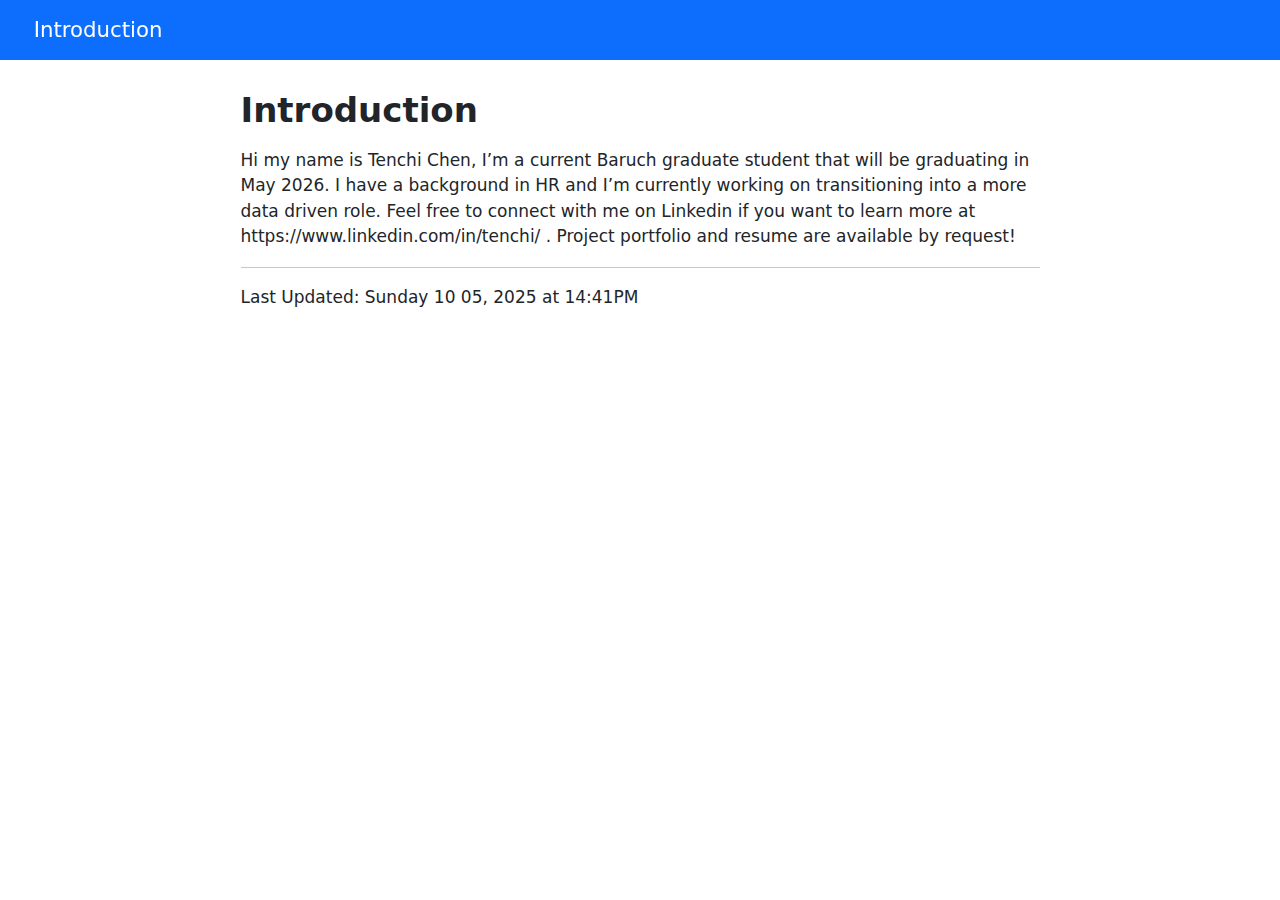
<file: docs/index.html>
<!DOCTYPE html>
<html xmlns="http://www.w3.org/1999/xhtml" lang="en" xml:lang="en"><head>

<meta charset="utf-8">
<meta name="generator" content="quarto-1.8.21">

<meta name="viewport" content="width=device-width, initial-scale=1.0, user-scalable=yes">


<title>Introduction</title>
<style>
code{white-space: pre-wrap;}
span.smallcaps{font-variant: small-caps;}
div.columns{display: flex; gap: min(4vw, 1.5em);}
div.column{flex: auto; overflow-x: auto;}
div.hanging-indent{margin-left: 1.5em; text-indent: -1.5em;}
ul.task-list{list-style: none;}
ul.task-list li input[type="checkbox"] {
  width: 0.8em;
  margin: 0 0.8em 0.2em -1em; /* quarto-specific, see https://github.com/quarto-dev/quarto-cli/issues/4556 */ 
  vertical-align: middle;
}
</style>


<script src="site_libs/quarto-nav/quarto-nav.js"></script>
<script src="site_libs/quarto-nav/headroom.min.js"></script>
<script src="site_libs/clipboard/clipboard.min.js"></script>
<script src="site_libs/quarto-search/autocomplete.umd.js"></script>
<script src="site_libs/quarto-search/fuse.min.js"></script>
<script src="site_libs/quarto-search/quarto-search.js"></script>
<meta name="quarto:offset" content="./">
<script src="site_libs/quarto-html/quarto.js" type="module"></script>
<script src="site_libs/quarto-html/tabsets/tabsets.js" type="module"></script>
<script src="site_libs/quarto-html/axe/axe-check.js" type="module"></script>
<script src="site_libs/quarto-html/popper.min.js"></script>
<script src="site_libs/quarto-html/tippy.umd.min.js"></script>
<script src="site_libs/quarto-html/anchor.min.js"></script>
<link href="site_libs/quarto-html/tippy.css" rel="stylesheet">
<link href="site_libs/quarto-html/quarto-syntax-highlighting-ea1d7ac60288e0f1efdbc993fd8432ae.css" rel="stylesheet" id="quarto-text-highlighting-styles">
<script src="site_libs/bootstrap/bootstrap.min.js"></script>
<link href="site_libs/bootstrap/bootstrap-icons.css" rel="stylesheet">
<link href="site_libs/bootstrap/bootstrap-dec27a635df3619fee3abd01ce5a42f4.min.css" rel="stylesheet" append-hash="true" id="quarto-bootstrap" data-mode="light">
<script id="quarto-search-options" type="application/json">{
  "location": "navbar",
  "copy-button": false,
  "collapse-after": 3,
  "panel-placement": "end",
  "type": "overlay",
  "limit": 50,
  "keyboard-shortcut": [
    "f",
    "/",
    "s"
  ],
  "show-item-context": false,
  "language": {
    "search-no-results-text": "No results",
    "search-matching-documents-text": "matching documents",
    "search-copy-link-title": "Copy link to search",
    "search-hide-matches-text": "Hide additional matches",
    "search-more-match-text": "more match in this document",
    "search-more-matches-text": "more matches in this document",
    "search-clear-button-title": "Clear",
    "search-text-placeholder": "",
    "search-detached-cancel-button-title": "Cancel",
    "search-submit-button-title": "Submit",
    "search-label": "Search"
  }
}</script>


</head>

<body class="nav-fixed fullcontent quarto-light">

<div id="quarto-search-results"></div>
  <header id="quarto-header" class="headroom fixed-top">
    <nav class="navbar navbar-expand-lg " data-bs-theme="dark">
      <div class="navbar-container container-fluid">
      <div class="navbar-brand-container mx-auto">
    <a href="./index.html" class="navbar-brand navbar-brand-logo">
    </a>
    <a class="navbar-brand" href="./index.html">
    <span class="navbar-title">Introduction</span>
    </a>
  </div>
        <div class="quarto-navbar-tools tools-end">
</div>
      </div> <!-- /container-fluid -->
    </nav>
</header>
<!-- content -->
<div id="quarto-content" class="quarto-container page-columns page-rows-contents page-layout-article page-navbar">
<!-- sidebar -->
<!-- margin-sidebar -->
    
<!-- main -->
<main class="content" id="quarto-document-content">

<header id="title-block-header" class="quarto-title-block default">
<div class="quarto-title">
<h1 class="title">Introduction</h1>
</div>



<div class="quarto-title-meta">

    
  
    
  </div>
  


</header>


<p>Hi my name is Tenchi Chen, I’m a current Baruch graduate student that will be graduating in May 2026. I have a background in HR and I’m currently working on transitioning into a more data driven role. Feel free to connect with me on Linkedin if you want to learn more at https://www.linkedin.com/in/tenchi/ . Project portfolio and resume are available by request!</p>
<hr>
<p>Last Updated: Sunday 10 05, 2025 at 14:41PM</p>



</main> <!-- /main -->
<script id="quarto-html-after-body" type="application/javascript">
  window.document.addEventListener("DOMContentLoaded", function (event) {
    const icon = "";
    const anchorJS = new window.AnchorJS();
    anchorJS.options = {
      placement: 'right',
      icon: icon
    };
    anchorJS.add('.anchored');
    const isCodeAnnotation = (el) => {
      for (const clz of el.classList) {
        if (clz.startsWith('code-annotation-')) {                     
          return true;
        }
      }
      return false;
    }
    const onCopySuccess = function(e) {
      // button target
      const button = e.trigger;
      // don't keep focus
      button.blur();
      // flash "checked"
      button.classList.add('code-copy-button-checked');
      var currentTitle = button.getAttribute("title");
      button.setAttribute("title", "Copied!");
      let tooltip;
      if (window.bootstrap) {
        button.setAttribute("data-bs-toggle", "tooltip");
        button.setAttribute("data-bs-placement", "left");
        button.setAttribute("data-bs-title", "Copied!");
        tooltip = new bootstrap.Tooltip(button, 
          { trigger: "manual", 
            customClass: "code-copy-button-tooltip",
            offset: [0, -8]});
        tooltip.show();    
      }
      setTimeout(function() {
        if (tooltip) {
          tooltip.hide();
          button.removeAttribute("data-bs-title");
          button.removeAttribute("data-bs-toggle");
          button.removeAttribute("data-bs-placement");
        }
        button.setAttribute("title", currentTitle);
        button.classList.remove('code-copy-button-checked');
      }, 1000);
      // clear code selection
      e.clearSelection();
    }
    const getTextToCopy = function(trigger) {
        const codeEl = trigger.previousElementSibling.cloneNode(true);
        for (const childEl of codeEl.children) {
          if (isCodeAnnotation(childEl)) {
            childEl.remove();
          }
        }
        return codeEl.innerText;
    }
    const clipboard = new window.ClipboardJS('.code-copy-button:not([data-in-quarto-modal])', {
      text: getTextToCopy
    });
    clipboard.on('success', onCopySuccess);
    if (window.document.getElementById('quarto-embedded-source-code-modal')) {
      const clipboardModal = new window.ClipboardJS('.code-copy-button[data-in-quarto-modal]', {
        text: getTextToCopy,
        container: window.document.getElementById('quarto-embedded-source-code-modal')
      });
      clipboardModal.on('success', onCopySuccess);
    }
      var localhostRegex = new RegExp(/^(?:http|https):\/\/localhost\:?[0-9]*\//);
      var mailtoRegex = new RegExp(/^mailto:/);
        var filterRegex = new RegExp("https:\/\/chentenchi\.github\.io\/STA9750-2025-FALL\/");
      var isInternal = (href) => {
          return filterRegex.test(href) || localhostRegex.test(href) || mailtoRegex.test(href);
      }
      // Inspect non-navigation links and adorn them if external
     var links = window.document.querySelectorAll('a[href]:not(.nav-link):not(.navbar-brand):not(.toc-action):not(.sidebar-link):not(.sidebar-item-toggle):not(.pagination-link):not(.no-external):not([aria-hidden]):not(.dropdown-item):not(.quarto-navigation-tool):not(.about-link)');
      for (var i=0; i<links.length; i++) {
        const link = links[i];
        if (!isInternal(link.href)) {
          // undo the damage that might have been done by quarto-nav.js in the case of
          // links that we want to consider external
          if (link.dataset.originalHref !== undefined) {
            link.href = link.dataset.originalHref;
          }
        }
      }
    function tippyHover(el, contentFn, onTriggerFn, onUntriggerFn) {
      const config = {
        allowHTML: true,
        maxWidth: 500,
        delay: 100,
        arrow: false,
        appendTo: function(el) {
            return el.parentElement;
        },
        interactive: true,
        interactiveBorder: 10,
        theme: 'quarto',
        placement: 'bottom-start',
      };
      if (contentFn) {
        config.content = contentFn;
      }
      if (onTriggerFn) {
        config.onTrigger = onTriggerFn;
      }
      if (onUntriggerFn) {
        config.onUntrigger = onUntriggerFn;
      }
      window.tippy(el, config); 
    }
    const noterefs = window.document.querySelectorAll('a[role="doc-noteref"]');
    for (var i=0; i<noterefs.length; i++) {
      const ref = noterefs[i];
      tippyHover(ref, function() {
        // use id or data attribute instead here
        let href = ref.getAttribute('data-footnote-href') || ref.getAttribute('href');
        try { href = new URL(href).hash; } catch {}
        const id = href.replace(/^#\/?/, "");
        const note = window.document.getElementById(id);
        if (note) {
          return note.innerHTML;
        } else {
          return "";
        }
      });
    }
    const xrefs = window.document.querySelectorAll('a.quarto-xref');
    const processXRef = (id, note) => {
      // Strip column container classes
      const stripColumnClz = (el) => {
        el.classList.remove("page-full", "page-columns");
        if (el.children) {
          for (const child of el.children) {
            stripColumnClz(child);
          }
        }
      }
      stripColumnClz(note)
      if (id === null || id.startsWith('sec-')) {
        // Special case sections, only their first couple elements
        const container = document.createElement("div");
        if (note.children && note.children.length > 2) {
          container.appendChild(note.children[0].cloneNode(true));
          for (let i = 1; i < note.children.length; i++) {
            const child = note.children[i];
            if (child.tagName === "P" && child.innerText === "") {
              continue;
            } else {
              container.appendChild(child.cloneNode(true));
              break;
            }
          }
          if (window.Quarto?.typesetMath) {
            window.Quarto.typesetMath(container);
          }
          return container.innerHTML
        } else {
          if (window.Quarto?.typesetMath) {
            window.Quarto.typesetMath(note);
          }
          return note.innerHTML;
        }
      } else {
        // Remove any anchor links if they are present
        const anchorLink = note.querySelector('a.anchorjs-link');
        if (anchorLink) {
          anchorLink.remove();
        }
        if (window.Quarto?.typesetMath) {
          window.Quarto.typesetMath(note);
        }
        if (note.classList.contains("callout")) {
          return note.outerHTML;
        } else {
          return note.innerHTML;
        }
      }
    }
    for (var i=0; i<xrefs.length; i++) {
      const xref = xrefs[i];
      tippyHover(xref, undefined, function(instance) {
        instance.disable();
        let url = xref.getAttribute('href');
        let hash = undefined; 
        if (url.startsWith('#')) {
          hash = url;
        } else {
          try { hash = new URL(url).hash; } catch {}
        }
        if (hash) {
          const id = hash.replace(/^#\/?/, "");
          const note = window.document.getElementById(id);
          if (note !== null) {
            try {
              const html = processXRef(id, note.cloneNode(true));
              instance.setContent(html);
            } finally {
              instance.enable();
              instance.show();
            }
          } else {
            // See if we can fetch this
            fetch(url.split('#')[0])
            .then(res => res.text())
            .then(html => {
              const parser = new DOMParser();
              const htmlDoc = parser.parseFromString(html, "text/html");
              const note = htmlDoc.getElementById(id);
              if (note !== null) {
                const html = processXRef(id, note);
                instance.setContent(html);
              } 
            }).finally(() => {
              instance.enable();
              instance.show();
            });
          }
        } else {
          // See if we can fetch a full url (with no hash to target)
          // This is a special case and we should probably do some content thinning / targeting
          fetch(url)
          .then(res => res.text())
          .then(html => {
            const parser = new DOMParser();
            const htmlDoc = parser.parseFromString(html, "text/html");
            const note = htmlDoc.querySelector('main.content');
            if (note !== null) {
              // This should only happen for chapter cross references
              // (since there is no id in the URL)
              // remove the first header
              if (note.children.length > 0 && note.children[0].tagName === "HEADER") {
                note.children[0].remove();
              }
              const html = processXRef(null, note);
              instance.setContent(html);
            } 
          }).finally(() => {
            instance.enable();
            instance.show();
          });
        }
      }, function(instance) {
      });
    }
        let selectedAnnoteEl;
        const selectorForAnnotation = ( cell, annotation) => {
          let cellAttr = 'data-code-cell="' + cell + '"';
          let lineAttr = 'data-code-annotation="' +  annotation + '"';
          const selector = 'span[' + cellAttr + '][' + lineAttr + ']';
          return selector;
        }
        const selectCodeLines = (annoteEl) => {
          const doc = window.document;
          const targetCell = annoteEl.getAttribute("data-target-cell");
          const targetAnnotation = annoteEl.getAttribute("data-target-annotation");
          const annoteSpan = window.document.querySelector(selectorForAnnotation(targetCell, targetAnnotation));
          const lines = annoteSpan.getAttribute("data-code-lines").split(",");
          const lineIds = lines.map((line) => {
            return targetCell + "-" + line;
          })
          let top = null;
          let height = null;
          let parent = null;
          if (lineIds.length > 0) {
              //compute the position of the single el (top and bottom and make a div)
              const el = window.document.getElementById(lineIds[0]);
              top = el.offsetTop;
              height = el.offsetHeight;
              parent = el.parentElement.parentElement;
            if (lineIds.length > 1) {
              const lastEl = window.document.getElementById(lineIds[lineIds.length - 1]);
              const bottom = lastEl.offsetTop + lastEl.offsetHeight;
              height = bottom - top;
            }
            if (top !== null && height !== null && parent !== null) {
              // cook up a div (if necessary) and position it 
              let div = window.document.getElementById("code-annotation-line-highlight");
              if (div === null) {
                div = window.document.createElement("div");
                div.setAttribute("id", "code-annotation-line-highlight");
                div.style.position = 'absolute';
                parent.appendChild(div);
              }
              div.style.top = top - 2 + "px";
              div.style.height = height + 4 + "px";
              div.style.left = 0;
              let gutterDiv = window.document.getElementById("code-annotation-line-highlight-gutter");
              if (gutterDiv === null) {
                gutterDiv = window.document.createElement("div");
                gutterDiv.setAttribute("id", "code-annotation-line-highlight-gutter");
                gutterDiv.style.position = 'absolute';
                const codeCell = window.document.getElementById(targetCell);
                const gutter = codeCell.querySelector('.code-annotation-gutter');
                gutter.appendChild(gutterDiv);
              }
              gutterDiv.style.top = top - 2 + "px";
              gutterDiv.style.height = height + 4 + "px";
            }
            selectedAnnoteEl = annoteEl;
          }
        };
        const unselectCodeLines = () => {
          const elementsIds = ["code-annotation-line-highlight", "code-annotation-line-highlight-gutter"];
          elementsIds.forEach((elId) => {
            const div = window.document.getElementById(elId);
            if (div) {
              div.remove();
            }
          });
          selectedAnnoteEl = undefined;
        };
          // Handle positioning of the toggle
      window.addEventListener(
        "resize",
        throttle(() => {
          elRect = undefined;
          if (selectedAnnoteEl) {
            selectCodeLines(selectedAnnoteEl);
          }
        }, 10)
      );
      function throttle(fn, ms) {
      let throttle = false;
      let timer;
        return (...args) => {
          if(!throttle) { // first call gets through
              fn.apply(this, args);
              throttle = true;
          } else { // all the others get throttled
              if(timer) clearTimeout(timer); // cancel #2
              timer = setTimeout(() => {
                fn.apply(this, args);
                timer = throttle = false;
              }, ms);
          }
        };
      }
        // Attach click handler to the DT
        const annoteDls = window.document.querySelectorAll('dt[data-target-cell]');
        for (const annoteDlNode of annoteDls) {
          annoteDlNode.addEventListener('click', (event) => {
            const clickedEl = event.target;
            if (clickedEl !== selectedAnnoteEl) {
              unselectCodeLines();
              const activeEl = window.document.querySelector('dt[data-target-cell].code-annotation-active');
              if (activeEl) {
                activeEl.classList.remove('code-annotation-active');
              }
              selectCodeLines(clickedEl);
              clickedEl.classList.add('code-annotation-active');
            } else {
              // Unselect the line
              unselectCodeLines();
              clickedEl.classList.remove('code-annotation-active');
            }
          });
        }
    const findCites = (el) => {
      const parentEl = el.parentElement;
      if (parentEl) {
        const cites = parentEl.dataset.cites;
        if (cites) {
          return {
            el,
            cites: cites.split(' ')
          };
        } else {
          return findCites(el.parentElement)
        }
      } else {
        return undefined;
      }
    };
    var bibliorefs = window.document.querySelectorAll('a[role="doc-biblioref"]');
    for (var i=0; i<bibliorefs.length; i++) {
      const ref = bibliorefs[i];
      const citeInfo = findCites(ref);
      if (citeInfo) {
        tippyHover(citeInfo.el, function() {
          var popup = window.document.createElement('div');
          citeInfo.cites.forEach(function(cite) {
            var citeDiv = window.document.createElement('div');
            citeDiv.classList.add('hanging-indent');
            citeDiv.classList.add('csl-entry');
            var biblioDiv = window.document.getElementById('ref-' + cite);
            if (biblioDiv) {
              citeDiv.innerHTML = biblioDiv.innerHTML;
            }
            popup.appendChild(citeDiv);
          });
          return popup.innerHTML;
        });
      }
    }
  });
  </script>
</div> <!-- /content -->




</body></html>
</file>
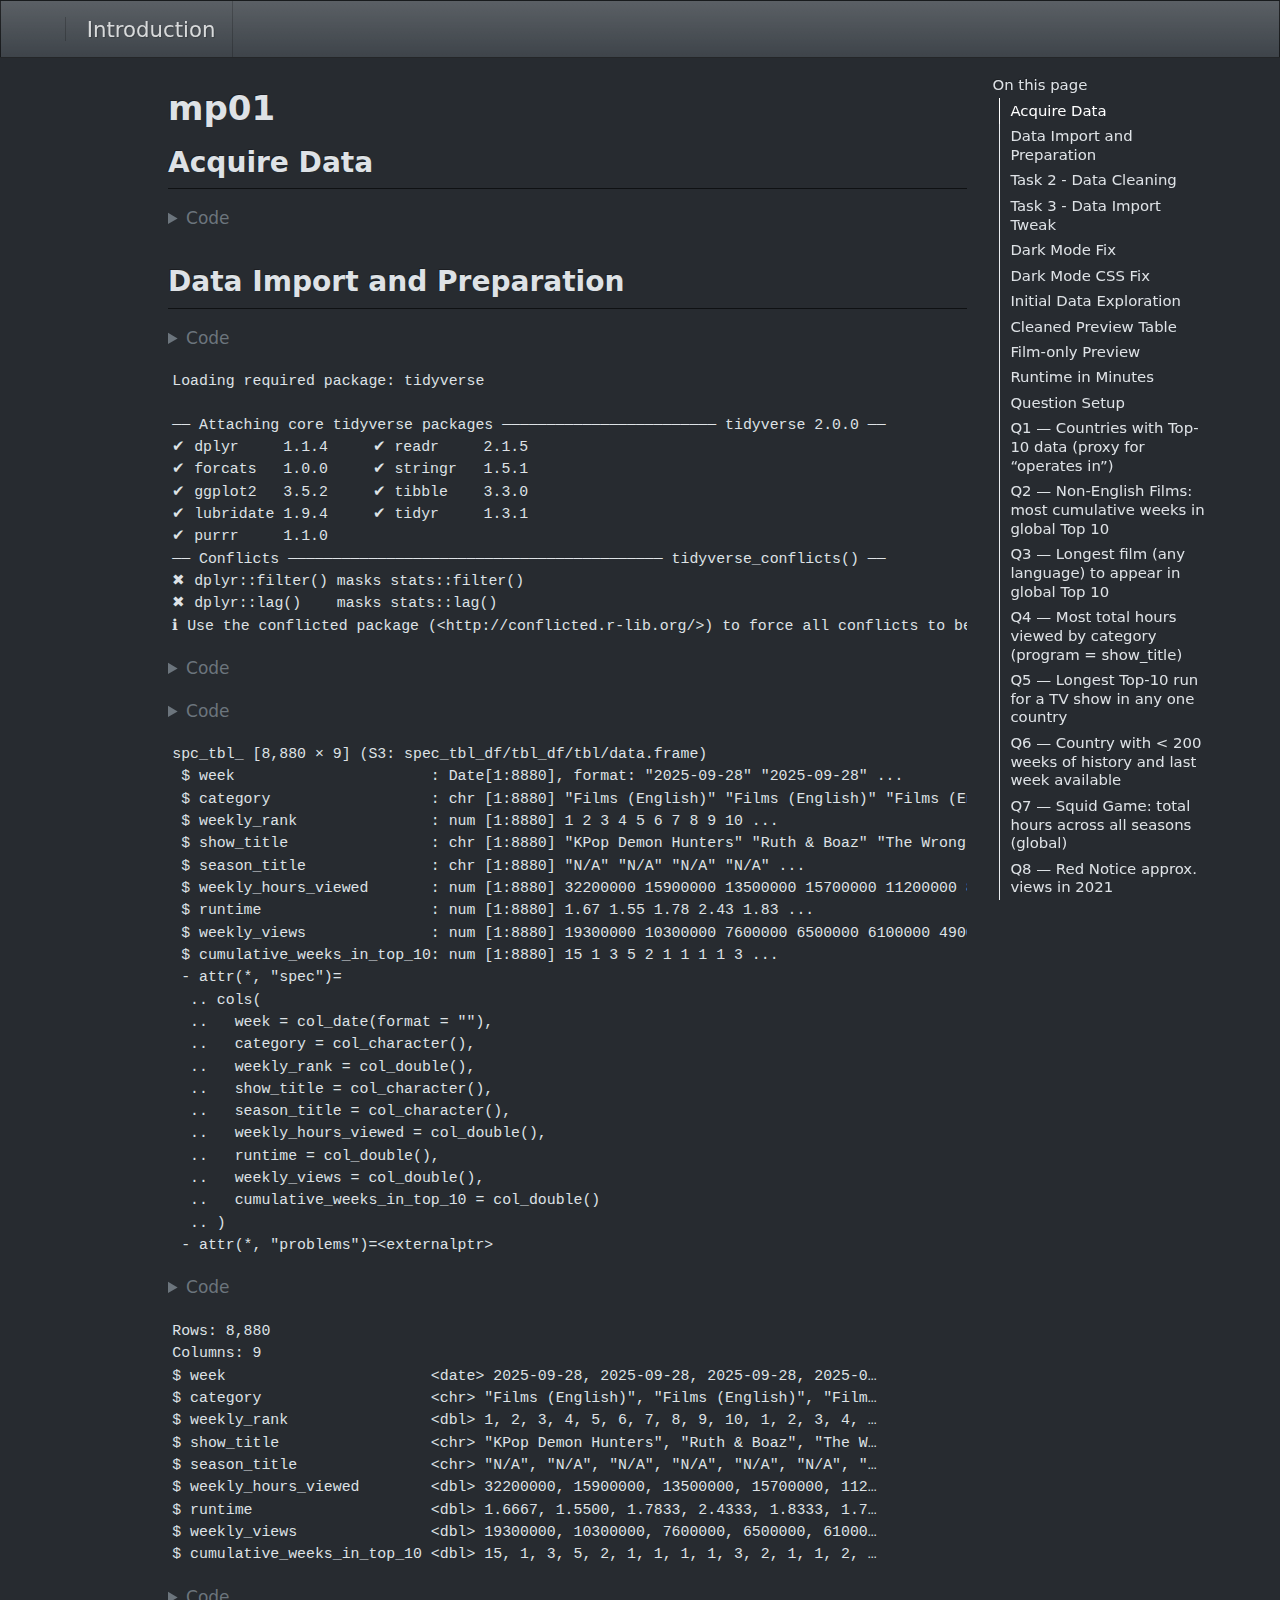
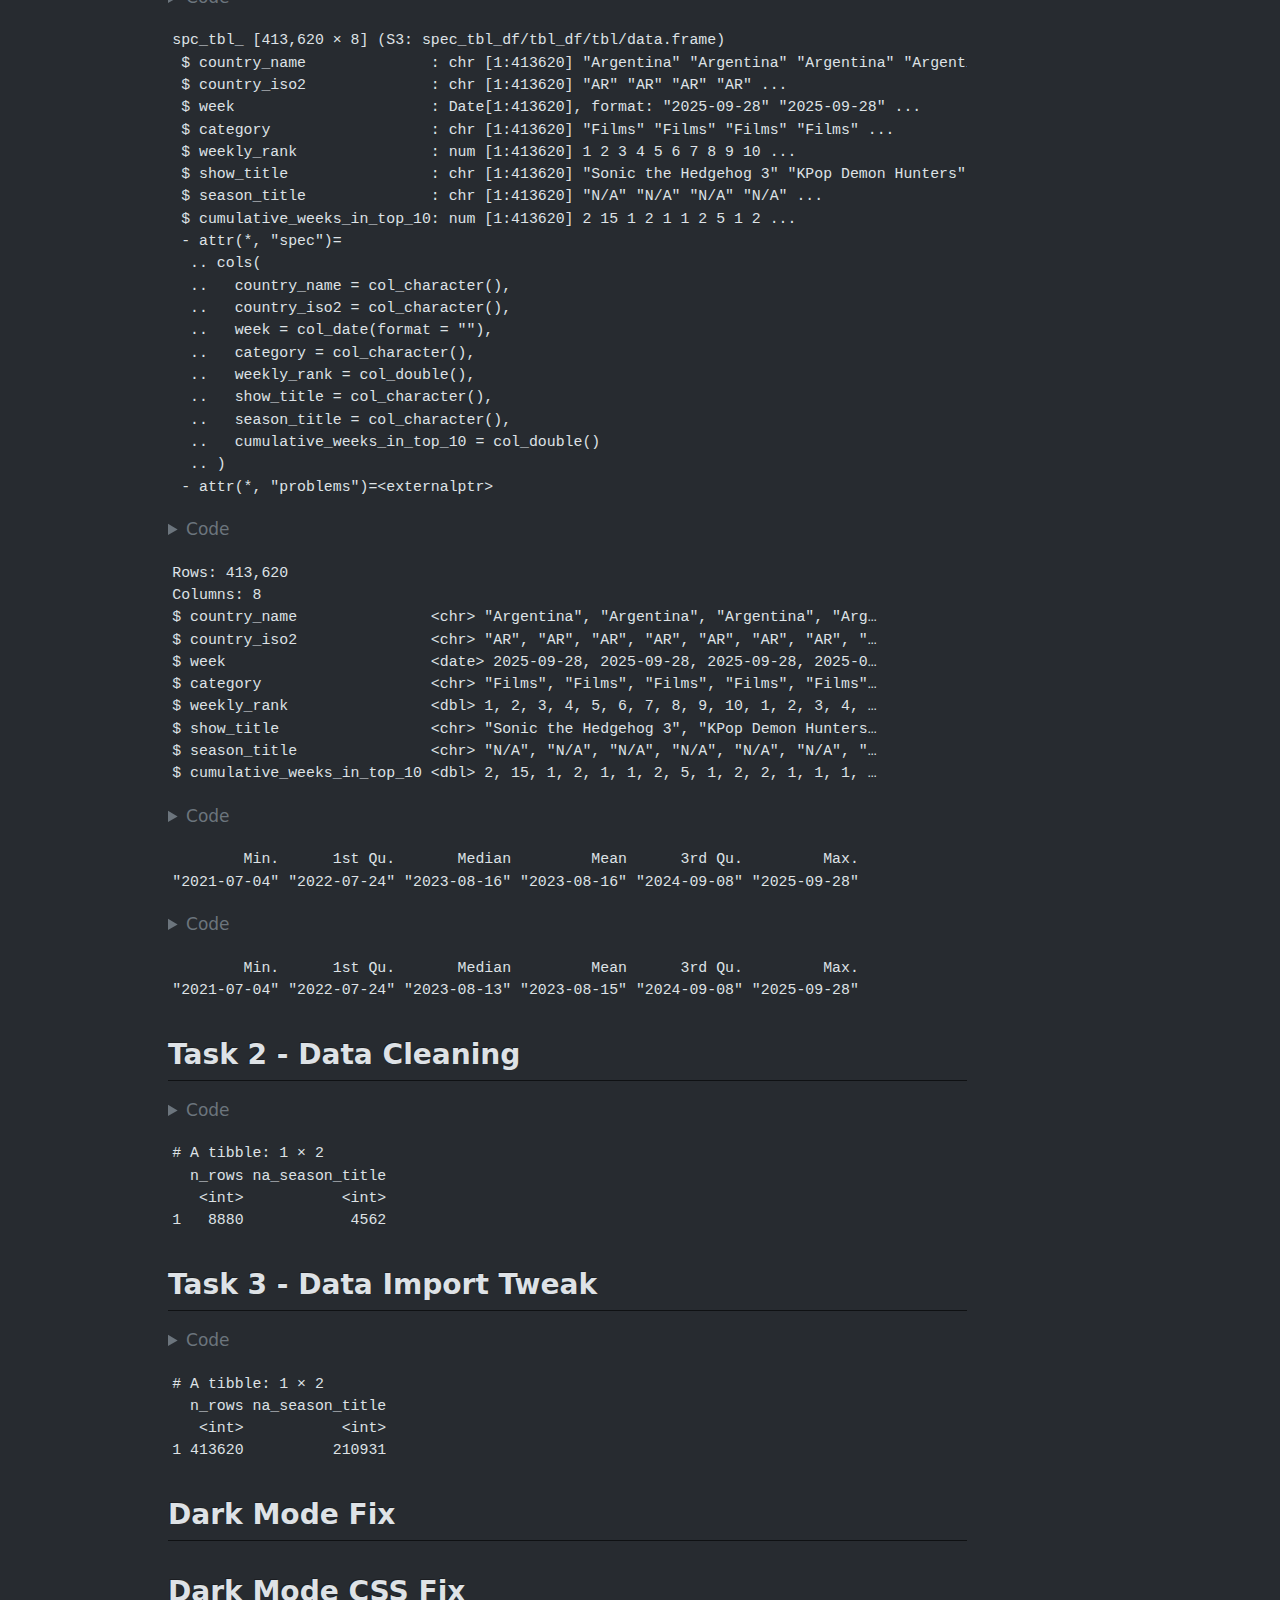
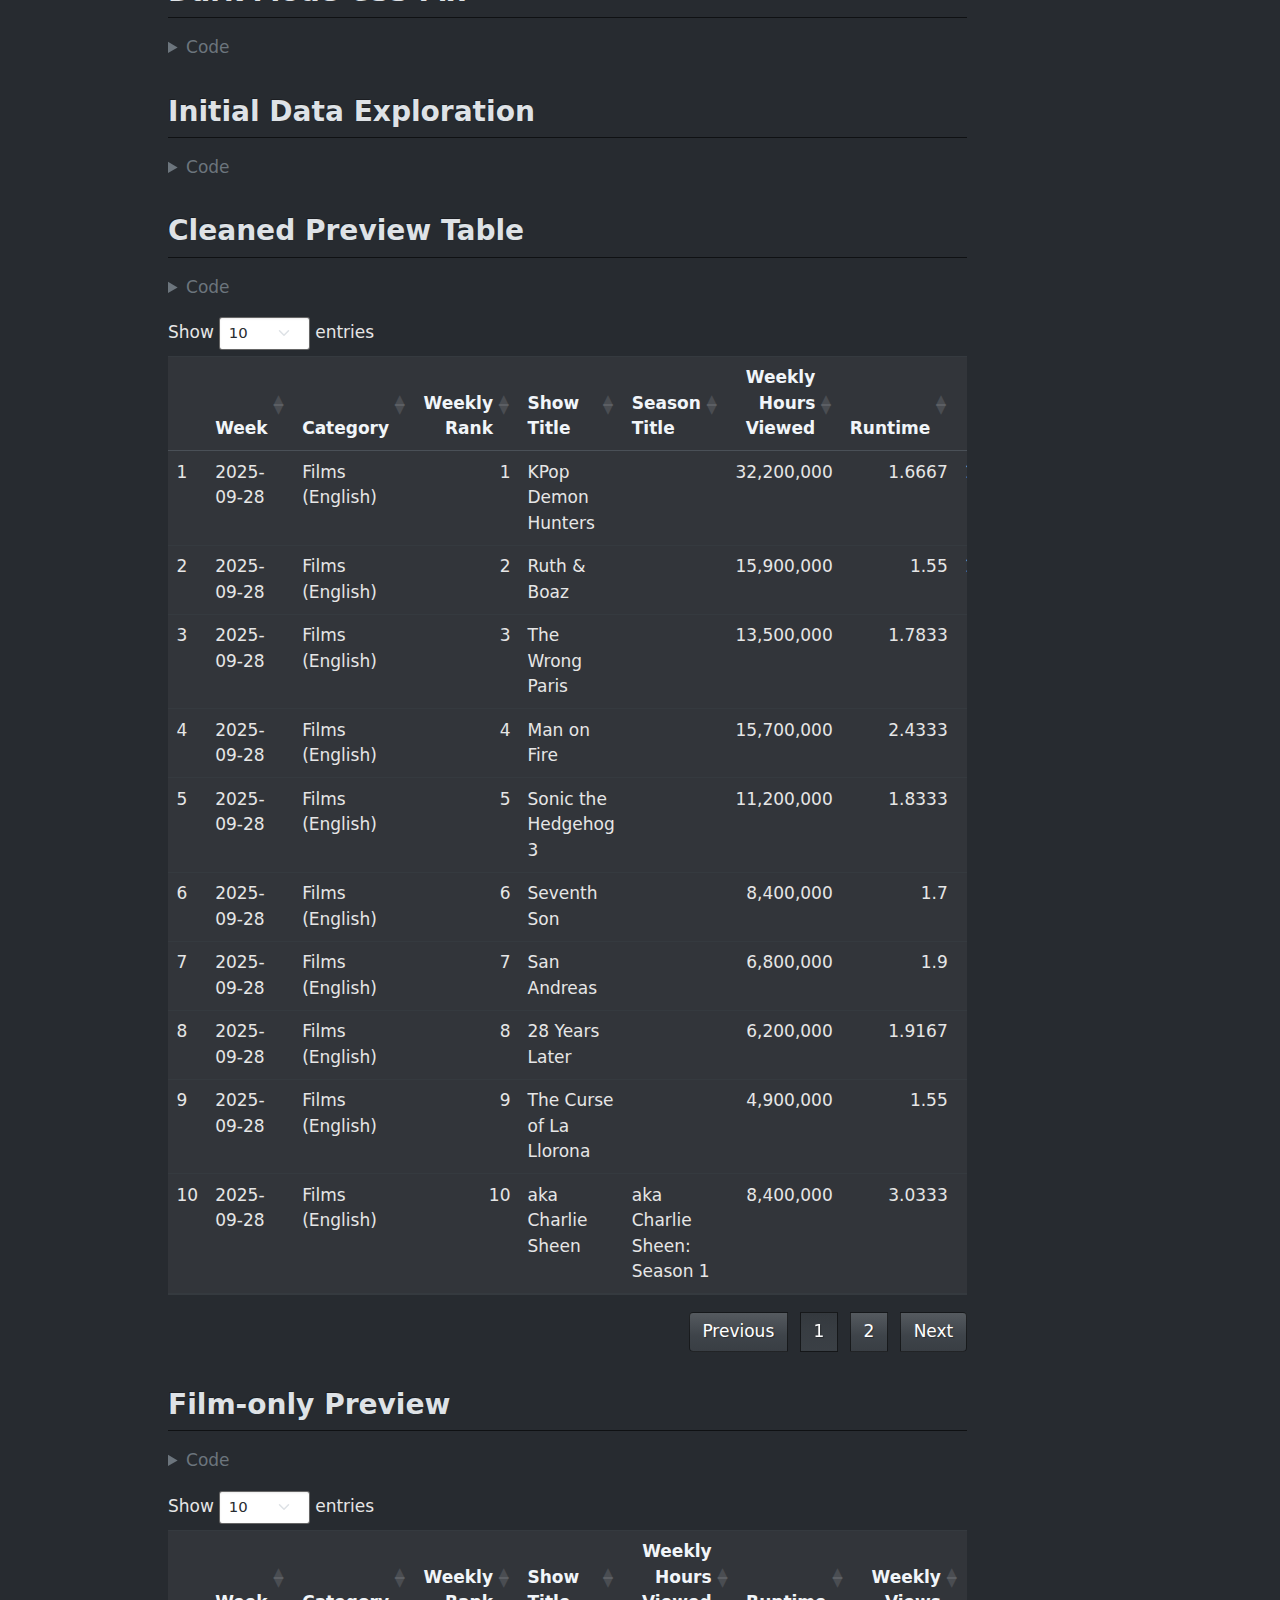
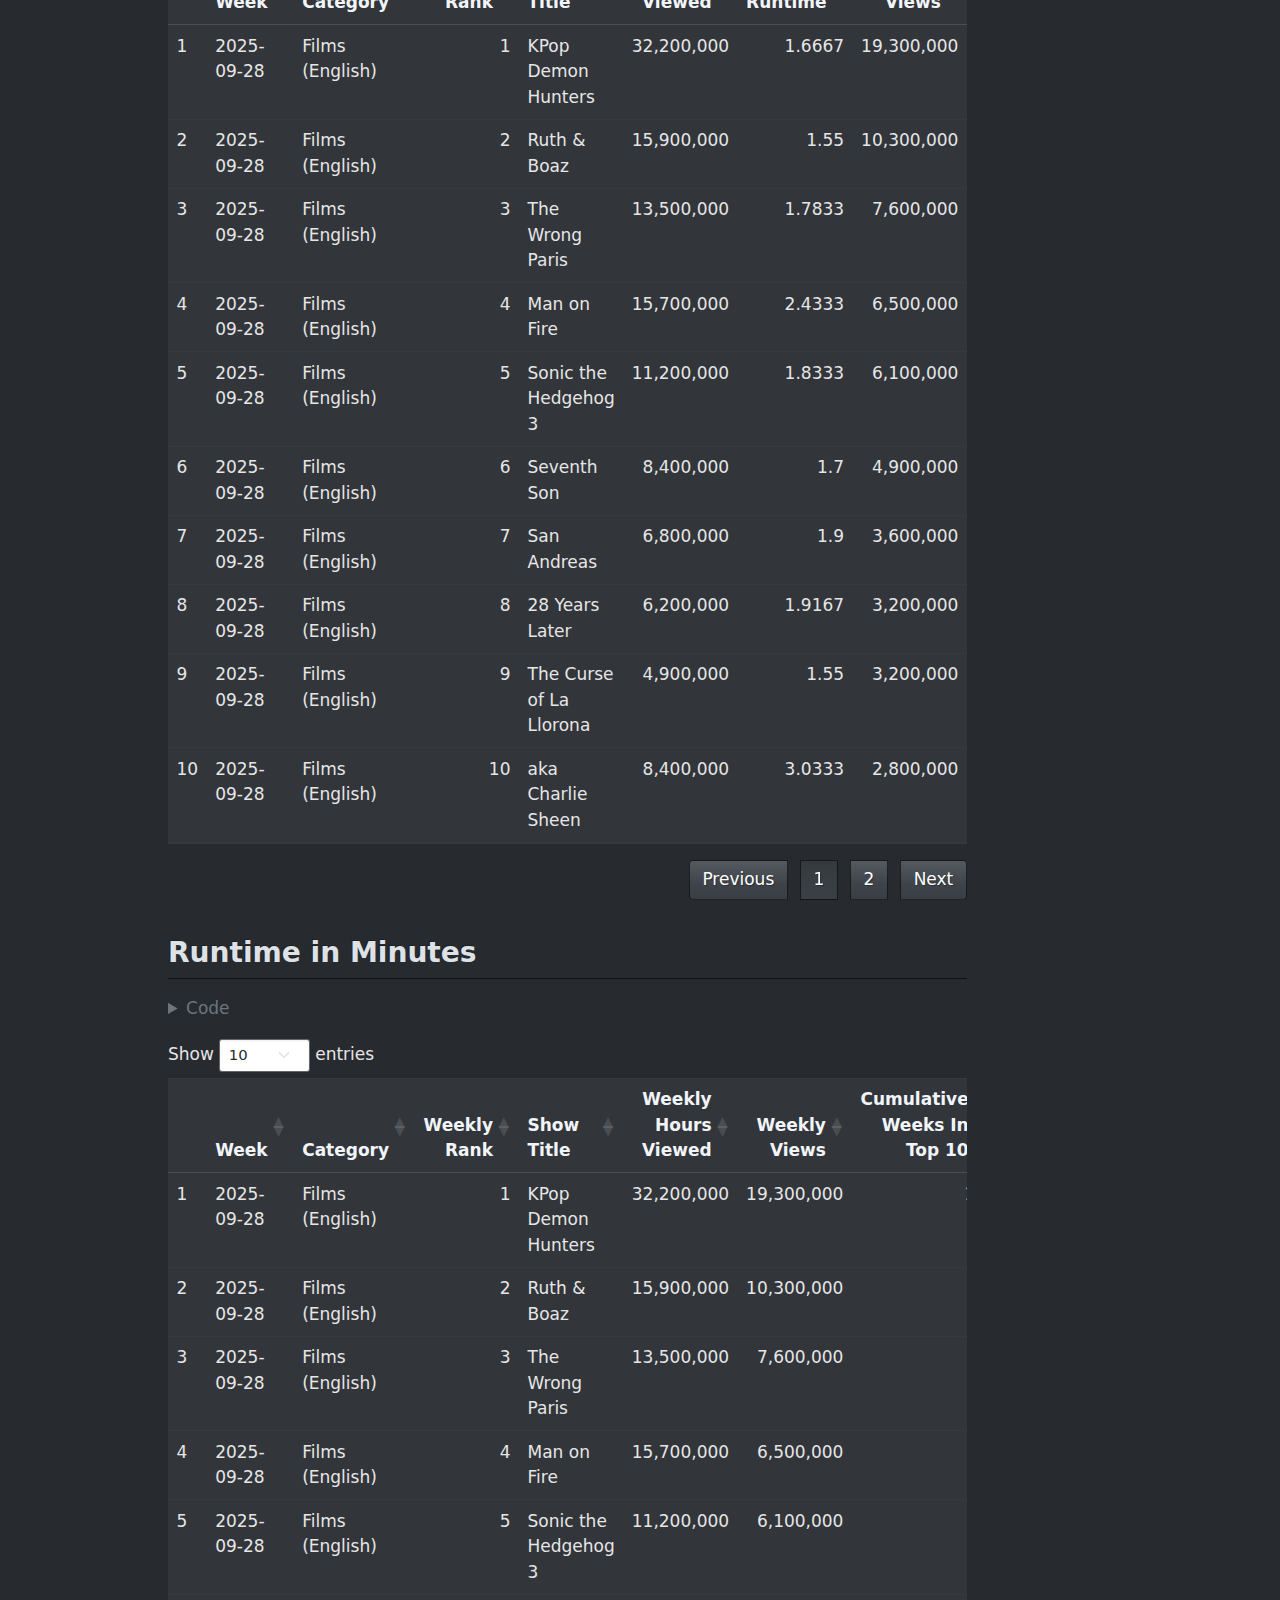
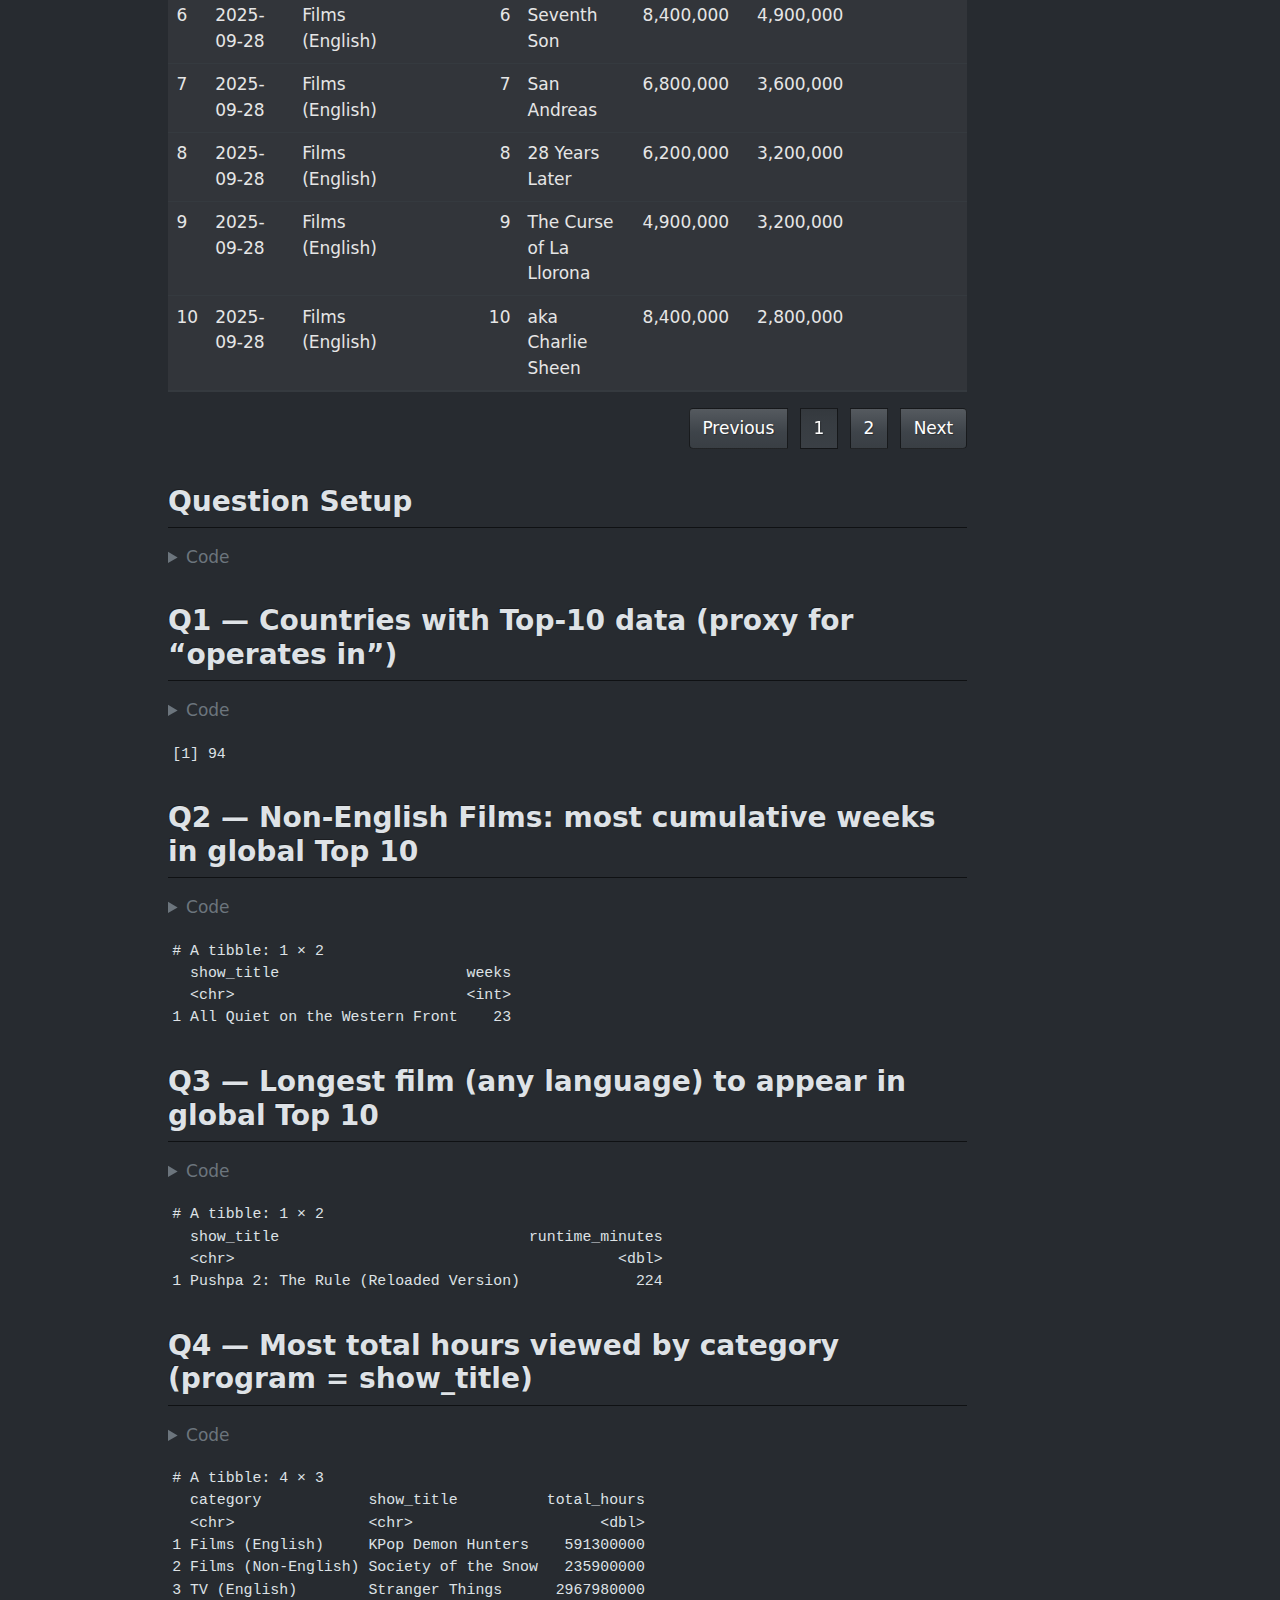
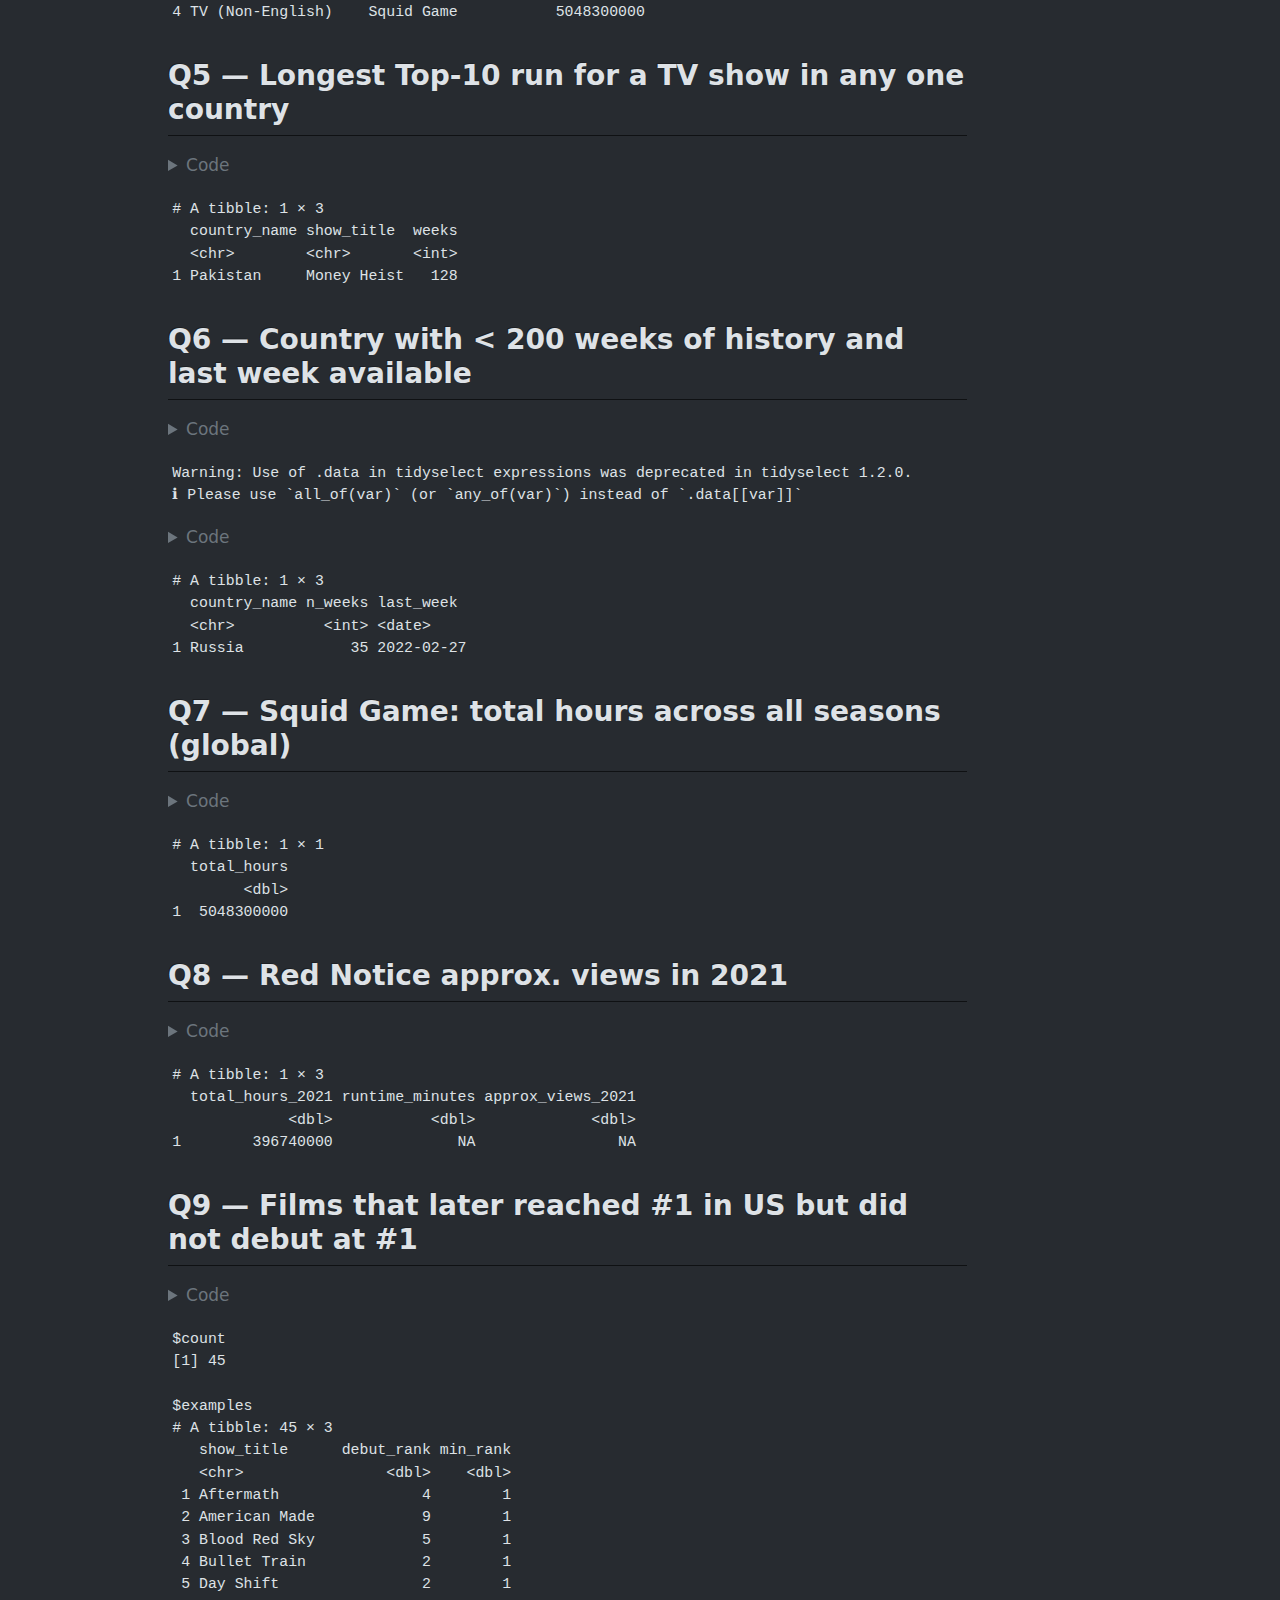
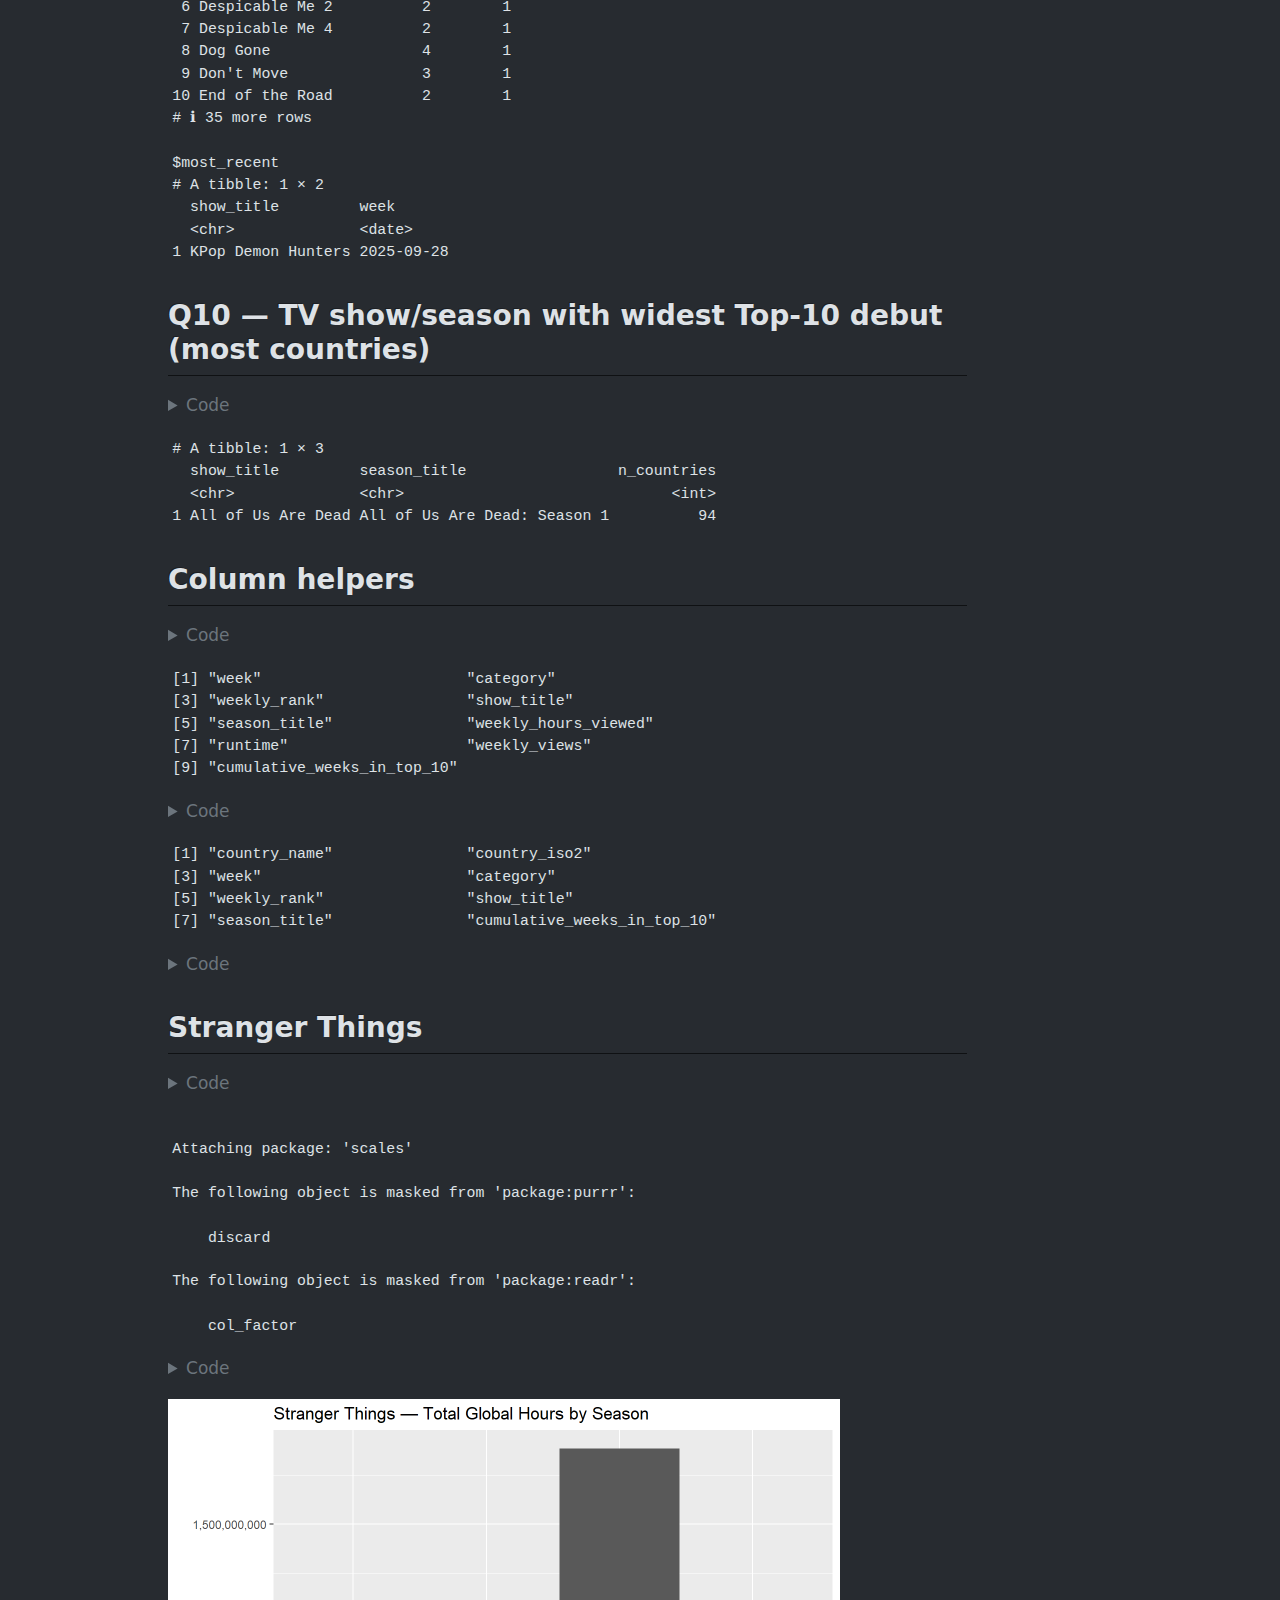
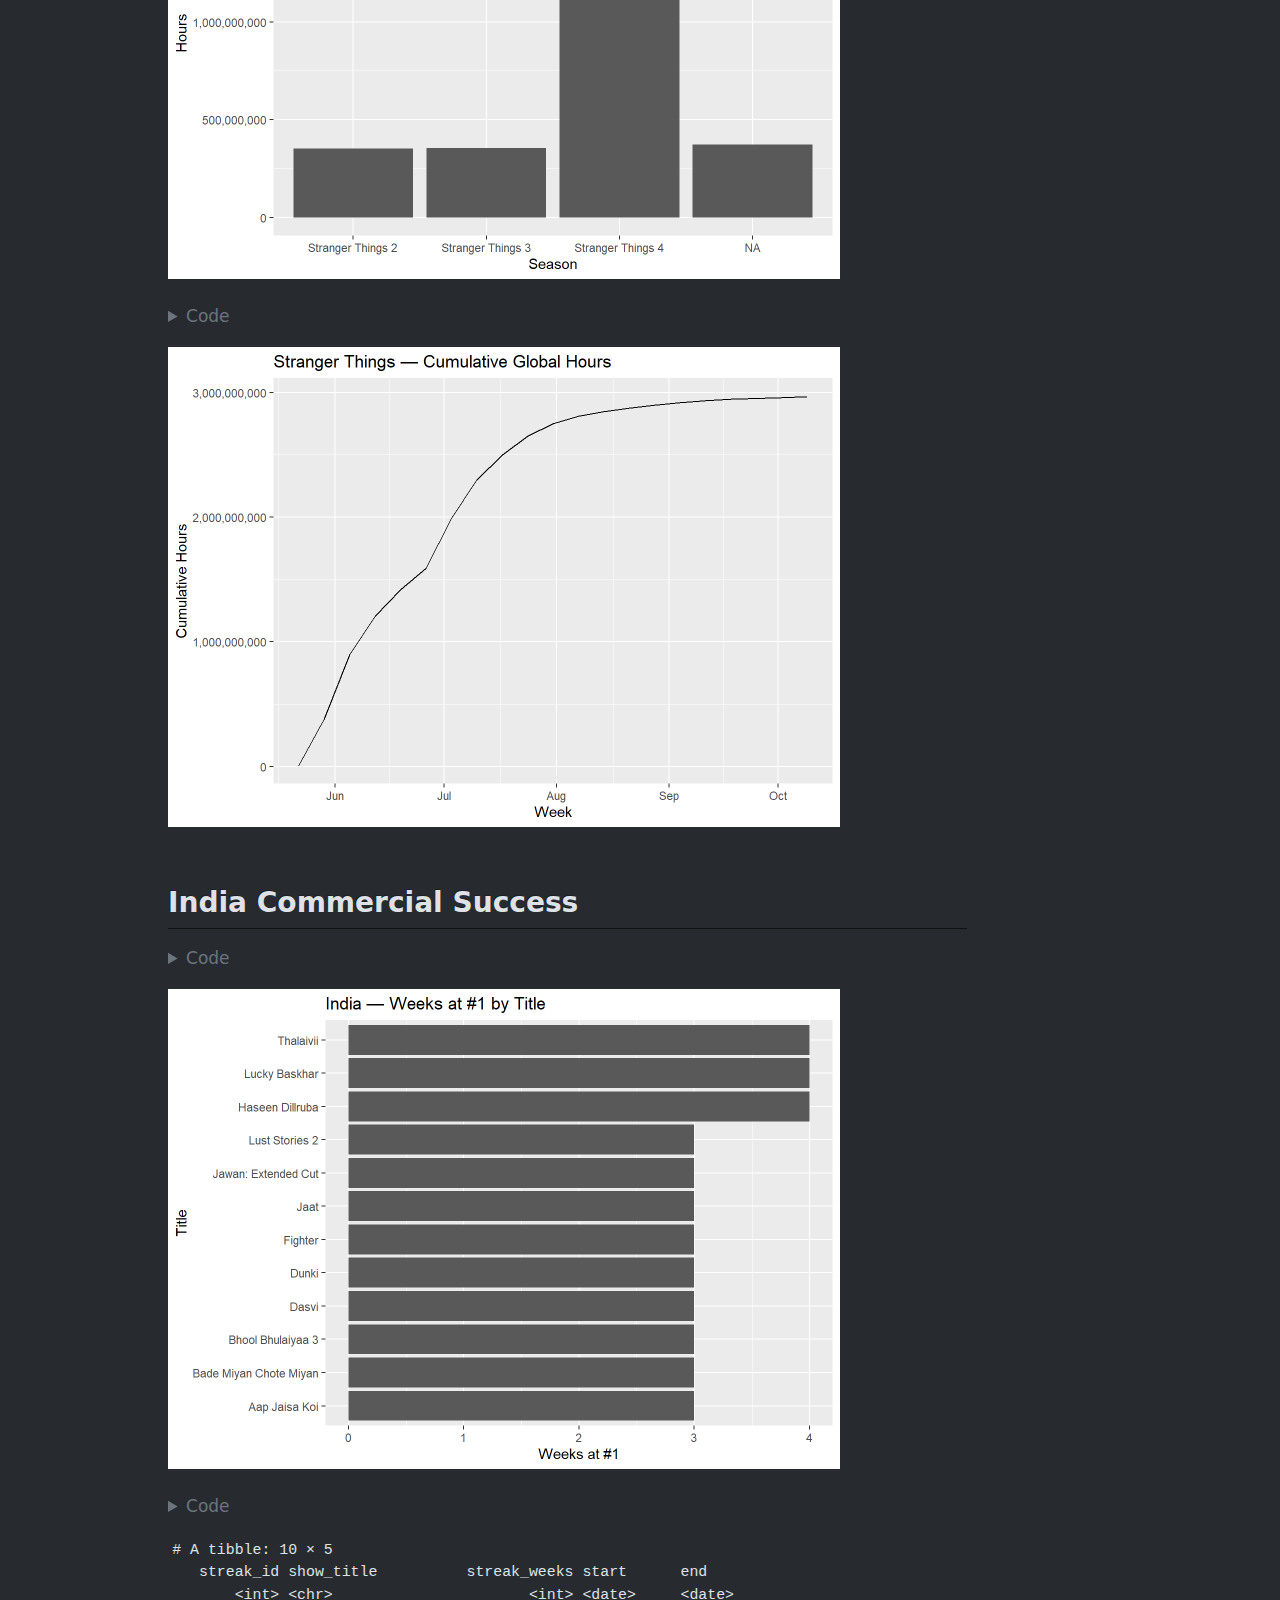
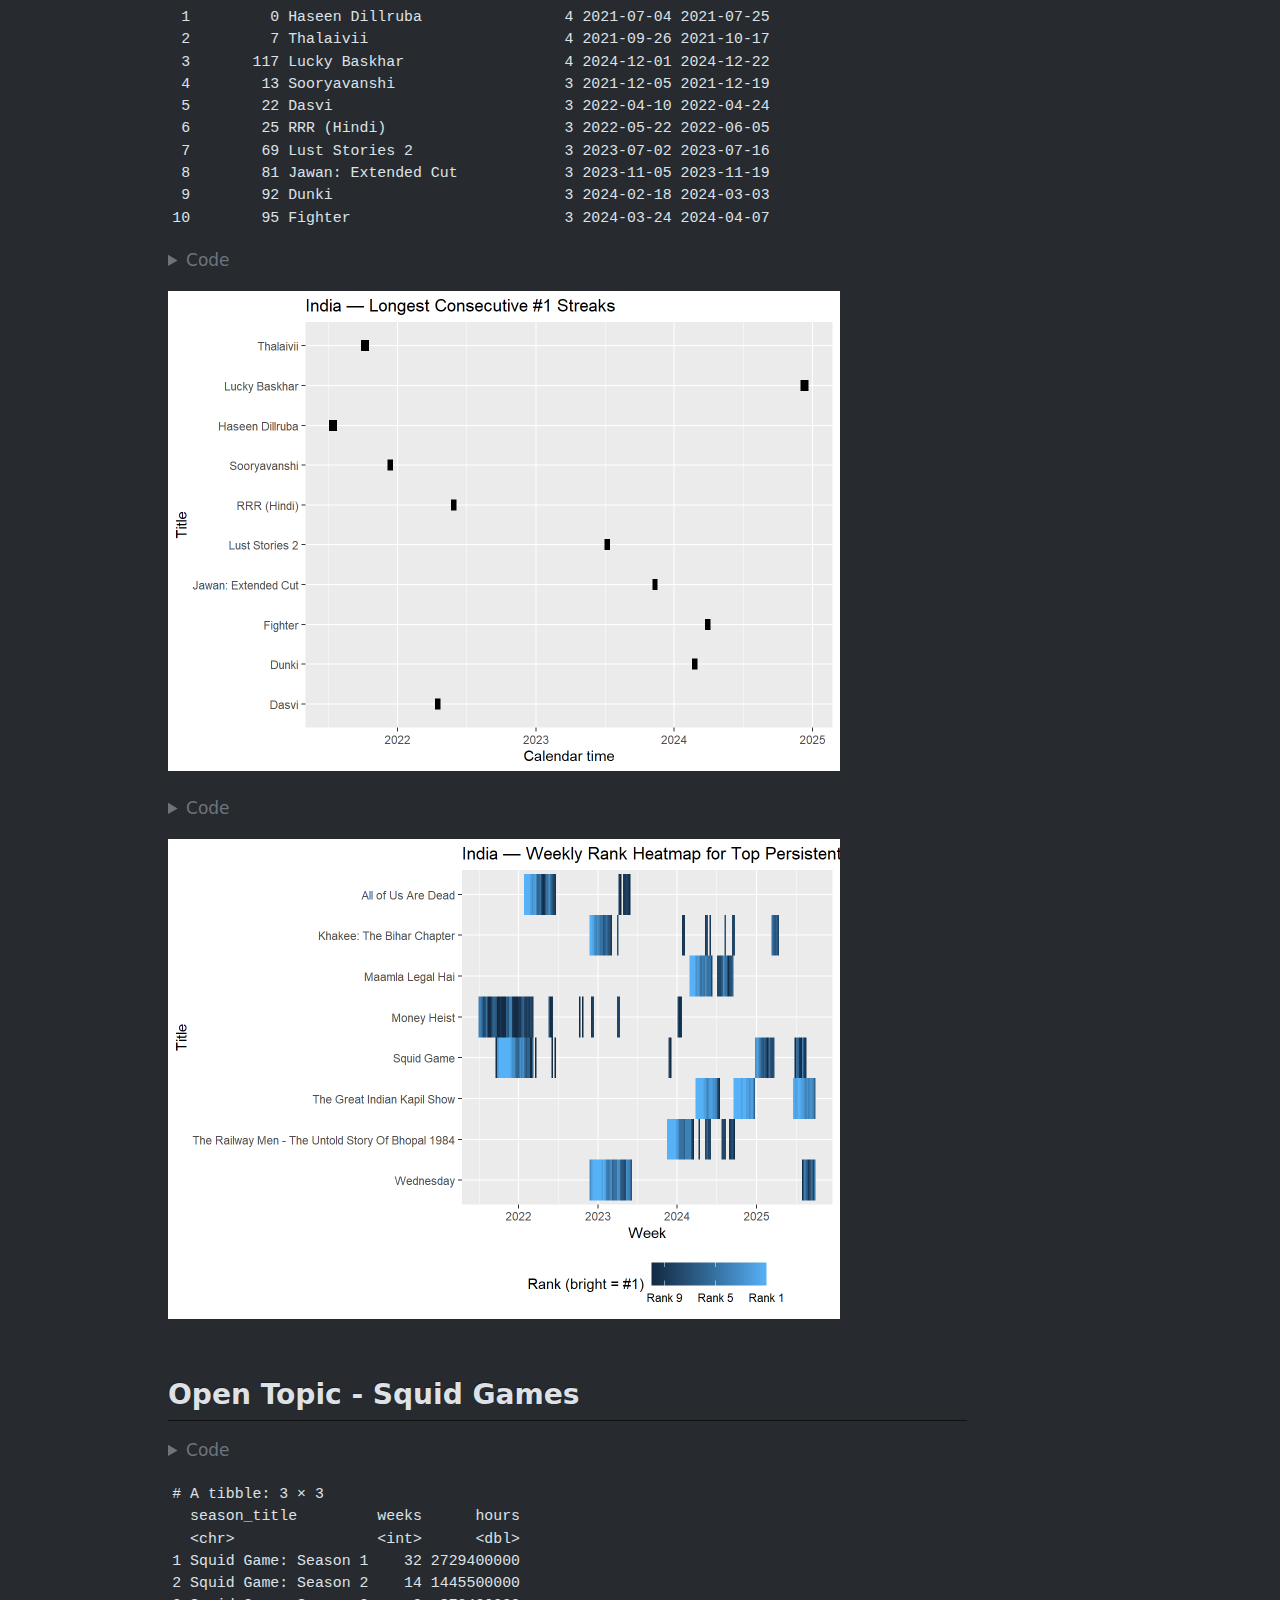
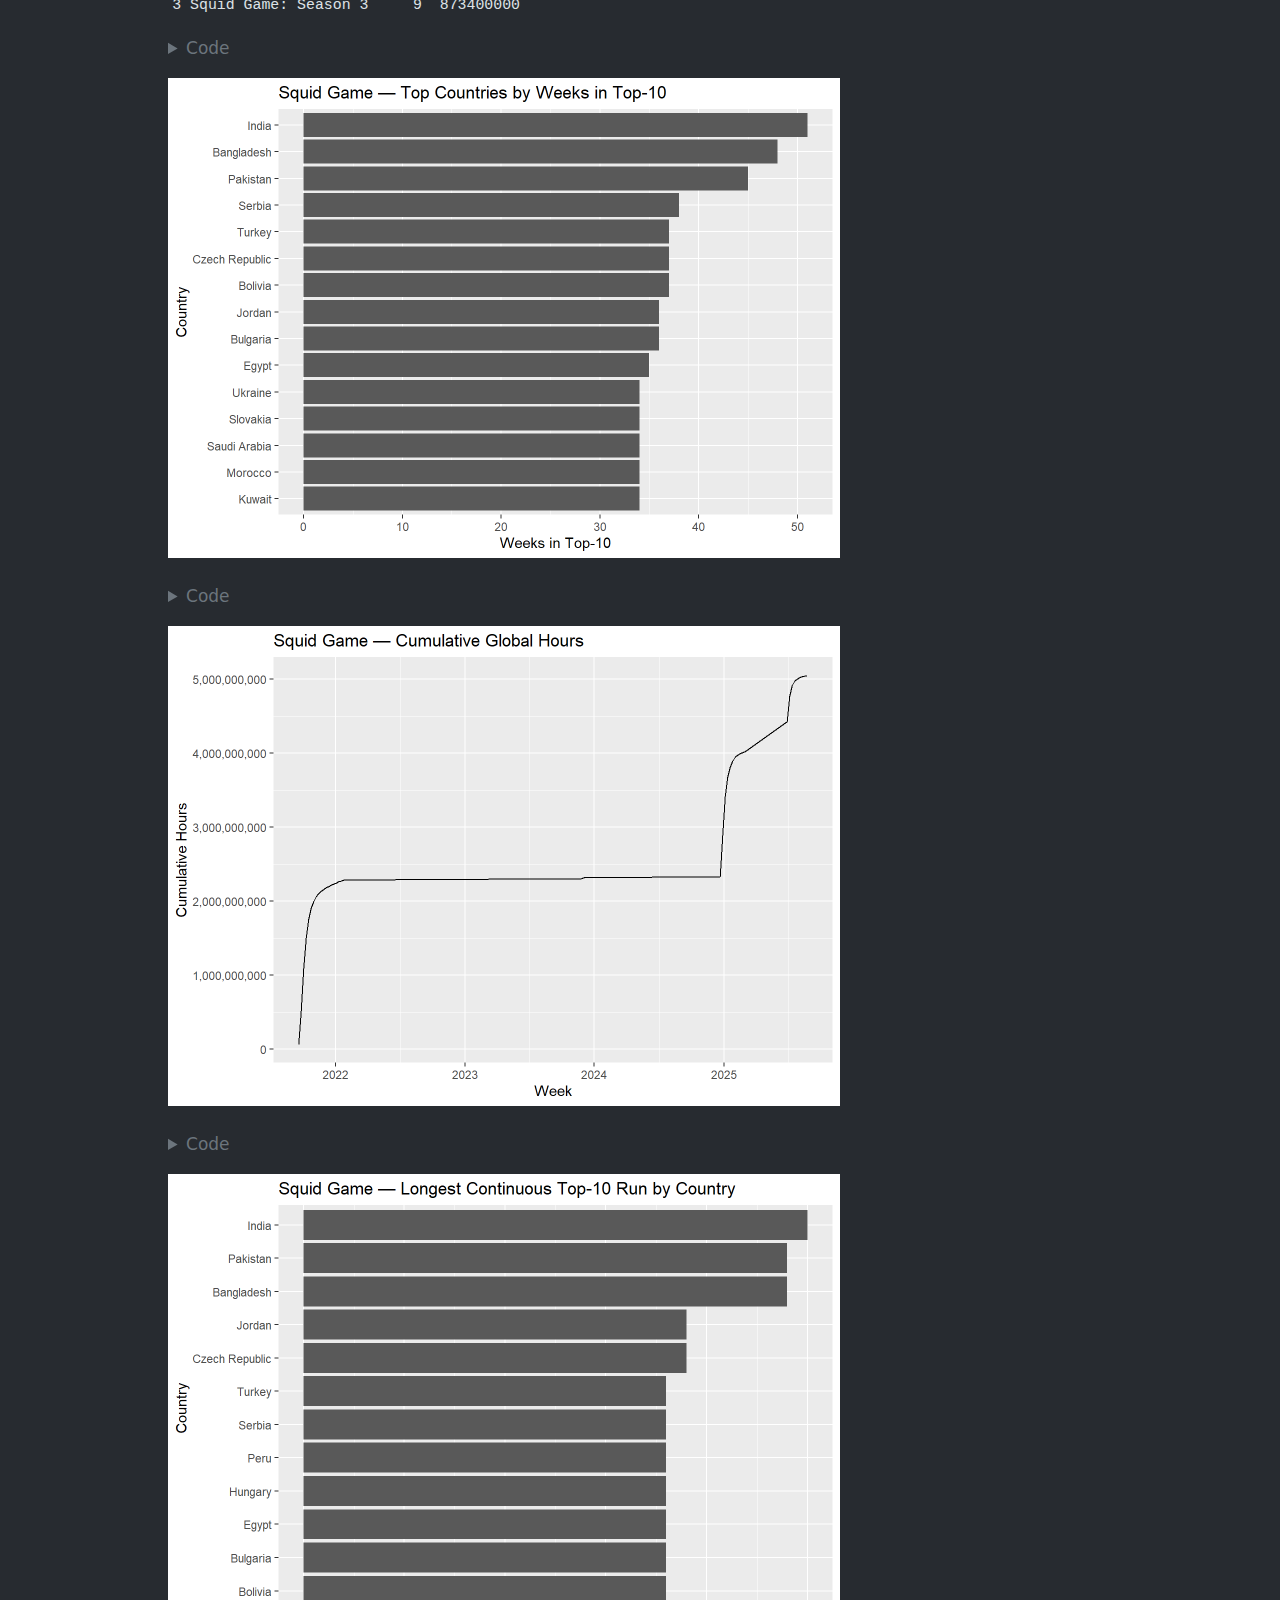
<file: docs/mp01.html>
<!DOCTYPE html>
<html xmlns="http://www.w3.org/1999/xhtml" lang="en" xml:lang="en"><head>

<meta charset="utf-8">
<meta name="generator" content="quarto-1.8.21">

<meta name="viewport" content="width=device-width, initial-scale=1.0, user-scalable=yes">


<title>mp01 – Introduction</title>
<style>
code{white-space: pre-wrap;}
span.smallcaps{font-variant: small-caps;}
div.columns{display: flex; gap: min(4vw, 1.5em);}
div.column{flex: auto; overflow-x: auto;}
div.hanging-indent{margin-left: 1.5em; text-indent: -1.5em;}
ul.task-list{list-style: none;}
ul.task-list li input[type="checkbox"] {
  width: 0.8em;
  margin: 0 0.8em 0.2em -1em; /* quarto-specific, see https://github.com/quarto-dev/quarto-cli/issues/4556 */ 
  vertical-align: middle;
}
/* CSS for syntax highlighting */
html { -webkit-text-size-adjust: 100%; }
pre > code.sourceCode { white-space: pre; position: relative; }
pre > code.sourceCode > span { display: inline-block; line-height: 1.25; }
pre > code.sourceCode > span:empty { height: 1.2em; }
.sourceCode { overflow: visible; }
code.sourceCode > span { color: inherit; text-decoration: inherit; }
div.sourceCode { margin: 1em 0; }
pre.sourceCode { margin: 0; }
@media screen {
div.sourceCode { overflow: auto; }
}
@media print {
pre > code.sourceCode { white-space: pre-wrap; }
pre > code.sourceCode > span { text-indent: -5em; padding-left: 5em; }
}
pre.numberSource code
  { counter-reset: source-line 0; }
pre.numberSource code > span
  { position: relative; left: -4em; counter-increment: source-line; }
pre.numberSource code > span > a:first-child::before
  { content: counter(source-line);
    position: relative; left: -1em; text-align: right; vertical-align: baseline;
    border: none; display: inline-block;
    -webkit-touch-callout: none; -webkit-user-select: none;
    -khtml-user-select: none; -moz-user-select: none;
    -ms-user-select: none; user-select: none;
    padding: 0 4px; width: 4em;
  }
pre.numberSource { margin-left: 3em;  padding-left: 4px; }
div.sourceCode
  {   }
@media screen {
pre > code.sourceCode > span > a:first-child::before { text-decoration: underline; }
}
</style>


<script src="site_libs/quarto-nav/quarto-nav.js"></script>
<script src="site_libs/quarto-nav/headroom.min.js"></script>
<script src="site_libs/clipboard/clipboard.min.js"></script>
<script src="site_libs/quarto-search/autocomplete.umd.js"></script>
<script src="site_libs/quarto-search/fuse.min.js"></script>
<script src="site_libs/quarto-search/quarto-search.js"></script>
<meta name="quarto:offset" content="./">
<script src="site_libs/quarto-html/quarto.js" type="module"></script>
<script src="site_libs/quarto-html/tabsets/tabsets.js" type="module"></script>
<script src="site_libs/quarto-html/axe/axe-check.js" type="module"></script>
<script src="site_libs/quarto-html/popper.min.js"></script>
<script src="site_libs/quarto-html/tippy.umd.min.js"></script>
<script src="site_libs/quarto-html/anchor.min.js"></script>
<link href="site_libs/quarto-html/tippy.css" rel="stylesheet">
<link href="site_libs/quarto-html/quarto-syntax-highlighting-dark-7e9717d9caa9b4d114d189eaeb260ada.css" rel="stylesheet" id="quarto-text-highlighting-styles">
<script src="site_libs/bootstrap/bootstrap.min.js"></script>
<link href="site_libs/bootstrap/bootstrap-icons.css" rel="stylesheet">
<link href="site_libs/bootstrap/bootstrap-0beff70ece8962be7af54e7b3e9a01c9.min.css" rel="stylesheet" append-hash="true" id="quarto-bootstrap" data-mode="dark">
<script id="quarto-search-options" type="application/json">{
  "location": "navbar",
  "copy-button": false,
  "collapse-after": 3,
  "panel-placement": "end",
  "type": "overlay",
  "limit": 50,
  "keyboard-shortcut": [
    "f",
    "/",
    "s"
  ],
  "show-item-context": false,
  "language": {
    "search-no-results-text": "No results",
    "search-matching-documents-text": "matching documents",
    "search-copy-link-title": "Copy link to search",
    "search-hide-matches-text": "Hide additional matches",
    "search-more-match-text": "more match in this document",
    "search-more-matches-text": "more matches in this document",
    "search-clear-button-title": "Clear",
    "search-text-placeholder": "",
    "search-detached-cancel-button-title": "Cancel",
    "search-submit-button-title": "Submit",
    "search-label": "Search"
  }
}</script>
<link href="site_libs/htmltools-fill-0.5.8.1/fill.css" rel="stylesheet">

<script src="site_libs/htmlwidgets-1.6.4/htmlwidgets.js"></script>

<link href="site_libs/datatables-css-0.0.0/datatables-crosstalk.css" rel="stylesheet">

<script src="site_libs/datatables-binding-0.34.0/datatables.js"></script>

<script src="site_libs/jquery-3.6.0/jquery-3.6.0.min.js"></script>

<link href="site_libs/dt-core-bootstrap5-1.13.6/css/dataTables.bootstrap5.min.css" rel="stylesheet">

<script src="site_libs/dt-core-bootstrap5-1.13.6/js/jquery.dataTables.min.js"></script>

<script src="site_libs/dt-core-bootstrap5-1.13.6/js/dataTables.bootstrap5.min.js"></script>

<link href="site_libs/crosstalk-1.2.2/css/crosstalk.min.css" rel="stylesheet">

<script src="site_libs/crosstalk-1.2.2/js/crosstalk.min.js"></script>



</head>

<body class="nav-fixed quarto-light">

<div id="quarto-search-results"></div>
  <header id="quarto-header" class="headroom fixed-top">
    <nav class="navbar navbar-expand-lg " data-bs-theme="dark">
      <div class="navbar-container container-fluid">
      <div class="navbar-brand-container mx-auto">
    <a href="./index.html" class="navbar-brand navbar-brand-logo">
    </a>
    <a class="navbar-brand" href="./index.html">
    <span class="navbar-title">Introduction</span>
    </a>
  </div>
        <div class="quarto-navbar-tools tools-end">
</div>
      </div> <!-- /container-fluid -->
    </nav>
</header>
<!-- content -->
<div id="quarto-content" class="quarto-container page-columns page-rows-contents page-layout-article page-navbar">
<!-- sidebar -->
<!-- margin-sidebar -->
    <div id="quarto-margin-sidebar" class="sidebar margin-sidebar">
        <nav id="TOC" role="doc-toc" class="toc-active">
    <h2 id="toc-title">On this page</h2>
   
  <ul>
  <li><a href="#acquire-data" id="toc-acquire-data" class="nav-link active" data-scroll-target="#acquire-data">Acquire Data</a></li>
  <li><a href="#data-import-and-preparation" id="toc-data-import-and-preparation" class="nav-link" data-scroll-target="#data-import-and-preparation">Data Import and Preparation</a></li>
  <li><a href="#task-2---data-cleaning" id="toc-task-2---data-cleaning" class="nav-link" data-scroll-target="#task-2---data-cleaning">Task 2 - Data Cleaning</a></li>
  <li><a href="#task-3---data-import-tweak" id="toc-task-3---data-import-tweak" class="nav-link" data-scroll-target="#task-3---data-import-tweak">Task 3 - Data Import Tweak</a></li>
  <li><a href="#dark-mode-fix" id="toc-dark-mode-fix" class="nav-link" data-scroll-target="#dark-mode-fix">Dark Mode Fix</a></li>
  <li><a href="#dark-mode-css-fix" id="toc-dark-mode-css-fix" class="nav-link" data-scroll-target="#dark-mode-css-fix">Dark Mode CSS Fix</a></li>
  <li><a href="#initial-data-exploration" id="toc-initial-data-exploration" class="nav-link" data-scroll-target="#initial-data-exploration">Initial Data Exploration</a></li>
  <li><a href="#cleaned-preview-table" id="toc-cleaned-preview-table" class="nav-link" data-scroll-target="#cleaned-preview-table">Cleaned Preview Table</a></li>
  <li><a href="#film-only-preview" id="toc-film-only-preview" class="nav-link" data-scroll-target="#film-only-preview">Film-only Preview</a></li>
  <li><a href="#runtime-in-minutes" id="toc-runtime-in-minutes" class="nav-link" data-scroll-target="#runtime-in-minutes">Runtime in Minutes</a></li>
  <li><a href="#question-setup" id="toc-question-setup" class="nav-link" data-scroll-target="#question-setup">Question Setup</a></li>
  <li><a href="#q1-countries-with-top-10-data-proxy-for-operates-in" id="toc-q1-countries-with-top-10-data-proxy-for-operates-in" class="nav-link" data-scroll-target="#q1-countries-with-top-10-data-proxy-for-operates-in">Q1 — Countries with Top-10 data (proxy for “operates in”)</a></li>
  <li><a href="#q2-non-english-films-most-cumulative-weeks-in-global-top-10" id="toc-q2-non-english-films-most-cumulative-weeks-in-global-top-10" class="nav-link" data-scroll-target="#q2-non-english-films-most-cumulative-weeks-in-global-top-10">Q2 — Non-English Films: most cumulative weeks in global Top 10</a></li>
  <li><a href="#q3-longest-film-any-language-to-appear-in-global-top-10" id="toc-q3-longest-film-any-language-to-appear-in-global-top-10" class="nav-link" data-scroll-target="#q3-longest-film-any-language-to-appear-in-global-top-10">Q3 — Longest film (any language) to appear in global Top 10</a></li>
  <li><a href="#q4-most-total-hours-viewed-by-category-program-show_title" id="toc-q4-most-total-hours-viewed-by-category-program-show_title" class="nav-link" data-scroll-target="#q4-most-total-hours-viewed-by-category-program-show_title">Q4 — Most total hours viewed by category (program = show_title)</a></li>
  <li><a href="#q5-longest-top-10-run-for-a-tv-show-in-any-one-country" id="toc-q5-longest-top-10-run-for-a-tv-show-in-any-one-country" class="nav-link" data-scroll-target="#q5-longest-top-10-run-for-a-tv-show-in-any-one-country">Q5 — Longest Top-10 run for a TV show in any one country</a></li>
  <li><a href="#q6-country-with-200-weeks-of-history-and-last-week-available" id="toc-q6-country-with-200-weeks-of-history-and-last-week-available" class="nav-link" data-scroll-target="#q6-country-with-200-weeks-of-history-and-last-week-available">Q6 — Country with &lt; 200 weeks of history and last week available</a></li>
  <li><a href="#q7-squid-game-total-hours-across-all-seasons-global" id="toc-q7-squid-game-total-hours-across-all-seasons-global" class="nav-link" data-scroll-target="#q7-squid-game-total-hours-across-all-seasons-global">Q7 — Squid Game: total hours across all seasons (global)</a></li>
  <li><a href="#q8-red-notice-approx.-views-in-2021" id="toc-q8-red-notice-approx.-views-in-2021" class="nav-link" data-scroll-target="#q8-red-notice-approx.-views-in-2021">Q8 — Red Notice approx. views in 2021</a></li>
  <li><a href="#q9-films-that-later-reached-1-in-us-but-did-not-debut-at-1" id="toc-q9-films-that-later-reached-1-in-us-but-did-not-debut-at-1" class="nav-link" data-scroll-target="#q9-films-that-later-reached-1-in-us-but-did-not-debut-at-1">Q9 — Films that later reached #1 in US but did not debut at #1</a></li>
  <li><a href="#q10-tv-showseason-with-widest-top-10-debut-most-countries" id="toc-q10-tv-showseason-with-widest-top-10-debut-most-countries" class="nav-link" data-scroll-target="#q10-tv-showseason-with-widest-top-10-debut-most-countries">Q10 — TV show/season with widest Top-10 debut (most countries)</a></li>
  <li><a href="#column-helpers" id="toc-column-helpers" class="nav-link" data-scroll-target="#column-helpers">Column helpers</a></li>
  <li><a href="#stranger-things" id="toc-stranger-things" class="nav-link" data-scroll-target="#stranger-things">Stranger Things</a></li>
  <li><a href="#india-commercial-success" id="toc-india-commercial-success" class="nav-link" data-scroll-target="#india-commercial-success">India Commercial Success</a></li>
  <li><a href="#open-topic---squid-games" id="toc-open-topic---squid-games" class="nav-link" data-scroll-target="#open-topic---squid-games">Open Topic - Squid Games</a></li>
  <li><a href="#stranger-things-paragraph-helper" id="toc-stranger-things-paragraph-helper" class="nav-link" data-scroll-target="#stranger-things-paragraph-helper">Stranger Things Paragraph Helper</a></li>
  <li><a href="#stranger-things-press-release" id="toc-stranger-things-press-release" class="nav-link" data-scroll-target="#stranger-things-press-release">Stranger Things Press Release</a></li>
  <li><a href="#india-paragraph-helper" id="toc-india-paragraph-helper" class="nav-link" data-scroll-target="#india-paragraph-helper">India Paragraph Helper</a></li>
  <li><a href="#press-release-2-commercial-success-in-india" id="toc-press-release-2-commercial-success-in-india" class="nav-link" data-scroll-target="#press-release-2-commercial-success-in-india">Press Release 2 — Commercial Success in India</a></li>
  <li><a href="#squid-games-paragraph-helper" id="toc-squid-games-paragraph-helper" class="nav-link" data-scroll-target="#squid-games-paragraph-helper">Squid Games Paragraph Helper</a>
  <ul class="collapse">
  <li><a href="#press-release-3-squid-game-extends-its-global-dominance" id="toc-press-release-3-squid-game-extends-its-global-dominance" class="nav-link" data-scroll-target="#press-release-3-squid-game-extends-its-global-dominance">Press Release 3 — Squid Game extends its global dominance</a></li>
  </ul></li>
  </ul>
</nav>
    </div>
<!-- main -->
<main class="content" id="quarto-document-content">

<header id="title-block-header" class="quarto-title-block default">
<div class="quarto-title">
<h1 class="title">mp01</h1>
</div>



<div class="quarto-title-meta">

    
  
    
  </div>
  


</header>


<section id="acquire-data" class="level2">
<h2 class="anchored" data-anchor-id="acquire-data">Acquire Data</h2>
<div class="cell">
<details class="code-fold">
<summary>Code</summary>
<div class="code-copy-outer-scaffold"><div class="sourceCode cell-code" id="cb1"><pre class="sourceCode r code-with-copy"><code class="sourceCode r"><span id="cb1-1"><a href="#cb1-1" aria-hidden="true" tabindex="-1"></a><span class="co"># (Starter code — unchanged)</span></span>
<span id="cb1-2"><a href="#cb1-2" aria-hidden="true" tabindex="-1"></a><span class="cf">if</span>(<span class="sc">!</span><span class="fu">dir.exists</span>(<span class="fu">file.path</span>(<span class="st">"data"</span>, <span class="st">"mp01"</span>))){</span>
<span id="cb1-3"><a href="#cb1-3" aria-hidden="true" tabindex="-1"></a>    <span class="fu">dir.create</span>(<span class="fu">file.path</span>(<span class="st">"data"</span>, <span class="st">"mp01"</span>), <span class="at">showWarnings=</span><span class="cn">FALSE</span>, <span class="at">recursive=</span><span class="cn">TRUE</span>)</span>
<span id="cb1-4"><a href="#cb1-4" aria-hidden="true" tabindex="-1"></a>}</span>
<span id="cb1-5"><a href="#cb1-5" aria-hidden="true" tabindex="-1"></a></span>
<span id="cb1-6"><a href="#cb1-6" aria-hidden="true" tabindex="-1"></a>GLOBAL_TOP_10_FILENAME <span class="ot">&lt;-</span> <span class="fu">file.path</span>(<span class="st">"data"</span>, <span class="st">"mp01"</span>, <span class="st">"global_top10_alltime.csv"</span>)</span>
<span id="cb1-7"><a href="#cb1-7" aria-hidden="true" tabindex="-1"></a></span>
<span id="cb1-8"><a href="#cb1-8" aria-hidden="true" tabindex="-1"></a><span class="cf">if</span>(<span class="sc">!</span><span class="fu">file.exists</span>(GLOBAL_TOP_10_FILENAME)){</span>
<span id="cb1-9"><a href="#cb1-9" aria-hidden="true" tabindex="-1"></a>    <span class="fu">download.file</span>(<span class="st">"https://www.netflix.com/tudum/top10/data/all-weeks-global.tsv"</span>, </span>
<span id="cb1-10"><a href="#cb1-10" aria-hidden="true" tabindex="-1"></a>                  <span class="at">destfile=</span>GLOBAL_TOP_10_FILENAME)</span>
<span id="cb1-11"><a href="#cb1-11" aria-hidden="true" tabindex="-1"></a>}</span>
<span id="cb1-12"><a href="#cb1-12" aria-hidden="true" tabindex="-1"></a></span>
<span id="cb1-13"><a href="#cb1-13" aria-hidden="true" tabindex="-1"></a>COUNTRY_TOP_10_FILENAME <span class="ot">&lt;-</span> <span class="fu">file.path</span>(<span class="st">"data"</span>, <span class="st">"mp01"</span>, <span class="st">"country_top10_alltime.csv"</span>)</span>
<span id="cb1-14"><a href="#cb1-14" aria-hidden="true" tabindex="-1"></a></span>
<span id="cb1-15"><a href="#cb1-15" aria-hidden="true" tabindex="-1"></a><span class="cf">if</span>(<span class="sc">!</span><span class="fu">file.exists</span>(COUNTRY_TOP_10_FILENAME)){</span>
<span id="cb1-16"><a href="#cb1-16" aria-hidden="true" tabindex="-1"></a>    <span class="fu">download.file</span>(<span class="st">"https://www.netflix.com/tudum/top10/data/all-weeks-countries.tsv"</span>, </span>
<span id="cb1-17"><a href="#cb1-17" aria-hidden="true" tabindex="-1"></a>                  <span class="at">destfile=</span>COUNTRY_TOP_10_FILENAME)</span>
<span id="cb1-18"><a href="#cb1-18" aria-hidden="true" tabindex="-1"></a>}</span></code></pre></div><button title="Copy to Clipboard" class="code-copy-button"><i class="bi"></i></button></div>
</details>
</div>
</section>
<section id="data-import-and-preparation" class="level2">
<h2 class="anchored" data-anchor-id="data-import-and-preparation">Data Import and Preparation</h2>
<div class="cell">
<details class="code-fold">
<summary>Code</summary>
<div class="code-copy-outer-scaffold"><div class="sourceCode cell-code" id="cb2"><pre class="sourceCode r code-with-copy"><code class="sourceCode r"><span id="cb2-1"><a href="#cb2-1" aria-hidden="true" tabindex="-1"></a><span class="cf">if</span> (<span class="sc">!</span><span class="fu">require</span>(<span class="st">"tidyverse"</span>)) <span class="fu">install.packages</span>(<span class="st">"tidyverse"</span>)</span></code></pre></div><button title="Copy to Clipboard" class="code-copy-button"><i class="bi"></i></button></div>
</details>
<div class="cell-output cell-output-stderr">
<pre><code>Loading required package: tidyverse</code></pre>
</div>
<div class="cell-output cell-output-stderr">
<pre><code>── Attaching core tidyverse packages ──────────────────────── tidyverse 2.0.0 ──
✔ dplyr     1.1.4     ✔ readr     2.1.5
✔ forcats   1.0.0     ✔ stringr   1.5.1
✔ ggplot2   3.5.2     ✔ tibble    3.3.0
✔ lubridate 1.9.4     ✔ tidyr     1.3.1
✔ purrr     1.1.0     
── Conflicts ────────────────────────────────────────── tidyverse_conflicts() ──
✖ dplyr::filter() masks stats::filter()
✖ dplyr::lag()    masks stats::lag()
ℹ Use the conflicted package (&lt;http://conflicted.r-lib.org/&gt;) to force all conflicts to become errors</code></pre>
</div>
<details class="code-fold">
<summary>Code</summary>
<div class="code-copy-outer-scaffold"><div class="sourceCode cell-code" id="cb5"><pre class="sourceCode r code-with-copy"><code class="sourceCode r"><span id="cb5-1"><a href="#cb5-1" aria-hidden="true" tabindex="-1"></a><span class="fu">library</span>(readr)</span>
<span id="cb5-2"><a href="#cb5-2" aria-hidden="true" tabindex="-1"></a><span class="fu">library</span>(dplyr)</span></code></pre></div><button title="Copy to Clipboard" class="code-copy-button"><i class="bi"></i></button></div>
</details>
</div>
<div class="cell">
<details class="code-fold">
<summary>Code</summary>
<div class="code-copy-outer-scaffold"><div class="sourceCode cell-code" id="cb6"><pre class="sourceCode r code-with-copy"><code class="sourceCode r"><span id="cb6-1"><a href="#cb6-1" aria-hidden="true" tabindex="-1"></a>GLOBAL_TOP_10  <span class="ot">&lt;-</span> <span class="fu">read_tsv</span>(GLOBAL_TOP_10_FILENAME, <span class="at">show_col_types =</span> <span class="cn">FALSE</span>)</span>
<span id="cb6-2"><a href="#cb6-2" aria-hidden="true" tabindex="-1"></a>COUNTRY_TOP_10 <span class="ot">&lt;-</span> <span class="fu">read_tsv</span>(COUNTRY_TOP_10_FILENAME, <span class="at">show_col_types =</span> <span class="cn">FALSE</span>)</span>
<span id="cb6-3"><a href="#cb6-3" aria-hidden="true" tabindex="-1"></a></span>
<span id="cb6-4"><a href="#cb6-4" aria-hidden="true" tabindex="-1"></a><span class="fu">str</span>(GLOBAL_TOP_10)</span></code></pre></div><button title="Copy to Clipboard" class="code-copy-button"><i class="bi"></i></button></div>
</details>
<div class="cell-output cell-output-stdout">
<pre><code>spc_tbl_ [8,880 × 9] (S3: spec_tbl_df/tbl_df/tbl/data.frame)
 $ week                      : Date[1:8880], format: "2025-09-28" "2025-09-28" ...
 $ category                  : chr [1:8880] "Films (English)" "Films (English)" "Films (English)" "Films (English)" ...
 $ weekly_rank               : num [1:8880] 1 2 3 4 5 6 7 8 9 10 ...
 $ show_title                : chr [1:8880] "KPop Demon Hunters" "Ruth &amp; Boaz" "The Wrong Paris" "Man on Fire" ...
 $ season_title              : chr [1:8880] "N/A" "N/A" "N/A" "N/A" ...
 $ weekly_hours_viewed       : num [1:8880] 32200000 15900000 13500000 15700000 11200000 8400000 6800000 6200000 4900000 8400000 ...
 $ runtime                   : num [1:8880] 1.67 1.55 1.78 2.43 1.83 ...
 $ weekly_views              : num [1:8880] 19300000 10300000 7600000 6500000 6100000 4900000 3600000 3200000 3200000 2800000 ...
 $ cumulative_weeks_in_top_10: num [1:8880] 15 1 3 5 2 1 1 1 1 3 ...
 - attr(*, "spec")=
  .. cols(
  ..   week = col_date(format = ""),
  ..   category = col_character(),
  ..   weekly_rank = col_double(),
  ..   show_title = col_character(),
  ..   season_title = col_character(),
  ..   weekly_hours_viewed = col_double(),
  ..   runtime = col_double(),
  ..   weekly_views = col_double(),
  ..   cumulative_weeks_in_top_10 = col_double()
  .. )
 - attr(*, "problems")=&lt;externalptr&gt; </code></pre>
</div>
<details class="code-fold">
<summary>Code</summary>
<div class="code-copy-outer-scaffold"><div class="sourceCode cell-code" id="cb8"><pre class="sourceCode r code-with-copy"><code class="sourceCode r"><span id="cb8-1"><a href="#cb8-1" aria-hidden="true" tabindex="-1"></a>dplyr<span class="sc">::</span><span class="fu">glimpse</span>(GLOBAL_TOP_10)</span></code></pre></div><button title="Copy to Clipboard" class="code-copy-button"><i class="bi"></i></button></div>
</details>
<div class="cell-output cell-output-stdout">
<pre><code>Rows: 8,880
Columns: 9
$ week                       &lt;date&gt; 2025-09-28, 2025-09-28, 2025-09-28, 2025-0…
$ category                   &lt;chr&gt; "Films (English)", "Films (English)", "Film…
$ weekly_rank                &lt;dbl&gt; 1, 2, 3, 4, 5, 6, 7, 8, 9, 10, 1, 2, 3, 4, …
$ show_title                 &lt;chr&gt; "KPop Demon Hunters", "Ruth &amp; Boaz", "The W…
$ season_title               &lt;chr&gt; "N/A", "N/A", "N/A", "N/A", "N/A", "N/A", "…
$ weekly_hours_viewed        &lt;dbl&gt; 32200000, 15900000, 13500000, 15700000, 112…
$ runtime                    &lt;dbl&gt; 1.6667, 1.5500, 1.7833, 2.4333, 1.8333, 1.7…
$ weekly_views               &lt;dbl&gt; 19300000, 10300000, 7600000, 6500000, 61000…
$ cumulative_weeks_in_top_10 &lt;dbl&gt; 15, 1, 3, 5, 2, 1, 1, 1, 1, 3, 2, 1, 1, 2, …</code></pre>
</div>
<details class="code-fold">
<summary>Code</summary>
<div class="code-copy-outer-scaffold"><div class="sourceCode cell-code" id="cb10"><pre class="sourceCode r code-with-copy"><code class="sourceCode r"><span id="cb10-1"><a href="#cb10-1" aria-hidden="true" tabindex="-1"></a><span class="fu">str</span>(COUNTRY_TOP_10)</span></code></pre></div><button title="Copy to Clipboard" class="code-copy-button"><i class="bi"></i></button></div>
</details>
<div class="cell-output cell-output-stdout">
<pre><code>spc_tbl_ [413,620 × 8] (S3: spec_tbl_df/tbl_df/tbl/data.frame)
 $ country_name              : chr [1:413620] "Argentina" "Argentina" "Argentina" "Argentina" ...
 $ country_iso2              : chr [1:413620] "AR" "AR" "AR" "AR" ...
 $ week                      : Date[1:413620], format: "2025-09-28" "2025-09-28" ...
 $ category                  : chr [1:413620] "Films" "Films" "Films" "Films" ...
 $ weekly_rank               : num [1:413620] 1 2 3 4 5 6 7 8 9 10 ...
 $ show_title                : chr [1:413620] "Sonic the Hedgehog 3" "KPop Demon Hunters" "French Lover" "She Said Maybe" ...
 $ season_title              : chr [1:413620] "N/A" "N/A" "N/A" "N/A" ...
 $ cumulative_weeks_in_top_10: num [1:413620] 2 15 1 2 1 1 2 5 1 2 ...
 - attr(*, "spec")=
  .. cols(
  ..   country_name = col_character(),
  ..   country_iso2 = col_character(),
  ..   week = col_date(format = ""),
  ..   category = col_character(),
  ..   weekly_rank = col_double(),
  ..   show_title = col_character(),
  ..   season_title = col_character(),
  ..   cumulative_weeks_in_top_10 = col_double()
  .. )
 - attr(*, "problems")=&lt;externalptr&gt; </code></pre>
</div>
<details class="code-fold">
<summary>Code</summary>
<div class="code-copy-outer-scaffold"><div class="sourceCode cell-code" id="cb12"><pre class="sourceCode r code-with-copy"><code class="sourceCode r"><span id="cb12-1"><a href="#cb12-1" aria-hidden="true" tabindex="-1"></a>dplyr<span class="sc">::</span><span class="fu">glimpse</span>(COUNTRY_TOP_10)</span></code></pre></div><button title="Copy to Clipboard" class="code-copy-button"><i class="bi"></i></button></div>
</details>
<div class="cell-output cell-output-stdout">
<pre><code>Rows: 413,620
Columns: 8
$ country_name               &lt;chr&gt; "Argentina", "Argentina", "Argentina", "Arg…
$ country_iso2               &lt;chr&gt; "AR", "AR", "AR", "AR", "AR", "AR", "AR", "…
$ week                       &lt;date&gt; 2025-09-28, 2025-09-28, 2025-09-28, 2025-0…
$ category                   &lt;chr&gt; "Films", "Films", "Films", "Films", "Films"…
$ weekly_rank                &lt;dbl&gt; 1, 2, 3, 4, 5, 6, 7, 8, 9, 10, 1, 2, 3, 4, …
$ show_title                 &lt;chr&gt; "Sonic the Hedgehog 3", "KPop Demon Hunters…
$ season_title               &lt;chr&gt; "N/A", "N/A", "N/A", "N/A", "N/A", "N/A", "…
$ cumulative_weeks_in_top_10 &lt;dbl&gt; 2, 15, 1, 2, 1, 1, 2, 5, 1, 2, 2, 1, 1, 1, …</code></pre>
</div>
<details class="code-fold">
<summary>Code</summary>
<div class="code-copy-outer-scaffold"><div class="sourceCode cell-code" id="cb14"><pre class="sourceCode r code-with-copy"><code class="sourceCode r"><span id="cb14-1"><a href="#cb14-1" aria-hidden="true" tabindex="-1"></a>GLOBAL_TOP_10  <span class="ot">&lt;-</span> GLOBAL_TOP_10  <span class="sc">|&gt;</span> <span class="fu">mutate</span>(<span class="at">week =</span> <span class="fu">as.Date</span>(week))</span>
<span id="cb14-2"><a href="#cb14-2" aria-hidden="true" tabindex="-1"></a>COUNTRY_TOP_10 <span class="ot">&lt;-</span> COUNTRY_TOP_10 <span class="sc">|&gt;</span> <span class="fu">mutate</span>(<span class="at">week =</span> <span class="fu">as.Date</span>(week))</span>
<span id="cb14-3"><a href="#cb14-3" aria-hidden="true" tabindex="-1"></a></span>
<span id="cb14-4"><a href="#cb14-4" aria-hidden="true" tabindex="-1"></a><span class="fu">summary</span>(GLOBAL_TOP_10<span class="sc">$</span>week)</span></code></pre></div><button title="Copy to Clipboard" class="code-copy-button"><i class="bi"></i></button></div>
</details>
<div class="cell-output cell-output-stdout">
<pre><code>        Min.      1st Qu.       Median         Mean      3rd Qu.         Max. 
"2021-07-04" "2022-07-24" "2023-08-16" "2023-08-16" "2024-09-08" "2025-09-28" </code></pre>
</div>
<details class="code-fold">
<summary>Code</summary>
<div class="code-copy-outer-scaffold"><div class="sourceCode cell-code" id="cb16"><pre class="sourceCode r code-with-copy"><code class="sourceCode r"><span id="cb16-1"><a href="#cb16-1" aria-hidden="true" tabindex="-1"></a><span class="fu">summary</span>(COUNTRY_TOP_10<span class="sc">$</span>week)</span></code></pre></div><button title="Copy to Clipboard" class="code-copy-button"><i class="bi"></i></button></div>
</details>
<div class="cell-output cell-output-stdout">
<pre><code>        Min.      1st Qu.       Median         Mean      3rd Qu.         Max. 
"2021-07-04" "2022-07-24" "2023-08-13" "2023-08-15" "2024-09-08" "2025-09-28" </code></pre>
</div>
</div>
</section>
<section id="task-2---data-cleaning" class="level2">
<h2 class="anchored" data-anchor-id="task-2---data-cleaning">Task 2 - Data Cleaning</h2>
<div class="cell">
<details class="code-fold">
<summary>Code</summary>
<div class="code-copy-outer-scaffold"><div class="sourceCode cell-code" id="cb18"><pre class="sourceCode r code-with-copy"><code class="sourceCode r"><span id="cb18-1"><a href="#cb18-1" aria-hidden="true" tabindex="-1"></a><span class="co"># Convert literal "N/A" strings in season_title to real NA</span></span>
<span id="cb18-2"><a href="#cb18-2" aria-hidden="true" tabindex="-1"></a>GLOBAL_TOP_10 <span class="ot">&lt;-</span> GLOBAL_TOP_10 <span class="sc">|&gt;</span></span>
<span id="cb18-3"><a href="#cb18-3" aria-hidden="true" tabindex="-1"></a>  <span class="fu">mutate</span>(<span class="at">season_title =</span> <span class="fu">if_else</span>(season_title <span class="sc">==</span> <span class="st">"N/A"</span>,</span>
<span id="cb18-4"><a href="#cb18-4" aria-hidden="true" tabindex="-1"></a>                                <span class="cn">NA_character_</span>,</span>
<span id="cb18-5"><a href="#cb18-5" aria-hidden="true" tabindex="-1"></a>                                season_title))</span>
<span id="cb18-6"><a href="#cb18-6" aria-hidden="true" tabindex="-1"></a></span>
<span id="cb18-7"><a href="#cb18-7" aria-hidden="true" tabindex="-1"></a><span class="co"># quick confirmation</span></span>
<span id="cb18-8"><a href="#cb18-8" aria-hidden="true" tabindex="-1"></a>GLOBAL_TOP_10 <span class="sc">|&gt;</span></span>
<span id="cb18-9"><a href="#cb18-9" aria-hidden="true" tabindex="-1"></a>  <span class="fu">summarise</span>(</span>
<span id="cb18-10"><a href="#cb18-10" aria-hidden="true" tabindex="-1"></a>    <span class="at">n_rows =</span> <span class="fu">n</span>(),</span>
<span id="cb18-11"><a href="#cb18-11" aria-hidden="true" tabindex="-1"></a>    <span class="at">na_season_title =</span> <span class="fu">sum</span>(<span class="fu">is.na</span>(season_title))</span>
<span id="cb18-12"><a href="#cb18-12" aria-hidden="true" tabindex="-1"></a>  )</span></code></pre></div><button title="Copy to Clipboard" class="code-copy-button"><i class="bi"></i></button></div>
</details>
<div class="cell-output cell-output-stdout">
<pre><code># A tibble: 1 × 2
  n_rows na_season_title
   &lt;int&gt;           &lt;int&gt;
1   8880            4562</code></pre>
</div>
</div>
</section>
<section id="task-3---data-import-tweak" class="level2">
<h2 class="anchored" data-anchor-id="task-3---data-import-tweak">Task 3 - Data Import Tweak</h2>
<div class="cell">
<details class="code-fold">
<summary>Code</summary>
<div class="code-copy-outer-scaffold"><div class="sourceCode cell-code" id="cb20"><pre class="sourceCode r code-with-copy"><code class="sourceCode r"><span id="cb20-1"><a href="#cb20-1" aria-hidden="true" tabindex="-1"></a>COUNTRY_TOP_10 <span class="ot">&lt;-</span> <span class="fu">read_tsv</span>(</span>
<span id="cb20-2"><a href="#cb20-2" aria-hidden="true" tabindex="-1"></a>  COUNTRY_TOP_10_FILENAME,</span>
<span id="cb20-3"><a href="#cb20-3" aria-hidden="true" tabindex="-1"></a>  <span class="at">show_col_types =</span> <span class="cn">FALSE</span>,</span>
<span id="cb20-4"><a href="#cb20-4" aria-hidden="true" tabindex="-1"></a>  <span class="at">na =</span> <span class="fu">c</span>(<span class="st">"N/A"</span>)   <span class="co"># treat the literal string "N/A" as missing</span></span>
<span id="cb20-5"><a href="#cb20-5" aria-hidden="true" tabindex="-1"></a>)</span>
<span id="cb20-6"><a href="#cb20-6" aria-hidden="true" tabindex="-1"></a></span>
<span id="cb20-7"><a href="#cb20-7" aria-hidden="true" tabindex="-1"></a><span class="co"># quick confirmation</span></span>
<span id="cb20-8"><a href="#cb20-8" aria-hidden="true" tabindex="-1"></a>COUNTRY_TOP_10 <span class="sc">|&gt;</span></span>
<span id="cb20-9"><a href="#cb20-9" aria-hidden="true" tabindex="-1"></a>  <span class="fu">summarise</span>(</span>
<span id="cb20-10"><a href="#cb20-10" aria-hidden="true" tabindex="-1"></a>    <span class="at">n_rows =</span> <span class="fu">n</span>(),</span>
<span id="cb20-11"><a href="#cb20-11" aria-hidden="true" tabindex="-1"></a>    <span class="at">na_season_title =</span> <span class="fu">sum</span>(<span class="fu">is.na</span>(season_title))</span>
<span id="cb20-12"><a href="#cb20-12" aria-hidden="true" tabindex="-1"></a>  )</span></code></pre></div><button title="Copy to Clipboard" class="code-copy-button"><i class="bi"></i></button></div>
</details>
<div class="cell-output cell-output-stdout">
<pre><code># A tibble: 1 × 2
  n_rows na_season_title
   &lt;int&gt;           &lt;int&gt;
1 413620          210931</code></pre>
</div>
</div>
</section>
<section id="dark-mode-fix" class="level2">
<h2 class="anchored" data-anchor-id="dark-mode-fix">Dark Mode Fix</h2>
</section>
<section id="dark-mode-css-fix" class="level2">
<h2 class="anchored" data-anchor-id="dark-mode-css-fix">Dark Mode CSS Fix</h2>
<div class="cell">
<details class="code-fold">
<summary>Code</summary>
<div class="code-copy-outer-scaffold"><div class="sourceCode cell-code" id="cb22"><pre class="sourceCode css code-with-copy"><code class="sourceCode css"><span id="cb22-1"><a href="#cb22-1" aria-hidden="true" tabindex="-1"></a><span class="in">:root</span><span class="ex">[</span><span class="ss">data-bs-theme</span><span class="op">=</span><span class="st">"dark"</span><span class="ex">]</span> table<span class="fu">.dataTable</span><span class="op">,</span></span>
<span id="cb22-2"><a href="#cb22-2" aria-hidden="true" tabindex="-1"></a><span class="in">:root</span><span class="ex">[</span><span class="ss">data-bs-theme</span><span class="op">=</span><span class="st">"dark"</span><span class="ex">]</span> <span class="fu">.dataTables_wrapper</span> <span class="fu">.dataTables_info</span><span class="op">,</span></span>
<span id="cb22-3"><a href="#cb22-3" aria-hidden="true" tabindex="-1"></a><span class="in">:root</span><span class="ex">[</span><span class="ss">data-bs-theme</span><span class="op">=</span><span class="st">"dark"</span><span class="ex">]</span> <span class="fu">.dataTables_wrapper</span> <span class="fu">.dataTables_length</span> label<span class="op">,</span></span>
<span id="cb22-4"><a href="#cb22-4" aria-hidden="true" tabindex="-1"></a><span class="in">:root</span><span class="ex">[</span><span class="ss">data-bs-theme</span><span class="op">=</span><span class="st">"dark"</span><span class="ex">]</span> <span class="fu">.dataTables_wrapper</span> <span class="fu">.dataTables_filter</span> label {</span>
<span id="cb22-5"><a href="#cb22-5" aria-hidden="true" tabindex="-1"></a>  <span class="kw">color</span><span class="ch">:</span> <span class="cn">#e6e6e6</span> <span class="at">!important</span><span class="op">;</span></span>
<span id="cb22-6"><a href="#cb22-6" aria-hidden="true" tabindex="-1"></a>}</span>
<span id="cb22-7"><a href="#cb22-7" aria-hidden="true" tabindex="-1"></a><span class="in">:root</span><span class="ex">[</span><span class="ss">data-bs-theme</span><span class="op">=</span><span class="st">"dark"</span><span class="ex">]</span> table<span class="fu">.dataTable</span> thead th {</span>
<span id="cb22-8"><a href="#cb22-8" aria-hidden="true" tabindex="-1"></a>  <span class="kw">color</span><span class="ch">:</span> <span class="cn">#f1f5f9</span> <span class="at">!important</span><span class="op">;</span></span>
<span id="cb22-9"><a href="#cb22-9" aria-hidden="true" tabindex="-1"></a>}</span></code></pre></div><button title="Copy to Clipboard" class="code-copy-button"><i class="bi"></i></button></div>
</details>
<style type="text/css">
:root[data-bs-theme="dark"] table.dataTable,
:root[data-bs-theme="dark"] .dataTables_wrapper .dataTables_info,
:root[data-bs-theme="dark"] .dataTables_wrapper .dataTables_length label,
:root[data-bs-theme="dark"] .dataTables_wrapper .dataTables_filter label {
  color: #e6e6e6 !important;
}
:root[data-bs-theme="dark"] table.dataTable thead th {
  color: #f1f5f9 !important;
}
</style>
</div>
</section>
<section id="initial-data-exploration" class="level2">
<h2 class="anchored" data-anchor-id="initial-data-exploration">Initial Data Exploration</h2>
<div class="cell">
<details class="code-fold">
<summary>Code</summary>
<div class="code-copy-outer-scaffold"><div class="sourceCode cell-code" id="cb23"><pre class="sourceCode r code-with-copy"><code class="sourceCode r"><span id="cb23-1"><a href="#cb23-1" aria-hidden="true" tabindex="-1"></a><span class="co"># Install once if needed</span></span>
<span id="cb23-2"><a href="#cb23-2" aria-hidden="true" tabindex="-1"></a><span class="cf">if</span> (<span class="sc">!</span><span class="fu">require</span>(<span class="st">"DT"</span>)) <span class="fu">install.packages</span>(<span class="st">"DT"</span>)</span>
<span id="cb23-3"><a href="#cb23-3" aria-hidden="true" tabindex="-1"></a><span class="fu">library</span>(DT)</span>
<span id="cb23-4"><a href="#cb23-4" aria-hidden="true" tabindex="-1"></a></span>
<span id="cb23-5"><a href="#cb23-5" aria-hidden="true" tabindex="-1"></a><span class="co"># Show a small interactive preview of the global data</span></span>
<span id="cb23-6"><a href="#cb23-6" aria-hidden="true" tabindex="-1"></a>tbl <span class="ot">&lt;-</span> GLOBAL_TOP_10 <span class="sc">|&gt;</span></span>
<span id="cb23-7"><a href="#cb23-7" aria-hidden="true" tabindex="-1"></a>  <span class="fu">head</span>(<span class="at">n =</span> <span class="dv">20</span>) <span class="sc">|&gt;</span></span>
<span id="cb23-8"><a href="#cb23-8" aria-hidden="true" tabindex="-1"></a>  <span class="fu">datatable_dark</span>()</span>
<span id="cb23-9"><a href="#cb23-9" aria-hidden="true" tabindex="-1"></a></span>
<span id="cb23-10"><a href="#cb23-10" aria-hidden="true" tabindex="-1"></a><span class="co"># (optional) also preview the country-level data</span></span>
<span id="cb23-11"><a href="#cb23-11" aria-hidden="true" tabindex="-1"></a>tbl_country <span class="ot">&lt;-</span> COUNTRY_TOP_10 <span class="sc">|&gt;</span></span>
<span id="cb23-12"><a href="#cb23-12" aria-hidden="true" tabindex="-1"></a>  <span class="fu">head</span>(<span class="at">n =</span> <span class="dv">20</span>) <span class="sc">|&gt;</span></span>
<span id="cb23-13"><a href="#cb23-13" aria-hidden="true" tabindex="-1"></a>  <span class="fu">datatable_dark</span>()</span></code></pre></div><button title="Copy to Clipboard" class="code-copy-button"><i class="bi"></i></button></div>
</details>
</div>
</section>
<section id="cleaned-preview-table" class="level2">
<h2 class="anchored" data-anchor-id="cleaned-preview-table">Cleaned Preview Table</h2>
<div class="cell">
<details class="code-fold">
<summary>Code</summary>
<div class="code-copy-outer-scaffold"><div class="sourceCode cell-code" id="cb24"><pre class="sourceCode r code-with-copy"><code class="sourceCode r"><span id="cb24-1"><a href="#cb24-1" aria-hidden="true" tabindex="-1"></a><span class="co"># header formatting helper</span></span>
<span id="cb24-2"><a href="#cb24-2" aria-hidden="true" tabindex="-1"></a><span class="cf">if</span> (<span class="sc">!</span><span class="fu">require</span>(<span class="st">"stringr"</span>)) <span class="fu">install.packages</span>(<span class="st">"stringr"</span>)</span>
<span id="cb24-3"><a href="#cb24-3" aria-hidden="true" tabindex="-1"></a><span class="fu">library</span>(stringr)</span>
<span id="cb24-4"><a href="#cb24-4" aria-hidden="true" tabindex="-1"></a></span>
<span id="cb24-5"><a href="#cb24-5" aria-hidden="true" tabindex="-1"></a>format_titles <span class="ot">&lt;-</span> <span class="cf">function</span>(df){</span>
<span id="cb24-6"><a href="#cb24-6" aria-hidden="true" tabindex="-1"></a>  <span class="fu">colnames</span>(df) <span class="ot">&lt;-</span> <span class="fu">colnames</span>(df) <span class="sc">|&gt;</span></span>
<span id="cb24-7"><a href="#cb24-7" aria-hidden="true" tabindex="-1"></a>    <span class="fu">str_replace_all</span>(<span class="st">"_"</span>, <span class="st">" "</span>) <span class="sc">|&gt;</span></span>
<span id="cb24-8"><a href="#cb24-8" aria-hidden="true" tabindex="-1"></a>    <span class="fu">str_to_title</span>()</span>
<span id="cb24-9"><a href="#cb24-9" aria-hidden="true" tabindex="-1"></a>  df</span>
<span id="cb24-10"><a href="#cb24-10" aria-hidden="true" tabindex="-1"></a>}</span>
<span id="cb24-11"><a href="#cb24-11" aria-hidden="true" tabindex="-1"></a></span>
<span id="cb24-12"><a href="#cb24-12" aria-hidden="true" tabindex="-1"></a><span class="co"># Build the pretty table from GLOBAL_TOP_10</span></span>
<span id="cb24-13"><a href="#cb24-13" aria-hidden="true" tabindex="-1"></a>tbl <span class="ot">&lt;-</span> GLOBAL_TOP_10 <span class="sc">|&gt;</span></span>
<span id="cb24-14"><a href="#cb24-14" aria-hidden="true" tabindex="-1"></a>  <span class="fu">format_titles</span>() <span class="sc">|&gt;</span></span>
<span id="cb24-15"><a href="#cb24-15" aria-hidden="true" tabindex="-1"></a>  <span class="fu">head</span>(<span class="at">n =</span> <span class="dv">20</span>) <span class="sc">|&gt;</span></span>
<span id="cb24-16"><a href="#cb24-16" aria-hidden="true" tabindex="-1"></a>  <span class="fu">datatable_dark</span>()</span>
<span id="cb24-17"><a href="#cb24-17" aria-hidden="true" tabindex="-1"></a></span>
<span id="cb24-18"><a href="#cb24-18" aria-hidden="true" tabindex="-1"></a><span class="co"># Round / format the numeric columns if present</span></span>
<span id="cb24-19"><a href="#cb24-19" aria-hidden="true" tabindex="-1"></a>num_cols <span class="ot">&lt;-</span> <span class="fu">intersect</span>(<span class="fu">c</span>(<span class="st">"Weekly Hours Viewed"</span>, <span class="st">"Weekly Views"</span>), <span class="fu">colnames</span>(tbl<span class="sc">$</span>x<span class="sc">$</span>data))</span>
<span id="cb24-20"><a href="#cb24-20" aria-hidden="true" tabindex="-1"></a>DT<span class="sc">::</span><span class="fu">formatRound</span>(tbl, <span class="at">columns =</span> num_cols, <span class="at">digits =</span> <span class="dv">0</span>)</span></code></pre></div><button title="Copy to Clipboard" class="code-copy-button"><i class="bi"></i></button></div>
</details>
<div class="cell-output-display">
<div class="datatables html-widget html-fill-item" id="htmlwidget-e528db6b44ddaa29d110" style="width:100%;height:auto;"></div>
<script type="application/json" data-for="htmlwidget-e528db6b44ddaa29d110">{"x":{"style":"bootstrap5","filter":"none","vertical":false,"data":[["1","2","3","4","5","6","7","8","9","10","11","12","13","14","15","16","17","18","19","20"],["2025-09-28","2025-09-28","2025-09-28","2025-09-28","2025-09-28","2025-09-28","2025-09-28","2025-09-28","2025-09-28","2025-09-28","2025-09-28","2025-09-28","2025-09-28","2025-09-28","2025-09-28","2025-09-28","2025-09-28","2025-09-28","2025-09-28","2025-09-28"],["Films (English)","Films (English)","Films (English)","Films (English)","Films (English)","Films (English)","Films (English)","Films (English)","Films (English)","Films (English)","Films (Non-English)","Films (Non-English)","Films (Non-English)","Films (Non-English)","Films (Non-English)","Films (Non-English)","Films (Non-English)","Films (Non-English)","Films (Non-English)","Films (Non-English)"],[1,2,3,4,5,6,7,8,9,10,1,2,3,4,5,6,7,8,9,10],["KPop Demon Hunters","Ruth &amp; Boaz","The Wrong Paris","Man on Fire","Sonic the Hedgehog 3","Seventh Son","San Andreas","28 Years Later","The Curse of La Llorona","aka Charlie Sheen","She Said Maybe","French Lover","Mantis","Mahavatar Narsimha","Son of Sardaar 2","Fall for Me","Saiyaara","A Bright Lawyer","Dhadak 2","Love Untangled"],[null,null,null,null,null,null,null,null,null,"aka Charlie Sheen: Season 1",null,null,null,null,null,null,null,null,null,null],[32200000,15900000,13500000,15700000,11200000,8400000,6800000,6200000,4900000,8400000,15800000,16400000,13200000,6600000,4700000,2800000,3700000,2200000,3200000,2700000],[1.6667,1.55,1.7833,2.4333,1.8333,1.7,1.9,1.9167,1.55,3.0333,1.7833,2.0333,1.8833,2.1833,2.4167,1.75,2.5,1.6167,2.3833,2.0167],[19300000,10300000,7600000,6500000,6100000,4900000,3600000,3200000,3200000,2800000,8900000,8100000,7000000,3000000,1900000,1600000,1500000,1400000,1300000,1300000],[15,1,3,5,2,1,1,1,1,3,2,1,1,2,1,6,3,2,1,5]],"container":"<table class=\"table table-striped table-hover row-border order-column display\">\n  <thead>\n    <tr>\n      <th> <\/th>\n      <th>Week<\/th>\n      <th>Category<\/th>\n      <th>Weekly Rank<\/th>\n      <th>Show Title<\/th>\n      <th>Season Title<\/th>\n      <th>Weekly Hours Viewed<\/th>\n      <th>Runtime<\/th>\n      <th>Weekly Views<\/th>\n      <th>Cumulative Weeks In Top 10<\/th>\n    <\/tr>\n  <\/thead>\n<\/table>","options":{"searching":false,"info":false,"initComplete":"function(){ $(\"html\").attr(\"data-bs-theme\",\"dark\"); }","columnDefs":[{"targets":6,"render":"function(data, type, row, meta) {\n    return type !== 'display' ? data : DTWidget.formatRound(data, 0, 3, \",\", \".\", null);\n  }"},{"targets":8,"render":"function(data, type, row, meta) {\n    return type !== 'display' ? data : DTWidget.formatRound(data, 0, 3, \",\", \".\", null);\n  }"},{"className":"dt-right","targets":[3,6,7,8,9]},{"orderable":false,"targets":0},{"name":" ","targets":0},{"name":"Week","targets":1},{"name":"Category","targets":2},{"name":"Weekly Rank","targets":3},{"name":"Show Title","targets":4},{"name":"Season Title","targets":5},{"name":"Weekly Hours Viewed","targets":6},{"name":"Runtime","targets":7},{"name":"Weekly Views","targets":8},{"name":"Cumulative Weeks In Top 10","targets":9}],"order":[],"autoWidth":false,"orderClasses":false,"rowCallback":"function(row, data, displayNum, displayIndex, dataIndex) {\nvar value=data[1]; $(this.api().cell(row, 1).node()).css({'color':'#e6e6e6'});\nvar value=data[2]; $(this.api().cell(row, 2).node()).css({'color':'#e6e6e6'});\nvar value=data[3]; $(this.api().cell(row, 3).node()).css({'color':'#e6e6e6'});\nvar value=data[4]; $(this.api().cell(row, 4).node()).css({'color':'#e6e6e6'});\nvar value=data[5]; $(this.api().cell(row, 5).node()).css({'color':'#e6e6e6'});\nvar value=data[6]; $(this.api().cell(row, 6).node()).css({'color':'#e6e6e6'});\nvar value=data[7]; $(this.api().cell(row, 7).node()).css({'color':'#e6e6e6'});\nvar value=data[8]; $(this.api().cell(row, 8).node()).css({'color':'#e6e6e6'});\nvar value=data[9]; $(this.api().cell(row, 9).node()).css({'color':'#e6e6e6'});\n}"}},"evals":["options.initComplete","options.columnDefs.0.render","options.columnDefs.1.render","options.rowCallback"],"jsHooks":[]}</script>
</div>
</div>
</section>
<section id="film-only-preview" class="level2">
<h2 class="anchored" data-anchor-id="film-only-preview">Film-only Preview</h2>
<div class="cell">
<details class="code-fold">
<summary>Code</summary>
<div class="code-copy-outer-scaffold"><div class="sourceCode cell-code" id="cb25"><pre class="sourceCode r code-with-copy"><code class="sourceCode r"><span id="cb25-1"><a href="#cb25-1" aria-hidden="true" tabindex="-1"></a><span class="co"># Build the table while dropping `season_title`</span></span>
<span id="cb25-2"><a href="#cb25-2" aria-hidden="true" tabindex="-1"></a>tbl2 <span class="ot">&lt;-</span> GLOBAL_TOP_10 <span class="sc">|&gt;</span></span>
<span id="cb25-3"><a href="#cb25-3" aria-hidden="true" tabindex="-1"></a>  dplyr<span class="sc">::</span><span class="fu">select</span>(<span class="sc">-</span>season_title) <span class="sc">|&gt;</span></span>
<span id="cb25-4"><a href="#cb25-4" aria-hidden="true" tabindex="-1"></a>  <span class="fu">format_titles</span>() <span class="sc">|&gt;</span></span>
<span id="cb25-5"><a href="#cb25-5" aria-hidden="true" tabindex="-1"></a>  <span class="fu">head</span>(<span class="at">n =</span> <span class="dv">20</span>) <span class="sc">|&gt;</span></span>
<span id="cb25-6"><a href="#cb25-6" aria-hidden="true" tabindex="-1"></a>  <span class="fu">datatable_dark</span>()</span>
<span id="cb25-7"><a href="#cb25-7" aria-hidden="true" tabindex="-1"></a></span>
<span id="cb25-8"><a href="#cb25-8" aria-hidden="true" tabindex="-1"></a><span class="co"># Format big numbers if present</span></span>
<span id="cb25-9"><a href="#cb25-9" aria-hidden="true" tabindex="-1"></a>num_cols <span class="ot">&lt;-</span> <span class="fu">intersect</span>(<span class="fu">c</span>(<span class="st">"Weekly Hours Viewed"</span>, <span class="st">"Weekly Views"</span>), <span class="fu">colnames</span>(tbl2<span class="sc">$</span>x<span class="sc">$</span>data))</span>
<span id="cb25-10"><a href="#cb25-10" aria-hidden="true" tabindex="-1"></a>DT<span class="sc">::</span><span class="fu">formatRound</span>(tbl2, <span class="at">columns =</span> num_cols, <span class="at">digits =</span> <span class="dv">0</span>)</span></code></pre></div><button title="Copy to Clipboard" class="code-copy-button"><i class="bi"></i></button></div>
</details>
<div class="cell-output-display">
<div class="datatables html-widget html-fill-item" id="htmlwidget-d7bb7fe7a6cf95d82685" style="width:100%;height:auto;"></div>
<script type="application/json" data-for="htmlwidget-d7bb7fe7a6cf95d82685">{"x":{"style":"bootstrap5","filter":"none","vertical":false,"data":[["1","2","3","4","5","6","7","8","9","10","11","12","13","14","15","16","17","18","19","20"],["2025-09-28","2025-09-28","2025-09-28","2025-09-28","2025-09-28","2025-09-28","2025-09-28","2025-09-28","2025-09-28","2025-09-28","2025-09-28","2025-09-28","2025-09-28","2025-09-28","2025-09-28","2025-09-28","2025-09-28","2025-09-28","2025-09-28","2025-09-28"],["Films (English)","Films (English)","Films (English)","Films (English)","Films (English)","Films (English)","Films (English)","Films (English)","Films (English)","Films (English)","Films (Non-English)","Films (Non-English)","Films (Non-English)","Films (Non-English)","Films (Non-English)","Films (Non-English)","Films (Non-English)","Films (Non-English)","Films (Non-English)","Films (Non-English)"],[1,2,3,4,5,6,7,8,9,10,1,2,3,4,5,6,7,8,9,10],["KPop Demon Hunters","Ruth &amp; Boaz","The Wrong Paris","Man on Fire","Sonic the Hedgehog 3","Seventh Son","San Andreas","28 Years Later","The Curse of La Llorona","aka Charlie Sheen","She Said Maybe","French Lover","Mantis","Mahavatar Narsimha","Son of Sardaar 2","Fall for Me","Saiyaara","A Bright Lawyer","Dhadak 2","Love Untangled"],[32200000,15900000,13500000,15700000,11200000,8400000,6800000,6200000,4900000,8400000,15800000,16400000,13200000,6600000,4700000,2800000,3700000,2200000,3200000,2700000],[1.6667,1.55,1.7833,2.4333,1.8333,1.7,1.9,1.9167,1.55,3.0333,1.7833,2.0333,1.8833,2.1833,2.4167,1.75,2.5,1.6167,2.3833,2.0167],[19300000,10300000,7600000,6500000,6100000,4900000,3600000,3200000,3200000,2800000,8900000,8100000,7000000,3000000,1900000,1600000,1500000,1400000,1300000,1300000],[15,1,3,5,2,1,1,1,1,3,2,1,1,2,1,6,3,2,1,5]],"container":"<table class=\"table table-striped table-hover row-border order-column display\">\n  <thead>\n    <tr>\n      <th> <\/th>\n      <th>Week<\/th>\n      <th>Category<\/th>\n      <th>Weekly Rank<\/th>\n      <th>Show Title<\/th>\n      <th>Weekly Hours Viewed<\/th>\n      <th>Runtime<\/th>\n      <th>Weekly Views<\/th>\n      <th>Cumulative Weeks In Top 10<\/th>\n    <\/tr>\n  <\/thead>\n<\/table>","options":{"searching":false,"info":false,"initComplete":"function(){ $(\"html\").attr(\"data-bs-theme\",\"dark\"); }","columnDefs":[{"targets":5,"render":"function(data, type, row, meta) {\n    return type !== 'display' ? data : DTWidget.formatRound(data, 0, 3, \",\", \".\", null);\n  }"},{"targets":7,"render":"function(data, type, row, meta) {\n    return type !== 'display' ? data : DTWidget.formatRound(data, 0, 3, \",\", \".\", null);\n  }"},{"className":"dt-right","targets":[3,5,6,7,8]},{"orderable":false,"targets":0},{"name":" ","targets":0},{"name":"Week","targets":1},{"name":"Category","targets":2},{"name":"Weekly Rank","targets":3},{"name":"Show Title","targets":4},{"name":"Weekly Hours Viewed","targets":5},{"name":"Runtime","targets":6},{"name":"Weekly Views","targets":7},{"name":"Cumulative Weeks In Top 10","targets":8}],"order":[],"autoWidth":false,"orderClasses":false,"rowCallback":"function(row, data, displayNum, displayIndex, dataIndex) {\nvar value=data[1]; $(this.api().cell(row, 1).node()).css({'color':'#e6e6e6'});\nvar value=data[2]; $(this.api().cell(row, 2).node()).css({'color':'#e6e6e6'});\nvar value=data[3]; $(this.api().cell(row, 3).node()).css({'color':'#e6e6e6'});\nvar value=data[4]; $(this.api().cell(row, 4).node()).css({'color':'#e6e6e6'});\nvar value=data[5]; $(this.api().cell(row, 5).node()).css({'color':'#e6e6e6'});\nvar value=data[6]; $(this.api().cell(row, 6).node()).css({'color':'#e6e6e6'});\nvar value=data[7]; $(this.api().cell(row, 7).node()).css({'color':'#e6e6e6'});\nvar value=data[8]; $(this.api().cell(row, 8).node()).css({'color':'#e6e6e6'});\n}"}},"evals":["options.initComplete","options.columnDefs.0.render","options.columnDefs.1.render","options.rowCallback"],"jsHooks":[]}</script>
</div>
</div>
</section>
<section id="runtime-in-minutes" class="level2">
<h2 class="anchored" data-anchor-id="runtime-in-minutes">Runtime in Minutes</h2>
<div class="cell">
<details class="code-fold">
<summary>Code</summary>
<div class="code-copy-outer-scaffold"><div class="sourceCode cell-code" id="cb26"><pre class="sourceCode r code-with-copy"><code class="sourceCode r"><span id="cb26-1"><a href="#cb26-1" aria-hidden="true" tabindex="-1"></a><span class="co"># If your dataset has a 'runtime' (in hours), convert to minutes and show a tidy preview</span></span>
<span id="cb26-2"><a href="#cb26-2" aria-hidden="true" tabindex="-1"></a><span class="cf">if</span> (<span class="st">"runtime"</span> <span class="sc">%in%</span> <span class="fu">names</span>(GLOBAL_TOP_10)) {</span>
<span id="cb26-3"><a href="#cb26-3" aria-hidden="true" tabindex="-1"></a>  tbl3 <span class="ot">&lt;-</span> GLOBAL_TOP_10 <span class="sc">|&gt;</span></span>
<span id="cb26-4"><a href="#cb26-4" aria-hidden="true" tabindex="-1"></a>    dplyr<span class="sc">::</span><span class="fu">mutate</span>(<span class="st">`</span><span class="at">runtime_(minutes)</span><span class="st">`</span> <span class="ot">=</span> <span class="fu">round</span>(<span class="dv">60</span> <span class="sc">*</span> runtime)) <span class="sc">|&gt;</span></span>
<span id="cb26-5"><a href="#cb26-5" aria-hidden="true" tabindex="-1"></a>    dplyr<span class="sc">::</span><span class="fu">select</span>(<span class="sc">-</span>season_title, <span class="sc">-</span>runtime) <span class="sc">|&gt;</span></span>
<span id="cb26-6"><a href="#cb26-6" aria-hidden="true" tabindex="-1"></a>    <span class="fu">format_titles</span>() <span class="sc">|&gt;</span></span>
<span id="cb26-7"><a href="#cb26-7" aria-hidden="true" tabindex="-1"></a>    <span class="fu">head</span>(<span class="at">n =</span> <span class="dv">20</span>) <span class="sc">|&gt;</span></span>
<span id="cb26-8"><a href="#cb26-8" aria-hidden="true" tabindex="-1"></a>    <span class="fu">datatable_dark</span>()</span>
<span id="cb26-9"><a href="#cb26-9" aria-hidden="true" tabindex="-1"></a></span>
<span id="cb26-10"><a href="#cb26-10" aria-hidden="true" tabindex="-1"></a>  <span class="co"># Format big numeric columns if present</span></span>
<span id="cb26-11"><a href="#cb26-11" aria-hidden="true" tabindex="-1"></a>  num_cols <span class="ot">&lt;-</span> <span class="fu">intersect</span>(<span class="fu">c</span>(<span class="st">"Weekly Hours Viewed"</span>, <span class="st">"Weekly Views"</span>), <span class="fu">colnames</span>(tbl3<span class="sc">$</span>x<span class="sc">$</span>data))</span>
<span id="cb26-12"><a href="#cb26-12" aria-hidden="true" tabindex="-1"></a>  DT<span class="sc">::</span><span class="fu">formatRound</span>(tbl3, <span class="at">columns =</span> num_cols, <span class="at">digits =</span> <span class="dv">0</span>)</span>
<span id="cb26-13"><a href="#cb26-13" aria-hidden="true" tabindex="-1"></a>} <span class="cf">else</span> {</span>
<span id="cb26-14"><a href="#cb26-14" aria-hidden="true" tabindex="-1"></a>  <span class="fu">message</span>(<span class="st">"No 'runtime' column found in GLOBAL_TOP_10; skipping this view."</span>)</span>
<span id="cb26-15"><a href="#cb26-15" aria-hidden="true" tabindex="-1"></a>}</span></code></pre></div><button title="Copy to Clipboard" class="code-copy-button"><i class="bi"></i></button></div>
</details>
<div class="cell-output-display">
<div class="datatables html-widget html-fill-item" id="htmlwidget-c7ae95e66df929a768ab" style="width:100%;height:auto;"></div>
<script type="application/json" data-for="htmlwidget-c7ae95e66df929a768ab">{"x":{"style":"bootstrap5","filter":"none","vertical":false,"data":[["1","2","3","4","5","6","7","8","9","10","11","12","13","14","15","16","17","18","19","20"],["2025-09-28","2025-09-28","2025-09-28","2025-09-28","2025-09-28","2025-09-28","2025-09-28","2025-09-28","2025-09-28","2025-09-28","2025-09-28","2025-09-28","2025-09-28","2025-09-28","2025-09-28","2025-09-28","2025-09-28","2025-09-28","2025-09-28","2025-09-28"],["Films (English)","Films (English)","Films (English)","Films (English)","Films (English)","Films (English)","Films (English)","Films (English)","Films (English)","Films (English)","Films (Non-English)","Films (Non-English)","Films (Non-English)","Films (Non-English)","Films (Non-English)","Films (Non-English)","Films (Non-English)","Films (Non-English)","Films (Non-English)","Films (Non-English)"],[1,2,3,4,5,6,7,8,9,10,1,2,3,4,5,6,7,8,9,10],["KPop Demon Hunters","Ruth &amp; Boaz","The Wrong Paris","Man on Fire","Sonic the Hedgehog 3","Seventh Son","San Andreas","28 Years Later","The Curse of La Llorona","aka Charlie Sheen","She Said Maybe","French Lover","Mantis","Mahavatar Narsimha","Son of Sardaar 2","Fall for Me","Saiyaara","A Bright Lawyer","Dhadak 2","Love Untangled"],[32200000,15900000,13500000,15700000,11200000,8400000,6800000,6200000,4900000,8400000,15800000,16400000,13200000,6600000,4700000,2800000,3700000,2200000,3200000,2700000],[19300000,10300000,7600000,6500000,6100000,4900000,3600000,3200000,3200000,2800000,8900000,8100000,7000000,3000000,1900000,1600000,1500000,1400000,1300000,1300000],[15,1,3,5,2,1,1,1,1,3,2,1,1,2,1,6,3,2,1,5],[100,93,107,146,110,102,114,115,93,182,107,122,113,131,145,105,150,97,143,121]],"container":"<table class=\"table table-striped table-hover row-border order-column display\">\n  <thead>\n    <tr>\n      <th> <\/th>\n      <th>Week<\/th>\n      <th>Category<\/th>\n      <th>Weekly Rank<\/th>\n      <th>Show Title<\/th>\n      <th>Weekly Hours Viewed<\/th>\n      <th>Weekly Views<\/th>\n      <th>Cumulative Weeks In Top 10<\/th>\n      <th>Runtime (Minutes)<\/th>\n    <\/tr>\n  <\/thead>\n<\/table>","options":{"searching":false,"info":false,"initComplete":"function(){ $(\"html\").attr(\"data-bs-theme\",\"dark\"); }","columnDefs":[{"targets":5,"render":"function(data, type, row, meta) {\n    return type !== 'display' ? data : DTWidget.formatRound(data, 0, 3, \",\", \".\", null);\n  }"},{"targets":6,"render":"function(data, type, row, meta) {\n    return type !== 'display' ? data : DTWidget.formatRound(data, 0, 3, \",\", \".\", null);\n  }"},{"className":"dt-right","targets":[3,5,6,7,8]},{"orderable":false,"targets":0},{"name":" ","targets":0},{"name":"Week","targets":1},{"name":"Category","targets":2},{"name":"Weekly Rank","targets":3},{"name":"Show Title","targets":4},{"name":"Weekly Hours Viewed","targets":5},{"name":"Weekly Views","targets":6},{"name":"Cumulative Weeks In Top 10","targets":7},{"name":"Runtime (Minutes)","targets":8}],"order":[],"autoWidth":false,"orderClasses":false,"rowCallback":"function(row, data, displayNum, displayIndex, dataIndex) {\nvar value=data[1]; $(this.api().cell(row, 1).node()).css({'color':'#e6e6e6'});\nvar value=data[2]; $(this.api().cell(row, 2).node()).css({'color':'#e6e6e6'});\nvar value=data[3]; $(this.api().cell(row, 3).node()).css({'color':'#e6e6e6'});\nvar value=data[4]; $(this.api().cell(row, 4).node()).css({'color':'#e6e6e6'});\nvar value=data[5]; $(this.api().cell(row, 5).node()).css({'color':'#e6e6e6'});\nvar value=data[6]; $(this.api().cell(row, 6).node()).css({'color':'#e6e6e6'});\nvar value=data[7]; $(this.api().cell(row, 7).node()).css({'color':'#e6e6e6'});\nvar value=data[8]; $(this.api().cell(row, 8).node()).css({'color':'#e6e6e6'});\n}"}},"evals":["options.initComplete","options.columnDefs.0.render","options.columnDefs.1.render","options.rowCallback"],"jsHooks":[]}</script>
</div>
</div>
</section>
<section id="question-setup" class="level2">
<h2 class="anchored" data-anchor-id="question-setup">Question Setup</h2>
<div class="cell">
<details class="code-fold">
<summary>Code</summary>
<div class="code-copy-outer-scaffold"><div class="sourceCode cell-code" id="cb27"><pre class="sourceCode r code-with-copy"><code class="sourceCode r"><span id="cb27-1"><a href="#cb27-1" aria-hidden="true" tabindex="-1"></a><span class="co"># Figure out which column holds the country name</span></span>
<span id="cb27-2"><a href="#cb27-2" aria-hidden="true" tabindex="-1"></a>country_col <span class="ot">&lt;-</span> <span class="fu">intersect</span>(<span class="fu">names</span>(COUNTRY_TOP_10), <span class="fu">c</span>(<span class="st">"country"</span>, <span class="st">"country_name"</span>))[<span class="dv">1</span>]</span>
<span id="cb27-3"><a href="#cb27-3" aria-hidden="true" tabindex="-1"></a><span class="fu">stopifnot</span>(<span class="sc">!</span><span class="fu">is.na</span>(country_col))  <span class="co"># fail early if neither exists</span></span></code></pre></div><button title="Copy to Clipboard" class="code-copy-button"><i class="bi"></i></button></div>
</details>
</div>
</section>
<section id="q1-countries-with-top-10-data-proxy-for-operates-in" class="level2">
<h2 class="anchored" data-anchor-id="q1-countries-with-top-10-data-proxy-for-operates-in">Q1 — Countries with Top-10 data (proxy for “operates in”)</h2>
<div class="cell">
<details class="code-fold">
<summary>Code</summary>
<div class="code-copy-outer-scaffold"><div class="sourceCode cell-code" id="cb28"><pre class="sourceCode r code-with-copy"><code class="sourceCode r"><span id="cb28-1"><a href="#cb28-1" aria-hidden="true" tabindex="-1"></a>n_countries <span class="ot">&lt;-</span> COUNTRY_TOP_10 <span class="sc">|&gt;</span></span>
<span id="cb28-2"><a href="#cb28-2" aria-hidden="true" tabindex="-1"></a>  dplyr<span class="sc">::</span><span class="fu">summarise</span>(<span class="at">n_countries =</span> dplyr<span class="sc">::</span><span class="fu">n_distinct</span>(.data[[country_col]])) <span class="sc">|&gt;</span></span>
<span id="cb28-3"><a href="#cb28-3" aria-hidden="true" tabindex="-1"></a>  dplyr<span class="sc">::</span><span class="fu">pull</span>(n_countries)</span>
<span id="cb28-4"><a href="#cb28-4" aria-hidden="true" tabindex="-1"></a>n_countries</span></code></pre></div><button title="Copy to Clipboard" class="code-copy-button"><i class="bi"></i></button></div>
</details>
<div class="cell-output cell-output-stdout">
<pre><code>[1] 94</code></pre>
</div>
</div>
</section>
<section id="q2-non-english-films-most-cumulative-weeks-in-global-top-10" class="level2">
<h2 class="anchored" data-anchor-id="q2-non-english-films-most-cumulative-weeks-in-global-top-10">Q2 — Non-English Films: most cumulative weeks in global Top 10</h2>
<div class="cell">
<details class="code-fold">
<summary>Code</summary>
<div class="code-copy-outer-scaffold"><div class="sourceCode cell-code" id="cb30"><pre class="sourceCode r code-with-copy"><code class="sourceCode r"><span id="cb30-1"><a href="#cb30-1" aria-hidden="true" tabindex="-1"></a>q2 <span class="ot">&lt;-</span> GLOBAL_TOP_10 <span class="sc">|&gt;</span></span>
<span id="cb30-2"><a href="#cb30-2" aria-hidden="true" tabindex="-1"></a>  dplyr<span class="sc">::</span><span class="fu">filter</span>(category <span class="sc">==</span> <span class="st">"Films (Non-English)"</span>) <span class="sc">|&gt;</span></span>
<span id="cb30-3"><a href="#cb30-3" aria-hidden="true" tabindex="-1"></a>  dplyr<span class="sc">::</span><span class="fu">group_by</span>(show_title) <span class="sc">|&gt;</span></span>
<span id="cb30-4"><a href="#cb30-4" aria-hidden="true" tabindex="-1"></a>  dplyr<span class="sc">::</span><span class="fu">summarise</span>(<span class="at">weeks =</span> dplyr<span class="sc">::</span><span class="fu">n_distinct</span>(week), <span class="at">.groups =</span> <span class="st">"drop"</span>) <span class="sc">|&gt;</span></span>
<span id="cb30-5"><a href="#cb30-5" aria-hidden="true" tabindex="-1"></a>  dplyr<span class="sc">::</span><span class="fu">arrange</span>(dplyr<span class="sc">::</span><span class="fu">desc</span>(weeks))</span>
<span id="cb30-6"><a href="#cb30-6" aria-hidden="true" tabindex="-1"></a>q2 <span class="sc">|&gt;</span> dplyr<span class="sc">::</span><span class="fu">slice_max</span>(weeks, <span class="at">n =</span> <span class="dv">1</span>)</span></code></pre></div><button title="Copy to Clipboard" class="code-copy-button"><i class="bi"></i></button></div>
</details>
<div class="cell-output cell-output-stdout">
<pre><code># A tibble: 1 × 2
  show_title                     weeks
  &lt;chr&gt;                          &lt;int&gt;
1 All Quiet on the Western Front    23</code></pre>
</div>
</div>
</section>
<section id="q3-longest-film-any-language-to-appear-in-global-top-10" class="level2">
<h2 class="anchored" data-anchor-id="q3-longest-film-any-language-to-appear-in-global-top-10">Q3 — Longest film (any language) to appear in global Top 10</h2>
<div class="cell">
<details class="code-fold">
<summary>Code</summary>
<div class="code-copy-outer-scaffold"><div class="sourceCode cell-code" id="cb32"><pre class="sourceCode r code-with-copy"><code class="sourceCode r"><span id="cb32-1"><a href="#cb32-1" aria-hidden="true" tabindex="-1"></a>q3 <span class="ot">&lt;-</span> GLOBAL_TOP_10 <span class="sc">|&gt;</span></span>
<span id="cb32-2"><a href="#cb32-2" aria-hidden="true" tabindex="-1"></a>  dplyr<span class="sc">::</span><span class="fu">filter</span>(stringr<span class="sc">::</span><span class="fu">str_starts</span>(category, <span class="st">"Films"</span>),</span>
<span id="cb32-3"><a href="#cb32-3" aria-hidden="true" tabindex="-1"></a>                <span class="sc">!</span><span class="fu">is.na</span>(runtime)) <span class="sc">|&gt;</span></span>
<span id="cb32-4"><a href="#cb32-4" aria-hidden="true" tabindex="-1"></a>  dplyr<span class="sc">::</span><span class="fu">mutate</span>(<span class="at">runtime_minutes =</span> <span class="fu">round</span>(<span class="dv">60</span> <span class="sc">*</span> runtime)) <span class="sc">|&gt;</span></span>
<span id="cb32-5"><a href="#cb32-5" aria-hidden="true" tabindex="-1"></a>  dplyr<span class="sc">::</span><span class="fu">arrange</span>(dplyr<span class="sc">::</span><span class="fu">desc</span>(runtime_minutes))</span>
<span id="cb32-6"><a href="#cb32-6" aria-hidden="true" tabindex="-1"></a>q3 <span class="sc">|&gt;</span> dplyr<span class="sc">::</span><span class="fu">slice_head</span>(<span class="at">n =</span> <span class="dv">1</span>) <span class="sc">|&gt;</span></span>
<span id="cb32-7"><a href="#cb32-7" aria-hidden="true" tabindex="-1"></a>  dplyr<span class="sc">::</span><span class="fu">select</span>(show_title, runtime_minutes)</span></code></pre></div><button title="Copy to Clipboard" class="code-copy-button"><i class="bi"></i></button></div>
</details>
<div class="cell-output cell-output-stdout">
<pre><code># A tibble: 1 × 2
  show_title                            runtime_minutes
  &lt;chr&gt;                                           &lt;dbl&gt;
1 Pushpa 2: The Rule (Reloaded Version)             224</code></pre>
</div>
</div>
</section>
<section id="q4-most-total-hours-viewed-by-category-program-show_title" class="level2">
<h2 class="anchored" data-anchor-id="q4-most-total-hours-viewed-by-category-program-show_title">Q4 — Most total hours viewed by category (program = show_title)</h2>
<div class="cell">
<details class="code-fold">
<summary>Code</summary>
<div class="code-copy-outer-scaffold"><div class="sourceCode cell-code" id="cb34"><pre class="sourceCode r code-with-copy"><code class="sourceCode r"><span id="cb34-1"><a href="#cb34-1" aria-hidden="true" tabindex="-1"></a>q4 <span class="ot">&lt;-</span> GLOBAL_TOP_10 <span class="sc">|&gt;</span></span>
<span id="cb34-2"><a href="#cb34-2" aria-hidden="true" tabindex="-1"></a>  dplyr<span class="sc">::</span><span class="fu">group_by</span>(category, show_title) <span class="sc">|&gt;</span></span>
<span id="cb34-3"><a href="#cb34-3" aria-hidden="true" tabindex="-1"></a>  dplyr<span class="sc">::</span><span class="fu">summarise</span>(<span class="at">total_hours =</span> <span class="fu">sum</span>(weekly_hours_viewed, <span class="at">na.rm =</span> <span class="cn">TRUE</span>),</span>
<span id="cb34-4"><a href="#cb34-4" aria-hidden="true" tabindex="-1"></a>                   <span class="at">.groups =</span> <span class="st">"drop_last"</span>) <span class="sc">|&gt;</span></span>
<span id="cb34-5"><a href="#cb34-5" aria-hidden="true" tabindex="-1"></a>  dplyr<span class="sc">::</span><span class="fu">slice_max</span>(total_hours, <span class="at">n =</span> <span class="dv">1</span>, <span class="at">with_ties =</span> <span class="cn">FALSE</span>) <span class="sc">|&gt;</span></span>
<span id="cb34-6"><a href="#cb34-6" aria-hidden="true" tabindex="-1"></a>  dplyr<span class="sc">::</span><span class="fu">ungroup</span>() <span class="sc">|&gt;</span></span>
<span id="cb34-7"><a href="#cb34-7" aria-hidden="true" tabindex="-1"></a>  dplyr<span class="sc">::</span><span class="fu">arrange</span>(category)</span>
<span id="cb34-8"><a href="#cb34-8" aria-hidden="true" tabindex="-1"></a>q4</span></code></pre></div><button title="Copy to Clipboard" class="code-copy-button"><i class="bi"></i></button></div>
</details>
<div class="cell-output cell-output-stdout">
<pre><code># A tibble: 4 × 3
  category            show_title          total_hours
  &lt;chr&gt;               &lt;chr&gt;                     &lt;dbl&gt;
1 Films (English)     KPop Demon Hunters    591300000
2 Films (Non-English) Society of the Snow   235900000
3 TV (English)        Stranger Things      2967980000
4 TV (Non-English)    Squid Game           5048300000</code></pre>
</div>
</div>
</section>
<section id="q5-longest-top-10-run-for-a-tv-show-in-any-one-country" class="level2">
<h2 class="anchored" data-anchor-id="q5-longest-top-10-run-for-a-tv-show-in-any-one-country">Q5 — Longest Top-10 run for a TV show in any one country</h2>
<div class="cell">
<details class="code-fold">
<summary>Code</summary>
<div class="code-copy-outer-scaffold"><div class="sourceCode cell-code" id="cb36"><pre class="sourceCode r code-with-copy"><code class="sourceCode r"><span id="cb36-1"><a href="#cb36-1" aria-hidden="true" tabindex="-1"></a>q5 <span class="ot">&lt;-</span> COUNTRY_TOP_10 <span class="sc">|&gt;</span></span>
<span id="cb36-2"><a href="#cb36-2" aria-hidden="true" tabindex="-1"></a>  dplyr<span class="sc">::</span><span class="fu">filter</span>(stringr<span class="sc">::</span><span class="fu">str_starts</span>(category, <span class="st">"TV"</span>)) <span class="sc">|&gt;</span></span>
<span id="cb36-3"><a href="#cb36-3" aria-hidden="true" tabindex="-1"></a>  dplyr<span class="sc">::</span><span class="fu">group_by</span>(.data[[country_col]], show_title) <span class="sc">|&gt;</span></span>
<span id="cb36-4"><a href="#cb36-4" aria-hidden="true" tabindex="-1"></a>  dplyr<span class="sc">::</span><span class="fu">summarise</span>(<span class="at">weeks =</span> dplyr<span class="sc">::</span><span class="fu">n_distinct</span>(week), <span class="at">.groups =</span> <span class="st">"drop"</span>) <span class="sc">|&gt;</span></span>
<span id="cb36-5"><a href="#cb36-5" aria-hidden="true" tabindex="-1"></a>  dplyr<span class="sc">::</span><span class="fu">arrange</span>(dplyr<span class="sc">::</span><span class="fu">desc</span>(weeks))</span>
<span id="cb36-6"><a href="#cb36-6" aria-hidden="true" tabindex="-1"></a>q5 <span class="sc">|&gt;</span> dplyr<span class="sc">::</span><span class="fu">slice_head</span>(<span class="at">n =</span> <span class="dv">1</span>)</span></code></pre></div><button title="Copy to Clipboard" class="code-copy-button"><i class="bi"></i></button></div>
</details>
<div class="cell-output cell-output-stdout">
<pre><code># A tibble: 1 × 3
  country_name show_title  weeks
  &lt;chr&gt;        &lt;chr&gt;       &lt;int&gt;
1 Pakistan     Money Heist   128</code></pre>
</div>
</div>
</section>
<section id="q6-country-with-200-weeks-of-history-and-last-week-available" class="level2">
<h2 class="anchored" data-anchor-id="q6-country-with-200-weeks-of-history-and-last-week-available">Q6 — Country with &lt; 200 weeks of history and last week available</h2>
<div class="cell">
<details class="code-fold">
<summary>Code</summary>
<div class="code-copy-outer-scaffold"><div class="sourceCode cell-code" id="cb38"><pre class="sourceCode r code-with-copy"><code class="sourceCode r"><span id="cb38-1"><a href="#cb38-1" aria-hidden="true" tabindex="-1"></a>q6_country <span class="ot">&lt;-</span> COUNTRY_TOP_10 <span class="sc">|&gt;</span></span>
<span id="cb38-2"><a href="#cb38-2" aria-hidden="true" tabindex="-1"></a>  dplyr<span class="sc">::</span><span class="fu">summarise</span>(<span class="at">n_weeks =</span> dplyr<span class="sc">::</span><span class="fu">n_distinct</span>(week), <span class="at">.by =</span> .data[[country_col]]) <span class="sc">|&gt;</span></span>
<span id="cb38-3"><a href="#cb38-3" aria-hidden="true" tabindex="-1"></a>  dplyr<span class="sc">::</span><span class="fu">arrange</span>(n_weeks) <span class="sc">|&gt;</span></span>
<span id="cb38-4"><a href="#cb38-4" aria-hidden="true" tabindex="-1"></a>  dplyr<span class="sc">::</span><span class="fu">slice_head</span>(<span class="at">n =</span> <span class="dv">1</span>)</span></code></pre></div><button title="Copy to Clipboard" class="code-copy-button"><i class="bi"></i></button></div>
</details>
<div class="cell-output cell-output-stderr">
<pre><code>Warning: Use of .data in tidyselect expressions was deprecated in tidyselect 1.2.0.
ℹ Please use `all_of(var)` (or `any_of(var)`) instead of `.data[[var]]`</code></pre>
</div>
<details class="code-fold">
<summary>Code</summary>
<div class="code-copy-outer-scaffold"><div class="sourceCode cell-code" id="cb40"><pre class="sourceCode r code-with-copy"><code class="sourceCode r"><span id="cb40-1"><a href="#cb40-1" aria-hidden="true" tabindex="-1"></a>q6_last_week <span class="ot">&lt;-</span> COUNTRY_TOP_10 <span class="sc">|&gt;</span></span>
<span id="cb40-2"><a href="#cb40-2" aria-hidden="true" tabindex="-1"></a>  dplyr<span class="sc">::</span><span class="fu">filter</span>(.data[[country_col]] <span class="sc">==</span> q6_country[[country_col]][<span class="dv">1</span>]) <span class="sc">|&gt;</span></span>
<span id="cb40-3"><a href="#cb40-3" aria-hidden="true" tabindex="-1"></a>  dplyr<span class="sc">::</span><span class="fu">summarise</span>(<span class="at">last_week =</span> <span class="fu">max</span>(week, <span class="at">na.rm =</span> <span class="cn">TRUE</span>))</span>
<span id="cb40-4"><a href="#cb40-4" aria-hidden="true" tabindex="-1"></a></span>
<span id="cb40-5"><a href="#cb40-5" aria-hidden="true" tabindex="-1"></a>dplyr<span class="sc">::</span><span class="fu">bind_cols</span>(q6_country, q6_last_week)</span></code></pre></div><button title="Copy to Clipboard" class="code-copy-button"><i class="bi"></i></button></div>
</details>
<div class="cell-output cell-output-stdout">
<pre><code># A tibble: 1 × 3
  country_name n_weeks last_week 
  &lt;chr&gt;          &lt;int&gt; &lt;date&gt;    
1 Russia            35 2022-02-27</code></pre>
</div>
</div>
</section>
<section id="q7-squid-game-total-hours-across-all-seasons-global" class="level2">
<h2 class="anchored" data-anchor-id="q7-squid-game-total-hours-across-all-seasons-global">Q7 — Squid Game: total hours across all seasons (global)</h2>
<div class="cell">
<details class="code-fold">
<summary>Code</summary>
<div class="code-copy-outer-scaffold"><div class="sourceCode cell-code" id="cb42"><pre class="sourceCode r code-with-copy"><code class="sourceCode r"><span id="cb42-1"><a href="#cb42-1" aria-hidden="true" tabindex="-1"></a>q7 <span class="ot">&lt;-</span> GLOBAL_TOP_10 <span class="sc">|&gt;</span></span>
<span id="cb42-2"><a href="#cb42-2" aria-hidden="true" tabindex="-1"></a>  dplyr<span class="sc">::</span><span class="fu">filter</span>(stringr<span class="sc">::</span><span class="fu">str_starts</span>(category, <span class="st">"TV"</span>),</span>
<span id="cb42-3"><a href="#cb42-3" aria-hidden="true" tabindex="-1"></a>                show_title <span class="sc">==</span> <span class="st">"Squid Game"</span>) <span class="sc">|&gt;</span></span>
<span id="cb42-4"><a href="#cb42-4" aria-hidden="true" tabindex="-1"></a>  dplyr<span class="sc">::</span><span class="fu">summarise</span>(<span class="at">total_hours =</span> <span class="fu">sum</span>(weekly_hours_viewed, <span class="at">na.rm =</span> <span class="cn">TRUE</span>))</span>
<span id="cb42-5"><a href="#cb42-5" aria-hidden="true" tabindex="-1"></a>q7</span></code></pre></div><button title="Copy to Clipboard" class="code-copy-button"><i class="bi"></i></button></div>
</details>
<div class="cell-output cell-output-stdout">
<pre><code># A tibble: 1 × 1
  total_hours
        &lt;dbl&gt;
1  5048300000</code></pre>
</div>
</div>
</section>
<section id="q8-red-notice-approx.-views-in-2021" class="level2">
<h2 class="anchored" data-anchor-id="q8-red-notice-approx.-views-in-2021">Q8 — Red Notice approx. views in 2021</h2>
<div class="cell">
<details class="code-fold">
<summary>Code</summary>
<div class="code-copy-outer-scaffold"><div class="sourceCode cell-code" id="cb44"><pre class="sourceCode r code-with-copy"><code class="sourceCode r"><span id="cb44-1"><a href="#cb44-1" aria-hidden="true" tabindex="-1"></a>q8 <span class="ot">&lt;-</span> GLOBAL_TOP_10 <span class="sc">|&gt;</span></span>
<span id="cb44-2"><a href="#cb44-2" aria-hidden="true" tabindex="-1"></a>  dplyr<span class="sc">::</span><span class="fu">filter</span>(show_title <span class="sc">==</span> <span class="st">"Red Notice"</span>,</span>
<span id="cb44-3"><a href="#cb44-3" aria-hidden="true" tabindex="-1"></a>                lubridate<span class="sc">::</span><span class="fu">year</span>(week) <span class="sc">==</span> <span class="dv">2021</span>) <span class="sc">|&gt;</span></span>
<span id="cb44-4"><a href="#cb44-4" aria-hidden="true" tabindex="-1"></a>  dplyr<span class="sc">::</span><span class="fu">mutate</span>(<span class="at">runtime_minutes =</span> <span class="fu">round</span>(<span class="dv">60</span> <span class="sc">*</span> runtime)) <span class="sc">|&gt;</span></span>
<span id="cb44-5"><a href="#cb44-5" aria-hidden="true" tabindex="-1"></a>  dplyr<span class="sc">::</span><span class="fu">summarise</span>(</span>
<span id="cb44-6"><a href="#cb44-6" aria-hidden="true" tabindex="-1"></a>    <span class="at">total_hours_2021 =</span> <span class="fu">sum</span>(weekly_hours_viewed, <span class="at">na.rm =</span> <span class="cn">TRUE</span>),</span>
<span id="cb44-7"><a href="#cb44-7" aria-hidden="true" tabindex="-1"></a>    <span class="at">runtime_minutes  =</span> dplyr<span class="sc">::</span><span class="fu">first</span>(runtime_minutes)</span>
<span id="cb44-8"><a href="#cb44-8" aria-hidden="true" tabindex="-1"></a>  ) <span class="sc">|&gt;</span></span>
<span id="cb44-9"><a href="#cb44-9" aria-hidden="true" tabindex="-1"></a>  dplyr<span class="sc">::</span><span class="fu">mutate</span>(<span class="at">approx_views_2021 =</span> (total_hours_2021 <span class="sc">*</span> <span class="dv">60</span>) <span class="sc">/</span> runtime_minutes)</span>
<span id="cb44-10"><a href="#cb44-10" aria-hidden="true" tabindex="-1"></a>q8</span></code></pre></div><button title="Copy to Clipboard" class="code-copy-button"><i class="bi"></i></button></div>
</details>
<div class="cell-output cell-output-stdout">
<pre><code># A tibble: 1 × 3
  total_hours_2021 runtime_minutes approx_views_2021
             &lt;dbl&gt;           &lt;dbl&gt;             &lt;dbl&gt;
1        396740000              NA                NA</code></pre>
</div>
</div>
</section>
<section id="q9-films-that-later-reached-1-in-us-but-did-not-debut-at-1" class="level2">
<h2 class="anchored" data-anchor-id="q9-films-that-later-reached-1-in-us-but-did-not-debut-at-1">Q9 — Films that later reached #1 in US but did not debut at #1</h2>
<div class="cell">
<details class="code-fold">
<summary>Code</summary>
<div class="code-copy-outer-scaffold"><div class="sourceCode cell-code" id="cb46"><pre class="sourceCode r code-with-copy"><code class="sourceCode r"><span id="cb46-1"><a href="#cb46-1" aria-hidden="true" tabindex="-1"></a>us_name <span class="ot">&lt;-</span> <span class="st">"United States"</span></span>
<span id="cb46-2"><a href="#cb46-2" aria-hidden="true" tabindex="-1"></a></span>
<span id="cb46-3"><a href="#cb46-3" aria-hidden="true" tabindex="-1"></a>us_films <span class="ot">&lt;-</span> COUNTRY_TOP_10 <span class="sc">|&gt;</span></span>
<span id="cb46-4"><a href="#cb46-4" aria-hidden="true" tabindex="-1"></a>  dplyr<span class="sc">::</span><span class="fu">filter</span>(.data[[country_col]] <span class="sc">==</span> us_name,</span>
<span id="cb46-5"><a href="#cb46-5" aria-hidden="true" tabindex="-1"></a>                stringr<span class="sc">::</span><span class="fu">str_starts</span>(category, <span class="st">"Films"</span>)) <span class="sc">|&gt;</span></span>
<span id="cb46-6"><a href="#cb46-6" aria-hidden="true" tabindex="-1"></a>  dplyr<span class="sc">::</span><span class="fu">arrange</span>(show_title, week)</span>
<span id="cb46-7"><a href="#cb46-7" aria-hidden="true" tabindex="-1"></a></span>
<span id="cb46-8"><a href="#cb46-8" aria-hidden="true" tabindex="-1"></a>debut_us <span class="ot">&lt;-</span> us_films <span class="sc">|&gt;</span></span>
<span id="cb46-9"><a href="#cb46-9" aria-hidden="true" tabindex="-1"></a>  dplyr<span class="sc">::</span><span class="fu">slice_min</span>(week, <span class="at">by =</span> show_title, <span class="at">with_ties =</span> <span class="cn">FALSE</span>) <span class="sc">|&gt;</span></span>
<span id="cb46-10"><a href="#cb46-10" aria-hidden="true" tabindex="-1"></a>  dplyr<span class="sc">::</span><span class="fu">select</span>(show_title, <span class="at">debut_rank =</span> weekly_rank)</span>
<span id="cb46-11"><a href="#cb46-11" aria-hidden="true" tabindex="-1"></a></span>
<span id="cb46-12"><a href="#cb46-12" aria-hidden="true" tabindex="-1"></a>min_us <span class="ot">&lt;-</span> us_films <span class="sc">|&gt;</span></span>
<span id="cb46-13"><a href="#cb46-13" aria-hidden="true" tabindex="-1"></a>  dplyr<span class="sc">::</span><span class="fu">summarise</span>(<span class="at">min_rank =</span> <span class="fu">min</span>(weekly_rank, <span class="at">na.rm =</span> <span class="cn">TRUE</span>), <span class="at">.by =</span> show_title)</span>
<span id="cb46-14"><a href="#cb46-14" aria-hidden="true" tabindex="-1"></a></span>
<span id="cb46-15"><a href="#cb46-15" aria-hidden="true" tabindex="-1"></a>q9 <span class="ot">&lt;-</span> debut_us <span class="sc">|&gt;</span></span>
<span id="cb46-16"><a href="#cb46-16" aria-hidden="true" tabindex="-1"></a>  dplyr<span class="sc">::</span><span class="fu">inner_join</span>(min_us, <span class="at">by =</span> <span class="st">"show_title"</span>) <span class="sc">|&gt;</span></span>
<span id="cb46-17"><a href="#cb46-17" aria-hidden="true" tabindex="-1"></a>  dplyr<span class="sc">::</span><span class="fu">filter</span>(debut_rank <span class="sc">!=</span> <span class="dv">1</span>, min_rank <span class="sc">==</span> <span class="dv">1</span>)</span>
<span id="cb46-18"><a href="#cb46-18" aria-hidden="true" tabindex="-1"></a></span>
<span id="cb46-19"><a href="#cb46-19" aria-hidden="true" tabindex="-1"></a>q9_most_recent <span class="ot">&lt;-</span> us_films <span class="sc">|&gt;</span></span>
<span id="cb46-20"><a href="#cb46-20" aria-hidden="true" tabindex="-1"></a>  dplyr<span class="sc">::</span><span class="fu">filter</span>(show_title <span class="sc">%in%</span> q9<span class="sc">$</span>show_title, weekly_rank <span class="sc">==</span> <span class="dv">1</span>) <span class="sc">|&gt;</span></span>
<span id="cb46-21"><a href="#cb46-21" aria-hidden="true" tabindex="-1"></a>  dplyr<span class="sc">::</span><span class="fu">slice_max</span>(week, <span class="at">by =</span> show_title, <span class="at">with_ties =</span> <span class="cn">FALSE</span>) <span class="sc">|&gt;</span></span>
<span id="cb46-22"><a href="#cb46-22" aria-hidden="true" tabindex="-1"></a>  dplyr<span class="sc">::</span><span class="fu">slice_max</span>(week, <span class="at">n =</span> <span class="dv">1</span>)</span>
<span id="cb46-23"><a href="#cb46-23" aria-hidden="true" tabindex="-1"></a></span>
<span id="cb46-24"><a href="#cb46-24" aria-hidden="true" tabindex="-1"></a><span class="fu">list</span>(</span>
<span id="cb46-25"><a href="#cb46-25" aria-hidden="true" tabindex="-1"></a>  <span class="at">count =</span> <span class="fu">nrow</span>(q9),</span>
<span id="cb46-26"><a href="#cb46-26" aria-hidden="true" tabindex="-1"></a>  <span class="at">examples =</span> q9 <span class="sc">|&gt;</span> dplyr<span class="sc">::</span><span class="fu">arrange</span>(show_title),</span>
<span id="cb46-27"><a href="#cb46-27" aria-hidden="true" tabindex="-1"></a>  <span class="at">most_recent =</span> q9_most_recent <span class="sc">|&gt;</span> dplyr<span class="sc">::</span><span class="fu">select</span>(show_title, week)</span>
<span id="cb46-28"><a href="#cb46-28" aria-hidden="true" tabindex="-1"></a>)</span></code></pre></div><button title="Copy to Clipboard" class="code-copy-button"><i class="bi"></i></button></div>
</details>
<div class="cell-output cell-output-stdout">
<pre><code>$count
[1] 45

$examples
# A tibble: 45 × 3
   show_title      debut_rank min_rank
   &lt;chr&gt;                &lt;dbl&gt;    &lt;dbl&gt;
 1 Aftermath                4        1
 2 American Made            9        1
 3 Blood Red Sky            5        1
 4 Bullet Train             2        1
 5 Day Shift                2        1
 6 Despicable Me 2          2        1
 7 Despicable Me 4          2        1
 8 Dog Gone                 4        1
 9 Don't Move               3        1
10 End of the Road          2        1
# ℹ 35 more rows

$most_recent
# A tibble: 1 × 2
  show_title         week      
  &lt;chr&gt;              &lt;date&gt;    
1 KPop Demon Hunters 2025-09-28</code></pre>
</div>
</div>
</section>
<section id="q10-tv-showseason-with-widest-top-10-debut-most-countries" class="level2">
<h2 class="anchored" data-anchor-id="q10-tv-showseason-with-widest-top-10-debut-most-countries">Q10 — TV show/season with widest Top-10 debut (most countries)</h2>
<div class="cell">
<details class="code-fold">
<summary>Code</summary>
<div class="code-copy-outer-scaffold"><div class="sourceCode cell-code" id="cb48"><pre class="sourceCode r code-with-copy"><code class="sourceCode r"><span id="cb48-1"><a href="#cb48-1" aria-hidden="true" tabindex="-1"></a><span class="co"># Define each title's debut week per country</span></span>
<span id="cb48-2"><a href="#cb48-2" aria-hidden="true" tabindex="-1"></a>debut_by_country <span class="ot">&lt;-</span> COUNTRY_TOP_10 <span class="sc">|&gt;</span></span>
<span id="cb48-3"><a href="#cb48-3" aria-hidden="true" tabindex="-1"></a>  dplyr<span class="sc">::</span><span class="fu">filter</span>(stringr<span class="sc">::</span><span class="fu">str_starts</span>(category, <span class="st">"TV"</span>)) <span class="sc">|&gt;</span></span>
<span id="cb48-4"><a href="#cb48-4" aria-hidden="true" tabindex="-1"></a>  dplyr<span class="sc">::</span><span class="fu">group_by</span>(.data[[country_col]], show_title, season_title) <span class="sc">|&gt;</span></span>
<span id="cb48-5"><a href="#cb48-5" aria-hidden="true" tabindex="-1"></a>  dplyr<span class="sc">::</span><span class="fu">summarise</span>(<span class="at">debut_week =</span> <span class="fu">min</span>(week), <span class="at">.groups =</span> <span class="st">"drop"</span>)</span>
<span id="cb48-6"><a href="#cb48-6" aria-hidden="true" tabindex="-1"></a></span>
<span id="cb48-7"><a href="#cb48-7" aria-hidden="true" tabindex="-1"></a>q10 <span class="ot">&lt;-</span> debut_by_country <span class="sc">|&gt;</span></span>
<span id="cb48-8"><a href="#cb48-8" aria-hidden="true" tabindex="-1"></a>  dplyr<span class="sc">::</span><span class="fu">count</span>(show_title, season_title, <span class="at">name =</span> <span class="st">"n_countries"</span>) <span class="sc">|&gt;</span></span>
<span id="cb48-9"><a href="#cb48-9" aria-hidden="true" tabindex="-1"></a>  dplyr<span class="sc">::</span><span class="fu">arrange</span>(dplyr<span class="sc">::</span><span class="fu">desc</span>(n_countries))</span>
<span id="cb48-10"><a href="#cb48-10" aria-hidden="true" tabindex="-1"></a></span>
<span id="cb48-11"><a href="#cb48-11" aria-hidden="true" tabindex="-1"></a>q10 <span class="sc">|&gt;</span> dplyr<span class="sc">::</span><span class="fu">slice_head</span>(<span class="at">n =</span> <span class="dv">1</span>)</span></code></pre></div><button title="Copy to Clipboard" class="code-copy-button"><i class="bi"></i></button></div>
</details>
<div class="cell-output cell-output-stdout">
<pre><code># A tibble: 1 × 3
  show_title         season_title                 n_countries
  &lt;chr&gt;              &lt;chr&gt;                              &lt;int&gt;
1 All of Us Are Dead All of Us Are Dead: Season 1          94</code></pre>
</div>
</div>
</section>
<section id="column-helpers" class="level2">
<h2 class="anchored" data-anchor-id="column-helpers">Column helpers</h2>
<div class="cell">
<details class="code-fold">
<summary>Code</summary>
<div class="code-copy-outer-scaffold"><div class="sourceCode cell-code" id="cb50"><pre class="sourceCode r code-with-copy"><code class="sourceCode r"><span id="cb50-1"><a href="#cb50-1" aria-hidden="true" tabindex="-1"></a><span class="do">## Column name check (just to see exact spellings)</span></span>
<span id="cb50-2"><a href="#cb50-2" aria-hidden="true" tabindex="-1"></a><span class="fu">names</span>(GLOBAL_TOP_10)</span></code></pre></div><button title="Copy to Clipboard" class="code-copy-button"><i class="bi"></i></button></div>
</details>
<div class="cell-output cell-output-stdout">
<pre><code>[1] "week"                       "category"                  
[3] "weekly_rank"                "show_title"                
[5] "season_title"               "weekly_hours_viewed"       
[7] "runtime"                    "weekly_views"              
[9] "cumulative_weeks_in_top_10"</code></pre>
</div>
<details class="code-fold">
<summary>Code</summary>
<div class="code-copy-outer-scaffold"><div class="sourceCode cell-code" id="cb52"><pre class="sourceCode r code-with-copy"><code class="sourceCode r"><span id="cb52-1"><a href="#cb52-1" aria-hidden="true" tabindex="-1"></a><span class="fu">names</span>(COUNTRY_TOP_10)</span></code></pre></div><button title="Copy to Clipboard" class="code-copy-button"><i class="bi"></i></button></div>
</details>
<div class="cell-output cell-output-stdout">
<pre><code>[1] "country_name"               "country_iso2"              
[3] "week"                       "category"                  
[5] "weekly_rank"                "show_title"                
[7] "season_title"               "cumulative_weeks_in_top_10"</code></pre>
</div>
</div>
<div class="cell">
<details class="code-fold">
<summary>Code</summary>
<div class="code-copy-outer-scaffold"><div class="sourceCode cell-code" id="cb54"><pre class="sourceCode r code-with-copy"><code class="sourceCode r"><span id="cb54-1"><a href="#cb54-1" aria-hidden="true" tabindex="-1"></a>hours_col_g <span class="ot">&lt;-</span> <span class="st">"weekly_hours_viewed"</span>   <span class="co"># GLOBAL_TOP_10 hours column</span></span>
<span id="cb54-2"><a href="#cb54-2" aria-hidden="true" tabindex="-1"></a>country_col <span class="ot">&lt;-</span> <span class="st">"country_name"</span>          <span class="co"># COUNTRY_TOP_10 country column</span></span>
<span id="cb54-3"><a href="#cb54-3" aria-hidden="true" tabindex="-1"></a></span>
<span id="cb54-4"><a href="#cb54-4" aria-hidden="true" tabindex="-1"></a><span class="co"># quick sanity</span></span>
<span id="cb54-5"><a href="#cb54-5" aria-hidden="true" tabindex="-1"></a><span class="fu">stopifnot</span>(hours_col_g <span class="sc">%in%</span> <span class="fu">names</span>(GLOBAL_TOP_10))</span>
<span id="cb54-6"><a href="#cb54-6" aria-hidden="true" tabindex="-1"></a><span class="fu">stopifnot</span>(country_col  <span class="sc">%in%</span> <span class="fu">names</span>(COUNTRY_TOP_10))</span></code></pre></div><button title="Copy to Clipboard" class="code-copy-button"><i class="bi"></i></button></div>
</details>
</div>
</section>
<section id="stranger-things" class="level2">
<h2 class="anchored" data-anchor-id="stranger-things">Stranger Things</h2>
<div class="cell">
<details class="code-fold">
<summary>Code</summary>
<div class="code-copy-outer-scaffold"><div class="sourceCode cell-code" id="cb55"><pre class="sourceCode r code-with-copy"><code class="sourceCode r"><span id="cb55-1"><a href="#cb55-1" aria-hidden="true" tabindex="-1"></a><span class="fu">library</span>(dplyr); <span class="fu">library</span>(ggplot2); <span class="fu">library</span>(scales)</span></code></pre></div><button title="Copy to Clipboard" class="code-copy-button"><i class="bi"></i></button></div>
</details>
<div class="cell-output cell-output-stderr">
<pre><code>
Attaching package: 'scales'</code></pre>
</div>
<div class="cell-output cell-output-stderr">
<pre><code>The following object is masked from 'package:purrr':

    discard</code></pre>
</div>
<div class="cell-output cell-output-stderr">
<pre><code>The following object is masked from 'package:readr':

    col_factor</code></pre>
</div>
<details class="code-fold">
<summary>Code</summary>
<div class="code-copy-outer-scaffold"><div class="sourceCode cell-code" id="cb59"><pre class="sourceCode r code-with-copy"><code class="sourceCode r"><span id="cb59-1"><a href="#cb59-1" aria-hidden="true" tabindex="-1"></a>st_global <span class="ot">&lt;-</span> GLOBAL_TOP_10 <span class="sc">%&gt;%</span></span>
<span id="cb59-2"><a href="#cb59-2" aria-hidden="true" tabindex="-1"></a>  <span class="fu">filter</span>(<span class="fu">grepl</span>(<span class="st">"^TV"</span>, category), show_title <span class="sc">==</span> <span class="st">"Stranger Things"</span>)</span>
<span id="cb59-3"><a href="#cb59-3" aria-hidden="true" tabindex="-1"></a></span>
<span id="cb59-4"><a href="#cb59-4" aria-hidden="true" tabindex="-1"></a>st_by_season <span class="ot">&lt;-</span> st_global <span class="sc">%&gt;%</span></span>
<span id="cb59-5"><a href="#cb59-5" aria-hidden="true" tabindex="-1"></a>  <span class="fu">group_by</span>(season_title) <span class="sc">%&gt;%</span></span>
<span id="cb59-6"><a href="#cb59-6" aria-hidden="true" tabindex="-1"></a>  <span class="fu">summarise</span>(</span>
<span id="cb59-7"><a href="#cb59-7" aria-hidden="true" tabindex="-1"></a>    <span class="at">weeks =</span> <span class="fu">n_distinct</span>(week),</span>
<span id="cb59-8"><a href="#cb59-8" aria-hidden="true" tabindex="-1"></a>    <span class="at">hours =</span> <span class="fu">sum</span>(.data[[hours_col_g]], <span class="at">na.rm =</span> <span class="cn">TRUE</span>),</span>
<span id="cb59-9"><a href="#cb59-9" aria-hidden="true" tabindex="-1"></a>    <span class="at">.groups =</span> <span class="st">"drop"</span></span>
<span id="cb59-10"><a href="#cb59-10" aria-hidden="true" tabindex="-1"></a>  ) <span class="sc">%&gt;%</span></span>
<span id="cb59-11"><a href="#cb59-11" aria-hidden="true" tabindex="-1"></a>  <span class="fu">arrange</span>(season_title)</span>
<span id="cb59-12"><a href="#cb59-12" aria-hidden="true" tabindex="-1"></a></span>
<span id="cb59-13"><a href="#cb59-13" aria-hidden="true" tabindex="-1"></a>st_total_hours   <span class="ot">&lt;-</span> <span class="fu">sum</span>(st_by_season<span class="sc">$</span>hours, <span class="at">na.rm =</span> <span class="cn">TRUE</span>)</span>
<span id="cb59-14"><a href="#cb59-14" aria-hidden="true" tabindex="-1"></a>st_longest_season <span class="ot">&lt;-</span> st_by_season <span class="sc">%&gt;%</span> <span class="fu">slice_max</span>(weeks, <span class="at">n =</span> <span class="dv">1</span>)</span>
<span id="cb59-15"><a href="#cb59-15" aria-hidden="true" tabindex="-1"></a></span>
<span id="cb59-16"><a href="#cb59-16" aria-hidden="true" tabindex="-1"></a>st_countries <span class="ot">&lt;-</span> COUNTRY_TOP_10 <span class="sc">%&gt;%</span></span>
<span id="cb59-17"><a href="#cb59-17" aria-hidden="true" tabindex="-1"></a>  <span class="fu">filter</span>(<span class="fu">grepl</span>(<span class="st">"^TV"</span>, category), show_title <span class="sc">==</span> <span class="st">"Stranger Things"</span>) <span class="sc">%&gt;%</span></span>
<span id="cb59-18"><a href="#cb59-18" aria-hidden="true" tabindex="-1"></a>  <span class="fu">summarise</span>(<span class="at">n_countries =</span> <span class="fu">n_distinct</span>(.data[[country_col]])) <span class="sc">%&gt;%</span></span>
<span id="cb59-19"><a href="#cb59-19" aria-hidden="true" tabindex="-1"></a>  <span class="fu">pull</span>(n_countries)</span>
<span id="cb59-20"><a href="#cb59-20" aria-hidden="true" tabindex="-1"></a></span>
<span id="cb59-21"><a href="#cb59-21" aria-hidden="true" tabindex="-1"></a><span class="co"># Charts</span></span>
<span id="cb59-22"><a href="#cb59-22" aria-hidden="true" tabindex="-1"></a><span class="fu">ggplot</span>(st_by_season, <span class="fu">aes</span>(<span class="at">x =</span> season_title, <span class="at">y =</span> hours)) <span class="sc">+</span></span>
<span id="cb59-23"><a href="#cb59-23" aria-hidden="true" tabindex="-1"></a>  <span class="fu">geom_col</span>() <span class="sc">+</span></span>
<span id="cb59-24"><a href="#cb59-24" aria-hidden="true" tabindex="-1"></a>  <span class="fu">labs</span>(<span class="at">title =</span> <span class="st">"Stranger Things — Total Global Hours by Season"</span>,</span>
<span id="cb59-25"><a href="#cb59-25" aria-hidden="true" tabindex="-1"></a>       <span class="at">x =</span> <span class="st">"Season"</span>, <span class="at">y =</span> <span class="st">"Hours"</span>) <span class="sc">+</span></span>
<span id="cb59-26"><a href="#cb59-26" aria-hidden="true" tabindex="-1"></a>  <span class="fu">scale_y_continuous</span>(<span class="at">labels =</span> <span class="fu">label_comma</span>())</span></code></pre></div><button title="Copy to Clipboard" class="code-copy-button"><i class="bi"></i></button></div>
</details>
<div class="cell-output-display">
<div>
<figure class="figure">
<p><img src="mp01_files/figure-html/unnamed-chunk-24-1.png" class="img-fluid figure-img" width="672"></p>
</figure>
</div>
</div>
<details class="code-fold">
<summary>Code</summary>
<div class="code-copy-outer-scaffold"><div class="sourceCode cell-code" id="cb60"><pre class="sourceCode r code-with-copy"><code class="sourceCode r"><span id="cb60-1"><a href="#cb60-1" aria-hidden="true" tabindex="-1"></a>st_weekly <span class="ot">&lt;-</span> st_global <span class="sc">%&gt;%</span></span>
<span id="cb60-2"><a href="#cb60-2" aria-hidden="true" tabindex="-1"></a>  <span class="fu">group_by</span>(week) <span class="sc">%&gt;%</span></span>
<span id="cb60-3"><a href="#cb60-3" aria-hidden="true" tabindex="-1"></a>  <span class="fu">summarise</span>(<span class="at">hours =</span> <span class="fu">sum</span>(.data[[hours_col_g]], <span class="at">na.rm =</span> <span class="cn">TRUE</span>), <span class="at">.groups =</span> <span class="st">"drop"</span>) <span class="sc">%&gt;%</span></span>
<span id="cb60-4"><a href="#cb60-4" aria-hidden="true" tabindex="-1"></a>  <span class="fu">arrange</span>(week) <span class="sc">%&gt;%</span></span>
<span id="cb60-5"><a href="#cb60-5" aria-hidden="true" tabindex="-1"></a>  <span class="fu">mutate</span>(<span class="at">cum_hours =</span> <span class="fu">cumsum</span>(hours))</span>
<span id="cb60-6"><a href="#cb60-6" aria-hidden="true" tabindex="-1"></a></span>
<span id="cb60-7"><a href="#cb60-7" aria-hidden="true" tabindex="-1"></a><span class="fu">ggplot</span>(st_weekly, <span class="fu">aes</span>(<span class="at">x =</span> week, <span class="at">y =</span> cum_hours)) <span class="sc">+</span></span>
<span id="cb60-8"><a href="#cb60-8" aria-hidden="true" tabindex="-1"></a>  <span class="fu">geom_line</span>() <span class="sc">+</span></span>
<span id="cb60-9"><a href="#cb60-9" aria-hidden="true" tabindex="-1"></a>  <span class="fu">labs</span>(<span class="at">title =</span> <span class="st">"Stranger Things — Cumulative Global Hours"</span>,</span>
<span id="cb60-10"><a href="#cb60-10" aria-hidden="true" tabindex="-1"></a>       <span class="at">x =</span> <span class="st">"Week"</span>, <span class="at">y =</span> <span class="st">"Cumulative Hours"</span>) <span class="sc">+</span></span>
<span id="cb60-11"><a href="#cb60-11" aria-hidden="true" tabindex="-1"></a>  <span class="fu">scale_y_continuous</span>(<span class="at">labels =</span> <span class="fu">label_comma</span>())</span></code></pre></div><button title="Copy to Clipboard" class="code-copy-button"><i class="bi"></i></button></div>
</details>
<div class="cell-output-display">
<div>
<figure class="figure">
<p><img src="mp01_files/figure-html/unnamed-chunk-24-2.png" class="img-fluid figure-img" width="672"></p>
</figure>
</div>
</div>
</div>
</section>
<section id="india-commercial-success" class="level2">
<h2 class="anchored" data-anchor-id="india-commercial-success">India Commercial Success</h2>
<div class="cell">
<details class="code-fold">
<summary>Code</summary>
<div class="code-copy-outer-scaffold"><div class="sourceCode cell-code" id="cb61"><pre class="sourceCode r code-with-copy"><code class="sourceCode r"><span id="cb61-1"><a href="#cb61-1" aria-hidden="true" tabindex="-1"></a><span class="co"># packages</span></span>
<span id="cb61-2"><a href="#cb61-2" aria-hidden="true" tabindex="-1"></a><span class="fu">suppressPackageStartupMessages</span>({</span>
<span id="cb61-3"><a href="#cb61-3" aria-hidden="true" tabindex="-1"></a>  <span class="fu">library</span>(dplyr)</span>
<span id="cb61-4"><a href="#cb61-4" aria-hidden="true" tabindex="-1"></a>  <span class="fu">library</span>(ggplot2)</span>
<span id="cb61-5"><a href="#cb61-5" aria-hidden="true" tabindex="-1"></a>})</span>
<span id="cb61-6"><a href="#cb61-6" aria-hidden="true" tabindex="-1"></a>india <span class="ot">&lt;-</span> COUNTRY_TOP_10 <span class="sc">%&gt;%</span></span>
<span id="cb61-7"><a href="#cb61-7" aria-hidden="true" tabindex="-1"></a>  <span class="fu">filter</span>(.data[[country_col]] <span class="sc">==</span> <span class="st">"India"</span>) <span class="sc">%&gt;%</span></span>
<span id="cb61-8"><a href="#cb61-8" aria-hidden="true" tabindex="-1"></a>  <span class="fu">arrange</span>(week)</span>
<span id="cb61-9"><a href="#cb61-9" aria-hidden="true" tabindex="-1"></a></span>
<span id="cb61-10"><a href="#cb61-10" aria-hidden="true" tabindex="-1"></a><span class="do">## 1) #1 winners: which titles spent the most weeks at #1?</span></span>
<span id="cb61-11"><a href="#cb61-11" aria-hidden="true" tabindex="-1"></a>india_no1 <span class="ot">&lt;-</span> india <span class="sc">%&gt;%</span></span>
<span id="cb61-12"><a href="#cb61-12" aria-hidden="true" tabindex="-1"></a>  <span class="fu">group_by</span>(week) <span class="sc">%&gt;%</span></span>
<span id="cb61-13"><a href="#cb61-13" aria-hidden="true" tabindex="-1"></a>  <span class="fu">slice_min</span>(weekly_rank, <span class="at">with_ties =</span> <span class="cn">FALSE</span>) <span class="sc">%&gt;%</span>    <span class="co"># one #1 per week</span></span>
<span id="cb61-14"><a href="#cb61-14" aria-hidden="true" tabindex="-1"></a>  <span class="fu">ungroup</span>()</span>
<span id="cb61-15"><a href="#cb61-15" aria-hidden="true" tabindex="-1"></a></span>
<span id="cb61-16"><a href="#cb61-16" aria-hidden="true" tabindex="-1"></a>no1_by_title <span class="ot">&lt;-</span> india_no1 <span class="sc">%&gt;%</span></span>
<span id="cb61-17"><a href="#cb61-17" aria-hidden="true" tabindex="-1"></a>  <span class="fu">count</span>(show_title, <span class="at">name =</span> <span class="st">"weeks_at_no1"</span>) <span class="sc">%&gt;%</span></span>
<span id="cb61-18"><a href="#cb61-18" aria-hidden="true" tabindex="-1"></a>  <span class="fu">arrange</span>(<span class="fu">desc</span>(weeks_at_no1)) <span class="sc">%&gt;%</span></span>
<span id="cb61-19"><a href="#cb61-19" aria-hidden="true" tabindex="-1"></a>  <span class="fu">slice_head</span>(<span class="at">n =</span> <span class="dv">12</span>)</span>
<span id="cb61-20"><a href="#cb61-20" aria-hidden="true" tabindex="-1"></a></span>
<span id="cb61-21"><a href="#cb61-21" aria-hidden="true" tabindex="-1"></a><span class="fu">ggplot</span>(no1_by_title,</span>
<span id="cb61-22"><a href="#cb61-22" aria-hidden="true" tabindex="-1"></a>       <span class="fu">aes</span>(<span class="at">x =</span> weeks_at_no1, <span class="at">y =</span> <span class="fu">fct_reorder</span>(show_title, weeks_at_no1))) <span class="sc">+</span></span>
<span id="cb61-23"><a href="#cb61-23" aria-hidden="true" tabindex="-1"></a>  <span class="fu">geom_col</span>() <span class="sc">+</span></span>
<span id="cb61-24"><a href="#cb61-24" aria-hidden="true" tabindex="-1"></a>  <span class="fu">labs</span>(<span class="at">title =</span> <span class="st">"India — Weeks at #1 by Title"</span>,</span>
<span id="cb61-25"><a href="#cb61-25" aria-hidden="true" tabindex="-1"></a>       <span class="at">x =</span> <span class="st">"Weeks at #1"</span>, <span class="at">y =</span> <span class="st">"Title"</span>)</span></code></pre></div><button title="Copy to Clipboard" class="code-copy-button"><i class="bi"></i></button></div>
</details>
<div class="cell-output-display">
<div>
<figure class="figure">
<p><img src="mp01_files/figure-html/unnamed-chunk-25-1.png" class="img-fluid figure-img" width="672"></p>
</figure>
</div>
</div>
<details class="code-fold">
<summary>Code</summary>
<div class="code-copy-outer-scaffold"><div class="sourceCode cell-code" id="cb62"><pre class="sourceCode r code-with-copy"><code class="sourceCode r"><span id="cb62-1"><a href="#cb62-1" aria-hidden="true" tabindex="-1"></a><span class="do">## 2) Longest #1 streaks (consecutive weeks at #1)</span></span>
<span id="cb62-2"><a href="#cb62-2" aria-hidden="true" tabindex="-1"></a><span class="co"># run-length encoding across weeks</span></span>
<span id="cb62-3"><a href="#cb62-3" aria-hidden="true" tabindex="-1"></a>streaks <span class="ot">&lt;-</span> india_no1 <span class="sc">%&gt;%</span></span>
<span id="cb62-4"><a href="#cb62-4" aria-hidden="true" tabindex="-1"></a>  <span class="fu">mutate</span>(<span class="at">change =</span> show_title <span class="sc">!=</span> dplyr<span class="sc">::</span><span class="fu">lag</span>(show_title, <span class="at">default =</span> <span class="fu">first</span>(show_title)),</span>
<span id="cb62-5"><a href="#cb62-5" aria-hidden="true" tabindex="-1"></a>         <span class="at">streak_id =</span> <span class="fu">cumsum</span>(change)) <span class="sc">%&gt;%</span></span>
<span id="cb62-6"><a href="#cb62-6" aria-hidden="true" tabindex="-1"></a>  <span class="fu">group_by</span>(streak_id, show_title) <span class="sc">%&gt;%</span></span>
<span id="cb62-7"><a href="#cb62-7" aria-hidden="true" tabindex="-1"></a>  <span class="fu">summarise</span>(</span>
<span id="cb62-8"><a href="#cb62-8" aria-hidden="true" tabindex="-1"></a>    <span class="at">streak_weeks =</span> <span class="fu">n</span>(),</span>
<span id="cb62-9"><a href="#cb62-9" aria-hidden="true" tabindex="-1"></a>    <span class="at">start =</span> <span class="fu">min</span>(week),</span>
<span id="cb62-10"><a href="#cb62-10" aria-hidden="true" tabindex="-1"></a>    <span class="at">end   =</span> <span class="fu">max</span>(week),</span>
<span id="cb62-11"><a href="#cb62-11" aria-hidden="true" tabindex="-1"></a>    <span class="at">.groups =</span> <span class="st">"drop"</span></span>
<span id="cb62-12"><a href="#cb62-12" aria-hidden="true" tabindex="-1"></a>  ) <span class="sc">%&gt;%</span></span>
<span id="cb62-13"><a href="#cb62-13" aria-hidden="true" tabindex="-1"></a>  <span class="fu">arrange</span>(<span class="fu">desc</span>(streak_weeks)) <span class="sc">%&gt;%</span></span>
<span id="cb62-14"><a href="#cb62-14" aria-hidden="true" tabindex="-1"></a>  <span class="fu">slice_head</span>(<span class="at">n =</span> <span class="dv">10</span>)</span>
<span id="cb62-15"><a href="#cb62-15" aria-hidden="true" tabindex="-1"></a></span>
<span id="cb62-16"><a href="#cb62-16" aria-hidden="true" tabindex="-1"></a>streaks  <span class="co"># small table to quote in the PR</span></span></code></pre></div><button title="Copy to Clipboard" class="code-copy-button"><i class="bi"></i></button></div>
</details>
<div class="cell-output cell-output-stdout">
<pre><code># A tibble: 10 × 5
   streak_id show_title          streak_weeks start      end       
       &lt;int&gt; &lt;chr&gt;                      &lt;int&gt; &lt;date&gt;     &lt;date&gt;    
 1         0 Haseen Dillruba                4 2021-07-04 2021-07-25
 2         7 Thalaivii                      4 2021-09-26 2021-10-17
 3       117 Lucky Baskhar                  4 2024-12-01 2024-12-22
 4        13 Sooryavanshi                   3 2021-12-05 2021-12-19
 5        22 Dasvi                          3 2022-04-10 2022-04-24
 6        25 RRR (Hindi)                    3 2022-05-22 2022-06-05
 7        69 Lust Stories 2                 3 2023-07-02 2023-07-16
 8        81 Jawan: Extended Cut            3 2023-11-05 2023-11-19
 9        92 Dunki                          3 2024-02-18 2024-03-03
10        95 Fighter                        3 2024-03-24 2024-04-07</code></pre>
</div>
<details class="code-fold">
<summary>Code</summary>
<div class="code-copy-outer-scaffold"><div class="sourceCode cell-code" id="cb64"><pre class="sourceCode r code-with-copy"><code class="sourceCode r"><span id="cb64-1"><a href="#cb64-1" aria-hidden="true" tabindex="-1"></a><span class="fu">ggplot</span>(streaks,</span>
<span id="cb64-2"><a href="#cb64-2" aria-hidden="true" tabindex="-1"></a>       <span class="fu">aes</span>(<span class="at">x =</span> start, <span class="at">xend =</span> end, <span class="at">y =</span> <span class="fu">fct_reorder</span>(show_title, streak_weeks), <span class="at">yend =</span> show_title)) <span class="sc">+</span></span>
<span id="cb64-3"><a href="#cb64-3" aria-hidden="true" tabindex="-1"></a>  <span class="fu">geom_segment</span>(<span class="at">linewidth =</span> <span class="dv">4</span>) <span class="sc">+</span></span>
<span id="cb64-4"><a href="#cb64-4" aria-hidden="true" tabindex="-1"></a>  <span class="fu">labs</span>(<span class="at">title =</span> <span class="st">"India — Longest Consecutive #1 Streaks"</span>,</span>
<span id="cb64-5"><a href="#cb64-5" aria-hidden="true" tabindex="-1"></a>       <span class="at">x =</span> <span class="st">"Calendar time"</span>, <span class="at">y =</span> <span class="st">"Title"</span>)</span></code></pre></div><button title="Copy to Clipboard" class="code-copy-button"><i class="bi"></i></button></div>
</details>
<div class="cell-output-display">
<div>
<figure class="figure">
<p><img src="mp01_files/figure-html/unnamed-chunk-25-2.png" class="img-fluid figure-img" width="672"></p>
</figure>
</div>
</div>
<details class="code-fold">
<summary>Code</summary>
<div class="code-copy-outer-scaffold"><div class="sourceCode cell-code" id="cb65"><pre class="sourceCode r code-with-copy"><code class="sourceCode r"><span id="cb65-1"><a href="#cb65-1" aria-hidden="true" tabindex="-1"></a><span class="do">## 3) Rank heatmap for the most persistent titles (by weeks in Top-10)</span></span>
<span id="cb65-2"><a href="#cb65-2" aria-hidden="true" tabindex="-1"></a>top_titles_by_weeks <span class="ot">&lt;-</span> india <span class="sc">%&gt;%</span></span>
<span id="cb65-3"><a href="#cb65-3" aria-hidden="true" tabindex="-1"></a>  <span class="fu">group_by</span>(show_title) <span class="sc">%&gt;%</span></span>
<span id="cb65-4"><a href="#cb65-4" aria-hidden="true" tabindex="-1"></a>  <span class="fu">summarise</span>(<span class="at">weeks_in_top10 =</span> <span class="fu">n_distinct</span>(week), <span class="at">.groups =</span> <span class="st">"drop"</span>) <span class="sc">%&gt;%</span></span>
<span id="cb65-5"><a href="#cb65-5" aria-hidden="true" tabindex="-1"></a>  <span class="fu">arrange</span>(<span class="fu">desc</span>(weeks_in_top10)) <span class="sc">%&gt;%</span></span>
<span id="cb65-6"><a href="#cb65-6" aria-hidden="true" tabindex="-1"></a>  <span class="fu">slice_head</span>(<span class="at">n =</span> <span class="dv">8</span>) <span class="sc">%&gt;%</span></span>
<span id="cb65-7"><a href="#cb65-7" aria-hidden="true" tabindex="-1"></a>  <span class="fu">pull</span>(show_title)</span>
<span id="cb65-8"><a href="#cb65-8" aria-hidden="true" tabindex="-1"></a></span>
<span id="cb65-9"><a href="#cb65-9" aria-hidden="true" tabindex="-1"></a>heat <span class="ot">&lt;-</span> india <span class="sc">%&gt;%</span></span>
<span id="cb65-10"><a href="#cb65-10" aria-hidden="true" tabindex="-1"></a>  <span class="fu">filter</span>(show_title <span class="sc">%in%</span> top_titles_by_weeks)</span>
<span id="cb65-11"><a href="#cb65-11" aria-hidden="true" tabindex="-1"></a></span>
<span id="cb65-12"><a href="#cb65-12" aria-hidden="true" tabindex="-1"></a><span class="fu">ggplot</span>(heat, <span class="fu">aes</span>(<span class="at">x =</span> week, <span class="at">y =</span> <span class="fu">fct_rev</span>(<span class="fu">fct_reorder</span>(show_title, <span class="fu">as.numeric</span>(<span class="fu">factor</span>(show_title)))),</span>
<span id="cb65-13"><a href="#cb65-13" aria-hidden="true" tabindex="-1"></a>                 <span class="at">fill =</span> <span class="dv">11</span> <span class="sc">-</span> weekly_rank)) <span class="sc">+</span></span>
<span id="cb65-14"><a href="#cb65-14" aria-hidden="true" tabindex="-1"></a>  <span class="fu">geom_tile</span>() <span class="sc">+</span></span>
<span id="cb65-15"><a href="#cb65-15" aria-hidden="true" tabindex="-1"></a>  <span class="fu">scale_fill_continuous</span>(<span class="at">name =</span> <span class="st">"Rank (bright = #1)"</span>, <span class="at">breaks =</span> <span class="fu">c</span>(<span class="dv">10</span>, <span class="dv">6</span>, <span class="dv">2</span>),</span>
<span id="cb65-16"><a href="#cb65-16" aria-hidden="true" tabindex="-1"></a>                        <span class="at">labels =</span> <span class="fu">c</span>(<span class="st">"Rank 1"</span>, <span class="st">"Rank 5"</span>, <span class="st">"Rank 9"</span>)) <span class="sc">+</span></span>
<span id="cb65-17"><a href="#cb65-17" aria-hidden="true" tabindex="-1"></a>  <span class="fu">scale_y_discrete</span>(<span class="at">name =</span> <span class="st">"Title"</span>) <span class="sc">+</span></span>
<span id="cb65-18"><a href="#cb65-18" aria-hidden="true" tabindex="-1"></a>  <span class="fu">labs</span>(<span class="at">title =</span> <span class="st">"India — Weekly Rank Heatmap for Top Persistent Titles"</span>, <span class="at">x =</span> <span class="st">"Week"</span>) <span class="sc">+</span></span>
<span id="cb65-19"><a href="#cb65-19" aria-hidden="true" tabindex="-1"></a>  <span class="fu">theme</span>(<span class="at">legend.position =</span> <span class="st">"bottom"</span>)</span></code></pre></div><button title="Copy to Clipboard" class="code-copy-button"><i class="bi"></i></button></div>
</details>
<div class="cell-output-display">
<div>
<figure class="figure">
<p><img src="mp01_files/figure-html/unnamed-chunk-25-3.png" class="img-fluid figure-img" width="672"></p>
</figure>
</div>
</div>
</div>
</section>
<section id="open-topic---squid-games" class="level2">
<h2 class="anchored" data-anchor-id="open-topic---squid-games">Open Topic - Squid Games</h2>
<div class="cell">
<details class="code-fold">
<summary>Code</summary>
<div class="code-copy-outer-scaffold"><div class="sourceCode cell-code" id="cb66"><pre class="sourceCode r code-with-copy"><code class="sourceCode r"><span id="cb66-1"><a href="#cb66-1" aria-hidden="true" tabindex="-1"></a><span class="fu">suppressPackageStartupMessages</span>({</span>
<span id="cb66-2"><a href="#cb66-2" aria-hidden="true" tabindex="-1"></a>  <span class="fu">library</span>(dplyr); <span class="fu">library</span>(ggplot2); <span class="fu">library</span>(forcats); <span class="fu">library</span>(scales); <span class="fu">library</span>(stringr)</span>
<span id="cb66-3"><a href="#cb66-3" aria-hidden="true" tabindex="-1"></a>})</span>
<span id="cb66-4"><a href="#cb66-4" aria-hidden="true" tabindex="-1"></a></span>
<span id="cb66-5"><a href="#cb66-5" aria-hidden="true" tabindex="-1"></a>title_of_interest <span class="ot">&lt;-</span> <span class="st">"Squid Game"</span></span>
<span id="cb66-6"><a href="#cb66-6" aria-hidden="true" tabindex="-1"></a></span>
<span id="cb66-7"><a href="#cb66-7" aria-hidden="true" tabindex="-1"></a><span class="do">## Data slices</span></span>
<span id="cb66-8"><a href="#cb66-8" aria-hidden="true" tabindex="-1"></a>sg_global <span class="ot">&lt;-</span> GLOBAL_TOP_10 <span class="sc">%&gt;%</span></span>
<span id="cb66-9"><a href="#cb66-9" aria-hidden="true" tabindex="-1"></a>  <span class="fu">filter</span>(<span class="fu">grepl</span>(<span class="st">"^TV"</span>, category), show_title <span class="sc">==</span> title_of_interest) <span class="sc">%&gt;%</span></span>
<span id="cb66-10"><a href="#cb66-10" aria-hidden="true" tabindex="-1"></a>  <span class="fu">arrange</span>(week)</span>
<span id="cb66-11"><a href="#cb66-11" aria-hidden="true" tabindex="-1"></a></span>
<span id="cb66-12"><a href="#cb66-12" aria-hidden="true" tabindex="-1"></a>sg_country <span class="ot">&lt;-</span> COUNTRY_TOP_10 <span class="sc">%&gt;%</span></span>
<span id="cb66-13"><a href="#cb66-13" aria-hidden="true" tabindex="-1"></a>  <span class="fu">filter</span>(show_title <span class="sc">==</span> title_of_interest)</span>
<span id="cb66-14"><a href="#cb66-14" aria-hidden="true" tabindex="-1"></a></span>
<span id="cb66-15"><a href="#cb66-15" aria-hidden="true" tabindex="-1"></a><span class="do">## Headline facts (for inline text)</span></span>
<span id="cb66-16"><a href="#cb66-16" aria-hidden="true" tabindex="-1"></a>sg_total_hours <span class="ot">&lt;-</span> sg_global <span class="sc">%&gt;%</span></span>
<span id="cb66-17"><a href="#cb66-17" aria-hidden="true" tabindex="-1"></a>  <span class="fu">summarise</span>(<span class="at">total =</span> <span class="fu">sum</span>(.data[[hours_col_g]], <span class="at">na.rm =</span> <span class="cn">TRUE</span>)) <span class="sc">%&gt;%</span> <span class="fu">pull</span>(total)</span>
<span id="cb66-18"><a href="#cb66-18" aria-hidden="true" tabindex="-1"></a></span>
<span id="cb66-19"><a href="#cb66-19" aria-hidden="true" tabindex="-1"></a>sg_weeks_global <span class="ot">&lt;-</span> <span class="fu">n_distinct</span>(sg_global<span class="sc">$</span>week)</span>
<span id="cb66-20"><a href="#cb66-20" aria-hidden="true" tabindex="-1"></a></span>
<span id="cb66-21"><a href="#cb66-21" aria-hidden="true" tabindex="-1"></a>sg_country_reach <span class="ot">&lt;-</span> sg_country <span class="sc">%&gt;%</span></span>
<span id="cb66-22"><a href="#cb66-22" aria-hidden="true" tabindex="-1"></a>  <span class="fu">summarise</span>(<span class="at">n_countries =</span> <span class="fu">n_distinct</span>(.data[[country_col]])) <span class="sc">%&gt;%</span> <span class="fu">pull</span>(n_countries)</span>
<span id="cb66-23"><a href="#cb66-23" aria-hidden="true" tabindex="-1"></a></span>
<span id="cb66-24"><a href="#cb66-24" aria-hidden="true" tabindex="-1"></a><span class="co"># By season (hours + weeks) — handy to cite S1/S2/S3 breakdowns if present</span></span>
<span id="cb66-25"><a href="#cb66-25" aria-hidden="true" tabindex="-1"></a>sg_by_season <span class="ot">&lt;-</span> sg_global <span class="sc">%&gt;%</span></span>
<span id="cb66-26"><a href="#cb66-26" aria-hidden="true" tabindex="-1"></a>  <span class="fu">mutate</span>(<span class="at">season_title =</span> <span class="fu">if_else</span>(<span class="fu">is.na</span>(season_title), <span class="st">"Unknown/All"</span>, season_title)) <span class="sc">%&gt;%</span></span>
<span id="cb66-27"><a href="#cb66-27" aria-hidden="true" tabindex="-1"></a>  <span class="fu">group_by</span>(season_title) <span class="sc">%&gt;%</span></span>
<span id="cb66-28"><a href="#cb66-28" aria-hidden="true" tabindex="-1"></a>  <span class="fu">summarise</span>(</span>
<span id="cb66-29"><a href="#cb66-29" aria-hidden="true" tabindex="-1"></a>    <span class="at">weeks =</span> <span class="fu">n_distinct</span>(week),</span>
<span id="cb66-30"><a href="#cb66-30" aria-hidden="true" tabindex="-1"></a>    <span class="at">hours =</span> <span class="fu">sum</span>(.data[[hours_col_g]], <span class="at">na.rm =</span> <span class="cn">TRUE</span>),</span>
<span id="cb66-31"><a href="#cb66-31" aria-hidden="true" tabindex="-1"></a>    <span class="at">.groups =</span> <span class="st">"drop"</span></span>
<span id="cb66-32"><a href="#cb66-32" aria-hidden="true" tabindex="-1"></a>  ) <span class="sc">%&gt;%</span> <span class="fu">arrange</span>(season_title)</span>
<span id="cb66-33"><a href="#cb66-33" aria-hidden="true" tabindex="-1"></a></span>
<span id="cb66-34"><a href="#cb66-34" aria-hidden="true" tabindex="-1"></a>sg_by_season</span></code></pre></div><button title="Copy to Clipboard" class="code-copy-button"><i class="bi"></i></button></div>
</details>
<div class="cell-output cell-output-stdout">
<pre><code># A tibble: 3 × 3
  season_title         weeks      hours
  &lt;chr&gt;                &lt;int&gt;      &lt;dbl&gt;
1 Squid Game: Season 1    32 2729400000
2 Squid Game: Season 2    14 1445500000
3 Squid Game: Season 3     9  873400000</code></pre>
</div>
<details class="code-fold">
<summary>Code</summary>
<div class="code-copy-outer-scaffold"><div class="sourceCode cell-code" id="cb68"><pre class="sourceCode r code-with-copy"><code class="sourceCode r"><span id="cb68-1"><a href="#cb68-1" aria-hidden="true" tabindex="-1"></a><span class="do">## Visual 1: Top countries by *weeks in Top-10*</span></span>
<span id="cb68-2"><a href="#cb68-2" aria-hidden="true" tabindex="-1"></a>sg_top_countries <span class="ot">&lt;-</span> sg_country <span class="sc">%&gt;%</span></span>
<span id="cb68-3"><a href="#cb68-3" aria-hidden="true" tabindex="-1"></a>  <span class="fu">group_by</span>(.data[[country_col]]) <span class="sc">%&gt;%</span></span>
<span id="cb68-4"><a href="#cb68-4" aria-hidden="true" tabindex="-1"></a>  <span class="fu">summarise</span>(<span class="at">weeks =</span> <span class="fu">n_distinct</span>(week), <span class="at">.groups =</span> <span class="st">"drop"</span>) <span class="sc">%&gt;%</span></span>
<span id="cb68-5"><a href="#cb68-5" aria-hidden="true" tabindex="-1"></a>  <span class="fu">slice_max</span>(weeks, <span class="at">n =</span> <span class="dv">12</span>) <span class="sc">%&gt;%</span> <span class="fu">arrange</span>(weeks)</span>
<span id="cb68-6"><a href="#cb68-6" aria-hidden="true" tabindex="-1"></a></span>
<span id="cb68-7"><a href="#cb68-7" aria-hidden="true" tabindex="-1"></a><span class="fu">ggplot</span>(sg_top_countries,</span>
<span id="cb68-8"><a href="#cb68-8" aria-hidden="true" tabindex="-1"></a>       <span class="fu">aes</span>(<span class="at">x =</span> weeks, <span class="at">y =</span> <span class="fu">reorder</span>(.data[[country_col]], weeks))) <span class="sc">+</span></span>
<span id="cb68-9"><a href="#cb68-9" aria-hidden="true" tabindex="-1"></a>  <span class="fu">geom_col</span>() <span class="sc">+</span></span>
<span id="cb68-10"><a href="#cb68-10" aria-hidden="true" tabindex="-1"></a>  <span class="fu">labs</span>(</span>
<span id="cb68-11"><a href="#cb68-11" aria-hidden="true" tabindex="-1"></a>    <span class="at">title =</span> <span class="st">"Squid Game — Top Countries by Weeks in Top-10"</span>,</span>
<span id="cb68-12"><a href="#cb68-12" aria-hidden="true" tabindex="-1"></a>    <span class="at">x =</span> <span class="st">"Weeks in Top-10"</span>, <span class="at">y =</span> <span class="st">"Country"</span></span>
<span id="cb68-13"><a href="#cb68-13" aria-hidden="true" tabindex="-1"></a>  )</span></code></pre></div><button title="Copy to Clipboard" class="code-copy-button"><i class="bi"></i></button></div>
</details>
<div class="cell-output-display">
<div>
<figure class="figure">
<p><img src="mp01_files/figure-html/unnamed-chunk-26-1.png" class="img-fluid figure-img" width="672"></p>
</figure>
</div>
</div>
<details class="code-fold">
<summary>Code</summary>
<div class="code-copy-outer-scaffold"><div class="sourceCode cell-code" id="cb69"><pre class="sourceCode r code-with-copy"><code class="sourceCode r"><span id="cb69-1"><a href="#cb69-1" aria-hidden="true" tabindex="-1"></a><span class="co"># top 3 country names for inline copy</span></span>
<span id="cb69-2"><a href="#cb69-2" aria-hidden="true" tabindex="-1"></a>sg_top3 <span class="ot">&lt;-</span> sg_top_countries <span class="sc">%&gt;%</span></span>
<span id="cb69-3"><a href="#cb69-3" aria-hidden="true" tabindex="-1"></a>  <span class="fu">arrange</span>(<span class="fu">desc</span>(weeks)) <span class="sc">%&gt;%</span> <span class="fu">slice_head</span>(<span class="at">n =</span> <span class="dv">3</span>) <span class="sc">%&gt;%</span> <span class="fu">pull</span>(.data[[country_col]])</span>
<span id="cb69-4"><a href="#cb69-4" aria-hidden="true" tabindex="-1"></a></span>
<span id="cb69-5"><a href="#cb69-5" aria-hidden="true" tabindex="-1"></a><span class="do">## Visual 2: Cumulative global hours over time</span></span>
<span id="cb69-6"><a href="#cb69-6" aria-hidden="true" tabindex="-1"></a>sg_weekly_hours <span class="ot">&lt;-</span> sg_global <span class="sc">%&gt;%</span></span>
<span id="cb69-7"><a href="#cb69-7" aria-hidden="true" tabindex="-1"></a>  <span class="fu">group_by</span>(week) <span class="sc">%&gt;%</span></span>
<span id="cb69-8"><a href="#cb69-8" aria-hidden="true" tabindex="-1"></a>  <span class="fu">summarise</span>(<span class="at">hours =</span> <span class="fu">sum</span>(.data[[hours_col_g]], <span class="at">na.rm =</span> <span class="cn">TRUE</span>), <span class="at">.groups =</span> <span class="st">"drop"</span>) <span class="sc">%&gt;%</span></span>
<span id="cb69-9"><a href="#cb69-9" aria-hidden="true" tabindex="-1"></a>  <span class="fu">arrange</span>(week) <span class="sc">%&gt;%</span></span>
<span id="cb69-10"><a href="#cb69-10" aria-hidden="true" tabindex="-1"></a>  <span class="fu">mutate</span>(<span class="at">cum_hours =</span> <span class="fu">cumsum</span>(hours))</span>
<span id="cb69-11"><a href="#cb69-11" aria-hidden="true" tabindex="-1"></a></span>
<span id="cb69-12"><a href="#cb69-12" aria-hidden="true" tabindex="-1"></a><span class="fu">ggplot</span>(sg_weekly_hours, <span class="fu">aes</span>(<span class="at">x =</span> week, <span class="at">y =</span> cum_hours)) <span class="sc">+</span></span>
<span id="cb69-13"><a href="#cb69-13" aria-hidden="true" tabindex="-1"></a>  <span class="fu">geom_line</span>() <span class="sc">+</span></span>
<span id="cb69-14"><a href="#cb69-14" aria-hidden="true" tabindex="-1"></a>  <span class="fu">labs</span>(</span>
<span id="cb69-15"><a href="#cb69-15" aria-hidden="true" tabindex="-1"></a>    <span class="at">title =</span> <span class="st">"Squid Game — Cumulative Global Hours"</span>,</span>
<span id="cb69-16"><a href="#cb69-16" aria-hidden="true" tabindex="-1"></a>    <span class="at">x =</span> <span class="st">"Week"</span>, <span class="at">y =</span> <span class="st">"Cumulative Hours"</span></span>
<span id="cb69-17"><a href="#cb69-17" aria-hidden="true" tabindex="-1"></a>  ) <span class="sc">+</span></span>
<span id="cb69-18"><a href="#cb69-18" aria-hidden="true" tabindex="-1"></a>  <span class="fu">scale_y_continuous</span>(<span class="at">labels =</span> <span class="fu">label_comma</span>())</span></code></pre></div><button title="Copy to Clipboard" class="code-copy-button"><i class="bi"></i></button></div>
</details>
<div class="cell-output-display">
<div>
<figure class="figure">
<p><img src="mp01_files/figure-html/unnamed-chunk-26-2.png" class="img-fluid figure-img" width="672"></p>
</figure>
</div>
</div>
<details class="code-fold">
<summary>Code</summary>
<div class="code-copy-outer-scaffold"><div class="sourceCode cell-code" id="cb70"><pre class="sourceCode r code-with-copy"><code class="sourceCode r"><span id="cb70-1"><a href="#cb70-1" aria-hidden="true" tabindex="-1"></a><span class="do">## Visual 3: Longest continuous Top-10 run by country (streak)</span></span>
<span id="cb70-2"><a href="#cb70-2" aria-hidden="true" tabindex="-1"></a><span class="co"># (any rank 1–10)</span></span>
<span id="cb70-3"><a href="#cb70-3" aria-hidden="true" tabindex="-1"></a>sg_streaks <span class="ot">&lt;-</span> sg_country <span class="sc">%&gt;%</span></span>
<span id="cb70-4"><a href="#cb70-4" aria-hidden="true" tabindex="-1"></a>  <span class="fu">arrange</span>(.data[[country_col]], week) <span class="sc">%&gt;%</span></span>
<span id="cb70-5"><a href="#cb70-5" aria-hidden="true" tabindex="-1"></a>  <span class="fu">group_by</span>(.data[[country_col]]) <span class="sc">%&gt;%</span></span>
<span id="cb70-6"><a href="#cb70-6" aria-hidden="true" tabindex="-1"></a>  <span class="fu">mutate</span>(</span>
<span id="cb70-7"><a href="#cb70-7" aria-hidden="true" tabindex="-1"></a>    <span class="at">gap =</span> <span class="fu">as.integer</span>(week) <span class="sc">-</span> <span class="fu">as.integer</span>(<span class="fu">lag</span>(week)),</span>
<span id="cb70-8"><a href="#cb70-8" aria-hidden="true" tabindex="-1"></a>    <span class="at">new_block =</span> <span class="fu">if_else</span>(<span class="fu">is.na</span>(gap) <span class="sc">|</span> gap <span class="sc">&gt;</span> <span class="dv">7</span>, <span class="dv">1</span>L, <span class="dv">0</span>L),        <span class="co"># gaps &gt; 1 week break streak</span></span>
<span id="cb70-9"><a href="#cb70-9" aria-hidden="true" tabindex="-1"></a>    <span class="at">block_id =</span> <span class="fu">cumsum</span>(<span class="fu">coalesce</span>(new_block, <span class="dv">0</span>L))</span>
<span id="cb70-10"><a href="#cb70-10" aria-hidden="true" tabindex="-1"></a>  ) <span class="sc">%&gt;%</span></span>
<span id="cb70-11"><a href="#cb70-11" aria-hidden="true" tabindex="-1"></a>  <span class="fu">group_by</span>(.data[[country_col]], block_id) <span class="sc">%&gt;%</span></span>
<span id="cb70-12"><a href="#cb70-12" aria-hidden="true" tabindex="-1"></a>  <span class="fu">summarise</span>(</span>
<span id="cb70-13"><a href="#cb70-13" aria-hidden="true" tabindex="-1"></a>    <span class="at">streak_weeks =</span> <span class="fu">n</span>(), <span class="at">start =</span> <span class="fu">min</span>(week), <span class="at">end =</span> <span class="fu">max</span>(week),</span>
<span id="cb70-14"><a href="#cb70-14" aria-hidden="true" tabindex="-1"></a>    <span class="at">.groups =</span> <span class="st">"drop"</span></span>
<span id="cb70-15"><a href="#cb70-15" aria-hidden="true" tabindex="-1"></a>  ) <span class="sc">%&gt;%</span></span>
<span id="cb70-16"><a href="#cb70-16" aria-hidden="true" tabindex="-1"></a>  <span class="fu">group_by</span>(.data[[country_col]]) <span class="sc">%&gt;%</span></span>
<span id="cb70-17"><a href="#cb70-17" aria-hidden="true" tabindex="-1"></a>  <span class="fu">slice_max</span>(streak_weeks, <span class="at">n =</span> <span class="dv">1</span>, <span class="at">with_ties =</span> <span class="cn">FALSE</span>) <span class="sc">%&gt;%</span></span>
<span id="cb70-18"><a href="#cb70-18" aria-hidden="true" tabindex="-1"></a>  <span class="fu">ungroup</span>() <span class="sc">%&gt;%</span></span>
<span id="cb70-19"><a href="#cb70-19" aria-hidden="true" tabindex="-1"></a>  <span class="fu">slice_max</span>(streak_weeks, <span class="at">n =</span> <span class="dv">12</span>) <span class="sc">%&gt;%</span>                 <span class="co"># show top 12 longest streaks</span></span>
<span id="cb70-20"><a href="#cb70-20" aria-hidden="true" tabindex="-1"></a>  <span class="fu">arrange</span>(streak_weeks)</span>
<span id="cb70-21"><a href="#cb70-21" aria-hidden="true" tabindex="-1"></a></span>
<span id="cb70-22"><a href="#cb70-22" aria-hidden="true" tabindex="-1"></a><span class="fu">ggplot</span>(sg_streaks,</span>
<span id="cb70-23"><a href="#cb70-23" aria-hidden="true" tabindex="-1"></a>       <span class="fu">aes</span>(<span class="at">x =</span> streak_weeks, <span class="at">y =</span> <span class="fu">reorder</span>(.data[[country_col]], streak_weeks))) <span class="sc">+</span></span>
<span id="cb70-24"><a href="#cb70-24" aria-hidden="true" tabindex="-1"></a>  <span class="fu">geom_col</span>() <span class="sc">+</span></span>
<span id="cb70-25"><a href="#cb70-25" aria-hidden="true" tabindex="-1"></a>  <span class="fu">labs</span>(</span>
<span id="cb70-26"><a href="#cb70-26" aria-hidden="true" tabindex="-1"></a>    <span class="at">title =</span> <span class="st">"Squid Game — Longest Continuous Top-10 Run by Country"</span>,</span>
<span id="cb70-27"><a href="#cb70-27" aria-hidden="true" tabindex="-1"></a>    <span class="at">x =</span> <span class="st">"Consecutive Weeks in Top-10"</span>, <span class="at">y =</span> <span class="st">"Country"</span></span>
<span id="cb70-28"><a href="#cb70-28" aria-hidden="true" tabindex="-1"></a>  )</span></code></pre></div><button title="Copy to Clipboard" class="code-copy-button"><i class="bi"></i></button></div>
</details>
<div class="cell-output-display">
<div>
<figure class="figure">
<p><img src="mp01_files/figure-html/unnamed-chunk-26-3.png" class="img-fluid figure-img" width="672"></p>
</figure>
</div>
</div>
<details class="code-fold">
<summary>Code</summary>
<div class="code-copy-outer-scaffold"><div class="sourceCode cell-code" id="cb71"><pre class="sourceCode r code-with-copy"><code class="sourceCode r"><span id="cb71-1"><a href="#cb71-1" aria-hidden="true" tabindex="-1"></a><span class="co"># pull the single longest streak for inline copy</span></span>
<span id="cb71-2"><a href="#cb71-2" aria-hidden="true" tabindex="-1"></a>sg_longest_streak <span class="ot">&lt;-</span> sg_streaks <span class="sc">%&gt;%</span> <span class="fu">slice_tail</span>(<span class="at">n =</span> <span class="dv">1</span>)</span></code></pre></div><button title="Copy to Clipboard" class="code-copy-button"><i class="bi"></i></button></div>
</details>
</div>
</section>
<section id="stranger-things-paragraph-helper" class="level2">
<h2 class="anchored" data-anchor-id="stranger-things-paragraph-helper">Stranger Things Paragraph Helper</h2>
<div class="cell">
<details class="code-fold">
<summary>Code</summary>
<div class="code-copy-outer-scaffold"><div class="sourceCode cell-code" id="cb72"><pre class="sourceCode r code-with-copy"><code class="sourceCode r"><span id="cb72-1"><a href="#cb72-1" aria-hidden="true" tabindex="-1"></a><span class="co"># convenience values for the paragraph</span></span>
<span id="cb72-2"><a href="#cb72-2" aria-hidden="true" tabindex="-1"></a>st_top_hours <span class="ot">&lt;-</span> st_by_season <span class="sc">%&gt;%</span> dplyr<span class="sc">::</span><span class="fu">slice_max</span>(hours, <span class="at">n =</span> <span class="dv">1</span>)</span>
<span id="cb72-3"><a href="#cb72-3" aria-hidden="true" tabindex="-1"></a>st_top_hours_share <span class="ot">&lt;-</span> st_top_hours<span class="sc">$</span>hours <span class="sc">/</span> st_total_hours</span>
<span id="cb72-4"><a href="#cb72-4" aria-hidden="true" tabindex="-1"></a>st_n_seasons <span class="ot">&lt;-</span> st_by_season <span class="sc">%&gt;%</span> dplyr<span class="sc">::</span><span class="fu">filter</span>(<span class="sc">!</span><span class="fu">is.na</span>(season_title)) <span class="sc">%&gt;%</span> <span class="fu">nrow</span>()</span></code></pre></div><button title="Copy to Clipboard" class="code-copy-button"><i class="bi"></i></button></div>
</details>
</div>
</section>
<section id="stranger-things-press-release" class="level2">
<h2 class="anchored" data-anchor-id="stranger-things-press-release">Stranger Things Press Release</h2>
<p><strong>Headline:</strong> <em>Stranger Things</em> surges worldwide as fans stream <strong>2,967,980,000</strong> hours across <strong>3</strong> seasons.</p>
<p>With the final chapter approaching, <em>Stranger Things</em> remains a global phenomenon. Viewers have streamed <strong>2,967,980,000</strong> hours in total, with <strong>Stranger Things 4</strong> alone accounting for <strong>63.6%</strong> of lifetime viewing. The franchise’s staying power is clear: <strong>Stranger Things 4</strong> logged <strong>19</strong> distinct weeks in Netflix’s global Top 10, and the series has charted in <strong>93</strong> countries. Momentum is visible in the rapid climb of cumulative hours following recent releases, underscoring the show’s broad, durable appeal ahead of the upcoming season.</p>
</section>
<section id="india-paragraph-helper" class="level2">
<h2 class="anchored" data-anchor-id="india-paragraph-helper">India Paragraph Helper</h2>
<div class="cell">
<details class="code-fold">
<summary>Code</summary>
<div class="code-copy-outer-scaffold"><div class="sourceCode cell-code" id="cb73"><pre class="sourceCode r code-with-copy"><code class="sourceCode r"><span id="cb73-1"><a href="#cb73-1" aria-hidden="true" tabindex="-1"></a><span class="co"># ---- India PR helper (combined: data + neat sentences) ----</span></span>
<span id="cb73-2"><a href="#cb73-2" aria-hidden="true" tabindex="-1"></a><span class="fu">suppressPackageStartupMessages</span>({<span class="fu">library</span>(dplyr); <span class="fu">library</span>(glue)})</span>
<span id="cb73-3"><a href="#cb73-3" aria-hidden="true" tabindex="-1"></a></span>
<span id="cb73-4"><a href="#cb73-4" aria-hidden="true" tabindex="-1"></a><span class="cf">if</span> (<span class="sc">!</span><span class="fu">exists</span>(<span class="st">"country_col"</span>)) country_col <span class="ot">&lt;-</span> <span class="st">"country_name"</span></span>
<span id="cb73-5"><a href="#cb73-5" aria-hidden="true" tabindex="-1"></a></span>
<span id="cb73-6"><a href="#cb73-6" aria-hidden="true" tabindex="-1"></a>india <span class="ot">&lt;-</span> COUNTRY_TOP_10 <span class="sc">%&gt;%</span></span>
<span id="cb73-7"><a href="#cb73-7" aria-hidden="true" tabindex="-1"></a>  <span class="fu">filter</span>(.data[[country_col]] <span class="sc">==</span> <span class="st">"India"</span>) <span class="sc">%&gt;%</span></span>
<span id="cb73-8"><a href="#cb73-8" aria-hidden="true" tabindex="-1"></a>  <span class="fu">arrange</span>(week)</span>
<span id="cb73-9"><a href="#cb73-9" aria-hidden="true" tabindex="-1"></a></span>
<span id="cb73-10"><a href="#cb73-10" aria-hidden="true" tabindex="-1"></a><span class="co"># #1 by week (one per week)</span></span>
<span id="cb73-11"><a href="#cb73-11" aria-hidden="true" tabindex="-1"></a>india_no1 <span class="ot">&lt;-</span> india <span class="sc">%&gt;%</span></span>
<span id="cb73-12"><a href="#cb73-12" aria-hidden="true" tabindex="-1"></a>  <span class="fu">group_by</span>(week) <span class="sc">%&gt;%</span></span>
<span id="cb73-13"><a href="#cb73-13" aria-hidden="true" tabindex="-1"></a>  <span class="fu">slice_min</span>(weekly_rank, <span class="at">with_ties =</span> <span class="cn">FALSE</span>) <span class="sc">%&gt;%</span></span>
<span id="cb73-14"><a href="#cb73-14" aria-hidden="true" tabindex="-1"></a>  <span class="fu">ungroup</span>()</span>
<span id="cb73-15"><a href="#cb73-15" aria-hidden="true" tabindex="-1"></a></span>
<span id="cb73-16"><a href="#cb73-16" aria-hidden="true" tabindex="-1"></a>no1_by_title <span class="ot">&lt;-</span> india_no1 <span class="sc">%&gt;%</span></span>
<span id="cb73-17"><a href="#cb73-17" aria-hidden="true" tabindex="-1"></a>  <span class="fu">count</span>(show_title, <span class="at">name =</span> <span class="st">"weeks_at_no1"</span>) <span class="sc">%&gt;%</span></span>
<span id="cb73-18"><a href="#cb73-18" aria-hidden="true" tabindex="-1"></a>  <span class="fu">arrange</span>(<span class="fu">desc</span>(weeks_at_no1))</span>
<span id="cb73-19"><a href="#cb73-19" aria-hidden="true" tabindex="-1"></a></span>
<span id="cb73-20"><a href="#cb73-20" aria-hidden="true" tabindex="-1"></a><span class="co"># Longest consecutive #1 streaks</span></span>
<span id="cb73-21"><a href="#cb73-21" aria-hidden="true" tabindex="-1"></a>streaks <span class="ot">&lt;-</span> india_no1 <span class="sc">%&gt;%</span></span>
<span id="cb73-22"><a href="#cb73-22" aria-hidden="true" tabindex="-1"></a>  <span class="fu">mutate</span>(<span class="at">change   =</span> show_title <span class="sc">!=</span> <span class="fu">lag</span>(show_title, <span class="at">default =</span> <span class="fu">first</span>(show_title)),</span>
<span id="cb73-23"><a href="#cb73-23" aria-hidden="true" tabindex="-1"></a>         <span class="at">streak_id =</span> <span class="fu">cumsum</span>(change)) <span class="sc">%&gt;%</span></span>
<span id="cb73-24"><a href="#cb73-24" aria-hidden="true" tabindex="-1"></a>  <span class="fu">group_by</span>(streak_id, show_title) <span class="sc">%&gt;%</span></span>
<span id="cb73-25"><a href="#cb73-25" aria-hidden="true" tabindex="-1"></a>  <span class="fu">summarise</span>(<span class="at">streak_weeks =</span> <span class="fu">n</span>(),</span>
<span id="cb73-26"><a href="#cb73-26" aria-hidden="true" tabindex="-1"></a>            <span class="at">start =</span> <span class="fu">min</span>(week), <span class="at">end =</span> <span class="fu">max</span>(week), <span class="at">.groups =</span> <span class="st">"drop"</span>) <span class="sc">%&gt;%</span></span>
<span id="cb73-27"><a href="#cb73-27" aria-hidden="true" tabindex="-1"></a>  <span class="fu">arrange</span>(<span class="fu">desc</span>(streak_weeks))</span>
<span id="cb73-28"><a href="#cb73-28" aria-hidden="true" tabindex="-1"></a></span>
<span id="cb73-29"><a href="#cb73-29" aria-hidden="true" tabindex="-1"></a><span class="co"># Top persistent TV titles (weeks in Top-10)</span></span>
<span id="cb73-30"><a href="#cb73-30" aria-hidden="true" tabindex="-1"></a>india_top_titles <span class="ot">&lt;-</span> india <span class="sc">%&gt;%</span></span>
<span id="cb73-31"><a href="#cb73-31" aria-hidden="true" tabindex="-1"></a>  <span class="fu">group_by</span>(category, show_title) <span class="sc">%&gt;%</span></span>
<span id="cb73-32"><a href="#cb73-32" aria-hidden="true" tabindex="-1"></a>  <span class="fu">summarise</span>(<span class="at">weeks =</span> <span class="fu">n_distinct</span>(week),</span>
<span id="cb73-33"><a href="#cb73-33" aria-hidden="true" tabindex="-1"></a>            <span class="at">best_rank =</span> <span class="fu">min</span>(weekly_rank, <span class="at">na.rm =</span> <span class="cn">TRUE</span>),</span>
<span id="cb73-34"><a href="#cb73-34" aria-hidden="true" tabindex="-1"></a>            <span class="at">.groups =</span> <span class="st">"drop"</span>)</span>
<span id="cb73-35"><a href="#cb73-35" aria-hidden="true" tabindex="-1"></a></span>
<span id="cb73-36"><a href="#cb73-36" aria-hidden="true" tabindex="-1"></a>india_tv_top <span class="ot">&lt;-</span> india_top_titles <span class="sc">%&gt;%</span></span>
<span id="cb73-37"><a href="#cb73-37" aria-hidden="true" tabindex="-1"></a>  <span class="fu">filter</span>(<span class="fu">grepl</span>(<span class="st">"^TV"</span>, category)) <span class="sc">%&gt;%</span></span>
<span id="cb73-38"><a href="#cb73-38" aria-hidden="true" tabindex="-1"></a>  <span class="fu">slice_max</span>(weeks, <span class="at">n =</span> <span class="dv">10</span>, <span class="at">with_ties =</span> <span class="cn">FALSE</span>) <span class="sc">%&gt;%</span></span>
<span id="cb73-39"><a href="#cb73-39" aria-hidden="true" tabindex="-1"></a>  <span class="fu">arrange</span>(<span class="fu">desc</span>(weeks))</span>
<span id="cb73-40"><a href="#cb73-40" aria-hidden="true" tabindex="-1"></a></span>
<span id="cb73-41"><a href="#cb73-41" aria-hidden="true" tabindex="-1"></a><span class="co"># Totals for paragraph</span></span>
<span id="cb73-42"><a href="#cb73-42" aria-hidden="true" tabindex="-1"></a>ind_total_no1_weeks <span class="ot">&lt;-</span> <span class="fu">nrow</span>(india_no1)</span>
<span id="cb73-43"><a href="#cb73-43" aria-hidden="true" tabindex="-1"></a></span>
<span id="cb73-44"><a href="#cb73-44" aria-hidden="true" tabindex="-1"></a><span class="co"># --- Nicely phrased sentences ---</span></span>
<span id="cb73-45"><a href="#cb73-45" aria-hidden="true" tabindex="-1"></a>oxford <span class="ot">&lt;-</span> <span class="cf">function</span>(x){</span>
<span id="cb73-46"><a href="#cb73-46" aria-hidden="true" tabindex="-1"></a>  <span class="cf">if</span> (<span class="fu">length</span>(x) <span class="sc">&lt;=</span> <span class="dv">1</span>) <span class="fu">return</span>(<span class="fu">paste0</span>(x))</span>
<span id="cb73-47"><a href="#cb73-47" aria-hidden="true" tabindex="-1"></a>  <span class="cf">if</span> (<span class="fu">length</span>(x) <span class="sc">==</span> <span class="dv">2</span>) <span class="fu">return</span>(<span class="fu">paste</span>(x, <span class="at">collapse =</span> <span class="st">" and "</span>))</span>
<span id="cb73-48"><a href="#cb73-48" aria-hidden="true" tabindex="-1"></a>  <span class="fu">paste0</span>(<span class="fu">paste</span>(x[<span class="sc">-</span><span class="fu">length</span>(x)], <span class="at">collapse =</span> <span class="st">", "</span>), <span class="st">", and "</span>, x[<span class="fu">length</span>(x)])</span>
<span id="cb73-49"><a href="#cb73-49" aria-hidden="true" tabindex="-1"></a>}</span>
<span id="cb73-50"><a href="#cb73-50" aria-hidden="true" tabindex="-1"></a></span>
<span id="cb73-51"><a href="#cb73-51" aria-hidden="true" tabindex="-1"></a><span class="co"># Biggest #1 winner(s)</span></span>
<span id="cb73-52"><a href="#cb73-52" aria-hidden="true" tabindex="-1"></a>top_no1_weeks  <span class="ot">&lt;-</span> <span class="fu">max</span>(no1_by_title<span class="sc">$</span>weeks_at_no1, <span class="at">na.rm =</span> <span class="cn">TRUE</span>)</span>
<span id="cb73-53"><a href="#cb73-53" aria-hidden="true" tabindex="-1"></a>top_no1_titles <span class="ot">&lt;-</span> no1_by_title <span class="sc">%&gt;%</span> <span class="fu">filter</span>(weeks_at_no1 <span class="sc">==</span> top_no1_weeks) <span class="sc">%&gt;%</span> <span class="fu">pull</span>(show_title)</span>
<span id="cb73-54"><a href="#cb73-54" aria-hidden="true" tabindex="-1"></a></span>
<span id="cb73-55"><a href="#cb73-55" aria-hidden="true" tabindex="-1"></a>ind_no1_sentence <span class="ot">&lt;-</span> <span class="cf">if</span> (<span class="fu">length</span>(top_no1_titles) <span class="sc">==</span> <span class="dv">1</span>) {</span>
<span id="cb73-56"><a href="#cb73-56" aria-hidden="true" tabindex="-1"></a>  <span class="fu">glue</span>(<span class="st">"The biggest #1 winner was **{top_no1_titles}**, holding the top spot for **{top_no1_weeks}** weeks."</span>)</span>
<span id="cb73-57"><a href="#cb73-57" aria-hidden="true" tabindex="-1"></a>} <span class="cf">else</span> {</span>
<span id="cb73-58"><a href="#cb73-58" aria-hidden="true" tabindex="-1"></a>  <span class="fu">glue</span>(<span class="st">"The biggest #1 winners were **{oxford(top_no1_titles)}**, each holding the top spot for **{top_no1_weeks}** weeks."</span>)</span>
<span id="cb73-59"><a href="#cb73-59" aria-hidden="true" tabindex="-1"></a>}</span>
<span id="cb73-60"><a href="#cb73-60" aria-hidden="true" tabindex="-1"></a></span>
<span id="cb73-61"><a href="#cb73-61" aria-hidden="true" tabindex="-1"></a><span class="co"># Longest streak(s)</span></span>
<span id="cb73-62"><a href="#cb73-62" aria-hidden="true" tabindex="-1"></a>long_weeks   <span class="ot">&lt;-</span> <span class="fu">max</span>(streaks<span class="sc">$</span>streak_weeks, <span class="at">na.rm =</span> <span class="cn">TRUE</span>)</span>
<span id="cb73-63"><a href="#cb73-63" aria-hidden="true" tabindex="-1"></a>long_streaks <span class="ot">&lt;-</span> streaks <span class="sc">%&gt;%</span></span>
<span id="cb73-64"><a href="#cb73-64" aria-hidden="true" tabindex="-1"></a>  <span class="fu">filter</span>(streak_weeks <span class="sc">==</span> long_weeks) <span class="sc">%&gt;%</span></span>
<span id="cb73-65"><a href="#cb73-65" aria-hidden="true" tabindex="-1"></a>  <span class="fu">mutate</span>(<span class="at">range =</span> <span class="fu">glue</span>(<span class="st">"{start}–{end}"</span>)) <span class="sc">%&gt;%</span></span>
<span id="cb73-66"><a href="#cb73-66" aria-hidden="true" tabindex="-1"></a>  <span class="fu">arrange</span>(show_title)</span>
<span id="cb73-67"><a href="#cb73-67" aria-hidden="true" tabindex="-1"></a></span>
<span id="cb73-68"><a href="#cb73-68" aria-hidden="true" tabindex="-1"></a><span class="cf">if</span> (<span class="fu">nrow</span>(long_streaks) <span class="sc">==</span> <span class="dv">1</span>) {</span>
<span id="cb73-69"><a href="#cb73-69" aria-hidden="true" tabindex="-1"></a>  ind_streak_sentence <span class="ot">&lt;-</span> <span class="fu">glue</span>(</span>
<span id="cb73-70"><a href="#cb73-70" aria-hidden="true" tabindex="-1"></a>    <span class="st">"The longest consecutive run was **{long_weeks}** weeks by **{long_streaks$show_title}** ({long_streaks$range})."</span></span>
<span id="cb73-71"><a href="#cb73-71" aria-hidden="true" tabindex="-1"></a>  )</span>
<span id="cb73-72"><a href="#cb73-72" aria-hidden="true" tabindex="-1"></a>} <span class="cf">else</span> {</span>
<span id="cb73-73"><a href="#cb73-73" aria-hidden="true" tabindex="-1"></a>  shown <span class="ot">&lt;-</span> <span class="fu">head</span>(long_streaks, <span class="dv">3</span>)</span>
<span id="cb73-74"><a href="#cb73-74" aria-hidden="true" tabindex="-1"></a>  bits  <span class="ot">&lt;-</span> <span class="fu">glue</span>(<span class="st">"**{shown$show_title}** ({shown$range})"</span>)</span>
<span id="cb73-75"><a href="#cb73-75" aria-hidden="true" tabindex="-1"></a>  more  <span class="ot">&lt;-</span> <span class="cf">if</span> (<span class="fu">nrow</span>(long_streaks) <span class="sc">&gt;</span> <span class="dv">3</span>) <span class="st">" (ties omitted)"</span> <span class="cf">else</span> <span class="st">""</span></span>
<span id="cb73-76"><a href="#cb73-76" aria-hidden="true" tabindex="-1"></a>  ind_streak_sentence <span class="ot">&lt;-</span> <span class="fu">glue</span>(</span>
<span id="cb73-77"><a href="#cb73-77" aria-hidden="true" tabindex="-1"></a>    <span class="st">"The longest consecutive run was **{long_weeks}** weeks, achieved by {oxford(bits)}{more}."</span></span>
<span id="cb73-78"><a href="#cb73-78" aria-hidden="true" tabindex="-1"></a>  )</span>
<span id="cb73-79"><a href="#cb73-79" aria-hidden="true" tabindex="-1"></a>}</span>
<span id="cb73-80"><a href="#cb73-80" aria-hidden="true" tabindex="-1"></a></span>
<span id="cb73-81"><a href="#cb73-81" aria-hidden="true" tabindex="-1"></a><span class="co"># Persistence sentence</span></span>
<span id="cb73-82"><a href="#cb73-82" aria-hidden="true" tabindex="-1"></a>ind_persist_sentence <span class="ot">&lt;-</span> <span class="fu">glue</span>(</span>
<span id="cb73-83"><a href="#cb73-83" aria-hidden="true" tabindex="-1"></a>  <span class="st">"Beyond weekly leaders, staying power in the Top-10 was dominated by series such as **{oxford(head(india_tv_top$show_title, 3))}**."</span></span>
<span id="cb73-84"><a href="#cb73-84" aria-hidden="true" tabindex="-1"></a>)</span></code></pre></div><button title="Copy to Clipboard" class="code-copy-button"><i class="bi"></i></button></div>
</details>
</div>
</section>
<section id="press-release-2-commercial-success-in-india" class="level2">
<h2 class="anchored" data-anchor-id="press-release-2-commercial-success-in-india">Press Release 2 — Commercial Success in India</h2>
<p><strong>Headline:</strong> Netflix India keeps the hits coming, with consistent #1 winners and long Top-10 runs.</p>
<p>India’s audience continues to show strong engagement on Netflix. Across the period observed, titles captured the #1 spot in the country for <strong>222</strong> distinct weeks. The biggest #1 winners were <strong>Haseen Dillruba, Lucky Baskhar, and Thalaivii</strong>, each holding the top spot for <strong>4</strong> weeks. The longest consecutive run was <strong>4</strong> weeks, achieved by <strong>Haseen Dillruba</strong> (2021-07-04–2021-07-25), <strong>Lucky Baskhar</strong> (2024-12-01–2024-12-22), and <strong>Thalaivii</strong> (2021-09-26–2021-10-17). Beyond weekly leaders, staying power in the Top-10 was dominated by series such as <strong>Squid Game, Money Heist, and The Great Indian Kapil Show</strong>.</p>
</section>
<section id="squid-games-paragraph-helper" class="level2">
<h2 class="anchored" data-anchor-id="squid-games-paragraph-helper">Squid Games Paragraph Helper</h2>
<div class="cell">
<details class="code-fold">
<summary>Code</summary>
<div class="code-copy-outer-scaffold"><div class="sourceCode cell-code" id="cb74"><pre class="sourceCode r code-with-copy"><code class="sourceCode r"><span id="cb74-1"><a href="#cb74-1" aria-hidden="true" tabindex="-1"></a><span class="co"># ---- Squid Game PR helper (self-contained) ----</span></span>
<span id="cb74-2"><a href="#cb74-2" aria-hidden="true" tabindex="-1"></a><span class="fu">suppressPackageStartupMessages</span>({<span class="fu">library</span>(dplyr); <span class="fu">library</span>(glue)})</span>
<span id="cb74-3"><a href="#cb74-3" aria-hidden="true" tabindex="-1"></a></span>
<span id="cb74-4"><a href="#cb74-4" aria-hidden="true" tabindex="-1"></a><span class="cf">if</span> (<span class="sc">!</span><span class="fu">exists</span>(<span class="st">"hours_col_g"</span>)) hours_col_g <span class="ot">&lt;-</span> <span class="st">"weekly_hours_viewed"</span></span>
<span id="cb74-5"><a href="#cb74-5" aria-hidden="true" tabindex="-1"></a><span class="cf">if</span> (<span class="sc">!</span><span class="fu">exists</span>(<span class="st">"country_col"</span>))  country_col  <span class="ot">&lt;-</span> <span class="st">"country_name"</span></span>
<span id="cb74-6"><a href="#cb74-6" aria-hidden="true" tabindex="-1"></a></span>
<span id="cb74-7"><a href="#cb74-7" aria-hidden="true" tabindex="-1"></a>title_of_interest <span class="ot">&lt;-</span> <span class="st">"Squid Game"</span></span>
<span id="cb74-8"><a href="#cb74-8" aria-hidden="true" tabindex="-1"></a></span>
<span id="cb74-9"><a href="#cb74-9" aria-hidden="true" tabindex="-1"></a>sg_global <span class="ot">&lt;-</span> GLOBAL_TOP_10 <span class="sc">%&gt;%</span></span>
<span id="cb74-10"><a href="#cb74-10" aria-hidden="true" tabindex="-1"></a>  <span class="fu">filter</span>(<span class="fu">grepl</span>(<span class="st">"^TV"</span>, category), show_title <span class="sc">==</span> title_of_interest) <span class="sc">%&gt;%</span></span>
<span id="cb74-11"><a href="#cb74-11" aria-hidden="true" tabindex="-1"></a>  <span class="fu">arrange</span>(week)</span>
<span id="cb74-12"><a href="#cb74-12" aria-hidden="true" tabindex="-1"></a></span>
<span id="cb74-13"><a href="#cb74-13" aria-hidden="true" tabindex="-1"></a>sg_country <span class="ot">&lt;-</span> COUNTRY_TOP_10 <span class="sc">%&gt;%</span></span>
<span id="cb74-14"><a href="#cb74-14" aria-hidden="true" tabindex="-1"></a>  <span class="fu">filter</span>(show_title <span class="sc">==</span> title_of_interest)</span>
<span id="cb74-15"><a href="#cb74-15" aria-hidden="true" tabindex="-1"></a></span>
<span id="cb74-16"><a href="#cb74-16" aria-hidden="true" tabindex="-1"></a>sg_total_hours   <span class="ot">&lt;-</span> sg_global <span class="sc">%&gt;%</span></span>
<span id="cb74-17"><a href="#cb74-17" aria-hidden="true" tabindex="-1"></a>  <span class="fu">summarise</span>(<span class="at">total =</span> <span class="fu">sum</span>(.data[[hours_col_g]], <span class="at">na.rm =</span> <span class="cn">TRUE</span>)) <span class="sc">%&gt;%</span></span>
<span id="cb74-18"><a href="#cb74-18" aria-hidden="true" tabindex="-1"></a>  <span class="fu">pull</span>(total)</span>
<span id="cb74-19"><a href="#cb74-19" aria-hidden="true" tabindex="-1"></a></span>
<span id="cb74-20"><a href="#cb74-20" aria-hidden="true" tabindex="-1"></a>sg_weeks_global  <span class="ot">&lt;-</span> dplyr<span class="sc">::</span><span class="fu">n_distinct</span>(sg_global<span class="sc">$</span>week)</span>
<span id="cb74-21"><a href="#cb74-21" aria-hidden="true" tabindex="-1"></a>sg_country_reach <span class="ot">&lt;-</span> sg_country <span class="sc">%&gt;%</span></span>
<span id="cb74-22"><a href="#cb74-22" aria-hidden="true" tabindex="-1"></a>  <span class="fu">summarise</span>(<span class="at">n =</span> dplyr<span class="sc">::</span><span class="fu">n_distinct</span>(.data[[country_col]])) <span class="sc">%&gt;%</span></span>
<span id="cb74-23"><a href="#cb74-23" aria-hidden="true" tabindex="-1"></a>  <span class="fu">pull</span>(n)</span>
<span id="cb74-24"><a href="#cb74-24" aria-hidden="true" tabindex="-1"></a></span>
<span id="cb74-25"><a href="#cb74-25" aria-hidden="true" tabindex="-1"></a>sg_by_season <span class="ot">&lt;-</span> sg_global <span class="sc">%&gt;%</span></span>
<span id="cb74-26"><a href="#cb74-26" aria-hidden="true" tabindex="-1"></a>  dplyr<span class="sc">::</span><span class="fu">mutate</span>(<span class="at">season_title =</span> <span class="fu">ifelse</span>(<span class="fu">is.na</span>(season_title), <span class="st">"Unknown/All"</span>, season_title)) <span class="sc">%&gt;%</span></span>
<span id="cb74-27"><a href="#cb74-27" aria-hidden="true" tabindex="-1"></a>  dplyr<span class="sc">::</span><span class="fu">group_by</span>(season_title) <span class="sc">%&gt;%</span></span>
<span id="cb74-28"><a href="#cb74-28" aria-hidden="true" tabindex="-1"></a>  dplyr<span class="sc">::</span><span class="fu">summarise</span>(</span>
<span id="cb74-29"><a href="#cb74-29" aria-hidden="true" tabindex="-1"></a>    <span class="at">weeks =</span> dplyr<span class="sc">::</span><span class="fu">n_distinct</span>(week),</span>
<span id="cb74-30"><a href="#cb74-30" aria-hidden="true" tabindex="-1"></a>    <span class="at">hours =</span> <span class="fu">sum</span>(.data[[hours_col_g]], <span class="at">na.rm =</span> <span class="cn">TRUE</span>),</span>
<span id="cb74-31"><a href="#cb74-31" aria-hidden="true" tabindex="-1"></a>    <span class="at">.groups =</span> <span class="st">"drop"</span></span>
<span id="cb74-32"><a href="#cb74-32" aria-hidden="true" tabindex="-1"></a>  )</span>
<span id="cb74-33"><a href="#cb74-33" aria-hidden="true" tabindex="-1"></a></span>
<span id="cb74-34"><a href="#cb74-34" aria-hidden="true" tabindex="-1"></a>sg_top_season       <span class="ot">&lt;-</span> sg_by_season <span class="sc">%&gt;%</span> dplyr<span class="sc">::</span><span class="fu">slice_max</span>(hours, <span class="at">n =</span> <span class="dv">1</span>)</span>
<span id="cb74-35"><a href="#cb74-35" aria-hidden="true" tabindex="-1"></a>sg_top_season_share <span class="ot">&lt;-</span> sg_top_season<span class="sc">$</span>hours <span class="sc">/</span> sg_total_hours</span>
<span id="cb74-36"><a href="#cb74-36" aria-hidden="true" tabindex="-1"></a>sg_n_seasons        <span class="ot">&lt;-</span> sg_by_season <span class="sc">%&gt;%</span> dplyr<span class="sc">::</span><span class="fu">filter</span>(season_title <span class="sc">!=</span> <span class="st">"Unknown/All"</span>) <span class="sc">%&gt;%</span> <span class="fu">nrow</span>()</span>
<span id="cb74-37"><a href="#cb74-37" aria-hidden="true" tabindex="-1"></a></span>
<span id="cb74-38"><a href="#cb74-38" aria-hidden="true" tabindex="-1"></a>sg_top3 <span class="ot">&lt;-</span> sg_country <span class="sc">%&gt;%</span></span>
<span id="cb74-39"><a href="#cb74-39" aria-hidden="true" tabindex="-1"></a>  dplyr<span class="sc">::</span><span class="fu">group_by</span>(.data[[country_col]]) <span class="sc">%&gt;%</span></span>
<span id="cb74-40"><a href="#cb74-40" aria-hidden="true" tabindex="-1"></a>  dplyr<span class="sc">::</span><span class="fu">summarise</span>(<span class="at">weeks =</span> dplyr<span class="sc">::</span><span class="fu">n_distinct</span>(week), <span class="at">.groups =</span> <span class="st">"drop"</span>) <span class="sc">%&gt;%</span></span>
<span id="cb74-41"><a href="#cb74-41" aria-hidden="true" tabindex="-1"></a>  dplyr<span class="sc">::</span><span class="fu">arrange</span>(dplyr<span class="sc">::</span><span class="fu">desc</span>(weeks)) <span class="sc">%&gt;%</span></span>
<span id="cb74-42"><a href="#cb74-42" aria-hidden="true" tabindex="-1"></a>  dplyr<span class="sc">::</span><span class="fu">slice_head</span>(<span class="at">n =</span> <span class="dv">3</span>) <span class="sc">%&gt;%</span></span>
<span id="cb74-43"><a href="#cb74-43" aria-hidden="true" tabindex="-1"></a>  dplyr<span class="sc">::</span><span class="fu">pull</span>(.data[[country_col]])</span>
<span id="cb74-44"><a href="#cb74-44" aria-hidden="true" tabindex="-1"></a></span>
<span id="cb74-45"><a href="#cb74-45" aria-hidden="true" tabindex="-1"></a>sg_streaks <span class="ot">&lt;-</span> sg_country <span class="sc">%&gt;%</span></span>
<span id="cb74-46"><a href="#cb74-46" aria-hidden="true" tabindex="-1"></a>  dplyr<span class="sc">::</span><span class="fu">arrange</span>(.data[[country_col]], week) <span class="sc">%&gt;%</span></span>
<span id="cb74-47"><a href="#cb74-47" aria-hidden="true" tabindex="-1"></a>  dplyr<span class="sc">::</span><span class="fu">group_by</span>(.data[[country_col]]) <span class="sc">%&gt;%</span></span>
<span id="cb74-48"><a href="#cb74-48" aria-hidden="true" tabindex="-1"></a>  dplyr<span class="sc">::</span><span class="fu">mutate</span>(</span>
<span id="cb74-49"><a href="#cb74-49" aria-hidden="true" tabindex="-1"></a>    <span class="at">gap       =</span> <span class="fu">as.integer</span>(week) <span class="sc">-</span> <span class="fu">as.integer</span>(dplyr<span class="sc">::</span><span class="fu">lag</span>(week)),</span>
<span id="cb74-50"><a href="#cb74-50" aria-hidden="true" tabindex="-1"></a>    <span class="at">new_block =</span> <span class="fu">ifelse</span>(<span class="fu">is.na</span>(gap) <span class="sc">|</span> gap <span class="sc">&gt;</span> <span class="dv">7</span>, <span class="dv">1</span>L, <span class="dv">0</span>L),</span>
<span id="cb74-51"><a href="#cb74-51" aria-hidden="true" tabindex="-1"></a>    <span class="at">block_id  =</span> <span class="fu">cumsum</span>(<span class="fu">coalesce</span>(new_block, <span class="dv">0</span>L))</span>
<span id="cb74-52"><a href="#cb74-52" aria-hidden="true" tabindex="-1"></a>  ) <span class="sc">%&gt;%</span></span>
<span id="cb74-53"><a href="#cb74-53" aria-hidden="true" tabindex="-1"></a>  dplyr<span class="sc">::</span><span class="fu">group_by</span>(.data[[country_col]], block_id) <span class="sc">%&gt;%</span></span>
<span id="cb74-54"><a href="#cb74-54" aria-hidden="true" tabindex="-1"></a>  dplyr<span class="sc">::</span><span class="fu">summarise</span>(</span>
<span id="cb74-55"><a href="#cb74-55" aria-hidden="true" tabindex="-1"></a>    <span class="at">streak_weeks =</span> dplyr<span class="sc">::</span><span class="fu">n</span>(),</span>
<span id="cb74-56"><a href="#cb74-56" aria-hidden="true" tabindex="-1"></a>    <span class="at">start =</span> <span class="fu">min</span>(week), <span class="at">end =</span> <span class="fu">max</span>(week),</span>
<span id="cb74-57"><a href="#cb74-57" aria-hidden="true" tabindex="-1"></a>    <span class="at">.groups =</span> <span class="st">"drop"</span></span>
<span id="cb74-58"><a href="#cb74-58" aria-hidden="true" tabindex="-1"></a>  ) <span class="sc">%&gt;%</span></span>
<span id="cb74-59"><a href="#cb74-59" aria-hidden="true" tabindex="-1"></a>  dplyr<span class="sc">::</span><span class="fu">group_by</span>(.data[[country_col]]) <span class="sc">%&gt;%</span></span>
<span id="cb74-60"><a href="#cb74-60" aria-hidden="true" tabindex="-1"></a>  dplyr<span class="sc">::</span><span class="fu">slice_max</span>(streak_weeks, <span class="at">n =</span> <span class="dv">1</span>, <span class="at">with_ties =</span> <span class="cn">FALSE</span>) <span class="sc">%&gt;%</span></span>
<span id="cb74-61"><a href="#cb74-61" aria-hidden="true" tabindex="-1"></a>  dplyr<span class="sc">::</span><span class="fu">ungroup</span>() <span class="sc">%&gt;%</span></span>
<span id="cb74-62"><a href="#cb74-62" aria-hidden="true" tabindex="-1"></a>  dplyr<span class="sc">::</span><span class="fu">slice_max</span>(streak_weeks, <span class="at">n =</span> <span class="dv">1</span>, <span class="at">with_ties =</span> <span class="cn">TRUE</span>)</span>
<span id="cb74-63"><a href="#cb74-63" aria-hidden="true" tabindex="-1"></a></span>
<span id="cb74-64"><a href="#cb74-64" aria-hidden="true" tabindex="-1"></a>sg_longest_one <span class="ot">&lt;-</span> sg_streaks <span class="sc">%&gt;%</span> dplyr<span class="sc">::</span><span class="fu">slice_head</span>(<span class="at">n =</span> <span class="dv">1</span>)</span></code></pre></div><button title="Copy to Clipboard" class="code-copy-button"><i class="bi"></i></button></div>
</details>
</div>
<section id="press-release-3-squid-game-extends-its-global-dominance" class="level3">
<h3 class="anchored" data-anchor-id="press-release-3-squid-game-extends-its-global-dominance">Press Release 3 — Squid Game extends its global dominance</h3>
<p><strong>Headline:</strong> <em>Squid Game</em> reaches fans worldwide, crossing <strong>5,048,300,000</strong> hours over <strong>42</strong> weeks in Netflix’s global Top-10.</p>
<p><em>Squid Game</em> continues to deliver blockbuster engagement on Netflix. To date, viewers have streamed <strong>5,048,300,000</strong> hours across <strong>3</strong> seasons, with <strong>Squid Game: Season 1</strong> contributing <strong>54.1%</strong> of lifetime viewing. The series has charted in <strong>94</strong> countries and sustained long national runs—its longest continuous Top-10 streak reached <strong>25</strong> weeks (e.g., <strong>India</strong>, 2021-09-19–2022-03-06). Top markets by weeks in the Top-10 include <strong>India, Bangladesh, Pakistan</strong>, reflecting durable, multinational demand that spikes around major release windows.</p>


</section>
</section>

</main> <!-- /main -->
<script id="quarto-html-after-body" type="application/javascript">
  window.document.addEventListener("DOMContentLoaded", function (event) {
    const icon = "";
    const anchorJS = new window.AnchorJS();
    anchorJS.options = {
      placement: 'right',
      icon: icon
    };
    anchorJS.add('.anchored');
    const isCodeAnnotation = (el) => {
      for (const clz of el.classList) {
        if (clz.startsWith('code-annotation-')) {                     
          return true;
        }
      }
      return false;
    }
    const onCopySuccess = function(e) {
      // button target
      const button = e.trigger;
      // don't keep focus
      button.blur();
      // flash "checked"
      button.classList.add('code-copy-button-checked');
      var currentTitle = button.getAttribute("title");
      button.setAttribute("title", "Copied!");
      let tooltip;
      if (window.bootstrap) {
        button.setAttribute("data-bs-toggle", "tooltip");
        button.setAttribute("data-bs-placement", "left");
        button.setAttribute("data-bs-title", "Copied!");
        tooltip = new bootstrap.Tooltip(button, 
          { trigger: "manual", 
            customClass: "code-copy-button-tooltip",
            offset: [0, -8]});
        tooltip.show();    
      }
      setTimeout(function() {
        if (tooltip) {
          tooltip.hide();
          button.removeAttribute("data-bs-title");
          button.removeAttribute("data-bs-toggle");
          button.removeAttribute("data-bs-placement");
        }
        button.setAttribute("title", currentTitle);
        button.classList.remove('code-copy-button-checked');
      }, 1000);
      // clear code selection
      e.clearSelection();
    }
    const getTextToCopy = function(trigger) {
        const codeEl = trigger.previousElementSibling.cloneNode(true);
        for (const childEl of codeEl.children) {
          if (isCodeAnnotation(childEl)) {
            childEl.remove();
          }
        }
        return codeEl.innerText;
    }
    const clipboard = new window.ClipboardJS('.code-copy-button:not([data-in-quarto-modal])', {
      text: getTextToCopy
    });
    clipboard.on('success', onCopySuccess);
    if (window.document.getElementById('quarto-embedded-source-code-modal')) {
      const clipboardModal = new window.ClipboardJS('.code-copy-button[data-in-quarto-modal]', {
        text: getTextToCopy,
        container: window.document.getElementById('quarto-embedded-source-code-modal')
      });
      clipboardModal.on('success', onCopySuccess);
    }
      var localhostRegex = new RegExp(/^(?:http|https):\/\/localhost\:?[0-9]*\//);
      var mailtoRegex = new RegExp(/^mailto:/);
        var filterRegex = new RegExp("https:\/\/chentenchi\.github\.io\/STA9750-2025-FALL\/");
      var isInternal = (href) => {
          return filterRegex.test(href) || localhostRegex.test(href) || mailtoRegex.test(href);
      }
      // Inspect non-navigation links and adorn them if external
     var links = window.document.querySelectorAll('a[href]:not(.nav-link):not(.navbar-brand):not(.toc-action):not(.sidebar-link):not(.sidebar-item-toggle):not(.pagination-link):not(.no-external):not([aria-hidden]):not(.dropdown-item):not(.quarto-navigation-tool):not(.about-link)');
      for (var i=0; i<links.length; i++) {
        const link = links[i];
        if (!isInternal(link.href)) {
          // undo the damage that might have been done by quarto-nav.js in the case of
          // links that we want to consider external
          if (link.dataset.originalHref !== undefined) {
            link.href = link.dataset.originalHref;
          }
        }
      }
    function tippyHover(el, contentFn, onTriggerFn, onUntriggerFn) {
      const config = {
        allowHTML: true,
        maxWidth: 500,
        delay: 100,
        arrow: false,
        appendTo: function(el) {
            return el.parentElement;
        },
        interactive: true,
        interactiveBorder: 10,
        theme: 'quarto',
        placement: 'bottom-start',
      };
      if (contentFn) {
        config.content = contentFn;
      }
      if (onTriggerFn) {
        config.onTrigger = onTriggerFn;
      }
      if (onUntriggerFn) {
        config.onUntrigger = onUntriggerFn;
      }
      window.tippy(el, config); 
    }
    const noterefs = window.document.querySelectorAll('a[role="doc-noteref"]');
    for (var i=0; i<noterefs.length; i++) {
      const ref = noterefs[i];
      tippyHover(ref, function() {
        // use id or data attribute instead here
        let href = ref.getAttribute('data-footnote-href') || ref.getAttribute('href');
        try { href = new URL(href).hash; } catch {}
        const id = href.replace(/^#\/?/, "");
        const note = window.document.getElementById(id);
        if (note) {
          return note.innerHTML;
        } else {
          return "";
        }
      });
    }
    const xrefs = window.document.querySelectorAll('a.quarto-xref');
    const processXRef = (id, note) => {
      // Strip column container classes
      const stripColumnClz = (el) => {
        el.classList.remove("page-full", "page-columns");
        if (el.children) {
          for (const child of el.children) {
            stripColumnClz(child);
          }
        }
      }
      stripColumnClz(note)
      if (id === null || id.startsWith('sec-')) {
        // Special case sections, only their first couple elements
        const container = document.createElement("div");
        if (note.children && note.children.length > 2) {
          container.appendChild(note.children[0].cloneNode(true));
          for (let i = 1; i < note.children.length; i++) {
            const child = note.children[i];
            if (child.tagName === "P" && child.innerText === "") {
              continue;
            } else {
              container.appendChild(child.cloneNode(true));
              break;
            }
          }
          if (window.Quarto?.typesetMath) {
            window.Quarto.typesetMath(container);
          }
          return container.innerHTML
        } else {
          if (window.Quarto?.typesetMath) {
            window.Quarto.typesetMath(note);
          }
          return note.innerHTML;
        }
      } else {
        // Remove any anchor links if they are present
        const anchorLink = note.querySelector('a.anchorjs-link');
        if (anchorLink) {
          anchorLink.remove();
        }
        if (window.Quarto?.typesetMath) {
          window.Quarto.typesetMath(note);
        }
        if (note.classList.contains("callout")) {
          return note.outerHTML;
        } else {
          return note.innerHTML;
        }
      }
    }
    for (var i=0; i<xrefs.length; i++) {
      const xref = xrefs[i];
      tippyHover(xref, undefined, function(instance) {
        instance.disable();
        let url = xref.getAttribute('href');
        let hash = undefined; 
        if (url.startsWith('#')) {
          hash = url;
        } else {
          try { hash = new URL(url).hash; } catch {}
        }
        if (hash) {
          const id = hash.replace(/^#\/?/, "");
          const note = window.document.getElementById(id);
          if (note !== null) {
            try {
              const html = processXRef(id, note.cloneNode(true));
              instance.setContent(html);
            } finally {
              instance.enable();
              instance.show();
            }
          } else {
            // See if we can fetch this
            fetch(url.split('#')[0])
            .then(res => res.text())
            .then(html => {
              const parser = new DOMParser();
              const htmlDoc = parser.parseFromString(html, "text/html");
              const note = htmlDoc.getElementById(id);
              if (note !== null) {
                const html = processXRef(id, note);
                instance.setContent(html);
              } 
            }).finally(() => {
              instance.enable();
              instance.show();
            });
          }
        } else {
          // See if we can fetch a full url (with no hash to target)
          // This is a special case and we should probably do some content thinning / targeting
          fetch(url)
          .then(res => res.text())
          .then(html => {
            const parser = new DOMParser();
            const htmlDoc = parser.parseFromString(html, "text/html");
            const note = htmlDoc.querySelector('main.content');
            if (note !== null) {
              // This should only happen for chapter cross references
              // (since there is no id in the URL)
              // remove the first header
              if (note.children.length > 0 && note.children[0].tagName === "HEADER") {
                note.children[0].remove();
              }
              const html = processXRef(null, note);
              instance.setContent(html);
            } 
          }).finally(() => {
            instance.enable();
            instance.show();
          });
        }
      }, function(instance) {
      });
    }
        let selectedAnnoteEl;
        const selectorForAnnotation = ( cell, annotation) => {
          let cellAttr = 'data-code-cell="' + cell + '"';
          let lineAttr = 'data-code-annotation="' +  annotation + '"';
          const selector = 'span[' + cellAttr + '][' + lineAttr + ']';
          return selector;
        }
        const selectCodeLines = (annoteEl) => {
          const doc = window.document;
          const targetCell = annoteEl.getAttribute("data-target-cell");
          const targetAnnotation = annoteEl.getAttribute("data-target-annotation");
          const annoteSpan = window.document.querySelector(selectorForAnnotation(targetCell, targetAnnotation));
          const lines = annoteSpan.getAttribute("data-code-lines").split(",");
          const lineIds = lines.map((line) => {
            return targetCell + "-" + line;
          })
          let top = null;
          let height = null;
          let parent = null;
          if (lineIds.length > 0) {
              //compute the position of the single el (top and bottom and make a div)
              const el = window.document.getElementById(lineIds[0]);
              top = el.offsetTop;
              height = el.offsetHeight;
              parent = el.parentElement.parentElement;
            if (lineIds.length > 1) {
              const lastEl = window.document.getElementById(lineIds[lineIds.length - 1]);
              const bottom = lastEl.offsetTop + lastEl.offsetHeight;
              height = bottom - top;
            }
            if (top !== null && height !== null && parent !== null) {
              // cook up a div (if necessary) and position it 
              let div = window.document.getElementById("code-annotation-line-highlight");
              if (div === null) {
                div = window.document.createElement("div");
                div.setAttribute("id", "code-annotation-line-highlight");
                div.style.position = 'absolute';
                parent.appendChild(div);
              }
              div.style.top = top - 2 + "px";
              div.style.height = height + 4 + "px";
              div.style.left = 0;
              let gutterDiv = window.document.getElementById("code-annotation-line-highlight-gutter");
              if (gutterDiv === null) {
                gutterDiv = window.document.createElement("div");
                gutterDiv.setAttribute("id", "code-annotation-line-highlight-gutter");
                gutterDiv.style.position = 'absolute';
                const codeCell = window.document.getElementById(targetCell);
                const gutter = codeCell.querySelector('.code-annotation-gutter');
                gutter.appendChild(gutterDiv);
              }
              gutterDiv.style.top = top - 2 + "px";
              gutterDiv.style.height = height + 4 + "px";
            }
            selectedAnnoteEl = annoteEl;
          }
        };
        const unselectCodeLines = () => {
          const elementsIds = ["code-annotation-line-highlight", "code-annotation-line-highlight-gutter"];
          elementsIds.forEach((elId) => {
            const div = window.document.getElementById(elId);
            if (div) {
              div.remove();
            }
          });
          selectedAnnoteEl = undefined;
        };
          // Handle positioning of the toggle
      window.addEventListener(
        "resize",
        throttle(() => {
          elRect = undefined;
          if (selectedAnnoteEl) {
            selectCodeLines(selectedAnnoteEl);
          }
        }, 10)
      );
      function throttle(fn, ms) {
      let throttle = false;
      let timer;
        return (...args) => {
          if(!throttle) { // first call gets through
              fn.apply(this, args);
              throttle = true;
          } else { // all the others get throttled
              if(timer) clearTimeout(timer); // cancel #2
              timer = setTimeout(() => {
                fn.apply(this, args);
                timer = throttle = false;
              }, ms);
          }
        };
      }
        // Attach click handler to the DT
        const annoteDls = window.document.querySelectorAll('dt[data-target-cell]');
        for (const annoteDlNode of annoteDls) {
          annoteDlNode.addEventListener('click', (event) => {
            const clickedEl = event.target;
            if (clickedEl !== selectedAnnoteEl) {
              unselectCodeLines();
              const activeEl = window.document.querySelector('dt[data-target-cell].code-annotation-active');
              if (activeEl) {
                activeEl.classList.remove('code-annotation-active');
              }
              selectCodeLines(clickedEl);
              clickedEl.classList.add('code-annotation-active');
            } else {
              // Unselect the line
              unselectCodeLines();
              clickedEl.classList.remove('code-annotation-active');
            }
          });
        }
    const findCites = (el) => {
      const parentEl = el.parentElement;
      if (parentEl) {
        const cites = parentEl.dataset.cites;
        if (cites) {
          return {
            el,
            cites: cites.split(' ')
          };
        } else {
          return findCites(el.parentElement)
        }
      } else {
        return undefined;
      }
    };
    var bibliorefs = window.document.querySelectorAll('a[role="doc-biblioref"]');
    for (var i=0; i<bibliorefs.length; i++) {
      const ref = bibliorefs[i];
      const citeInfo = findCites(ref);
      if (citeInfo) {
        tippyHover(citeInfo.el, function() {
          var popup = window.document.createElement('div');
          citeInfo.cites.forEach(function(cite) {
            var citeDiv = window.document.createElement('div');
            citeDiv.classList.add('hanging-indent');
            citeDiv.classList.add('csl-entry');
            var biblioDiv = window.document.getElementById('ref-' + cite);
            if (biblioDiv) {
              citeDiv.innerHTML = biblioDiv.innerHTML;
            }
            popup.appendChild(citeDiv);
          });
          return popup.innerHTML;
        });
      }
    }
  });
  </script>
</div> <!-- /content -->




</body></html>
</file>
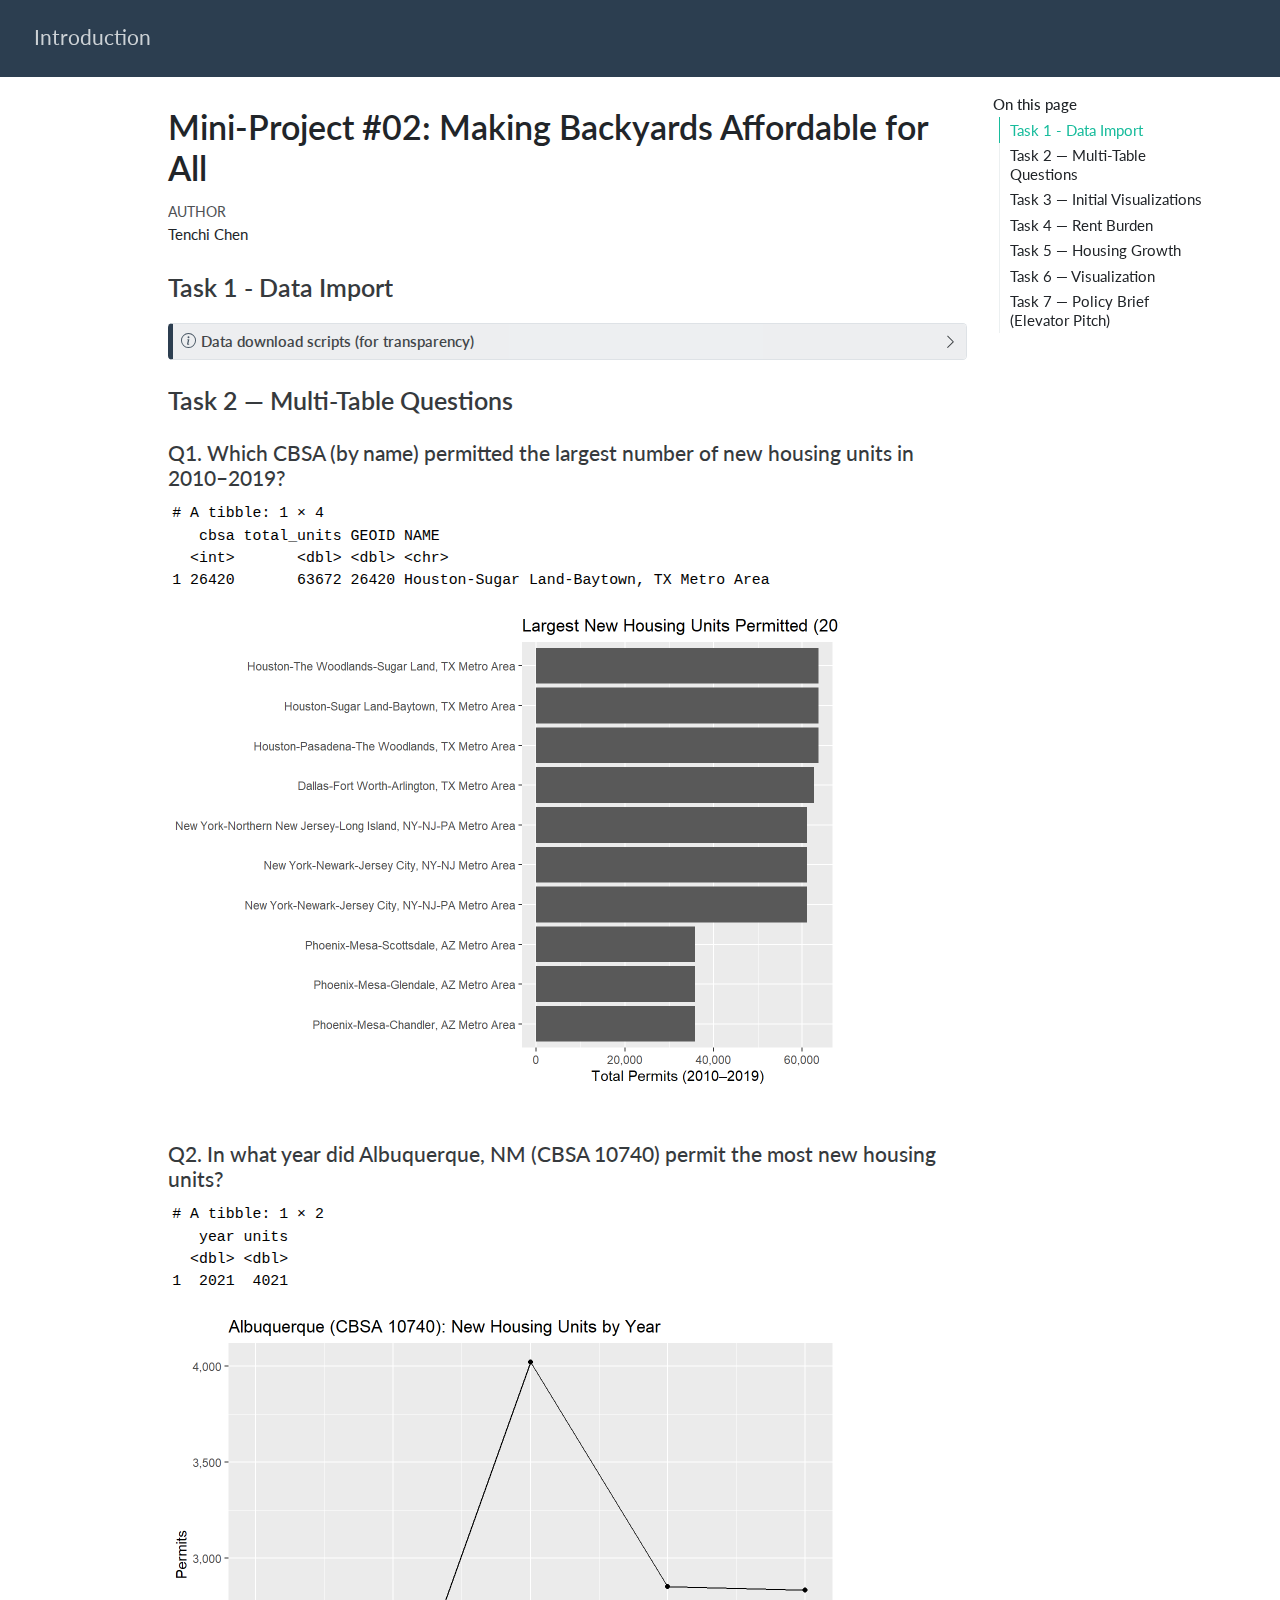
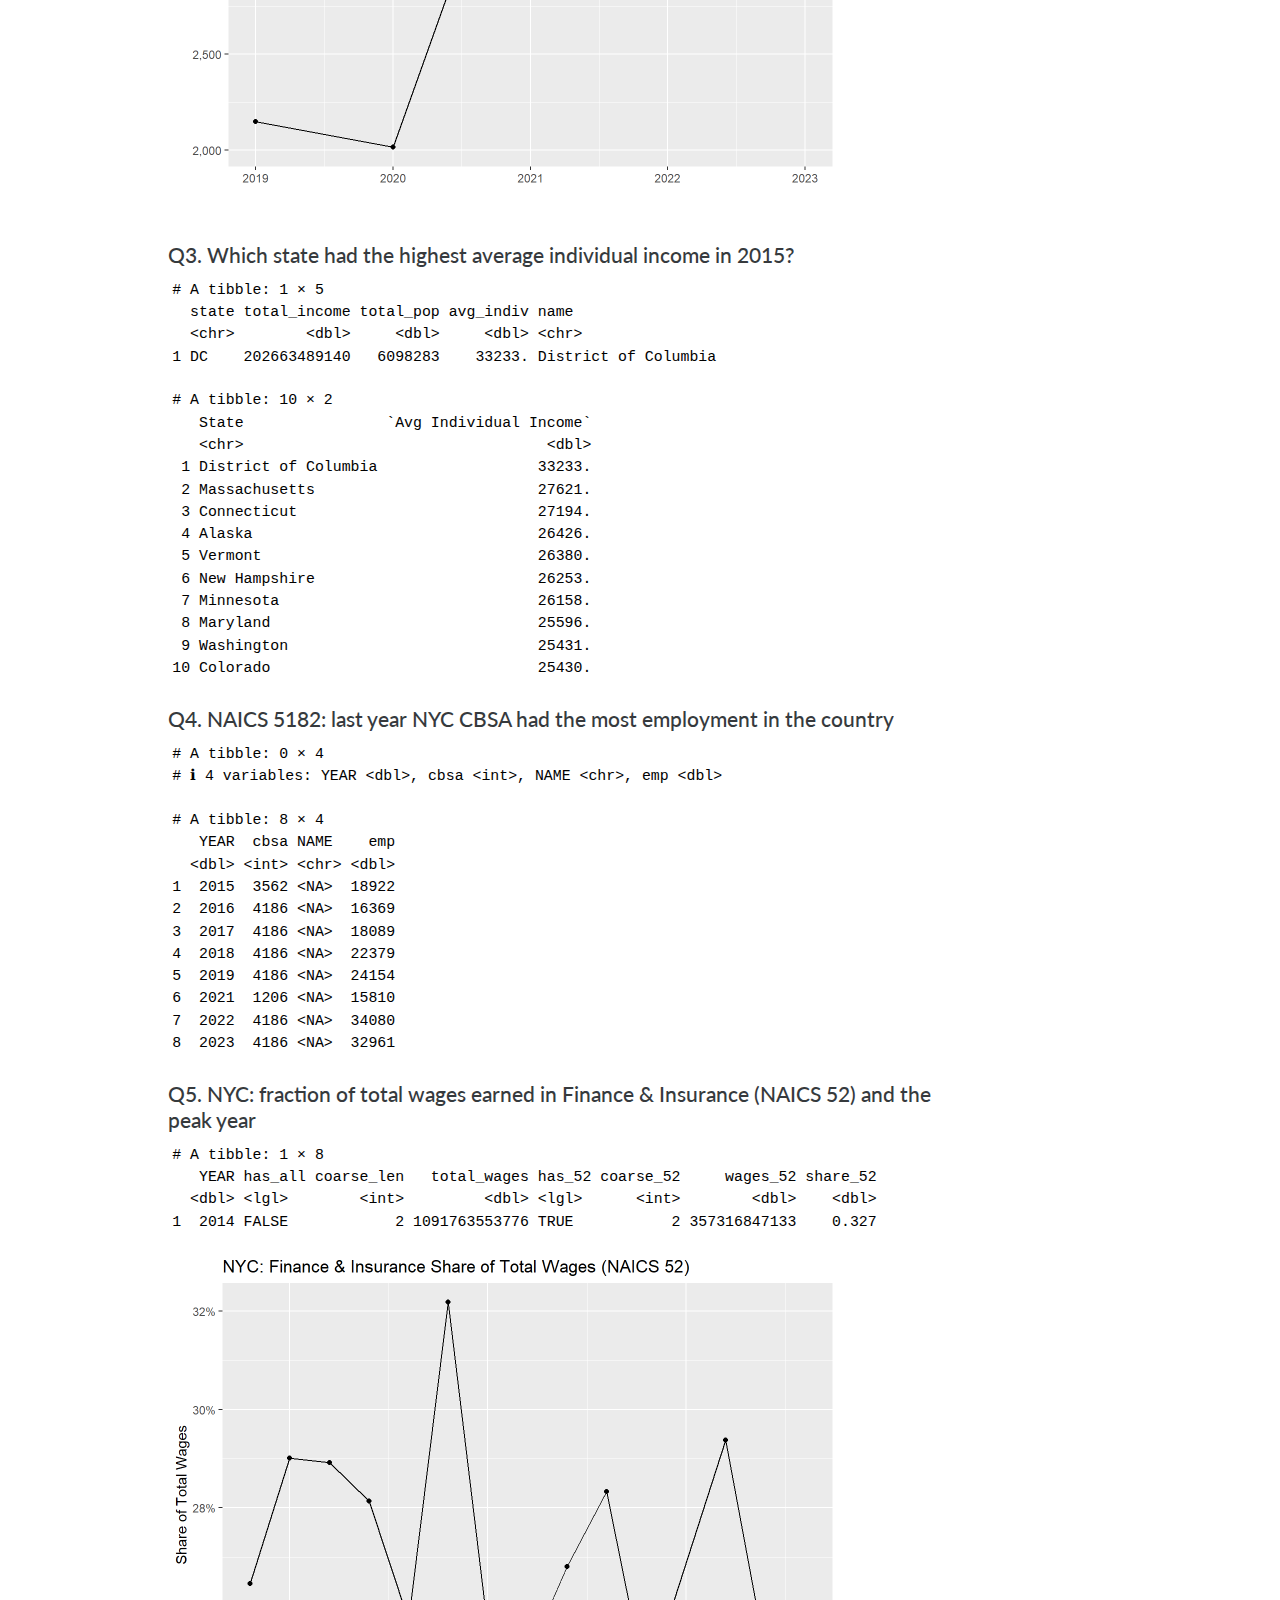
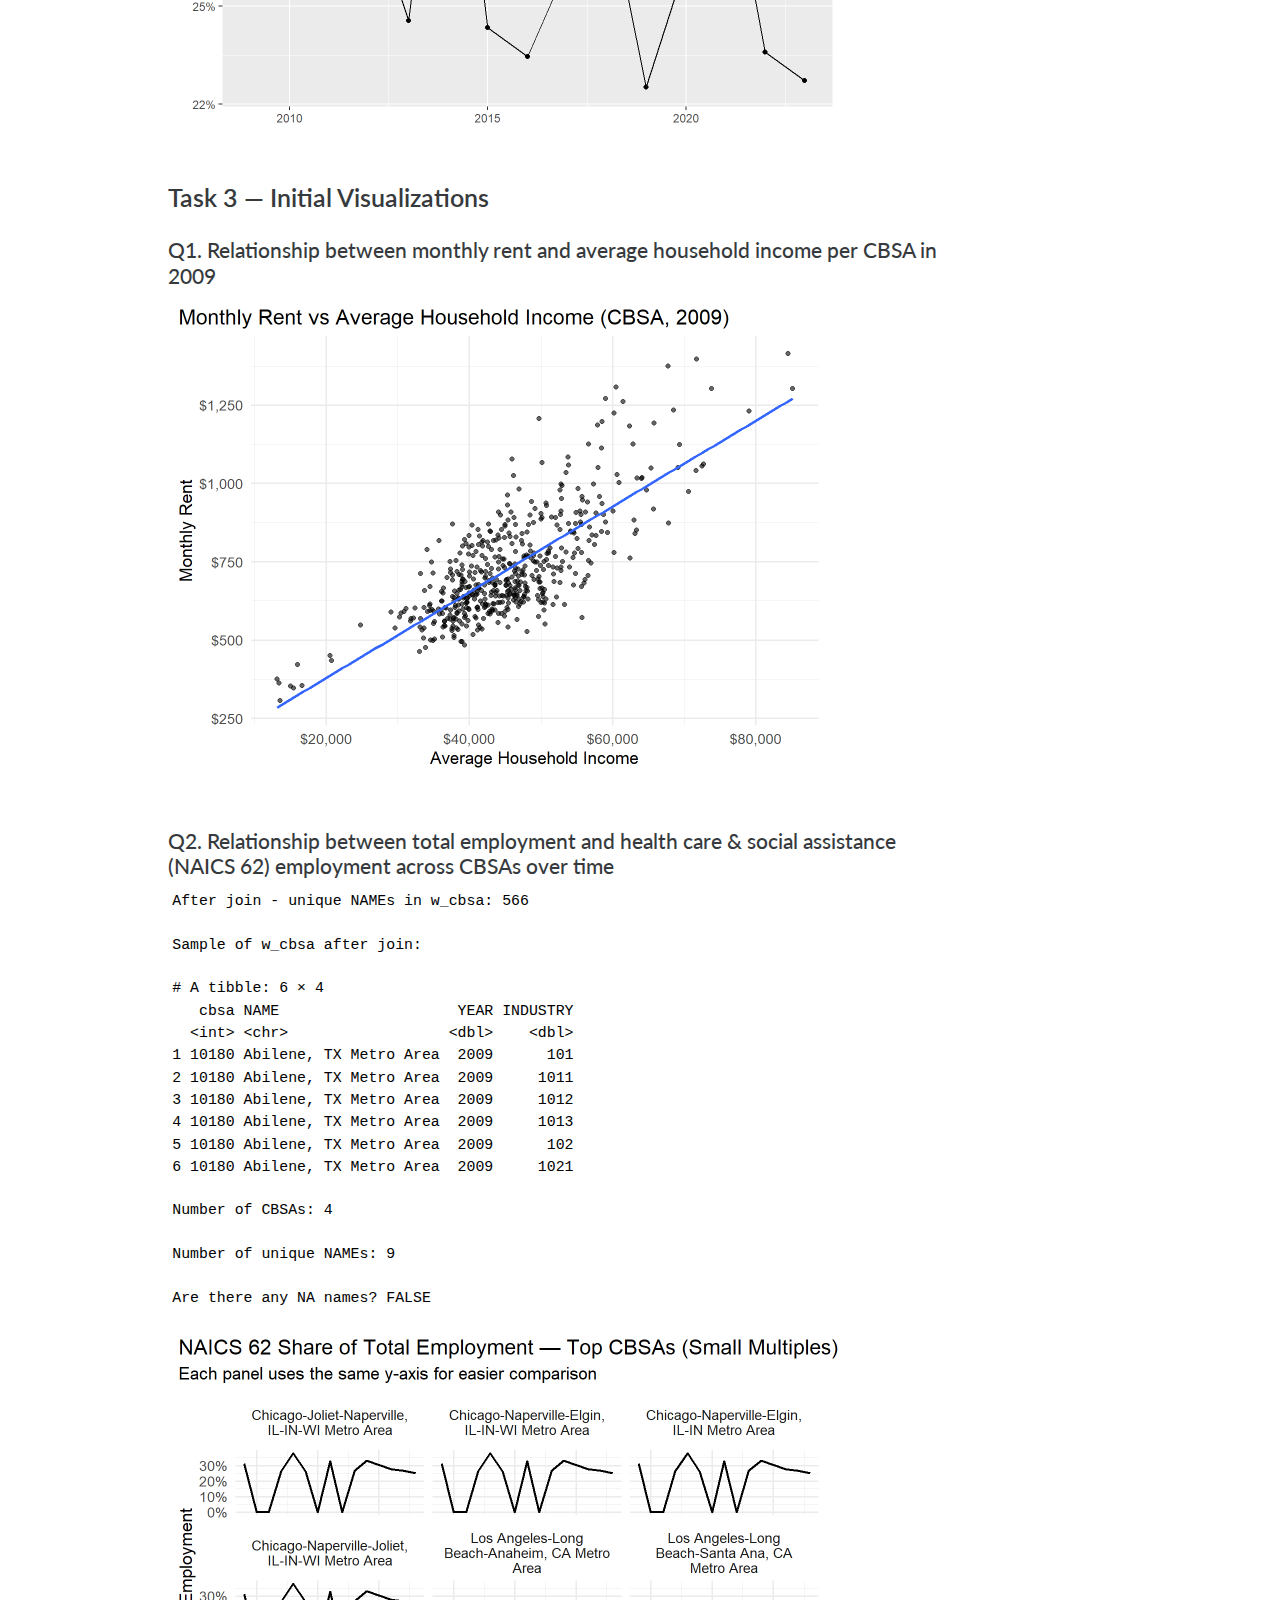
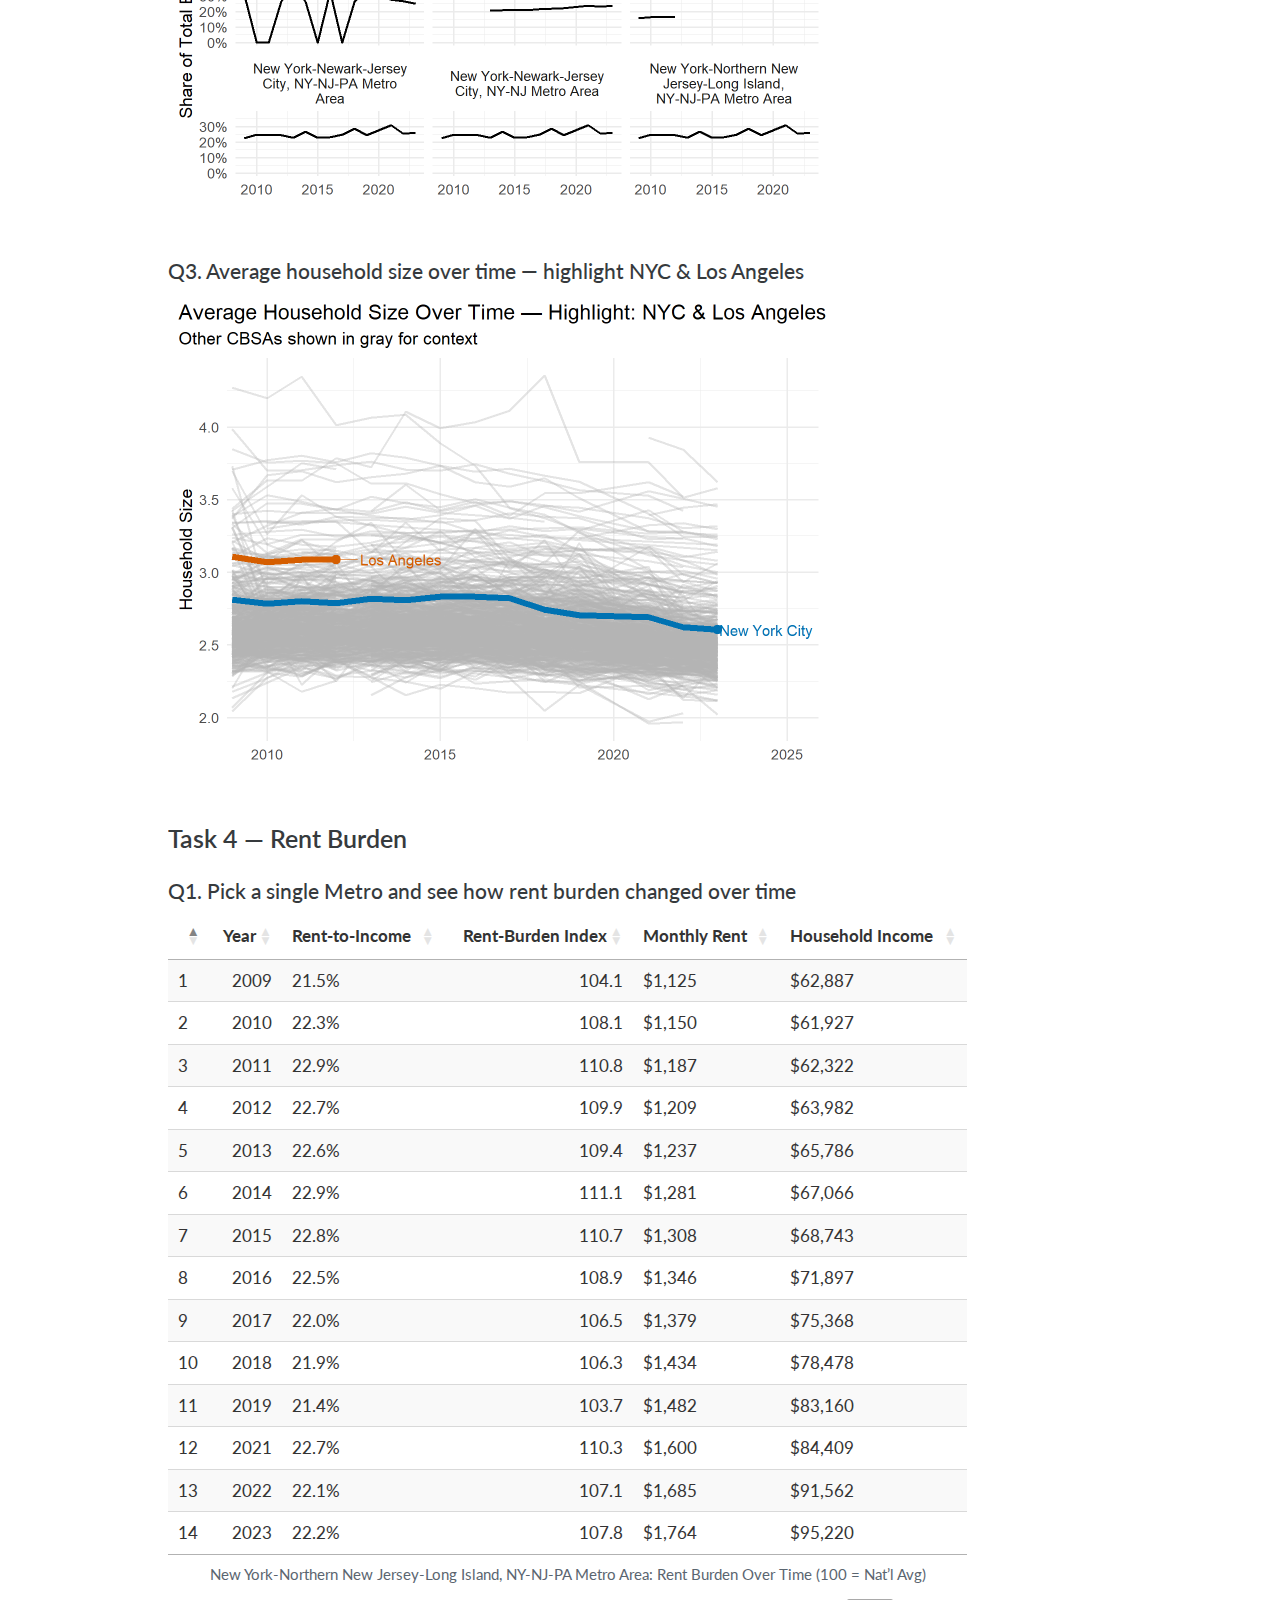
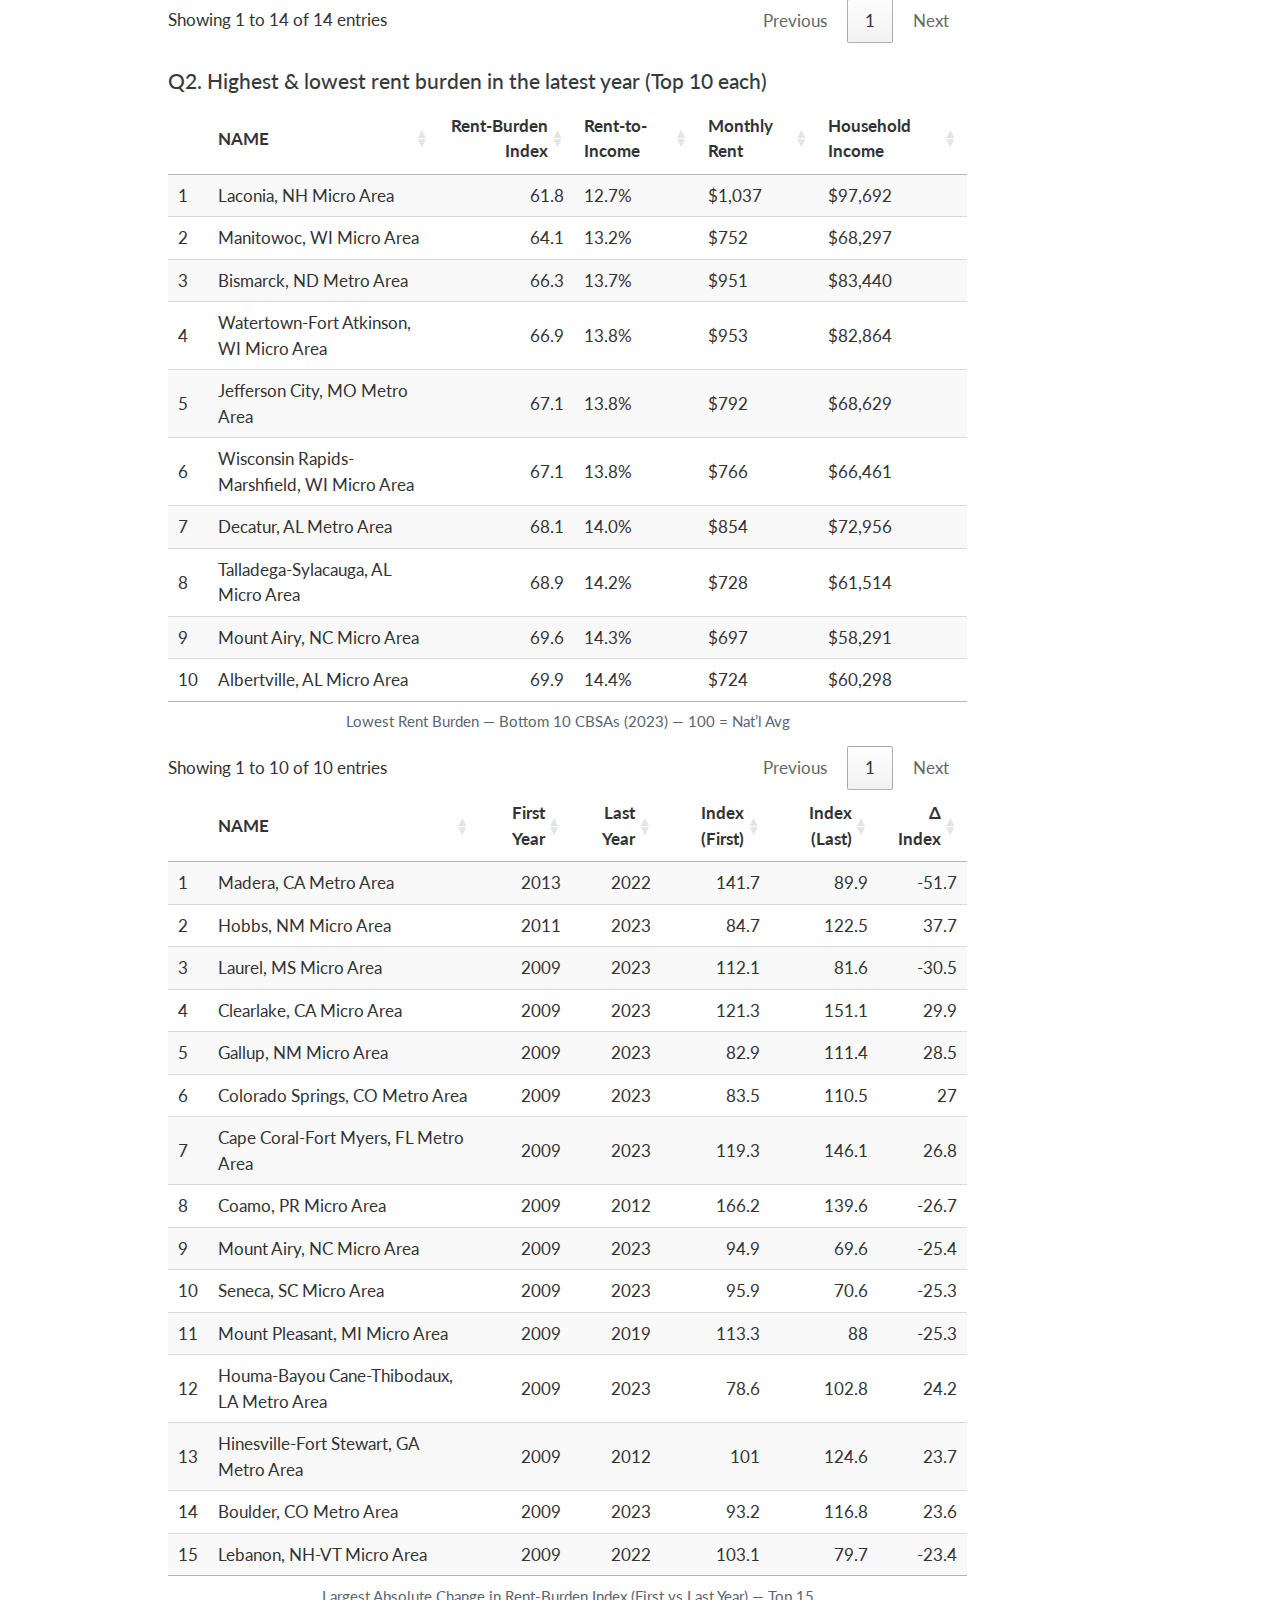
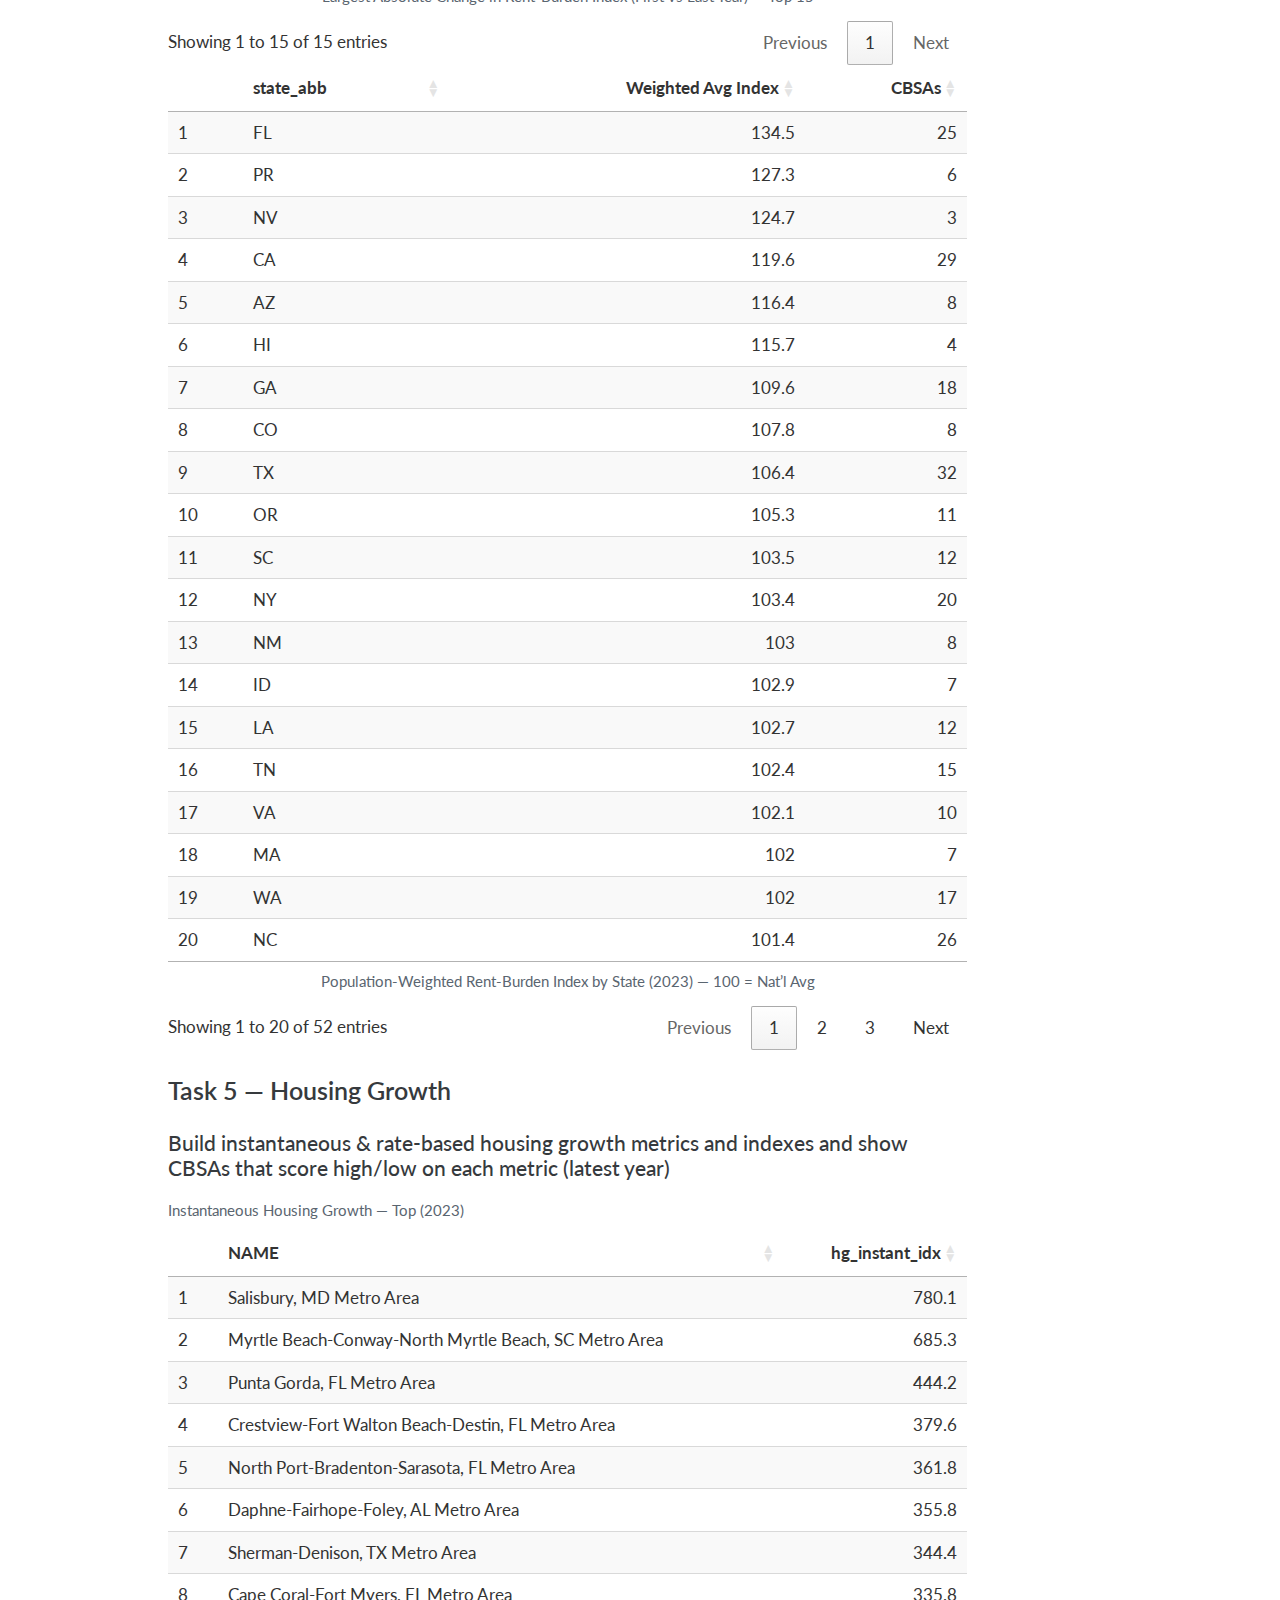
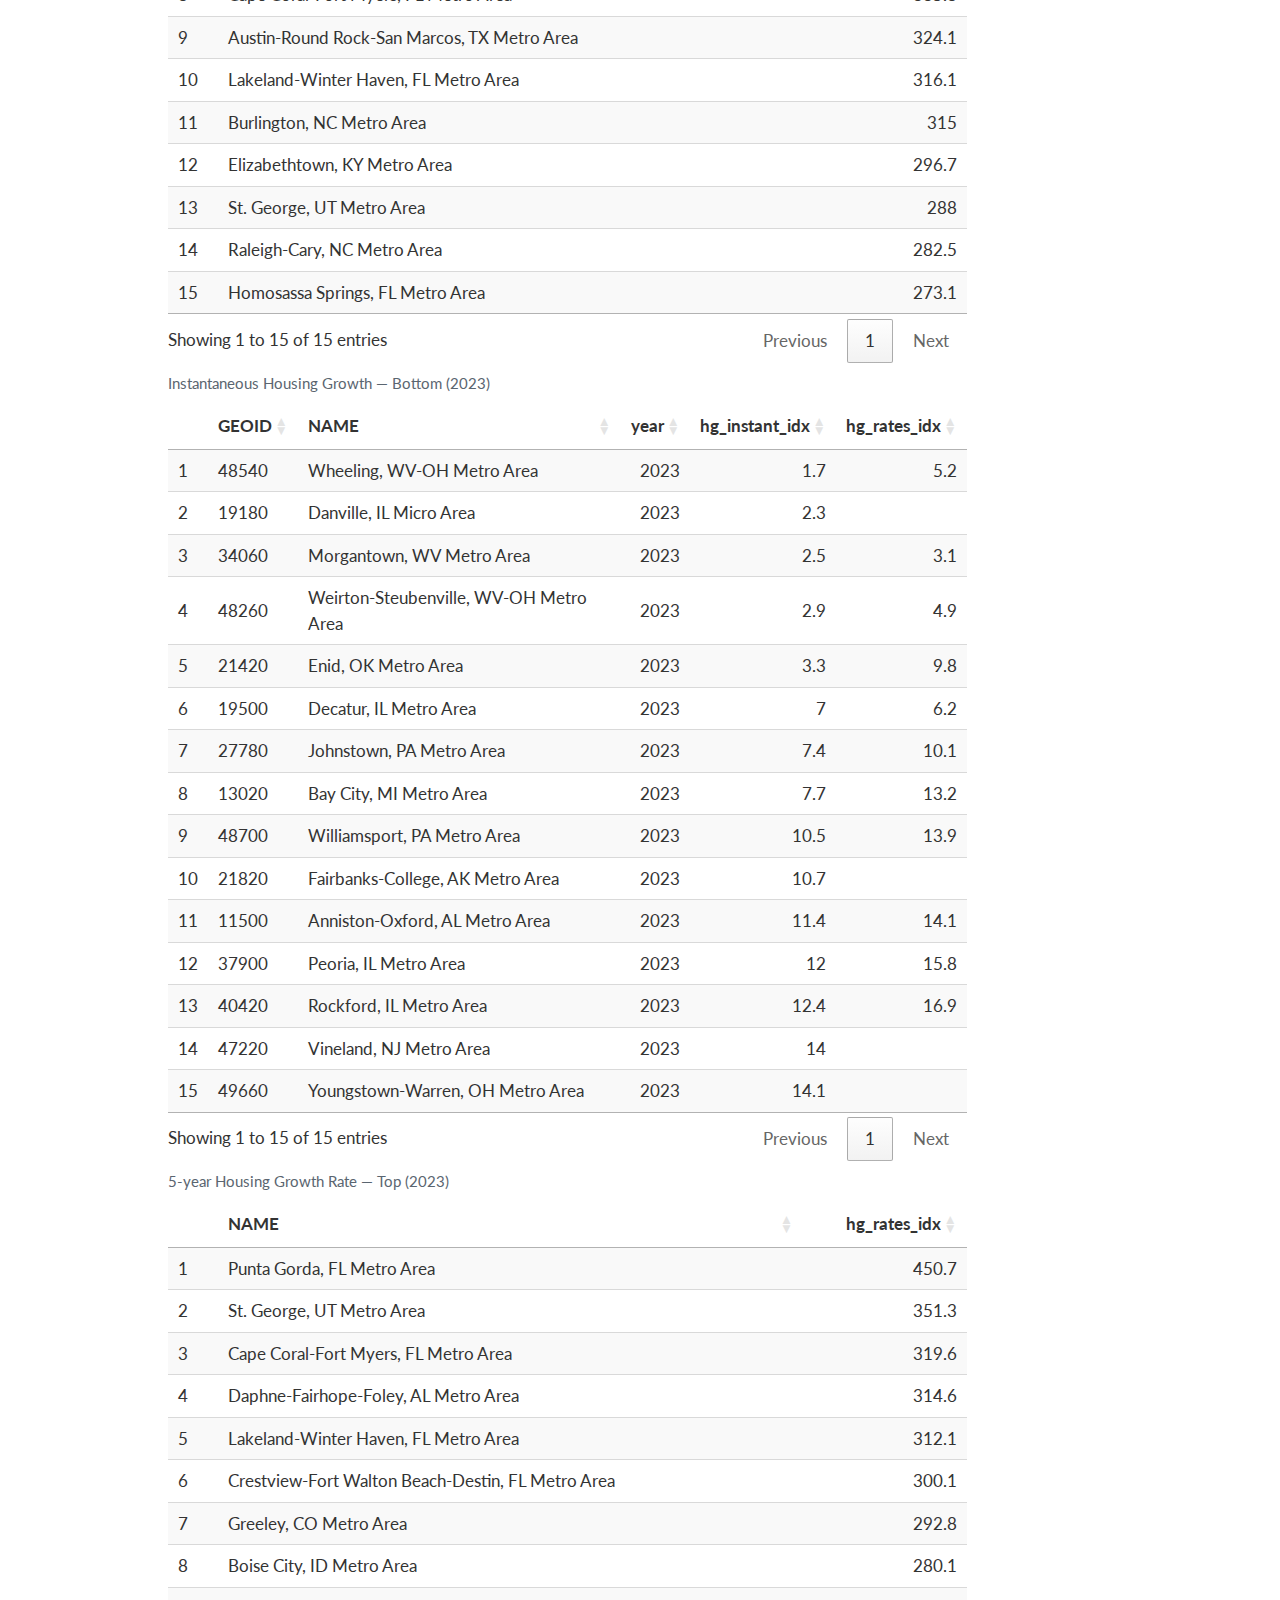
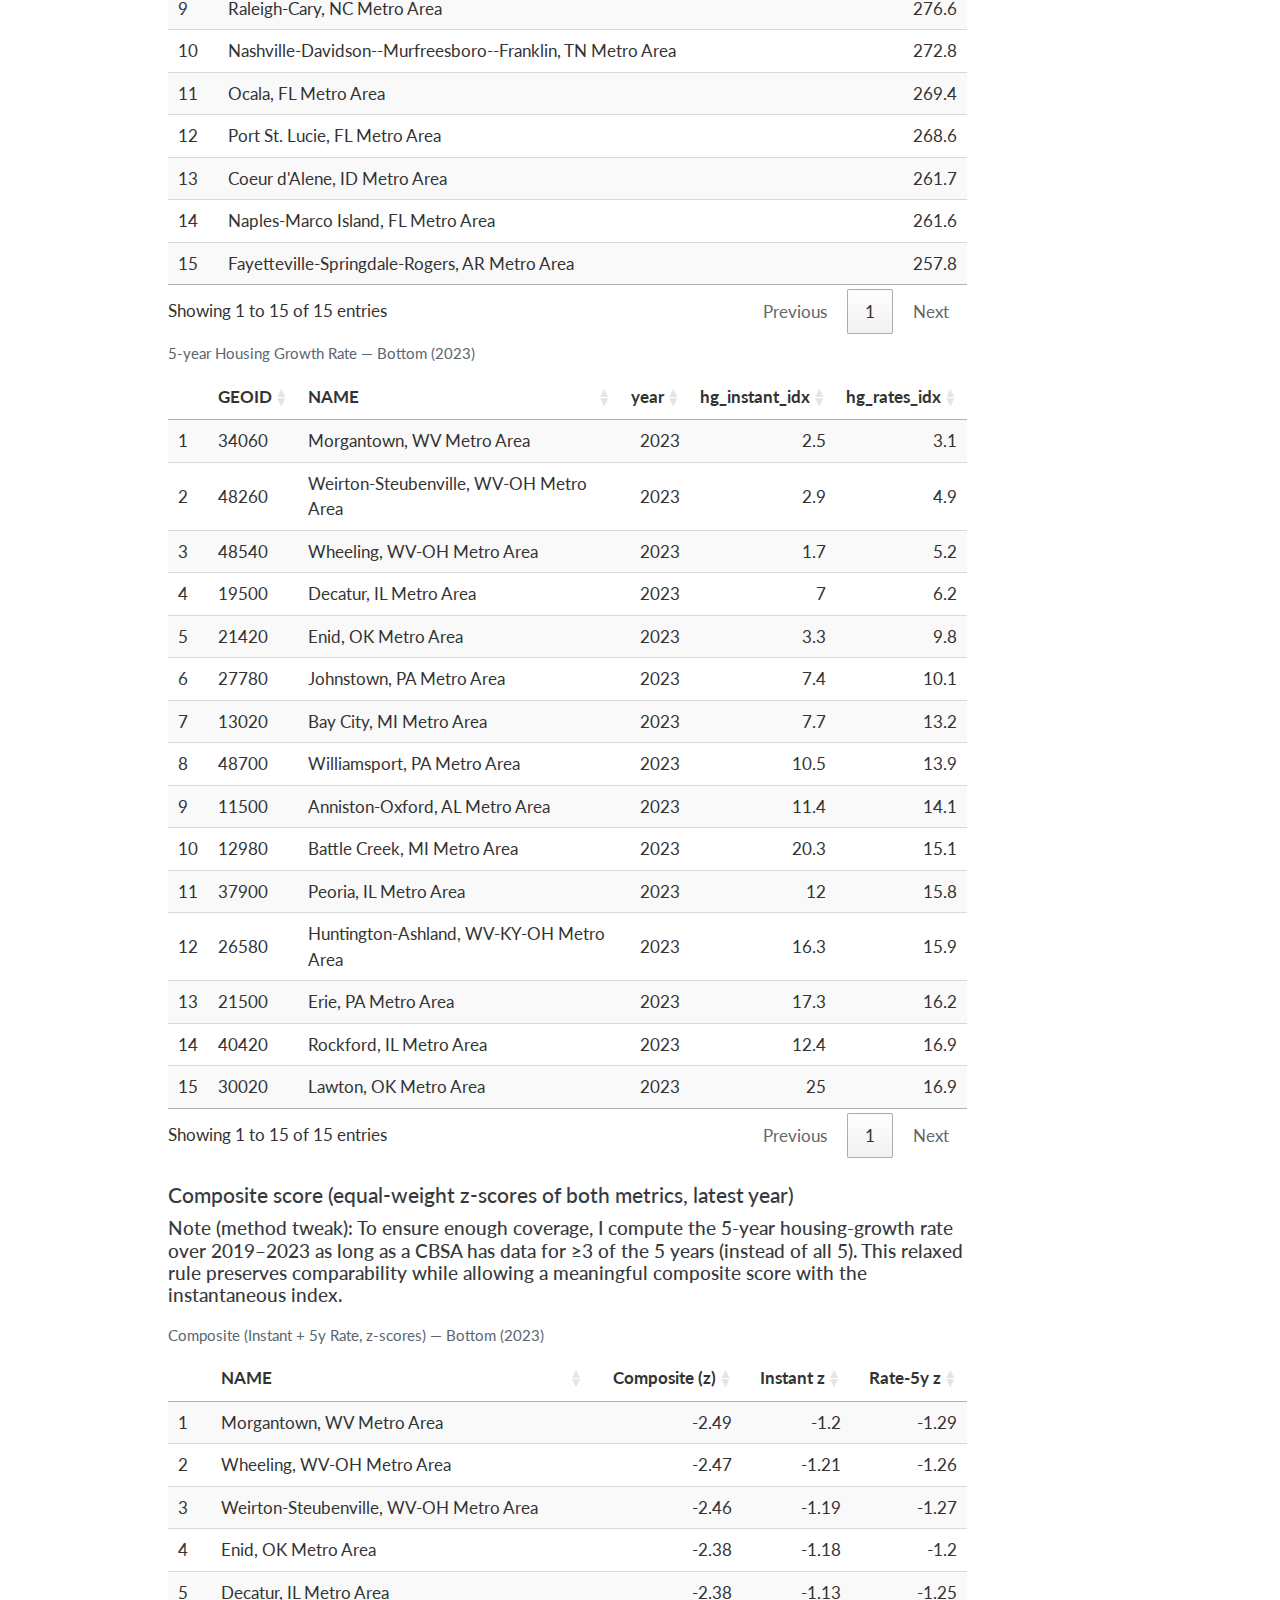
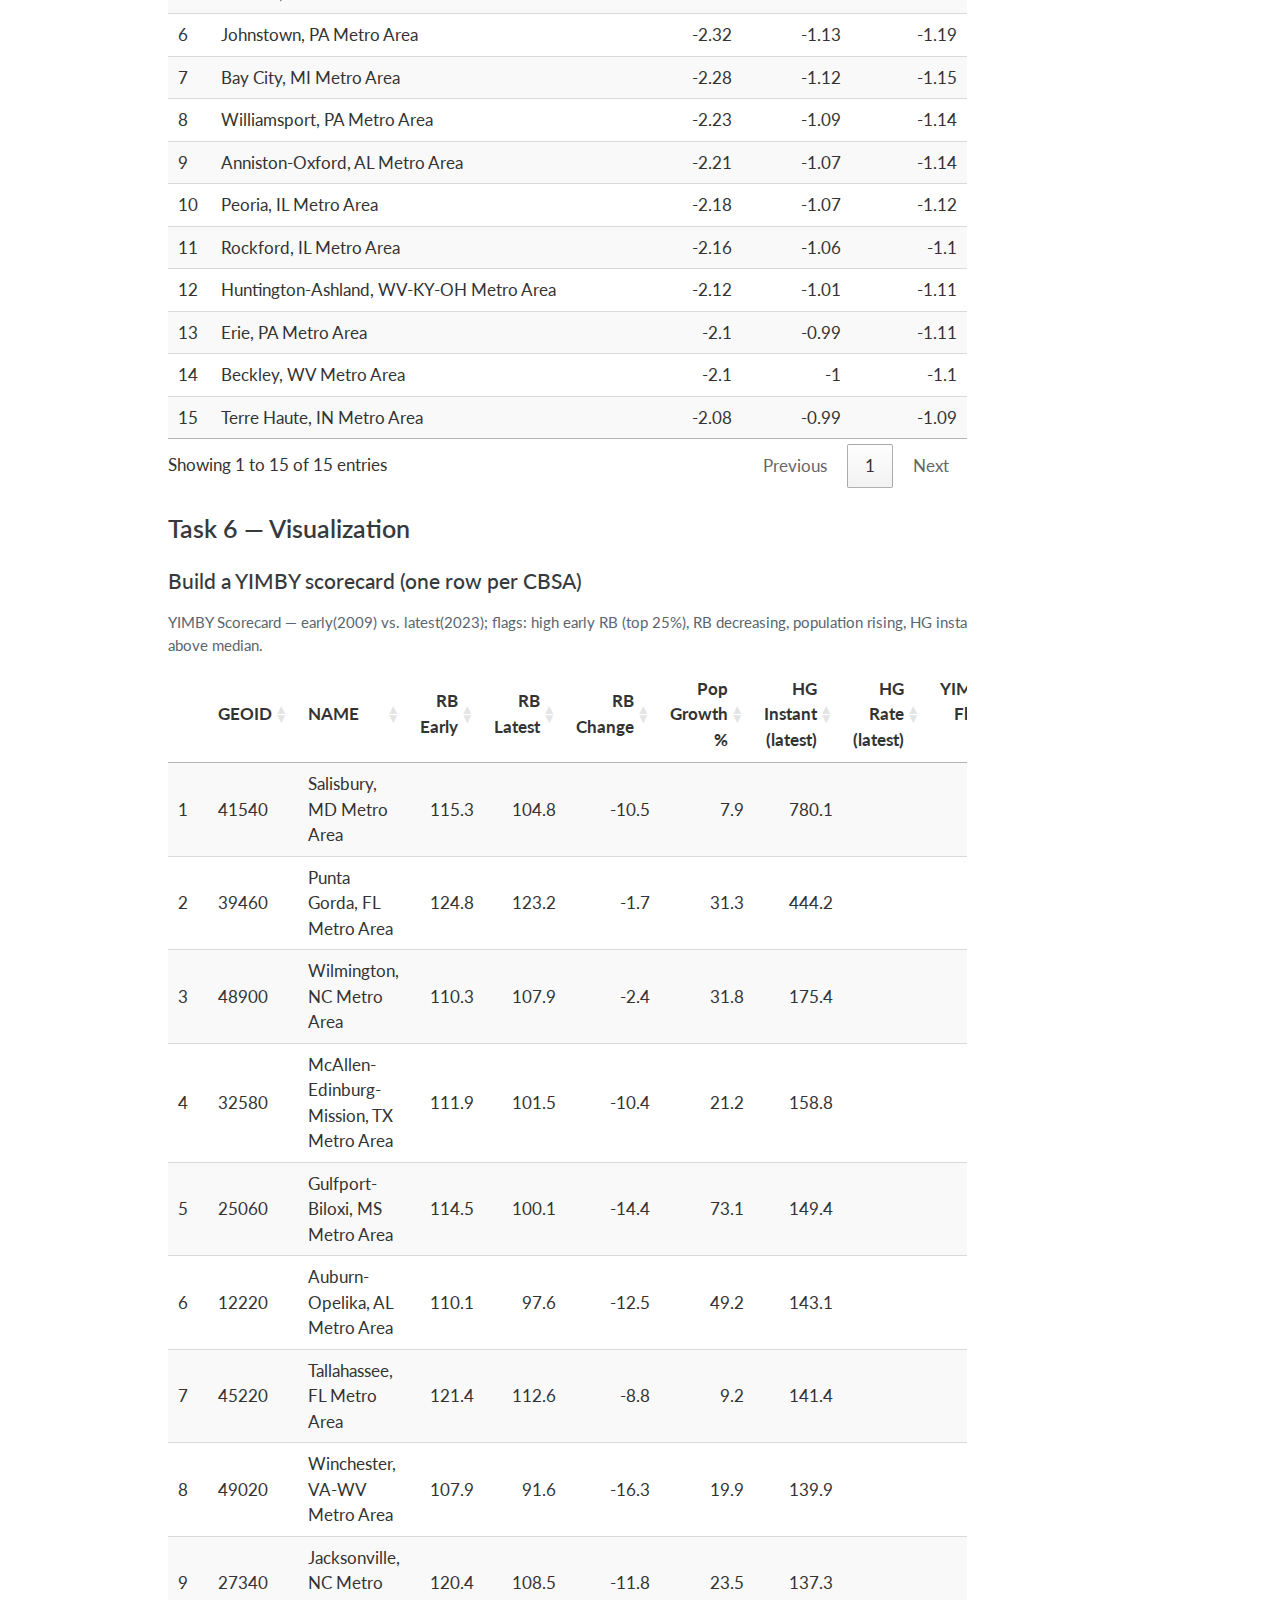
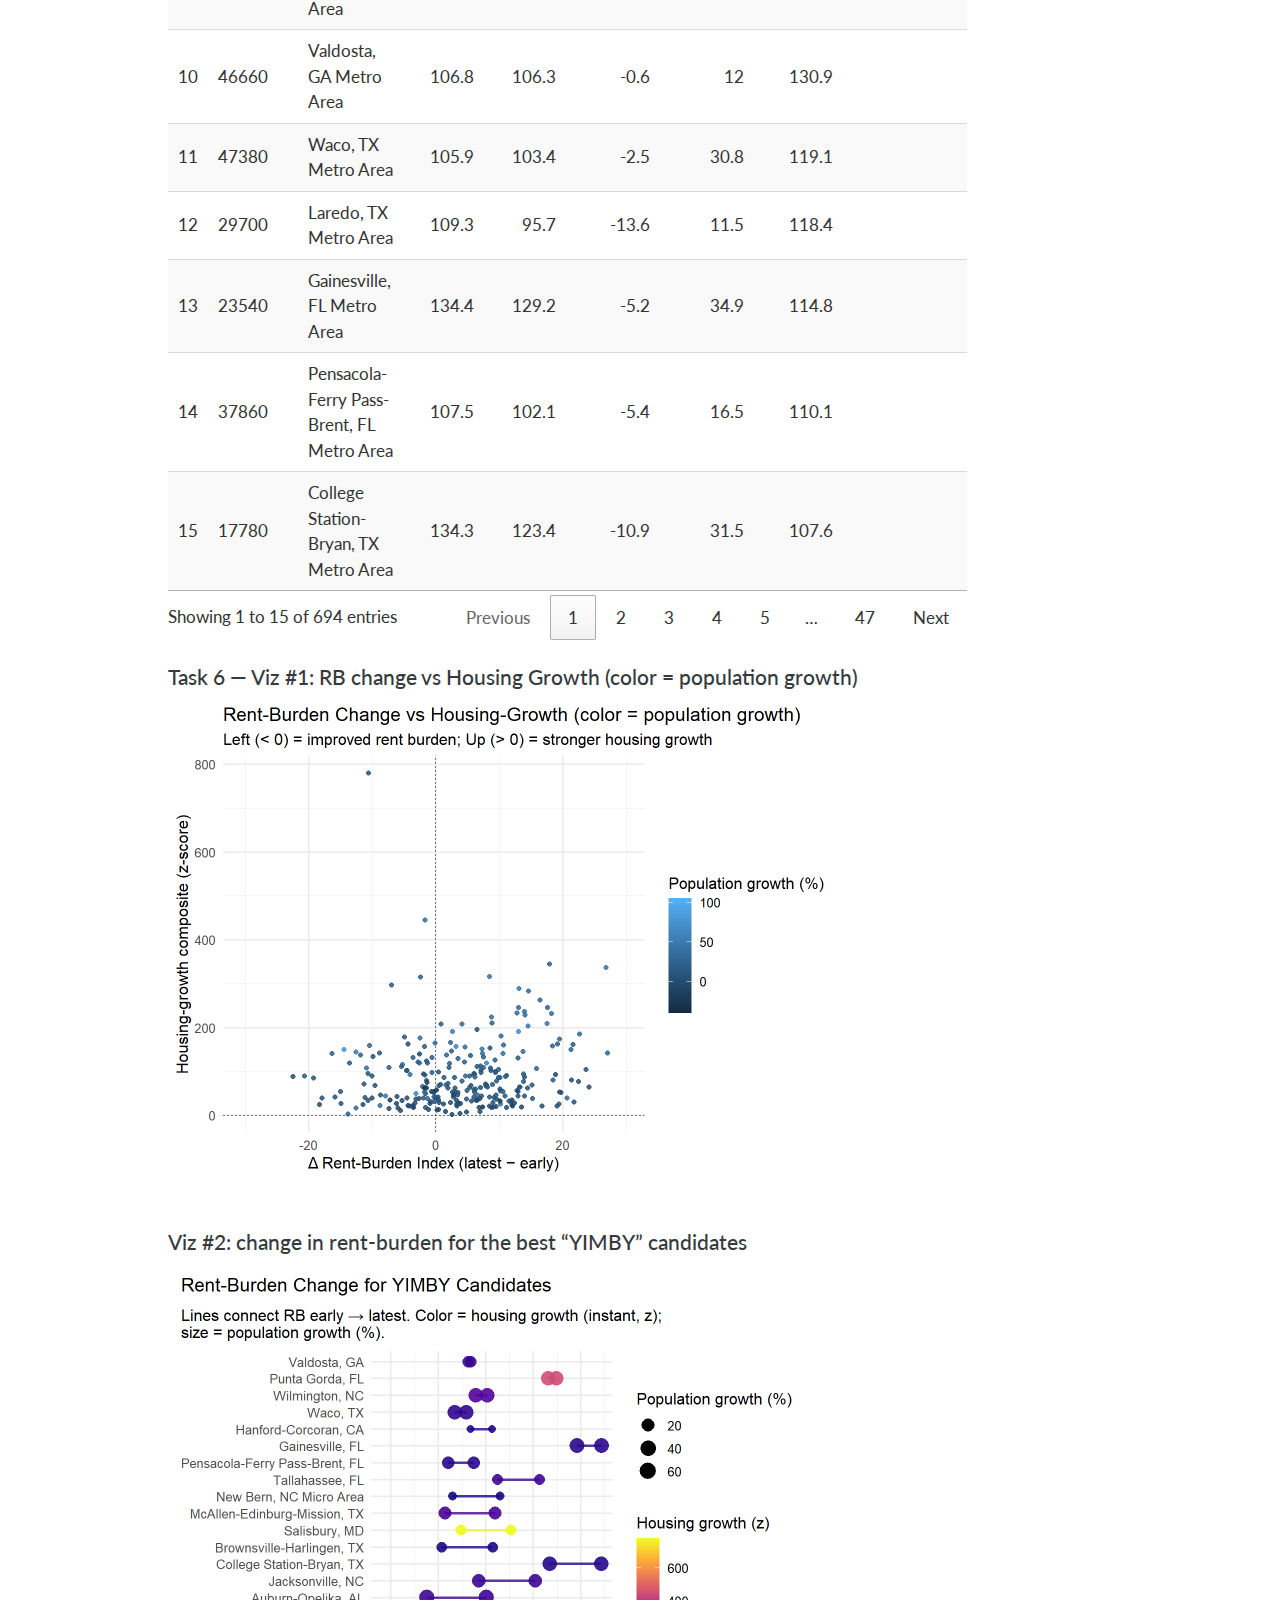
<file: docs/mp02.html>
<!DOCTYPE html>
<html xmlns="http://www.w3.org/1999/xhtml" lang="en" xml:lang="en"><head>

<meta charset="utf-8">
<meta name="generator" content="quarto-1.8.21">

<meta name="viewport" content="width=device-width, initial-scale=1.0, user-scalable=yes">

<meta name="author" content="Tenchi Chen">

<title>Mini-Project #02: Making Backyards Affordable for All – Introduction</title>
<style>
code{white-space: pre-wrap;}
span.smallcaps{font-variant: small-caps;}
div.columns{display: flex; gap: min(4vw, 1.5em);}
div.column{flex: auto; overflow-x: auto;}
div.hanging-indent{margin-left: 1.5em; text-indent: -1.5em;}
ul.task-list{list-style: none;}
ul.task-list li input[type="checkbox"] {
  width: 0.8em;
  margin: 0 0.8em 0.2em -1em; /* quarto-specific, see https://github.com/quarto-dev/quarto-cli/issues/4556 */ 
  vertical-align: middle;
}
</style>


<script src="site_libs/quarto-nav/quarto-nav.js"></script>
<script src="site_libs/quarto-nav/headroom.min.js"></script>
<script src="site_libs/clipboard/clipboard.min.js"></script>
<script src="site_libs/quarto-search/autocomplete.umd.js"></script>
<script src="site_libs/quarto-search/fuse.min.js"></script>
<script src="site_libs/quarto-search/quarto-search.js"></script>
<meta name="quarto:offset" content="./">
<script src="site_libs/quarto-html/quarto.js" type="module"></script>
<script src="site_libs/quarto-html/tabsets/tabsets.js" type="module"></script>
<script src="site_libs/quarto-html/axe/axe-check.js" type="module"></script>
<script src="site_libs/quarto-html/popper.min.js"></script>
<script src="site_libs/quarto-html/tippy.umd.min.js"></script>
<script src="site_libs/quarto-html/anchor.min.js"></script>
<link href="site_libs/quarto-html/tippy.css" rel="stylesheet">
<link href="site_libs/quarto-html/quarto-syntax-highlighting-ea1d7ac60288e0f1efdbc993fd8432ae.css" rel="stylesheet" id="quarto-text-highlighting-styles">
<script src="site_libs/bootstrap/bootstrap.min.js"></script>
<link href="site_libs/bootstrap/bootstrap-icons.css" rel="stylesheet">
<link href="site_libs/bootstrap/bootstrap-466483732dcb0cea7139c1eae81929d3.min.css" rel="stylesheet" append-hash="true" id="quarto-bootstrap" data-mode="light">
<script id="quarto-search-options" type="application/json">{
  "location": "navbar",
  "copy-button": false,
  "collapse-after": 3,
  "panel-placement": "end",
  "type": "overlay",
  "limit": 50,
  "keyboard-shortcut": [
    "f",
    "/",
    "s"
  ],
  "show-item-context": false,
  "language": {
    "search-no-results-text": "No results",
    "search-matching-documents-text": "matching documents",
    "search-copy-link-title": "Copy link to search",
    "search-hide-matches-text": "Hide additional matches",
    "search-more-match-text": "more match in this document",
    "search-more-matches-text": "more matches in this document",
    "search-clear-button-title": "Clear",
    "search-text-placeholder": "",
    "search-detached-cancel-button-title": "Cancel",
    "search-submit-button-title": "Submit",
    "search-label": "Search"
  }
}</script>
<link href="site_libs/htmltools-fill-0.5.8.1/fill.css" rel="stylesheet">

<script src="site_libs/htmlwidgets-1.6.4/htmlwidgets.js"></script>

<link href="site_libs/datatables-css-0.0.0/datatables-crosstalk.css" rel="stylesheet">

<script src="site_libs/datatables-binding-0.34.0/datatables.js"></script>

<script src="site_libs/jquery-3.6.0/jquery-3.6.0.min.js"></script>

<link href="site_libs/dt-core-1.13.6/css/jquery.dataTables.min.css" rel="stylesheet">

<link href="site_libs/dt-core-1.13.6/css/jquery.dataTables.extra.css" rel="stylesheet">

<script src="site_libs/dt-core-1.13.6/js/jquery.dataTables.min.js"></script>

<link href="site_libs/crosstalk-1.2.2/css/crosstalk.min.css" rel="stylesheet">

<script src="site_libs/crosstalk-1.2.2/js/crosstalk.min.js"></script>



</head>

<body class="nav-fixed quarto-light">

<div id="quarto-search-results"></div>
  <header id="quarto-header" class="headroom fixed-top">
    <nav class="navbar navbar-expand-lg " data-bs-theme="dark">
      <div class="navbar-container container-fluid">
      <div class="navbar-brand-container mx-auto">
    <a href="./index.html" class="navbar-brand navbar-brand-logo">
    </a>
    <a class="navbar-brand" href="./index.html">
    <span class="navbar-title">Introduction</span>
    </a>
  </div>
        <div class="quarto-navbar-tools tools-end">
</div>
      </div> <!-- /container-fluid -->
    </nav>
</header>
<!-- content -->
<div id="quarto-content" class="quarto-container page-columns page-rows-contents page-layout-article page-navbar">
<!-- sidebar -->
<!-- margin-sidebar -->
    <div id="quarto-margin-sidebar" class="sidebar margin-sidebar">
        <nav id="TOC" role="doc-toc" class="toc-active">
    <h2 id="toc-title">On this page</h2>
   
  <ul>
  <li><a href="#task-1---data-import" id="toc-task-1---data-import" class="nav-link active" data-scroll-target="#task-1---data-import">Task 1 - Data Import</a></li>
  <li><a href="#task-2-multi-table-questions" id="toc-task-2-multi-table-questions" class="nav-link" data-scroll-target="#task-2-multi-table-questions">Task 2 — Multi-Table Questions</a></li>
  <li><a href="#task-3-initial-visualizations" id="toc-task-3-initial-visualizations" class="nav-link" data-scroll-target="#task-3-initial-visualizations">Task 3 — Initial Visualizations</a></li>
  <li><a href="#task-4-rent-burden" id="toc-task-4-rent-burden" class="nav-link" data-scroll-target="#task-4-rent-burden">Task 4 — Rent Burden</a></li>
  <li><a href="#task-5-housing-growth" id="toc-task-5-housing-growth" class="nav-link" data-scroll-target="#task-5-housing-growth">Task 5 — Housing Growth</a></li>
  <li><a href="#task-6-visualization" id="toc-task-6-visualization" class="nav-link" data-scroll-target="#task-6-visualization">Task 6 — Visualization</a></li>
  <li><a href="#task-7-policy-brief-elevator-pitch" id="toc-task-7-policy-brief-elevator-pitch" class="nav-link" data-scroll-target="#task-7-policy-brief-elevator-pitch">Task 7 — Policy Brief (Elevator Pitch)</a></li>
  </ul>
</nav>
    </div>
<!-- main -->
<main class="content" id="quarto-document-content">

<header id="title-block-header" class="quarto-title-block default">
<div class="quarto-title">
<h1 class="title">Mini-Project #02: Making Backyards Affordable for All</h1>
</div>



<div class="quarto-title-meta">

    <div>
    <div class="quarto-title-meta-heading">Author</div>
    <div class="quarto-title-meta-contents">
             <p>Tenchi Chen </p>
          </div>
  </div>
    
  
    
  </div>
  


</header>


<section id="task-1---data-import" class="level3">
<h3 class="anchored" data-anchor-id="task-1---data-import">Task 1 - Data Import</h3>
<div class="callout callout-style-default callout-note callout-titled">
<div class="callout-header d-flex align-content-center collapsed" data-bs-toggle="collapse" data-bs-target=".callout-1-contents" aria-controls="callout-1" aria-expanded="false" aria-label="Toggle callout">
<div class="callout-icon-container">
<i class="callout-icon"></i>
</div>
<div class="callout-title-container flex-fill">
<span class="screen-reader-only">Note</span>Data download scripts (for transparency)
</div>
<div class="callout-btn-toggle d-inline-block border-0 py-1 ps-1 pe-0 float-end"><i class="callout-toggle"></i></div>
</div>
<div id="callout-1" class="callout-1-contents callout-collapse collapse">
<div class="callout-body-container callout-body">
<p>02_download_tinycensus.R</p>
<p>r # ===== Step A — Setup (clean session friendly) ===== if(!dir.exists(file.path(“data”, “mp02”))){ dir.create(file.path(“data”, “mp02”), showWarnings = FALSE, recursive = TRUE) }</p>
<p>library &lt;- function(pkg){ pkg &lt;- as.character(substitute(pkg)) options(repos = c(CRAN = “https://cloud.r-project.org”)) if(!require(pkg, character.only = TRUE, quietly = TRUE)) install.packages(pkg) stopifnot(require(pkg, character.only = TRUE, quietly = TRUE)) }</p>
<section id="core-packages" class="level1">
<h1>Core packages</h1>
<p>library(tidyverse) # includes dplyr, readr, purrr, stringr, etc. library(dplyr) # attach explicitly to ensure verbs are on the path library(glue) library(readxl) library(tidycensus)</p>
</section>
<section id="one-time-before-first-acs-call" class="level1">
<h1>One-time before first ACS call:</h1>
</section>
<section id="tidycensuscensus_api_keyyour_key_here-install-true-readrenviron.renviron" class="level1">
<h1>tidycensus::census_api_key(“YOUR_KEY_HERE”, install = TRUE); readRenviron(“~/.Renviron”)</h1>
</section>
<section id="helper-to-downloadcache-acs-1-year-data-across-years" class="level1">
<h1>Helper to download/cache ACS 1-year data across years</h1>
<p>get_acs_all_years &lt;- function(variable, geography = “cbsa”, start_year = 2009, end_year = 2023){ fname &lt;- glue::glue(“{variable}<em>{geography}</em>{start_year}_{end_year}.csv”) fname &lt;- file.path(“data”, “mp02”, fname)</p>
<p>if(!file.exists(fname)){ YEARS &lt;- setdiff(seq(start_year, end_year), 2020) # skip 2020 ACS1 ALL_DATA &lt;- purrr::map(YEARS, function(yy){ tidycensus::get_acs(geography, variable, year = yy, survey = “acs1”) |&gt; dplyr::mutate(year = yy) |&gt; dplyr::select(-moe, -variable) |&gt; dplyr::rename(!!variable := estimate) }) |&gt; dplyr::bind_rows() readr::write_csv(ALL_DATA, fname) }</p>
<p>readr::read_csv(fname, show_col_types = FALSE) }</p>
</section>
<section id="pull-the-four-acs-tables" class="level1">
<h1>— Pull the four ACS tables —</h1>
<p>INCOME &lt;- get_acs_all_years(“B19013_001”) |&gt; dplyr::rename(household_income = B19013_001)</p>
<p>RENT &lt;- get_acs_all_years(“B25064_001”) |&gt; dplyr::rename(monthly_rent = B25064_001)</p>
<p>POPULATION &lt;- get_acs_all_years(“B01003_001”) |&gt; dplyr::rename(population = B01003_001)</p>
<p>HOUSEHOLDS &lt;- get_acs_all_years(“B11001_001”) |&gt; dplyr::rename(households = B11001_001)</p>
<p>02_download_newhousingunits.R</p>
<p>r # — prereqs (safe to run again) — library(dplyr); library(readr); library(readxl) library(glue); library(stringr); library(purrr) dir.create(“data/mp02”, recursive = TRUE, showWarnings = FALSE)</p>
</section>
<section id="step-b-building-permits-new-housing-units-robust-downloader" class="level1">
<h1>===== Step B — Building permits (new housing units) — ROBUST DOWNLOADER =====</h1>
<p>get_building_permits &lt;- function(start_year = 2009, end_year = 2023){ out_csv &lt;- file.path(“data”, “mp02”, glue(“housing_units_{start_year}_{end_year}.csv”))</p>
<p>if(!file.exists(out_csv)){</p>
<pre><code># ---------- 1) Historical TXT (&lt;= 2018) ----------
hist_years &lt;- seq(start_year, min(2018, end_year))
HIST &lt;- map(hist_years, function(yy){
  url &lt;- glue("https://www.census.gov/construction/bps/txt/tb3u{yy}.txt")
  lines &lt;- readLines(url, warn = FALSE)[-(1:11)]  # drop header lines
  cbsa_lines &lt;- str_detect(lines, "^\\d{1}:\\d{1,}")
  CBSA &lt;- as.integer(str_sub(lines[cbsa_lines], 5, 10))
  permit_lines &lt;- str_detect(str_sub(lines, 48, 53), "^\\d{1,}")
  PERMITS &lt;- as.integer(str_sub(lines[permit_lines], 48, 53))
  tibble(CBSA = CBSA, new_housing_units_permitted = PERMITS, year = yy)
}) |&gt; bind_rows()

# ---------- 2) Annual Excel files (2019+) ----------
cur_years &lt;- if (end_year &gt;= 2019) seq(2019, end_year) else integer(0)

# helper: try to read as xlsx first, then xls; return NULL on failure
read_excel_safely &lt;- function(path){
  x &lt;- try(read_xlsx(path, skip = 5), silent = TRUE)
  if (inherits(x, "try-error")) {
    x &lt;- try(read_xls(path,  skip = 5), silent = TRUE)
  }
  if (inherits(x, "try-error")) NULL else x
}

# helper: attempt several plausible URLs; only accept if we can read it as Excel
candidates_for &lt;- function(yy){
  c(
    glue("https://www.census.gov/construction/bps/xls/msaannual_{yy}99.xls"),
    glue("https://www.census.gov/construction/bps/xls/msaannual_{yy}99.xlsx"),
    glue("https://www.census.gov/construction/bps/xls/msaannual_{yy}.xls"),
    glue("https://www.census.gov/construction/bps/xls/msaannual_{yy}.xlsx")
  )
}

try_one_year &lt;- function(yy){
  urls &lt;- candidates_for(yy)
  dat &lt;- NULL
  for (u in urls){
    tmp &lt;- tempfile(fileext = ".bin")
    status &lt;- try(utils::download.file(u, tmp, mode = "wb", quiet = TRUE), silent = TRUE)
    # require successful download, non-tiny file, and readable Excel
    if (!inherits(status, "try-error") &amp;&amp; file.exists(tmp) &amp;&amp; file.info(tmp)$size &gt; 5000){
      dat &lt;- read_excel_safely(tmp)
      if (!is.null(dat)) {  # success!
        break
      }
    }
  }
  if (is.null(dat)) stop("Could not locate a valid MSA annual Excel for ", yy, ".")
  dat |&gt;
    tidyr::drop_na() |&gt;
    select(CBSA, Total) |&gt;
    mutate(year = yy) |&gt;
    rename(new_housing_units_permitted = Total)
}

CUR &lt;- map(cur_years, try_one_year) |&gt; bind_rows()

ALL &lt;- bind_rows(HIST, CUR)
write_csv(ALL, out_csv)</code></pre>
<p>}</p>
<p>read_csv(out_csv, show_col_types = FALSE) }</p>
</section>
<section id="define-then-call" class="level1">
<h1>define ↑ then call ↓</h1>
<p>PERMITS &lt;- get_building_permits() glimpse(PERMITS) dir(“data/mp02”, full.names = TRUE)</p>
<p>02_download_industrycodes.R</p>
<p>r # ===== Step C — BLS NAICS industry codes (robust fetch + cache) ===== library(dplyr); library(readr); library(stringr); library(purrr) library(rvest); library(httr2); library(glue); library(tibble) dir.create(“data/mp02”, recursive = TRUE, showWarnings = FALSE)</p>
<p>get_bls_industry_codes &lt;- function(){ out_csv &lt;- file.path(“data”, “mp02”, “bls_industry_codes.csv”) if (!file.exists(out_csv)) { url &lt;- “https://www.bls.gov/cew/classifications/industry/industry-titles.htm”</p>
<pre><code># Try a simple HTML fetch first (often bypasses 403)
page &lt;- tryCatch(
  rvest::read_html(url),
  error = function(e) NULL
)

# Fallback: httr2 with fuller headers + retry
if (is.null(page)) {
  resp &lt;- httr2::request(url) |&gt;
    httr2::req_headers(
      `User-Agent`      = "Mozilla/5.0 (Windows NT 10.0; Win64; x64)",
      `Accept`          = "text/html,application/xhtml+xml,application/xml;q=0.9,*/*;q=0.8",
      `Accept-Language` = "en-US,en;q=0.9",
      `Referer`         = "https://www.bls.gov/cew/classifications/industry/"
    ) |&gt;
    httr2::req_retry(max_tries = 5) |&gt;
    httr2::req_perform()
  httr2::resp_check_status(resp)
  page &lt;- httr2::resp_body_html(resp)
}

# Parse the table and build the leveled lookup
raw_tbl &lt;- page |&gt;
  rvest::html_element("#naics_titles") |&gt;
  rvest::html_table() |&gt;
  tibble::as_tibble() |&gt;
  rename(title = `Industry Title`) |&gt;
  mutate(depth = if_else(nchar(Code) &lt;= 5, nchar(Code) - 1L, NA_integer_)) |&gt;
  filter(!is.na(depth))

lvl4 &lt;- raw_tbl |&gt;
  filter(depth == 4) |&gt;
  rename(level4_title = title) |&gt;
  mutate(
    level1_code = str_sub(Code, end = 2),
    level2_code = str_sub(Code, end = 3),
    level3_code = str_sub(Code, end = 4)
  )

lvl1 &lt;- raw_tbl |&gt; select(Code, title) |&gt; rename(level1_code = Code, level1_title = title)
lvl2 &lt;- raw_tbl |&gt; select(Code, title) |&gt; rename(level2_code = Code, level2_title = title)
lvl3 &lt;- raw_tbl |&gt; select(Code, title) |&gt; rename(level3_code = Code, level3_title = title)

naics &lt;- lvl4 |&gt;
  left_join(lvl1, by = "level1_code") |&gt;
  left_join(lvl2, by = "level2_code") |&gt;
  left_join(lvl3, by = "level3_code") |&gt;
  transmute(
    level1_code, level1_title,
    level2_code, level2_title,
    level3_code, level3_title,
    level4_code = Code,
    level4_title
  )

readr::write_csv(naics, out_csv)</code></pre>
<p>}</p>
<p>readr::read_csv(out_csv, show_col_types = FALSE) }</p>
<p>INDUSTRY_CODES &lt;- get_bls_industry_codes() glimpse(INDUSTRY_CODES) dir(“data/mp02”, full.names = TRUE) # should now include bls_industry_codes.csv</p>
<p>02_download_QCEWwagesandemployment.R</p>
<p>r # ===== Step D — QCEW annual averages (try-many-URLs download + cache) ===== library(dplyr); library(readr); library(stringr); library(purrr); library(glue); library(httr2)</p>
<p>dir.create(“data/mp02”, recursive = TRUE, showWarnings = FALSE)</p>
<p>.qcew_url_candidates &lt;- function(yy){ # Try both hosts and both filename patterns (with and without ‘qcew_’) base &lt;- c(“https://www.bls.gov”, “https://data.bls.gov”) paths &lt;- c( glue(“/cew/data/files/{yy}/csv/{yy}_qcew_annual_singlefile.zip”), glue(“/cew/data/files/{yy}/csv/{yy}_annual_singlefile.zip”) ) as.vector(outer(base, paths, paste0)) }</p>
<p>.download_zip_try &lt;- function(url, dest){ req &lt;- request(url) |&gt; req_headers( <code>User-Agent</code> = “Mozilla/5.0 (Windows NT 10.0; Win64; x64)”, <code>Accept</code> = “application/zip,application/octet-stream,<em>/</em>”, <code>Accept-Language</code> = “en-US,en;q=0.9”, <code>Referer</code> = “https://www.bls.gov/cew/downloadable-data-files.htm”, <code>Connection</code> = “keep-alive” ) |&gt; req_retry(max_tries = 4, backoff = ~ runif(1, 0.5, 1.5), is_transient = function(resp) resp_status(resp) &gt;= 500)</p>
<p>resp &lt;- try(req_perform(req), silent = TRUE) if (inherits(resp, “try-error”)) return(FALSE) if (resp_status(resp) != 200) return(FALSE)</p>
<p>writeBin(resp_body_raw(resp), dest) # crude size check to avoid HTML error pages saved as .zip file.exists(dest) &amp;&amp; file.info(dest)$size &gt; 1e6 }</p>
<p>get_bls_qcew_annual_averages &lt;- function(start_year = 2009, end_year = 2023){ out_csv &lt;- file.path(“data”, “mp02”, glue(“bls_qcew_{start_year}_{end_year}.csv.gz”)) YEARS &lt;- setdiff(seq(start_year, end_year), 2020)</p>
<p>if (!file.exists(out_csv)) { one_year &lt;- function(yy){ zip_path &lt;- file.path(“data”, “mp02”, glue(“{yy}_qcew_annual_singlefile.zip”)) if (!file.exists(zip_path) || file.info(zip_path)$size &lt; 1e6) { message(“Downloading QCEW”, yy, ” …“) ok &lt;- FALSE tried &lt;- character(0) for (u in .qcew_url_candidates(yy)) { tried &lt;- c(tried, u) if (.download_zip_try(u, zip_path)) { ok &lt;- TRUE; break } } if (!ok) stop(”No working QCEW URL for “, yy,”. Tried:“, paste0(” - “, tried, collapse =”“)) }</p>
<pre><code>  tmpdir &lt;- tempfile(pattern = paste0("qcew_", yy, "_")); dir.create(tmpdir)
  files &lt;- utils::unzip(zip_path, exdir = tmpdir)
  csvs  &lt;- files[grepl("\\.csv$", files, ignore.case = TRUE)]
  if (!length(csvs)) stop("No CSV found inside QCEW ZIP for ", yy, ".")
  
  readr::read_csv(csvs[1], show_col_types = FALSE) |&gt;
    dplyr::select(area_fips, industry_code, annual_avg_emplvl, total_annual_wages) |&gt;
    dplyr::filter(stringr::str_starts(area_fips, "C"),
                  nchar(industry_code) &lt;= 5,
                  !stringr::str_detect(industry_code, "-")) |&gt;
    dplyr::mutate(
      YEAR        = yy,
      FIPS        = area_fips,
      INDUSTRY    = as.integer(industry_code),
      EMPLOYMENT  = as.integer(annual_avg_emplvl),
      TOTAL_WAGES = as.numeric(total_annual_wages),
      AVG_WAGE    = dplyr::if_else(EMPLOYMENT &gt; 0, TOTAL_WAGES / EMPLOYMENT, NA_real_)
    ) |&gt;
    dplyr::select(FIPS, YEAR, INDUSTRY, EMPLOYMENT, TOTAL_WAGES, AVG_WAGE) |&gt;
    dplyr::filter(INDUSTRY != 10)
}

ALL &lt;- purrr::map_dfr(YEARS, one_year)
readr::write_csv(ALL, out_csv)</code></pre>
<p>}</p>
<p>dat &lt;- readr::read_csv(out_csv, show_col_types = FALSE) missing &lt;- setdiff(YEARS, unique(dat$YEAR)) if (length(missing)) stop( “QCEW missing years:”, paste(missing, collapse = “,”), “. If a ZIP is corrupted, delete it from data/mp02 and re-run.” ) dat }</p>
</section>
<section id="define-then-call-1" class="level1">
<h1>define ↑ then call ↓</h1>
<p>WAGES &lt;- get_bls_qcew_annual_averages()</p>
</section>
<section id="quick-sanity" class="level1">
<h1>quick sanity</h1>
<p>dplyr::glimpse(WAGES) WAGES |&gt; count(YEAR) |&gt; arrange(YEAR) WAGES |&gt; summarise(rows = n(), n_cbsa = n_distinct(FIPS), n_ind = n_distinct(INDUSTRY))</p>
</section>
</div>
</div>
</div>
</section>
<section id="task-2-multi-table-questions" class="level3">
<h3 class="anchored" data-anchor-id="task-2-multi-table-questions">Task 2 — Multi-Table Questions</h3>
<section id="q1.-which-cbsa-by-name-permitted-the-largest-number-of-new-housing-units-in-20102019" class="level4">
<h4 class="anchored" data-anchor-id="q1.-which-cbsa-by-name-permitted-the-largest-number-of-new-housing-units-in-20102019">Q1. Which CBSA (by name) permitted the largest number of new housing units in 2010–2019?</h4>
<div class="cell">
<div class="cell-output cell-output-stdout">
<pre><code># A tibble: 1 × 4
   cbsa total_units GEOID NAME                                     
  &lt;int&gt;       &lt;dbl&gt; &lt;dbl&gt; &lt;chr&gt;                                    
1 26420       63672 26420 Houston-Sugar Land-Baytown, TX Metro Area</code></pre>
</div>
</div>
<div class="cell">
<div class="cell-output-display">
<div>
<figure class="figure">
<p><img src="mp02_files/figure-html/unnamed-chunk-4-1.png" class="img-fluid figure-img" width="672"></p>
</figure>
</div>
</div>
</div>
</section>
<section id="q2.-in-what-year-did-albuquerque-nm-cbsa-10740-permit-the-most-new-housing-units" class="level4">
<h4 class="anchored" data-anchor-id="q2.-in-what-year-did-albuquerque-nm-cbsa-10740-permit-the-most-new-housing-units">Q2. In what year did Albuquerque, NM (CBSA 10740) permit the most new housing units?</h4>
<div class="cell">
<div class="cell-output cell-output-stdout">
<pre><code># A tibble: 1 × 2
   year units
  &lt;dbl&gt; &lt;dbl&gt;
1  2021  4021</code></pre>
</div>
</div>
<div class="cell">
<div class="cell-output-display">
<div>
<figure class="figure">
<p><img src="mp02_files/figure-html/unnamed-chunk-6-1.png" class="img-fluid figure-img" width="672"></p>
</figure>
</div>
</div>
</div>
</section>
<section id="q3.-which-state-had-the-highest-average-individual-income-in-2015" class="level4">
<h4 class="anchored" data-anchor-id="q3.-which-state-had-the-highest-average-individual-income-in-2015">Q3. Which state had the highest average individual income in 2015?</h4>
<div class="cell">
<div class="cell-output cell-output-stdout">
<pre><code># A tibble: 1 × 5
  state total_income total_pop avg_indiv name                
  &lt;chr&gt;        &lt;dbl&gt;     &lt;dbl&gt;     &lt;dbl&gt; &lt;chr&gt;               
1 DC    202663489140   6098283    33233. District of Columbia</code></pre>
</div>
</div>
<div class="cell">
<div class="cell-output cell-output-stdout">
<pre><code># A tibble: 10 × 2
   State                `Avg Individual Income`
   &lt;chr&gt;                                  &lt;dbl&gt;
 1 District of Columbia                  33233.
 2 Massachusetts                         27621.
 3 Connecticut                           27194.
 4 Alaska                                26426.
 5 Vermont                               26380.
 6 New Hampshire                         26253.
 7 Minnesota                             26158.
 8 Maryland                              25596.
 9 Washington                            25431.
10 Colorado                              25430.</code></pre>
</div>
</div>
</section>
<section id="q4.-naics-5182-last-year-nyc-cbsa-had-the-most-employment-in-the-country" class="level4">
<h4 class="anchored" data-anchor-id="q4.-naics-5182-last-year-nyc-cbsa-had-the-most-employment-in-the-country">Q4. NAICS 5182: last year NYC CBSA had the most employment in the country</h4>
<div class="cell">
<div class="cell-output cell-output-stdout">
<pre><code># A tibble: 0 × 4
# ℹ 4 variables: YEAR &lt;dbl&gt;, cbsa &lt;int&gt;, NAME &lt;chr&gt;, emp &lt;dbl&gt;</code></pre>
</div>
</div>
<div class="cell">
<div class="cell-output cell-output-stdout">
<pre><code># A tibble: 8 × 4
   YEAR  cbsa NAME    emp
  &lt;dbl&gt; &lt;int&gt; &lt;chr&gt; &lt;dbl&gt;
1  2015  3562 &lt;NA&gt;  18922
2  2016  4186 &lt;NA&gt;  16369
3  2017  4186 &lt;NA&gt;  18089
4  2018  4186 &lt;NA&gt;  22379
5  2019  4186 &lt;NA&gt;  24154
6  2021  1206 &lt;NA&gt;  15810
7  2022  4186 &lt;NA&gt;  34080
8  2023  4186 &lt;NA&gt;  32961</code></pre>
</div>
</div>
</section>
<section id="q5.-nyc-fraction-of-total-wages-earned-in-finance-insurance-naics-52-and-the-peak-year" class="level4">
<h4 class="anchored" data-anchor-id="q5.-nyc-fraction-of-total-wages-earned-in-finance-insurance-naics-52-and-the-peak-year">Q5. NYC: fraction of total wages earned in Finance &amp; Insurance (NAICS 52) and the peak year</h4>
<div class="cell">
<div class="cell-output cell-output-stdout">
<pre><code># A tibble: 1 × 8
   YEAR has_all coarse_len   total_wages has_52 coarse_52     wages_52 share_52
  &lt;dbl&gt; &lt;lgl&gt;        &lt;int&gt;         &lt;dbl&gt; &lt;lgl&gt;      &lt;int&gt;        &lt;dbl&gt;    &lt;dbl&gt;
1  2014 FALSE            2 1091763553776 TRUE           2 357316847133    0.327</code></pre>
</div>
</div>
<div class="cell">
<div class="cell-output-display">
<div>
<figure class="figure">
<p><img src="mp02_files/figure-html/unnamed-chunk-12-1.png" class="img-fluid figure-img" width="672"></p>
</figure>
</div>
</div>
</div>
</section>
</section>
<section id="task-3-initial-visualizations" class="level3">
<h3 class="anchored" data-anchor-id="task-3-initial-visualizations">Task 3 — Initial Visualizations</h3>
<section id="q1.-relationship-between-monthly-rent-and-average-household-income-per-cbsa-in-2009" class="level4">
<h4 class="anchored" data-anchor-id="q1.-relationship-between-monthly-rent-and-average-household-income-per-cbsa-in-2009">Q1. Relationship between monthly rent and average household income per CBSA in 2009</h4>
<div class="cell">
<div class="cell-output-display">
<div>
<figure class="figure">
<p><img src="mp02_files/figure-html/unnamed-chunk-14-1.png" class="img-fluid figure-img" width="672"></p>
</figure>
</div>
</div>
</div>
</section>
<section id="q2.-relationship-between-total-employment-and-health-care-social-assistance-naics-62-employment-across-cbsas-over-time" class="level4">
<h4 class="anchored" data-anchor-id="q2.-relationship-between-total-employment-and-health-care-social-assistance-naics-62-employment-across-cbsas-over-time">Q2. Relationship between total employment and health care &amp; social assistance (NAICS 62) employment across CBSAs over time</h4>
<div class="cell">
<div class="cell-output cell-output-stdout">
<pre><code>After join - unique NAMEs in w_cbsa: 566 </code></pre>
</div>
<div class="cell-output cell-output-stdout">
<pre><code>Sample of w_cbsa after join:</code></pre>
</div>
<div class="cell-output cell-output-stdout">
<pre><code># A tibble: 6 × 4
   cbsa NAME                    YEAR INDUSTRY
  &lt;int&gt; &lt;chr&gt;                  &lt;dbl&gt;    &lt;dbl&gt;
1 10180 Abilene, TX Metro Area  2009      101
2 10180 Abilene, TX Metro Area  2009     1011
3 10180 Abilene, TX Metro Area  2009     1012
4 10180 Abilene, TX Metro Area  2009     1013
5 10180 Abilene, TX Metro Area  2009      102
6 10180 Abilene, TX Metro Area  2009     1021</code></pre>
</div>
<div class="cell-output cell-output-stdout">
<pre><code>Number of CBSAs: 4 </code></pre>
</div>
<div class="cell-output cell-output-stdout">
<pre><code>Number of unique NAMEs: 9 </code></pre>
</div>
<div class="cell-output cell-output-stdout">
<pre><code>Are there any NA names? FALSE </code></pre>
</div>
<div class="cell-output-display">
<div>
<figure class="figure">
<p><img src="mp02_files/figure-html/unnamed-chunk-15-1.png" class="img-fluid figure-img" width="672"></p>
</figure>
</div>
</div>
</div>
</section>
<section id="q3.-average-household-size-over-time-highlight-nyc-los-angeles" class="level4">
<h4 class="anchored" data-anchor-id="q3.-average-household-size-over-time-highlight-nyc-los-angeles">Q3. Average household size over time — highlight NYC &amp; Los Angeles</h4>
<div class="cell">
<div class="cell-output-display">
<div>
<figure class="figure">
<p><img src="mp02_files/figure-html/unnamed-chunk-16-1.png" class="img-fluid figure-img" width="672"></p>
</figure>
</div>
</div>
</div>
</section>
</section>
<section id="task-4-rent-burden" class="level3">
<h3 class="anchored" data-anchor-id="task-4-rent-burden">Task 4 — Rent Burden</h3>
<section id="q1.-pick-a-single-metro-and-see-how-rent-burden-changed-over-time" class="level4">
<h4 class="anchored" data-anchor-id="q1.-pick-a-single-metro-and-see-how-rent-burden-changed-over-time">Q1. Pick a single Metro and see how rent burden changed over time</h4>
<div class="cell">
<div class="cell-output-display">
<div class="datatables html-widget html-fill-item" id="htmlwidget-875193badc2f47a86868" style="width:100%;height:auto;"></div>
<script type="application/json" data-for="htmlwidget-875193badc2f47a86868">{"x":{"filter":"none","vertical":false,"caption":"<caption>New York-Northern New Jersey-Long Island, NY-NJ-PA Metro Area: Rent Burden Over Time (100 = Nat’l Avg)<\/caption>","data":[["1","2","3","4","5","6","7","8","9","10","11","12","13","14"],[2009,2010,2011,2012,2013,2014,2015,2016,2017,2018,2019,2021,2022,2023],["21.5%","22.3%","22.9%","22.7%","22.6%","22.9%","22.8%","22.5%","22.0%","21.9%","21.4%","22.7%","22.1%","22.2%"],[104.1,108.1,110.8,109.9,109.4,111.1,110.7,108.9,106.5,106.3,103.7,110.3,107.1,107.8],["$1,125","$1,150","$1,187","$1,209","$1,237","$1,281","$1,308","$1,346","$1,379","$1,434","$1,482","$1,600","$1,685","$1,764"],["$62,887","$61,927","$62,322","$63,982","$65,786","$67,066","$68,743","$71,897","$75,368","$78,478","$83,160","$84,409","$91,562","$95,220"]],"container":"<table class=\"display\">\n  <thead>\n    <tr>\n      <th> <\/th>\n      <th>Year<\/th>\n      <th>Rent-to-Income<\/th>\n      <th>Rent-Burden Index<\/th>\n      <th>Monthly Rent<\/th>\n      <th>Household Income<\/th>\n    <\/tr>\n  <\/thead>\n<\/table>","options":{"pageLength":15,"dom":"tip","order":[[0,"asc"]],"columnDefs":[{"className":"dt-right","targets":[1,3]},{"orderable":false,"targets":0},{"name":" ","targets":0},{"name":"Year","targets":1},{"name":"Rent-to-Income","targets":2},{"name":"Rent-Burden Index","targets":3},{"name":"Monthly Rent","targets":4},{"name":"Household Income","targets":5}],"autoWidth":false,"orderClasses":false,"lengthMenu":[10,15,25,50,100]}},"evals":[],"jsHooks":[]}</script>
</div>
</div>
</section>
<section id="q2.-highest-lowest-rent-burden-in-the-latest-year-top-10-each" class="level4">
<h4 class="anchored" data-anchor-id="q2.-highest-lowest-rent-burden-in-the-latest-year-top-10-each">Q2. Highest &amp; lowest rent burden in the latest year (Top 10 each)</h4>
<div class="cell">
<div class="cell-output-display">
<div class="datatables html-widget html-fill-item" id="htmlwidget-b087f780f9eb2ca04a4d" style="width:100%;height:auto;"></div>
<script type="application/json" data-for="htmlwidget-b087f780f9eb2ca04a4d">{"x":{"filter":"none","vertical":false,"caption":"<caption>Lowest Rent Burden — Bottom 10 CBSAs (2023)  —  100 = Nat’l Avg<\/caption>","data":[["1","2","3","4","5","6","7","8","9","10"],["Laconia, NH Micro Area","Manitowoc, WI Micro Area","Bismarck, ND Metro Area","Watertown-Fort Atkinson, WI Micro Area","Jefferson City, MO Metro Area","Wisconsin Rapids-Marshfield, WI Micro Area","Decatur, AL Metro Area","Talladega-Sylacauga, AL Micro Area","Mount Airy, NC Micro Area","Albertville, AL Micro Area"],[61.8,64.09999999999999,66.3,66.90000000000001,67.09999999999999,67.09999999999999,68.09999999999999,68.90000000000001,69.59999999999999,69.90000000000001],["12.7%","13.2%","13.7%","13.8%","13.8%","13.8%","14.0%","14.2%","14.3%","14.4%"],["$1,037","$752","$951","$953","$792","$766","$854","$728","$697","$724"],["$97,692","$68,297","$83,440","$82,864","$68,629","$66,461","$72,956","$61,514","$58,291","$60,298"]],"container":"<table class=\"display\">\n  <thead>\n    <tr>\n      <th> <\/th>\n      <th>NAME<\/th>\n      <th>Rent-Burden Index<\/th>\n      <th>Rent-to-Income<\/th>\n      <th>Monthly Rent<\/th>\n      <th>Household Income<\/th>\n    <\/tr>\n  <\/thead>\n<\/table>","options":{"pageLength":10,"dom":"tip","columnDefs":[{"className":"dt-right","targets":2},{"orderable":false,"targets":0},{"name":" ","targets":0},{"name":"NAME","targets":1},{"name":"Rent-Burden Index","targets":2},{"name":"Rent-to-Income","targets":3},{"name":"Monthly Rent","targets":4},{"name":"Household Income","targets":5}],"order":[],"autoWidth":false,"orderClasses":false}},"evals":[],"jsHooks":[]}</script>
</div>
</div>
<div class="cell">
<div class="cell-output-display">
<div class="datatables html-widget html-fill-item" id="htmlwidget-2d3d588b7073771eec03" style="width:100%;height:auto;"></div>
<script type="application/json" data-for="htmlwidget-2d3d588b7073771eec03">{"x":{"filter":"none","vertical":false,"caption":"<caption>Largest Absolute Change in Rent-Burden Index (First vs Last Year) — Top 15<\/caption>","data":[["1","2","3","4","5","6","7","8","9","10","11","12","13","14","15"],["Madera, CA Metro Area","Hobbs, NM Micro Area","Laurel, MS Micro Area","Clearlake, CA Micro Area","Gallup, NM Micro Area","Colorado Springs, CO Metro Area","Cape Coral-Fort Myers, FL Metro Area","Coamo, PR Micro Area","Mount Airy, NC Micro Area","Seneca, SC Micro Area","Mount Pleasant, MI Micro Area","Houma-Bayou Cane-Thibodaux, LA Metro Area","Hinesville-Fort Stewart, GA Metro Area","Boulder, CO Metro Area","Lebanon, NH-VT Micro Area"],[2013,2011,2009,2009,2009,2009,2009,2009,2009,2009,2009,2009,2009,2009,2009],[2022,2023,2023,2023,2023,2023,2023,2012,2023,2023,2019,2023,2012,2023,2022],[141.7,84.7,112.1,121.3,82.90000000000001,83.5,119.3,166.2,94.90000000000001,95.90000000000001,113.3,78.59999999999999,101,93.2,103.1],[89.90000000000001,122.5,81.59999999999999,151.1,111.4,110.5,146.1,139.6,69.59999999999999,70.59999999999999,88,102.8,124.6,116.8,79.7],[-51.7,37.7,-30.5,29.9,28.5,27,26.8,-26.7,-25.4,-25.3,-25.3,24.2,23.7,23.6,-23.4]],"container":"<table class=\"display\">\n  <thead>\n    <tr>\n      <th> <\/th>\n      <th>NAME<\/th>\n      <th>First Year<\/th>\n      <th>Last Year<\/th>\n      <th>Index (First)<\/th>\n      <th>Index (Last)<\/th>\n      <th>Δ Index<\/th>\n    <\/tr>\n  <\/thead>\n<\/table>","options":{"pageLength":15,"dom":"tip","columnDefs":[{"className":"dt-right","targets":[2,3,4,5,6]},{"orderable":false,"targets":0},{"name":" ","targets":0},{"name":"NAME","targets":1},{"name":"First Year","targets":2},{"name":"Last Year","targets":3},{"name":"Index (First)","targets":4},{"name":"Index (Last)","targets":5},{"name":"Δ Index","targets":6}],"order":[],"autoWidth":false,"orderClasses":false,"lengthMenu":[10,15,25,50,100]}},"evals":[],"jsHooks":[]}</script>
</div>
</div>
<div class="cell">
<div class="cell-output-display">
<div class="datatables html-widget html-fill-item" id="htmlwidget-6ef2e06feeb14bbd2eee" style="width:100%;height:auto;"></div>
<script type="application/json" data-for="htmlwidget-6ef2e06feeb14bbd2eee">{"x":{"filter":"none","vertical":false,"caption":"<caption>Population-Weighted Rent-Burden Index by State (2023) — 100 = Nat’l Avg<\/caption>","data":[["1","2","3","4","5","6","7","8","9","10","11","12","13","14","15","16","17","18","19","20","21","22","23","24","25","26","27","28","29","30","31","32","33","34","35","36","37","38","39","40","41","42","43","44","45","46","47","48","49","50","51","52"],["FL","PR","NV","CA","AZ","HI","GA","CO","TX","OR","SC","NY","NM","ID","LA","TN","VA","MA","WA","NC","DE","MS","VT","ME","UT","MD","OK","NJ","CT","DC","RI","PA","MT","AL","MI","AR","IL","IN","AK","KY","NH","OH","WV","WY","MN","KS","MO","NE","WI","IA","SD","ND"],[134.5,127.3,124.7,119.6,116.4,115.7,109.6,107.8,106.4,105.3,103.5,103.4,103,102.9,102.7,102.4,102.1,102,102,101.4,97.7,97.7,97.7,96.7,96.09999999999999,95,94.90000000000001,94.8,93.90000000000001,93.2,92.90000000000001,92.59999999999999,92.40000000000001,92.3,92.2,91.3,91.2,91,90.7,89.59999999999999,88.7,87.09999999999999,86.90000000000001,86.8,86.40000000000001,86.2,85.8,83.09999999999999,82.3,79,78.59999999999999,75.09999999999999],[25,6,3,29,8,4,18,8,32,11,12,20,8,7,12,15,10,7,17,26,2,7,1,4,7,5,7,3,7,1,1,25,6,16,19,8,12,15,2,11,5,19,9,2,7,4,9,3,21,8,2,4]],"container":"<table class=\"display\">\n  <thead>\n    <tr>\n      <th> <\/th>\n      <th>state_abb<\/th>\n      <th>Weighted Avg Index<\/th>\n      <th>CBSAs<\/th>\n    <\/tr>\n  <\/thead>\n<\/table>","options":{"pageLength":20,"dom":"tip","columnDefs":[{"className":"dt-right","targets":[2,3]},{"orderable":false,"targets":0},{"name":" ","targets":0},{"name":"state_abb","targets":1},{"name":"Weighted Avg Index","targets":2},{"name":"CBSAs","targets":3}],"order":[],"autoWidth":false,"orderClasses":false,"lengthMenu":[10,20,25,50,100]}},"evals":[],"jsHooks":[]}</script>
</div>
</div>
</section>
</section>
<section id="task-5-housing-growth" class="level3">
<h3 class="anchored" data-anchor-id="task-5-housing-growth">Task 5 — Housing Growth</h3>
<section id="build-instantaneous-rate-based-housing-growth-metrics-and-indexes-and-show-cbsas-that-score-highlow-on-each-metric-latest-year" class="level4">
<h4 class="anchored" data-anchor-id="build-instantaneous-rate-based-housing-growth-metrics-and-indexes-and-show-cbsas-that-score-highlow-on-each-metric-latest-year">Build instantaneous &amp; rate-based housing growth metrics and indexes and show CBSAs that score high/low on each metric (latest year)</h4>
<div class="cell">
<div class="cell-output-display">
<div class="datatables html-widget html-fill-item" id="htmlwidget-71bae2cbf59f9f7651af" style="width:100%;height:auto;"></div>
<script type="application/json" data-for="htmlwidget-71bae2cbf59f9f7651af">{"x":{"filter":"none","vertical":false,"caption":"<caption style=\"caption-side: top; text-align: left;\">Instantaneous Housing Growth — Top (2023)<\/caption>","data":[["1","2","3","4","5","6","7","8","9","10","11","12","13","14","15"],["Salisbury, MD Metro Area","Myrtle Beach-Conway-North Myrtle Beach, SC Metro Area","Punta Gorda, FL Metro Area","Crestview-Fort Walton Beach-Destin, FL Metro Area","North Port-Bradenton-Sarasota, FL Metro Area","Daphne-Fairhope-Foley, AL Metro Area","Sherman-Denison, TX Metro Area","Cape Coral-Fort Myers, FL Metro Area","Austin-Round Rock-San Marcos, TX Metro Area","Lakeland-Winter Haven, FL Metro Area","Burlington, NC Metro Area","Elizabethtown, KY Metro Area","St. George, UT Metro Area","Raleigh-Cary, NC Metro Area","Homosassa Springs, FL Metro Area"],[780.1,685.3,444.2,379.6,361.8,355.8,344.4,335.8,324.1,316.1,315,296.7,288,282.5,273.1]],"container":"<table class=\"display\">\n  <thead>\n    <tr>\n      <th> <\/th>\n      <th>NAME<\/th>\n      <th>hg_instant_idx<\/th>\n    <\/tr>\n  <\/thead>\n<\/table>","options":{"pageLength":15,"dom":"tip","columnDefs":[{"className":"dt-right","targets":2},{"orderable":false,"targets":0},{"name":" ","targets":0},{"name":"NAME","targets":1},{"name":"hg_instant_idx","targets":2}],"order":[],"autoWidth":false,"orderClasses":false,"lengthMenu":[10,15,25,50,100]}},"evals":[],"jsHooks":[]}</script>
</div>
<div class="cell-output-display">
<div class="datatables html-widget html-fill-item" id="htmlwidget-09a2a29f6150fbb2ac55" style="width:100%;height:auto;"></div>
<script type="application/json" data-for="htmlwidget-09a2a29f6150fbb2ac55">{"x":{"filter":"none","vertical":false,"caption":"<caption style=\"caption-side: top; text-align: left;\">Instantaneous Housing Growth — Bottom (2023)<\/caption>","data":[["1","2","3","4","5","6","7","8","9","10","11","12","13","14","15"],["48540","19180","34060","48260","21420","19500","27780","13020","48700","21820","11500","37900","40420","47220","49660"],["Wheeling, WV-OH Metro Area","Danville, IL Micro Area","Morgantown, WV Metro Area","Weirton-Steubenville, WV-OH Metro Area","Enid, OK Metro Area","Decatur, IL Metro Area","Johnstown, PA Metro Area","Bay City, MI Metro Area","Williamsport, PA Metro Area","Fairbanks-College, AK Metro Area","Anniston-Oxford, AL Metro Area","Peoria, IL Metro Area","Rockford, IL Metro Area","Vineland, NJ Metro Area","Youngstown-Warren, OH Metro Area"],[2023,2023,2023,2023,2023,2023,2023,2023,2023,2023,2023,2023,2023,2023,2023],[1.7,2.3,2.5,2.9,3.3,7,7.4,7.7,10.5,10.7,11.4,12,12.4,14,14.1],[5.2,null,3.1,4.9,9.800000000000001,6.2,10.1,13.2,13.9,null,14.1,15.8,16.9,null,null]],"container":"<table class=\"display\">\n  <thead>\n    <tr>\n      <th> <\/th>\n      <th>GEOID<\/th>\n      <th>NAME<\/th>\n      <th>year<\/th>\n      <th>hg_instant_idx<\/th>\n      <th>hg_rates_idx<\/th>\n    <\/tr>\n  <\/thead>\n<\/table>","options":{"pageLength":15,"dom":"tip","columnDefs":[{"className":"dt-right","targets":[3,4,5]},{"orderable":false,"targets":0},{"name":" ","targets":0},{"name":"GEOID","targets":1},{"name":"NAME","targets":2},{"name":"year","targets":3},{"name":"hg_instant_idx","targets":4},{"name":"hg_rates_idx","targets":5}],"order":[],"autoWidth":false,"orderClasses":false,"lengthMenu":[10,15,25,50,100]}},"evals":[],"jsHooks":[]}</script>
</div>
<div class="cell-output-display">
<div class="datatables html-widget html-fill-item" id="htmlwidget-d5b56dcb9d5f8f02443e" style="width:100%;height:auto;"></div>
<script type="application/json" data-for="htmlwidget-d5b56dcb9d5f8f02443e">{"x":{"filter":"none","vertical":false,"caption":"<caption style=\"caption-side: top; text-align: left;\">5-year Housing Growth Rate — Top (2023)<\/caption>","data":[["1","2","3","4","5","6","7","8","9","10","11","12","13","14","15"],["Punta Gorda, FL Metro Area","St. George, UT Metro Area","Cape Coral-Fort Myers, FL Metro Area","Daphne-Fairhope-Foley, AL Metro Area","Lakeland-Winter Haven, FL Metro Area","Crestview-Fort Walton Beach-Destin, FL Metro Area","Greeley, CO Metro Area","Boise City, ID Metro Area","Raleigh-Cary, NC Metro Area","Nashville-Davidson--Murfreesboro--Franklin, TN Metro Area","Ocala, FL Metro Area","Port St. Lucie, FL Metro Area","Coeur d'Alene, ID Metro Area","Naples-Marco Island, FL Metro Area","Fayetteville-Springdale-Rogers, AR Metro Area"],[450.7,351.3,319.6,314.6,312.1,300.1,292.8,280.1,276.6,272.8,269.4,268.6,261.7,261.6,257.8]],"container":"<table class=\"display\">\n  <thead>\n    <tr>\n      <th> <\/th>\n      <th>NAME<\/th>\n      <th>hg_rates_idx<\/th>\n    <\/tr>\n  <\/thead>\n<\/table>","options":{"pageLength":15,"dom":"tip","columnDefs":[{"className":"dt-right","targets":2},{"orderable":false,"targets":0},{"name":" ","targets":0},{"name":"NAME","targets":1},{"name":"hg_rates_idx","targets":2}],"order":[],"autoWidth":false,"orderClasses":false,"lengthMenu":[10,15,25,50,100]}},"evals":[],"jsHooks":[]}</script>
</div>
<div class="cell-output-display">
<div class="datatables html-widget html-fill-item" id="htmlwidget-dba0c8f24bfa275e9be0" style="width:100%;height:auto;"></div>
<script type="application/json" data-for="htmlwidget-dba0c8f24bfa275e9be0">{"x":{"filter":"none","vertical":false,"caption":"<caption style=\"caption-side: top; text-align: left;\">5-year Housing Growth Rate — Bottom (2023)<\/caption>","data":[["1","2","3","4","5","6","7","8","9","10","11","12","13","14","15"],["34060","48260","48540","19500","21420","27780","13020","48700","11500","12980","37900","26580","21500","40420","30020"],["Morgantown, WV Metro Area","Weirton-Steubenville, WV-OH Metro Area","Wheeling, WV-OH Metro Area","Decatur, IL Metro Area","Enid, OK Metro Area","Johnstown, PA Metro Area","Bay City, MI Metro Area","Williamsport, PA Metro Area","Anniston-Oxford, AL Metro Area","Battle Creek, MI Metro Area","Peoria, IL Metro Area","Huntington-Ashland, WV-KY-OH Metro Area","Erie, PA Metro Area","Rockford, IL Metro Area","Lawton, OK Metro Area"],[2023,2023,2023,2023,2023,2023,2023,2023,2023,2023,2023,2023,2023,2023,2023],[2.5,2.9,1.7,7,3.3,7.4,7.7,10.5,11.4,20.3,12,16.3,17.3,12.4,25],[3.1,4.9,5.2,6.2,9.800000000000001,10.1,13.2,13.9,14.1,15.1,15.8,15.9,16.2,16.9,16.9]],"container":"<table class=\"display\">\n  <thead>\n    <tr>\n      <th> <\/th>\n      <th>GEOID<\/th>\n      <th>NAME<\/th>\n      <th>year<\/th>\n      <th>hg_instant_idx<\/th>\n      <th>hg_rates_idx<\/th>\n    <\/tr>\n  <\/thead>\n<\/table>","options":{"pageLength":15,"dom":"tip","columnDefs":[{"className":"dt-right","targets":[3,4,5]},{"orderable":false,"targets":0},{"name":" ","targets":0},{"name":"GEOID","targets":1},{"name":"NAME","targets":2},{"name":"year","targets":3},{"name":"hg_instant_idx","targets":4},{"name":"hg_rates_idx","targets":5}],"order":[],"autoWidth":false,"orderClasses":false,"lengthMenu":[10,15,25,50,100]}},"evals":[],"jsHooks":[]}</script>
</div>
</div>
</section>
<section id="composite-score-equal-weight-z-scores-of-both-metrics-latest-year" class="level4">
<h4 class="anchored" data-anchor-id="composite-score-equal-weight-z-scores-of-both-metrics-latest-year">Composite score (equal-weight z-scores of both metrics, latest year)</h4>
<section id="note-method-tweak-to-ensure-enough-coverage-i-compute-the-5-year-housinggrowth-rate-over-20192023-as-long-as-a-cbsa-has-data-for-3-of-the-5-years-instead-of-all-5.-this-relaxed-rule-preserves-comparability-while-allowing-a-meaningful-composite-score-with-the-instantaneous-index." class="level5">
<h5 class="anchored" data-anchor-id="note-method-tweak-to-ensure-enough-coverage-i-compute-the-5-year-housinggrowth-rate-over-20192023-as-long-as-a-cbsa-has-data-for-3-of-the-5-years-instead-of-all-5.-this-relaxed-rule-preserves-comparability-while-allowing-a-meaningful-composite-score-with-the-instantaneous-index.">Note (method tweak): To ensure enough coverage, I compute the 5-year housing‐growth rate over 2019–2023 as long as a CBSA has data for ≥3 of the 5 years (instead of all 5). This relaxed rule preserves comparability while allowing a meaningful composite score with the instantaneous index.</h5>
<div class="cell">
<div class="cell-output-display">
<div class="datatables html-widget html-fill-item" id="htmlwidget-8508c7f4df7fff1b2f3e" style="width:100%;height:auto;"></div>
<script type="application/json" data-for="htmlwidget-8508c7f4df7fff1b2f3e">{"x":{"filter":"none","vertical":false,"caption":"<caption style=\"caption-side: top; text-align: left;\">Composite (Instant + 5y Rate, z-scores) — Bottom (2023)<\/caption>","data":[["1","2","3","4","5","6","7","8","9","10","11","12","13","14","15"],["Morgantown, WV Metro Area","Wheeling, WV-OH Metro Area","Weirton-Steubenville, WV-OH Metro Area","Enid, OK Metro Area","Decatur, IL Metro Area","Johnstown, PA Metro Area","Bay City, MI Metro Area","Williamsport, PA Metro Area","Anniston-Oxford, AL Metro Area","Peoria, IL Metro Area","Rockford, IL Metro Area","Huntington-Ashland, WV-KY-OH Metro Area","Erie, PA Metro Area","Beckley, WV Metro Area","Terre Haute, IN Metro Area"],[-2.49,-2.47,-2.46,-2.38,-2.38,-2.32,-2.28,-2.23,-2.21,-2.18,-2.16,-2.12,-2.1,-2.1,-2.08],[-1.2,-1.21,-1.19,-1.18,-1.13,-1.13,-1.12,-1.09,-1.07,-1.07,-1.06,-1.01,-0.99,-1,-0.99],[-1.29,-1.26,-1.27,-1.2,-1.25,-1.19,-1.15,-1.14,-1.14,-1.12,-1.1,-1.11,-1.11,-1.1,-1.09]],"container":"<table class=\"display\">\n  <thead>\n    <tr>\n      <th> <\/th>\n      <th>NAME<\/th>\n      <th>Composite (z)<\/th>\n      <th>Instant z<\/th>\n      <th>Rate-5y z<\/th>\n    <\/tr>\n  <\/thead>\n<\/table>","options":{"pageLength":15,"dom":"tip","columnDefs":[{"className":"dt-right","targets":[2,3,4]},{"orderable":false,"targets":0},{"name":" ","targets":0},{"name":"NAME","targets":1},{"name":"Composite (z)","targets":2},{"name":"Instant z","targets":3},{"name":"Rate-5y z","targets":4}],"order":[],"autoWidth":false,"orderClasses":false,"lengthMenu":[10,15,25,50,100]}},"evals":[],"jsHooks":[]}</script>
</div>
</div>
</section>
</section>
</section>
<section id="task-6-visualization" class="level3">
<h3 class="anchored" data-anchor-id="task-6-visualization">Task 6 — Visualization</h3>
<section id="build-a-yimby-scorecard-one-row-per-cbsa" class="level4">
<h4 class="anchored" data-anchor-id="build-a-yimby-scorecard-one-row-per-cbsa">Build a YIMBY scorecard (one row per CBSA)</h4>
<div class="cell">
<div class="cell-output-display">
<div class="datatables html-widget html-fill-item" id="htmlwidget-f8eedc188dff9a0e00eb" style="width:100%;height:auto;"></div>
<script type="application/json" data-for="htmlwidget-f8eedc188dff9a0e00eb">{"x":{"filter":"none","vertical":false,"caption":"<caption style=\"caption-side: top; text-align: left;\">YIMBY Scorecard — early(2009) vs. latest(2023); flags: high early RB (top 25%), RB decreasing, population rising, HG instant above median.<\/caption>","data":[["1","2","3","4","5","6","7","8","9","10","11","12","13","14","15","16","17","18","19","20","21","22","23","24","25","26","27","28","29","30","31","32","33","34","35","36","37","38","39","40","41","42","43","44","45","46","47","48","49","50","51","52","53","54","55","56","57","58","59","60","61","62","63","64","65","66","67","68","69","70","71","72","73","74","75","76","77","78","79","80","81","82","83","84","85","86","87","88","89","90","91","92","93","94","95","96","97","98","99","100","101","102","103","104","105","106","107","108","109","110","111","112","113","114","115","116","117","118","119","120","121","122","123","124","125","126","127","128","129","130","131","132","133","134","135","136","137","138","139","140","141","142","143","144","145","146","147","148","149","150","151","152","153","154","155","156","157","158","159","160","161","162","163","164","165","166","167","168","169","170","171","172","173","174","175","176","177","178","179","180","181","182","183","184","185","186","187","188","189","190","191","192","193","194","195","196","197","198","199","200","201","202","203","204","205","206","207","208","209","210","211","212","213","214","215","216","217","218","219","220","221","222","223","224","225","226","227","228","229","230","231","232","233","234","235","236","237","238","239","240","241","242","243","244","245","246","247","248","249","250","251","252","253","254","255","256","257","258","259","260","261","262","263","264","265","266","267","268","269","270","271","272","273","274","275","276","277","278","279","280","281","282","283","284","285","286","287","288","289","290","291","292","293","294","295","296","297","298","299","300","301","302","303","304","305","306","307","308","309","310","311","312","313","314","315","316","317","318","319","320","321","322","323","324","325","326","327","328","329","330","331","332","333","334","335","336","337","338","339","340","341","342","343","344","345","346","347","348","349","350","351","352","353","354","355","356","357","358","359","360","361","362","363","364","365","366","367","368","369","370","371","372","373","374","375","376","377","378","379","380","381","382","383","384","385","386","387","388","389","390","391","392","393","394","395","396","397","398","399","400","401","402","403","404","405","406","407","408","409","410","411","412","413","414","415","416","417","418","419","420","421","422","423","424","425","426","427","428","429","430","431","432","433","434","435","436","437","438","439","440","441","442","443","444","445","446","447","448","449","450","451","452","453","454","455","456","457","458","459","460","461","462","463","464","465","466","467","468","469","470","471","472","473","474","475","476","477","478","479","480","481","482","483","484","485","486","487","488","489","490","491","492","493","494","495","496","497","498","499","500","501","502","503","504","505","506","507","508","509","510","511","512","513","514","515","516","517","518","519","520","521","522","523","524","525","526","527","528","529","530","531","532","533","534","535","536","537","538","539","540","541","542","543","544","545","546","547","548","549","550","551","552","553","554","555","556","557","558","559","560","561","562","563","564","565","566","567","568","569","570","571","572","573","574","575","576","577","578","579","580","581","582","583","584","585","586","587","588","589","590","591","592","593","594","595","596","597","598","599","600","601","602","603","604","605","606","607","608","609","610","611","612","613","614","615","616","617","618","619","620","621","622","623","624","625","626","627","628","629","630","631","632","633","634","635","636","637","638","639","640","641","642","643","644","645","646","647","648","649","650","651","652","653","654","655","656","657","658","659","660","661","662","663","664","665","666","667","668","669","670","671","672","673","674","675","676","677","678","679","680","681","682","683","684","685","686","687","688","689","690","691","692","693","694"],["41540","39460","48900","32580","25060","12220","45220","49020","27340","46660","47380","29700","23540","37860","17780","25260","12020","15180","25500","35100","49740","34820","15980","29460","15500","21060","41100","25940","36100","27260","38940","37460","37340","16700","29420","19660","42680","11700","34940","25220","20740","42340","22020","24780","22380","45300","27860","28660","31180","22180","25860","17420","42140","16820","25180","29820","33540","27740","42220","33260","44180","40140","40580","18580","29740","46300","27980","14020","41740","33100","47260","19140","42020","16580","12700","33860","42100","31740","29940","33700","12100","26300","29380","42580","38820","10140","40700","44660","37260","46020","18880","35840","19300","19300","43300","12420","12420","39580","26140","26140","14260","14260","20500","22220","22220","43620","26620","34980","17660","26820","16740","16700","24540","39660","29200","47580","13460","26420","36740","36740","38060","38060","25220","17300","39340","19100","14740","14740","25980","25980","24860","24300","31540","14540","39900","39900","43900","40060","49180","41620","22660","28660","26980","19740","17820","15260","19780","28940","34100","30860","42700","42700","28420","28420","44060","44060","17900","39150","32780","30700","12060","41700","23580","26900","20100","29180","12260","38860","38860","48620","31860","31860","23060","15540","18140","24260","16860","36260","40340","36500","36500","14500","33460","46060","40900","40900","31140","46140","36540","43100","44420","30460","48300","16540","36420","44940","38900","24140","41420","17020","24660","11460","29340","42660","36220","16180","18700","48140","31340","43420","27900","13380","46300","12940","47900","34580","30780","33100","35300","28140","41060","27060","40660","21660","35620","35380","17860","46700","30340","20260","44700","23420","12620","46220","49420","36780","47300","27180","24420","11180","19460","20220","17980","28740","18020","48660","13740","34740","48060","24220","20940","41500","37100","32900","22520","39820","31900","26580","47220","34060","29860","42860","25020","10700","45180","28300","18260","31300","39020","34780","48020","43320","40080","41780","18980","24620","23180","32940","16500","40780","43060","44980","44340","14660","49780","17060","13180","42620","49300","35420","46380","38660","17340","18300","21700","25900","26180","28580","31100","31460","34380","37380","39140","42060","45540","34820","25940","43620","37460","16740","42680","26420","39340","24860","41620","19740","15260","12060","41700","26900","29820","24260","36260","31140","36540","44420","16540","38900","47460","43420","27900","38540","22500","27980","41740","47260","35300","29540","49700","31700","41940","23900","46700","24340","25420","46340","10740","11540","32820","24580","20020","13140","22900","10540","10540","47940","16940","16300","29100","29100","17140","31020","16220","44700","13980","12540","12540","12580","12580","36980","38300","21340","10180","28700","28700","41180","45940","45940","43580","49620","34900","11100","31420","31420","47300","24420","33660","14460","14460","13900","44300","10580","30300","41660","33140","29620","10900","40220","27140","37980","27500","27500","24020","33740","46520","33220","33220","33340","30140","24500","39380","33780","14100","41860","40380","14860","44220","49340","19820","45820","21140","10420","43780","15940","22540","27620","35980","10500","30980","30020","39300","39300","38340","11260","37620","15380","15380","25620","42200","23460","42540","45060","12980","22420","41140","39740","16020","16020","30620","34620","37900","11500","48700","34340","20180","36460","26860","46180","31980","32740","36700","31940","18500","37020","39060","45860","35900","31820","32060","47700","11980","32100","22300","42940","34180","36020","22840","18180","31260","28060","48980","24940","28900","12300","10380","11340","14060","14580","14600","14700","17620","19260","20380","21460","21940","23020","23660","25740","26100","29140","29580","30100","30500","30740","32270","32420","33500","36140","37140","37700","37820","39100","40260","40740","41900","41980","43140","43860","44380","44620","45640","45900","48580","48740","49500","10460","12660","22060","22100","24180","25720","25840","26020","26090","26660","27600","28180","29300","32420","33980","36837","39940","41820","41980","43220","43700","48580","21780","21780","35620","35380","23900","26380","24340","13820","13820","17140","28020","31020","39540","39540","43340","31080","35660","35660","45780","19430","25540","33340","48060","45500","45500","29020","10780","16980","16980","19340","14860","19820","44140","13780","38220","38220","20700","14010","35980","44100","37620","40980","40980","27100","21300","22140","11020","16620","47020","46540","21500","45460","13220","13220","28100","28100","19060","19060","49660","49660","47220","40420","21820","21820","13020","27780","19500","21420","48260","19180","19180","48540","39500","10300","17220","39980","43740","12180","38460","35340","14140","23700","10880","11300","11780","17460","17940","19380","20620","27460","32020","32300","35260","36300","36660","36860","41580","46100","10380","10620","11200","11360","11640","11940","14580","14940","17410","17580","18340","19260","20580","21700","22580","24640","25740","25850","25900","27460","28450","28580","28880","29060","30150","30500","32390","33500","33910","34680","34860","36660","37060","37140","38210","38240","39480","40090","40100","41400","43140","43640","44620","45620","45900","46100","47930","48680","49220"],["Salisbury, MD Metro Area","Punta Gorda, FL Metro Area","Wilmington, NC Metro Area","McAllen-Edinburg-Mission, TX Metro Area","Gulfport-Biloxi, MS Metro Area","Auburn-Opelika, AL Metro Area","Tallahassee, FL Metro Area","Winchester, VA-WV Metro Area","Jacksonville, NC Metro Area","Valdosta, GA Metro Area","Waco, TX Metro Area","Laredo, TX Metro Area","Gainesville, FL Metro Area","Pensacola-Ferry Pass-Brent, FL Metro Area","College Station-Bryan, TX Metro Area","Hanford-Corcoran, CA Metro Area","Athens-Clarke County, GA Metro Area","Brownsville-Harlingen, TX Metro Area","Harrisonburg, VA Metro Area","New Bern, NC Micro Area","Yuma, AZ Metro Area","Myrtle Beach-North Myrtle Beach-Conway, SC Metro Area","Cape Coral-Fort Myers, FL Metro Area","Lakeland-Winter Haven, FL Metro Area","Burlington, NC Metro Area","Elizabethtown, KY Metro Area","St. George, UT Metro Area","Hilton Head Island-Beaufort, SC Micro Area","Ocala, FL Metro Area","Jacksonville, FL Metro Area","Port St. Lucie, FL Metro Area","Panama City-Lynn Haven-Panama City Beach, FL Metro Area","Palm Bay-Melbourne-Titusville, FL Metro Area","Charleston-North Charleston-Summerville, SC Metro Area","Lake Havasu City-Kingman, AZ Metro Area","Deltona-Daytona Beach-Ormond Beach, FL Metro Area","Sebastian-Vero Beach, FL Metro Area","Asheville, NC Metro Area","Naples-Marco Island, FL Metro Area","Hammond, LA Micro Area","Eau Claire, WI Metro Area","Savannah, GA Metro Area","Fargo, ND-MN Metro Area","Greenville, NC Metro Area","Flagstaff, AZ Metro Area","Tampa-St. Petersburg-Clearwater, FL Metro Area","Jonesboro, AR Metro Area","Killeen-Temple-Fort Hood, TX Metro Area","Lubbock, TX Metro Area","Fayetteville, NC Metro Area","Hickory-Lenoir-Morganton, NC Metro Area","Cleveland, TN Metro Area","Santa Fe, NM Metro Area","Charlottesville, VA Metro Area","Hagerstown-Martinsburg, MD-WV Metro Area","Las Vegas-Paradise, NV Metro Area","Missoula, MT Metro Area","Johnson City, TN Metro Area","Santa Rosa-Petaluma, CA Metro Area","Midland, TX Metro Area","Springfield, MO Metro Area","Riverside-San Bernardino-Ontario, CA Metro Area","Rocky Mount, NC Metro Area","Corpus Christi, TX Metro Area","Las Cruces, NM Metro Area","Twin Falls, ID Micro Area","Kahului-Wailuku, HI Micro Area","Bloomington, IN Metro Area","San Diego-Carlsbad-San Marcos, CA Metro Area","Miami-Fort Lauderdale-Pompano Beach, FL Metro Area","Virginia Beach-Norfolk-Newport News, VA-NC Metro Area","Dalton, GA Metro Area","San Luis Obispo-Paso Robles, CA Metro Area","Champaign-Urbana, IL Metro Area","Barnstable Town, MA Metro Area","Montgomery, AL Metro Area","Santa Cruz-Watsonville, CA Metro Area","Manhattan, KS Metro Area","Lawrence, KS Metro Area","Modesto, CA Metro Area","Atlantic City-Hammonton, NJ Metro Area","Hot Springs, AR Metro Area","Lake City, FL Micro Area","Seaford, DE Micro Area","Port Angeles, WA Micro Area","Aberdeen, WA Micro Area","Roseburg, OR Micro Area","Stillwater, OK Micro Area","Palatka, FL Micro Area","Truckee-Grass Valley, CA Micro Area","Crestview-Fort Walton Beach-Destin, FL Metro Area","North Port-Bradenton-Sarasota, FL Metro Area","Daphne-Fairhope-Foley, AL Micro Area","Daphne-Fairhope-Foley, AL Metro Area","Sherman-Denison, TX Metro Area","Austin-Round Rock, TX Metro Area","Austin-Round Rock-San Marcos, TX Metro Area","Raleigh-Cary, NC Metro Area","Homosassa Springs, FL Micro Area","Homosassa Springs, FL Metro Area","Boise City-Nampa, ID Metro Area","Boise City, ID Metro Area","Durham-Chapel Hill, NC Metro Area","Fayetteville-Springdale-Rogers, AR-MO Metro Area","Fayetteville-Springdale-Rogers, AR Metro Area","Sioux Falls, SD Metro Area","Huntsville, AL Metro Area","Nashville-Davidson--Murfreesboro--Franklin, TN Metro Area","Coeur d'Alene, ID Metro Area","Idaho Falls, ID Metro Area","Charlotte-Concord-Gastonia, NC-SC Metro Area","Charleston-North Charleston, SC Metro Area","Greeley, CO Metro Area","Rapid City, SD Metro Area","Lafayette-West Lafayette, IN Metro Area","Warner Robins, GA Metro Area","Bend, OR Metro Area","Houston-Sugar Land-Baytown, TX Metro Area","Orlando-Kissimmee, FL Metro Area","Orlando-Kissimmee-Sanford, FL Metro Area","Phoenix-Mesa-Scottsdale, AZ Metro Area","Phoenix-Mesa-Chandler, AZ Metro Area","Hammond, LA Metro Area","Clarksville, TN-KY Metro Area","Provo-Orem, UT Metro Area","Dallas-Fort Worth-Arlington, TX Metro Area","Bremerton-Silverdale, WA Metro Area","Bremerton-Silverdale-Port Orchard, WA Metro Area","Hinesville-Fort Stewart, GA Metro Area","Hinesville, GA Metro Area","Greenville-Mauldin-Easley, SC Metro Area","Grand Junction, CO Metro Area","Madison, WI Metro Area","Bowling Green, KY Metro Area","Reno-Sparks, NV Metro Area","Reno, NV Metro Area","Spartanburg, SC Metro Area","Richmond, VA Metro Area","Winston-Salem, NC Metro Area","Salt Lake City, UT Metro Area","Fort Collins-Loveland, CO Metro Area","Killeen-Temple, TX Metro Area","Iowa City, IA Metro Area","Denver-Aurora-Broomfield, CO Metro Area","Colorado Springs, CO Metro Area","Brunswick, GA Metro Area","Des Moines-West Des Moines, IA Metro Area","Knoxville, TN Metro Area","Morristown, TN Metro Area","Logan, UT-ID Metro Area","Sebring, FL Micro Area","Sebring, FL Metro Area","Kennewick-Pasco-Richland, WA Metro Area","Kennewick-Richland, WA Metro Area","Spokane, WA Metro Area","Spokane-Spokane Valley, WA Metro Area","Columbia, SC Metro Area","Prescott Valley-Prescott, AZ Metro Area","Medford, OR Metro Area","Lincoln, NE Metro Area","Atlanta-Sandy Springs-Roswell, GA Metro Area","San Antonio-New Braunfels, TX Metro Area","Gainesville, GA Metro Area","Indianapolis-Carmel, IN Metro Area","Dover, DE Metro Area","Lafayette, LA Metro Area","Augusta-Richmond County, GA-SC Metro Area","Portland-South Portland-Biddeford, ME Metro Area","Portland-South Portland, ME Metro Area","Wichita, KS Metro Area","Mankato-North Mankato, MN Metro Area","Mankato, MN Metro Area","Fort Wayne, IN Metro Area","Burlington-South Burlington, VT Metro Area","Columbus, OH Metro Area","Grand Island, NE Micro Area","Chattanooga, TN-GA Metro Area","Ogden-Clearfield, UT Metro Area","Rochester, MN Metro Area","Olympia, WA Metro Area","Olympia-Lacey-Tumwater, WA Metro Area","Boulder, CO Metro Area","Minneapolis-St. Paul-Bloomington, MN-WI Metro Area","Tucson, AZ Metro Area","Sacramento--Arden-Arcade--Roseville, CA Metro Area","Sacramento-Roseville-Folsom, CA Metro Area","Louisville/Jefferson County, KY-IN Metro Area","Tulsa, OK Metro Area","Omaha-Council Bluffs, NE-IA Metro Area","Sheboygan, WI Metro Area","Staunton-Waynesboro, VA Micro Area","Lexington-Fayette, KY Metro Area","Wenatchee-East Wenatchee, WA Metro Area","Chambersburg, PA Micro Area","Oklahoma City, OK Metro Area","Sumter, SC Metro Area","Portland-Vancouver-Hillsboro, OR-WA Metro Area","Goldsboro, NC Metro Area","Salem, OR Metro Area","Chico, CA Metro Area","Greensboro-High Point, NC Metro Area","Ann Arbor, MI Metro Area","Lake Charles, LA Metro Area","Seattle-Tacoma-Bellevue, WA Metro Area","Odessa, TX Metro Area","Carson City, NV Metro Area","Corvallis, OR Metro Area","Wausau, WI Metro Area","Lynchburg, VA Metro Area","Sierra Vista-Douglas, AZ Micro Area","Joplin, MO Metro Area","Bellingham, WA Metro Area","Twin Falls, ID Metro Area","Baton Rouge, LA Metro Area","Washington-Arlington-Alexandria, DC-VA-MD-WV Metro Area","Mount Vernon-Anacortes, WA Metro Area","Little Rock-North Little Rock-Conway, AR Metro Area","Miami-Fort Lauderdale-West Palm Beach, FL Metro Area","New Haven-Milford, CT Metro Area","Kansas City, MO-KS Metro Area","St. Cloud, MN Metro Area","Ithaca, NY Metro Area","Rome, GA Metro Area","Eugene-Springfield, OR Metro Area","New York-Northern New Jersey-Long Island, NY-NJ-PA Metro Area","New Orleans-Metairie-Kenner, LA Metro Area","Columbia, MO Metro Area","Vallejo-Fairfield, CA Metro Area","Lewiston-Auburn, ME Metro Area","Duluth, MN-WI Metro Area","Stockton, CA Metro Area","Fresno, CA Metro Area","Bangor, ME Metro Area","Tuscaloosa, AL Metro Area","Yakima, WA Metro Area","Oshkosh-Neenah, WI Metro Area","Visalia-Porterville, CA Metro Area","Jackson, TN Metro Area","Grants Pass, OR Micro Area","Ames, IA Metro Area","Decatur, AL Metro Area","Dubuque, IA Metro Area","Columbus, GA-AL Metro Area","Kingston, NY Metro Area","Columbus, IN Metro Area","Wichita Falls, TX Metro Area","Billings, MT Metro Area","Muskegon-Norton Shores, MI Metro Area","Watertown-Fort Drum, NY Micro Area","Grand Forks, ND-MN Metro Area","El Centro, CA Metro Area","Salinas, CA Metro Area","Oxnard-Thousand Oaks-Ventura, CA Metro Area","Merced, CA Metro Area","Florence-Muscle Shoals, AL Metro Area","Redding, CA Metro Area","Mansfield, OH Metro Area","Huntington-Ashland, WV-KY-OH Metro Area","Vineland-Millville-Bridgeton, NJ Metro Area","Morgantown, WV Metro Area","Laurel, MS Micro Area","Seneca, SC Micro Area","Guayama, PR Metro Area","Albertville, AL Micro Area","Talladega-Sylacauga, AL Micro Area","Keene, NH Micro Area","Cookeville, TN Micro Area","Lumberton, NC Micro Area","Portsmouth, OH Micro Area","Muskogee, OK Micro Area","Watertown-Fort Atkinson, WI Micro Area","Show Low, AZ Micro Area","Richmond-Berea, KY Micro Area","Sandusky, OH Metro Area","Cullman, AL Micro Area","Greeneville, TN Micro Area","Frankfort, KY Micro Area","Meridian, MS Micro Area","Centralia, WA Micro Area","Russellville, AR Micro Area","Shawnee, OK Micro Area","Sunbury, PA Micro Area","Statesboro, GA Micro Area","Brainerd, MN Micro Area","Zanesville, OH Micro Area","Chillicothe, OH Micro Area","Beaver Dam, WI Micro Area","Searcy, AR Micro Area","Wooster, OH Micro Area","New Philadelphia-Dover, OH Micro Area","Ukiah, CA Micro Area","Ponce, PR Metro Area","Clearlake, CA Micro Area","Coos Bay, OR Micro Area","Eureka-Arcata-Fortuna, CA Micro Area","Hilo, HI Micro Area","Honolulu, HI Metro Area","Key West, FL Micro Area","Los Angeles-Long Beach-Santa Ana, CA Metro Area","Madera-Chowchilla, CA Metro Area","Mount Pleasant, MI Micro Area","Palm Coast, FL Metro Area","Prescott, AZ Metro Area","Santa Barbara-Santa Maria-Goleta, CA Metro Area","The Villages, FL Micro Area","Myrtle Beach-Conway-North Myrtle Beach, SC Metro Area","Hilton Head Island-Bluffton-Port Royal, SC Metro Area","Sioux Falls, SD-MN Metro Area","Panama City-Panama City Beach, FL Metro Area","Charlotte-Gastonia-Concord, NC-SC Metro Area","Sebastian-Vero Beach-West Vero Corridor, FL Metro Area","Houston-Pasadena-The Woodlands, TX Metro Area","Provo-Orem-Lehi, UT Metro Area","Greenville-Anderson-Greer, SC Metro Area","Salt Lake City-Murray, UT Metro Area","Denver-Aurora-Centennial, CO Metro Area","Brunswick-St. Simons, GA Metro Area","Atlanta-Sandy Springs-Marietta, GA Metro Area","San Antonio, TX Metro Area","Indianapolis-Carmel-Greenwood, IN Metro Area","Las Vegas-Henderson-North Las Vegas, NV Metro Area","Grand Island, NE Metro Area","Ogden, UT Metro Area","Louisville-Jefferson County, KY-IN Metro Area","Omaha, NE-IA Metro Area","Staunton-Stuarts Draft, VA Metro Area","Chambersburg, PA Metro Area","Portland-Vancouver-Beaverton, OR-WA Metro Area","Walla Walla, WA Metro Area","Sierra Vista-Douglas, AZ Metro Area","Joplin, MO-KS Metro Area","Pocatello, ID Metro Area","Florence, SC Metro Area","Kahului-Wailuku, HI Metro Area","San Diego-Chula Vista-Carlsbad, CA Metro Area","Virginia Beach-Chesapeake-Norfolk, VA-NC Metro Area","New Haven, CT Metro Area","Lancaster, PA Metro Area","Yuba City, CA Metro Area","Manchester-Nashua, NH Metro Area","San Jose-Sunnyvale-Santa Clara, CA Metro Area","Gettysburg, PA Metro Area","Vallejo, CA Metro Area","Grand Rapids-Wyoming, MI Metro Area","Harrisburg-Carlisle, PA Metro Area","Tyler, TX Metro Area","Albuquerque, NM Metro Area","Appleton, WI Metro Area","Memphis, TN-MS-AR Metro Area","Green Bay, WI Metro Area","Dothan, AL Metro Area","Beaumont-Port Arthur, TX Metro Area","Fort Smith, AR-OK Metro Area","Albany-Lebanon, OR Micro Area","Albany, OR Metro Area","Waterloo-Cedar Falls, IA Metro Area","Cheyenne, WY Metro Area","Cedar Rapids, IA Metro Area","La Crosse, WI-MN Metro Area","La Crosse-Onalaska, WI-MN Metro Area","Cincinnati, OH-KY-IN Metro Area","Longview, WA Metro Area","Casper, WY Metro Area","Stockton-Lodi, CA Metro Area","Blacksburg-Christiansburg-Radford, VA Metro Area","Bakersfield, CA Metro Area","Bakersfield-Delano, CA Metro Area","Baltimore-Towson, MD Metro Area","Baltimore-Columbia-Towson, MD Metro Area","Owensboro, KY Metro Area","Pittsburgh, PA Metro Area","El Paso, TX Metro Area","Abilene, TX Metro Area","Kingsport-Bristol-Bristol, TN-VA Metro Area","Kingsport-Bristol, TN-VA Metro Area","St. Louis, MO-IL Metro Area","Trenton-Ewing, NJ Metro Area","Trenton-Princeton, NJ Metro Area","Sioux City, IA-NE-SD Metro Area","York-Hanover, PA Metro Area","Napa, CA Metro Area","Amarillo, TX Metro Area","Macon, GA Metro Area","Macon-Bibb County, GA Metro Area","Visalia, CA Metro Area","Grants Pass, OR Metro Area","Mobile, AL Metro Area","Boston-Cambridge-Quincy, MA-NH Metro Area","Boston-Cambridge-Newton, MA-NH Metro Area","Bismarck, ND Metro Area","State College, PA Metro Area","Albany-Schenectady-Troy, NY Metro Area","Lewiston, ID-WA Metro Area","San Angelo, TX Metro Area","Michigan City-La Porte, IN Metro Area","Lansing-East Lansing, MI Metro Area","Allentown-Bethlehem-Easton, PA-NJ Metro Area","Roanoke, VA Metro Area","Jackson, MS Metro Area","Philadelphia-Camden-Wilmington, PA-NJ-DE-MD Metro Area","Janesville, WI Metro Area","Janesville-Beloit, WI Metro Area","Glens Falls, NY Metro Area","Monroe, LA Metro Area","Urban Honolulu, HI Metro Area","Midland, MI Micro Area","Midland, MI Metro Area","Milwaukee-Waukesha-West Allis, WI Metro Area","Lebanon, PA Metro Area","Great Falls, MT Metro Area","Pueblo, CO Metro Area","Monroe, MI Metro Area","Bloomsburg-Berwick, PA Micro Area","San Francisco-Oakland-Fremont, CA Metro Area","Rochester, NY Metro Area","Bridgeport-Stamford-Norwalk, CT Metro Area","Springfield, OH Metro Area","Worcester, MA Metro Area","Detroit-Warren-Dearborn, MI Metro Area","Topeka, KS Metro Area","Elkhart-Goshen, IN Metro Area","Akron, OH Metro Area","South Bend-Mishawaka, IN-MI Metro Area","Canton-Massillon, OH Metro Area","Fond du Lac, WI Metro Area","Jefferson City, MO Metro Area","Norwich-New London, CT Metro Area","Albany, GA Metro Area","Longview, TX Metro Area","Lawton, OK Metro Area","Providence-New Bedford-Fall River, RI-MA Metro Area","Providence-Warwick, RI-MA Metro Area","Pittsfield, MA Metro Area","Anchorage, AK Metro Area","Parkersburg-Marietta-Vienna, WV-OH Metro Area","Buffalo-Niagara Falls, NY Metro Area","Buffalo-Cheektowaga, NY Metro Area","Hattiesburg, MS Metro Area","Santa Maria-Santa Barbara, CA Metro Area","Gadsden, AL Metro Area","Scranton--Wilkes-Barre, PA Metro Area","Syracuse, NY Metro Area","Battle Creek, MI Metro Area","Flint, MI Metro Area","St. Joseph, MO-KS Metro Area","Reading, PA Metro Area","Cape Girardeau-Jackson, MO-IL Metro Area","Cape Girardeau, MO-IL Metro Area","Lima, OH Metro Area","Muncie, IN Metro Area","Peoria, IL Metro Area","Anniston-Oxford, AL Metro Area","Williamsport, PA Metro Area","Mount Airy, NC Micro Area","DuBois, PA Micro Area","Olean, NY Micro Area","Indiana, PA Micro Area","Tupelo, MS Micro Area","Marion, IN Micro Area","Meadville, PA Micro Area","Orangeburg, SC Micro Area","Marinette, WI-MI Micro Area","Corning, NY Micro Area","Owosso, MI Micro Area","Pottsville, PA Micro Area","Torrington, CT Micro Area","North Wilkesboro, NC Micro Area","Manitowoc, WI Micro Area","Marion-Herrin, IL Micro Area","Warsaw, IN Micro Area","Athens, TX Micro Area","Marquette, MI Micro Area","Findlay, OH Micro Area","Sevierville, TN Micro Area","Moses Lake, WA Micro Area","Oak Harbor, WA Micro Area","Fort Payne, AL Micro Area","Concord, NH Micro Area","Lufkin, TX Micro Area","Kalispell, MT Micro Area","Wilson, NC Micro Area","Greenwood, SC Micro Area","Klamath Falls, OR Micro Area","Augusta-Waterville, ME Micro Area","Aguadilla-Isabela-San Sebasti?n, PR Metro Area","Anderson, SC Metro Area","Bloomington-Normal, IL Metro Area","Bozeman, MT Micro Area","Bradenton-Sarasota-Venice, FL Metro Area","Branson, MO Micro Area","Coamo, PR Micro Area","Danville, VA Metro Area","Dunn, NC Micro Area","Enterprise-Ozark, AL Micro Area","Fajardo, PR Metro Area","Fort Walton Beach-Crestview-Destin, FL Metro Area","Galesburg, IL Micro Area","Helena, MT Micro Area","Holland-Grand Haven, MI Metro Area","Lafayette, IN Metro Area","Lancaster, SC Micro Area","Lebanon, NH-VT Micro Area","Lexington Park, MD Micro Area","Lincolnton, NC Micro Area","Marshfield-Wisconsin Rapids, WI Micro Area","Mayag?ez, PR Metro Area","Minot, ND Micro Area","Ocean City, NJ Metro Area","Paducah, KY-IL Micro Area","Pascagoula, MS Metro Area","Pendleton-Hermiston, OR Micro Area","Poughkeepsie-Newburgh-Middletown, NY Metro Area","Roanoke Rapids, NC Micro Area","Roswell, NM Micro Area","San Germ?n-Cabo Rojo, PR Metro Area","San Juan-Caguas-Guaynabo, PR Metro Area","Shelby, NC Micro Area","Southern Pines-Pinehurst, NC Micro Area","Statesville-Mooresville, NC Micro Area","Stevens Point, WI Micro Area","Thomasville-Lexington, NC Micro Area","Traverse City, MI Micro Area","Whitewater, WI Micro Area","Willimantic, CT Micro Area","Yauco, PR Metro Area","Alamogordo, NM Micro Area","Baraboo, WI Micro Area","Faribault-Northfield, MN Micro Area","Farmington, MO Micro Area","Granbury, TX Micro Area","Heber, UT Micro Area","Hermiston-Pendleton, OR Micro Area","Hobbs, NM Micro Area","Holland, MI Micro Area","Huntsville, TX Micro Area","Jefferson, GA Micro Area","Kapaa, HI Micro Area","LaGrange, GA-AL Micro Area","Mayagüez, PR Metro Area","Morehead City, NC Micro Area","Ottawa, IL Micro Area","Rexburg, ID Micro Area","Sanford, NC Micro Area","San Juan-Bayamón-Caguas, PR Metro Area","Shelton, WA Micro Area","Somerset, KY Micro Area","Whitewater-Elkhorn, WI Micro Area","Evansville, IN-KY Metro Area","Evansville, IN Metro Area","New York-Newark-Jersey City, NY-NJ Metro Area","New Orleans-Metairie, LA Metro Area","Gettysburg, PA Micro Area","Houma-Bayou Cane-Thibodaux, LA Metro Area","Grand Rapids-Wyoming-Kentwood, MI Metro Area","Birmingham-Hoover, AL Metro Area","Birmingham, AL Metro Area","Cincinnati-Middletown, OH-KY-IN Metro Area","Kalamazoo-Portage, MI Metro Area","Longview-Kelso, WA Metro Area","Racine, WI Metro Area","Racine-Mount Pleasant, WI Metro Area","Shreveport-Bossier City, LA Metro Area","Los Angeles-Long Beach-Anaheim, CA Metro Area","Niles-Benton Harbor, MI Metro Area","Niles, MI Metro Area","Toledo, OH Metro Area","Dayton-Kettering-Beavercreek, OH Metro Area","Hartford-West Hartford-East Hartford, CT Metro Area","Milwaukee-Waukesha, WI Metro Area","Watertown-Fort Drum, NY Metro Area","Texarkana, TX-Texarkana, AR Metro Area","Texarkana, TX-AR Metro Area","Kokomo, IN Metro Area","Alexandria, LA Metro Area","Chicago-Naperville-Joliet, IL-IN-WI Metro Area","Chicago-Naperville-Elgin, IL-IN Metro Area","Davenport-Moline-Rock Island, IA-IL Metro Area","Bridgeport-Stamford-Danbury, CT Metro Area","Detroit-Warren-Livonia, MI Metro Area","Springfield, MA Metro Area","Binghamton, NY Metro Area","Pine Bluff, AR Metro Area","Pine Bluff, AR Micro Area","East Stroudsburg, PA Micro Area","Bloomington, IL Metro Area","Norwich-New London-Willimantic, CT Metro Area","Springfield, IL Metro Area","Parkersburg-Vienna, WV Metro Area","Saginaw-Saginaw Township North, MI Metro Area","Saginaw, MI Metro Area","Jackson, MI Metro Area","Elmira, NY Metro Area","Farmington, NM Metro Area","Altoona, PA Metro Area","Charleston, WV Metro Area","Victoria, TX Metro Area","Utica-Rome, NY Metro Area","Erie, PA Metro Area","Terre Haute, IN Metro Area","Beckley, WV Micro Area","Beckley, WV Metro Area","Kankakee-Bradley, IL Metro Area","Kankakee, IL Metro Area","Cumberland, MD-WV Metro Area","Cumberland, MD-WV Micro Area","Youngstown-Warren-Boardman, OH-PA Metro Area","Youngstown-Warren, OH Metro Area","Vineland, NJ Metro Area","Rockford, IL Metro Area","Fairbanks, AK Metro Area","Fairbanks-College, AK Metro Area","Bay City, MI Metro Area","Johnstown, PA Metro Area","Decatur, IL Metro Area","Enid, OK Metro Area","Weirton-Steubenville, WV-OH Metro Area","Danville, IL Metro Area","Danville, IL Micro Area","Wheeling, WV-OH Metro Area","Quincy, IL-MO Micro Area","Adrian, MI Micro Area","Clarksburg, WV Micro Area","Richmond, IN Micro Area","Somerset, PA Micro Area","Auburn, NY Micro Area","Plattsburgh, NY Micro Area","New Iberia, LA Micro Area","Bluefield, WV-VA Micro Area","Gallup, NM Micro Area","Allegan, MI Micro Area","Anderson, IN Metro Area","Ashtabula, OH Micro Area","Cleveland-Elyria-Mentor, OH Metro Area","Columbia, TN Micro Area","Dayton, OH Metro Area","East Liverpool-Salem, OH Micro Area","Jamestown-Dunkirk-Fredonia, NY Micro Area","Marion, OH Micro Area","Martinsville, VA Micro Area","New Castle, PA Micro Area","Ogdensburg-Massena, NY Micro Area","Opelousas-Eunice, LA Micro Area","Ottawa-Streator, IL Micro Area","Salisbury, NC Micro Area","Tullahoma, TN Micro Area","Aguadilla, PR Metro Area","Albemarle, NC Micro Area","Amherst Town-Northampton, MA Metro Area","Anderson Creek, NC Micro Area","Arecibo, PR Metro Area","Athens, TN Micro Area","Bozeman, MT Metro Area","Brigham City, UT-ID Micro Area","Cleveland, OH Metro Area","Clovis, NM Micro Area","Corbin, KY Micro Area","Danville, VA Micro Area","Eagle Pass, TX Metro Area","Eureka-Arcata, CA Micro Area","Forest City, NC Micro Area","Greenfield, MA Micro Area","Helena, MT Metro Area","Hermitage, PA Micro Area","Hilo-Kailua, HI Micro Area","Jamestown-Dunkirk, NY Micro Area","Kenosha, WI Metro Area","Key West-Key Largo, FL Micro Area","Kiryas Joel-Poughkeepsie-Newburgh, NY Metro Area","Laconia, NH Micro Area","Lebanon-Claremont, NH-VT Micro Area","Lexington Park, MD Metro Area","Massena-Ogdensburg, NY Micro Area","Minot, ND Metro Area","Monticello, NY Micro Area","Murrells Inlet, SC Micro Area","Nacogdoches, TX Micro Area","Opelousas, LA Micro Area","Oxford, MS Micro Area","Paducah, KY-IL Metro Area","Pikeville, KY Micro Area","Pinehurst-Southern Pines, NC Metro Area","Putnam, CT Micro Area","Rifle, CO Micro Area","Rio Grande City-Roma, TX Micro Area","Salem, OH Micro Area","Shelby-Kings Mountain, NC Micro Area","Slidell-Mandeville-Covington, LA Metro Area","Stevens Point-Plover, WI Micro Area","Thomasville, GA Micro Area","Traverse City, MI Metro Area","Tullahoma-Manchester, TN Micro Area","Waterbury-Shelton, CT Metro Area","Wildwood-The Villages, FL Metro Area","Wisconsin Rapids-Marshfield, WI Micro Area"],[115.3,124.8,110.3,111.9,114.5,110.1,121.4,107.9,120.4,106.8,105.9,109.3,134.4,107.5,134.3,111.4,110.3,111.4,108.8,113.1,116.9,113.4,119.3,113.6,93.90000000000001,89,108.8,108,119.1,105.1,129,117.8,113.2,104.8,111.1,116.8,118.5,103.8,109,109.2,81,112.3,79.09999999999999,105.5,106.5,119.9,95.2,107.1,103.3,110.5,92.7,95.5,94.09999999999999,99.90000000000001,91,112.4,99.90000000000001,100.2,110.4,87,92.7,117.2,106.2,104.5,97.59999999999999,103.2,125.7,111.3,118.2,136.4,103.7,93.09999999999999,115.5,107,105.4,103.7,119.3,108.9,109.6,112.4,104.8,106.7,116.9,107.5,111.1,104.1,107.8,104.4,110.1,119.2,null,null,96.40000000000001,null,93.7,94.09999999999999,null,82.59999999999999,115.1,null,92.40000000000001,null,89.40000000000001,84.2,null,76.2,72.09999999999999,89.3,98.90000000000001,82.2,null,null,82.7,80.7,null,85.90000000000001,96.5,91.09999999999999,121.7,null,100.5,null,null,99.90000000000001,81.5,90.3,95.90000000000001,null,101,null,91.8,87.3,83.90000000000001,85.40000000000001,99.3,null,91,94.3,82.5,85,90.8,null,84.2,86.40000000000001,83.5,96.2,72.59999999999999,86.8,92.5,84,124.7,null,78.8,null,96,null,93.7,null,102.2,79.8,null,null,92.2,86.59999999999999,100.8,88,93.2,94.09999999999999,null,76.2,78.2,null,76,95.59999999999999,86.8,76.5,94.2,75.3,70.90000000000001,92.90000000000001,null,93.2,77.40000000000001,98.2,101.2,null,null,86,81.09999999999999,71,87.3,85.7,80.09999999999999,83.40000000000001,88.90000000000001,98.7,null,91.5,94.7,113.1,95.40000000000001,89.59999999999999,89.7,92.2,95.90000000000001,91.2,98.90000000000001,73.7,83.09999999999999,94.59999999999999,95.09999999999999,97.90000000000001,null,89.59999999999999,89,92.5,88.59999999999999,null,98.7,81.40000000000001,80.90000000000001,111.7,102.6,113,104.1,112,93,105.5,93.09999999999999,83.8,110,105.8,97.5,97.59999999999999,93.90000000000001,77.59999999999999,115.8,101.1,125.4,87.2,84,70.5,106.2,96.8,85,90,83.59999999999999,98.5,106.4,84.5,99.5,110.7,113.3,118.9,86.5,114.9,86.5,96.2,103.9,102.8,112.1,95.90000000000001,152.8,90.40000000000001,88.90000000000001,99.7,102.7,128.4,105.5,103.7,80.59999999999999,113,84.5,88.2,86.59999999999999,87.59999999999999,81.8,108,101.4,92.40000000000001,92.5,83.09999999999999,103,87.40000000000001,89.3,85.5,79.8,86.3,76,81.90000000000001,111,124.2,121.3,118.8,133,114.4,118,141.1,119,108.9,113.3,123.7,115.4,125.2,103.6,null,null,null,null,90,null,null,null,null,null,null,null,95.7,92.8,null,null,null,null,83.90000000000001,null,null,null,91.8,null,null,null,69.3,88.90000000000001,null,null,null,null,81.40000000000001,100.4,88,97.40000000000001,null,null,84.5,82.40000000000001,91.3,90.2,70,102,73.90000000000001,94.5,87.3,86.90000000000001,92.90000000000001,null,76.5,82.2,66.90000000000001,77.3,null,null,84.2,71.59999999999999,null,99.5,103.1,null,93.3,null,83.40000000000001,80.7,100.4,96.5,93.90000000000001,null,82.40000000000001,84.5,null,81.2,76,104.7,88.09999999999999,101.3,null,null,null,104,94.2,null,59.7,91.40000000000001,84,79.59999999999999,101.9,79,86.2,88.09999999999999,90.40000000000001,98.8,88.3,89.3,null,88.5,87.59999999999999,null,72.09999999999999,null,85.7,72.3,74.40000000000001,99.2,79.5,86.7,102.7,83.8,90.5,84.2,78.09999999999999,null,79.3,92.90000000000001,88.59999999999999,89.90000000000001,81.8,75.09999999999999,63.2,92.40000000000001,100.2,85.3,81.59999999999999,90.59999999999999,null,98.90000000000001,85,84.5,84.2,null,92.8,null,89.09999999999999,85.40000000000001,81.40000000000001,95.8,93.5,86.90000000000001,85,74.59999999999999,null,87.8,99.90000000000001,77.5,89.40000000000001,86.90000000000001,94.90000000000001,88.5,89.40000000000001,90.7,86.7,91.59999999999999,82,100.6,78,79.7,92.5,75.59999999999999,74.90000000000001,81.7,63.6,94.2,82.7,96.59999999999999,77.09999999999999,77.90000000000001,89.59999999999999,75.3,98.8,81.5,81.5,100.6,89.2,102.3,78.7,93.7,76.40000000000001,156.8,84.2,70.7,94.90000000000001,123.5,94.7,166.2,103.7,91.90000000000001,82.2,122,108.7,87.40000000000001,75.5,84,100.8,92.5,103.1,84.7,76.7,74.8,136.6,71.2,103.2,75.3,102.4,67.2,88.40000000000001,117.8,98.5,130.8,127.5,95.8,82.7,87,71.90000000000001,79.59999999999999,93.40000000000001,88.09999999999999,84.2,131.8,null,null,null,null,null,null,null,null,null,null,null,null,null,null,null,null,null,null,null,null,null,null,79.59999999999999,null,null,null,77.40000000000001,78.59999999999999,null,98.3,null,77,91.5,null,79.8,null,96.09999999999999,null,85,null,82.7,null,81.2,null,null,90.09999999999999,null,78.09999999999999,98.3,89.2,null,68.59999999999999,null,93.90000000000001,88.5,81.3,99.59999999999999,null,96.09999999999999,null,null,75.5,null,94.8,null,80.09999999999999,86.8,81.2,80.59999999999999,83.2,83,77.5,79,89.2,83.2,null,88.7,null,81.8,null,81,null,null,85.59999999999999,80.3,null,73.5,74.09999999999999,77.2,null,78.90000000000001,91.7,null,73.8,82.2,82.2,82,88.59999999999999,71.5,75.40000000000001,80.7,80.5,92.7,82.90000000000001,75.3,91.7,79.90000000000001,89.09999999999999,80.3,87.09999999999999,82,97.8,92.8,93,80.2,83.3,84,69,90.7,90.90000000000001,null,null,null,null,null,null,null,null,null,null,null,null,null,null,null,null,null,null,null,null,null,null,null,null,null,null,null,null,null,null,null,null,null,null,null,null,null,null,null,null,null,null,null,null,null,null,null,null,null],[104.8,123.2,107.9,101.5,100.1,97.59999999999999,112.6,91.59999999999999,108.5,106.3,103.4,95.7,129.2,102.1,123.4,106.9,109.7,100.7,88.2,103,97.59999999999999,null,146.1,122,91.59999999999999,82.09999999999999,122,null,135.5,118.1,143,null,122,null,112,131.3,null,110.3,131.7,null,76.09999999999999,114.7,78.90000000000001,101.1,128.1,138.3,93.40000000000001,null,117.1,116,82.8,91.90000000000001,92.7,97.09999999999999,89.7,null,92.5,95.59999999999999,119.1,83,91,122.5,83.8,114.3,96.2,null,null,110,null,null,null,81.8,123.3,92,103.8,95,113.2,97.8,91.7,112.1,96,105.1,95.5,92.09999999999999,96.5,90.09999999999999,99.2,98.40000000000001,107.3,117.8,121.5,136.7,null,102.6,111.7,null,103.5,97.2,null,123.1,null,106.5,107,null,91.59999999999999,null,85,107.6,113,91,107.8,112.1,100.3,84.8,104.3,88.59999999999999,109.5,null,null,135.3,null,119.5,105.5,110.2,null,109.7,null,105.6,null,114.3,null,106.4,94.59999999999999,88.59999999999999,null,112.2,95.7,102.9,89.8,null,112.1,106.6,86.7,null,110.5,null,80,97.40000000000001,90,85.7,null,122,null,90.90000000000001,null,102.2,101.2,124.8,115.2,83.2,114.4,106.7,101.6,null,105.3,96,95.40000000000001,null,98,83.3,null,85.5,82.59999999999999,97.7,94.3,null,102.9,null,86.8,null,110.9,116.8,87.3,105.3,null,110.3,91.40000000000001,95.40000000000001,null,71.40000000000001,null,92.8,89.59999999999999,null,94.90000000000001,96.8,102.4,97.7,108.6,132,101.4,100.8,94.40000000000001,103.2,102.1,105.3,109,76.7,84.40000000000001,null,null,116.3,97.7,99.2,93.2,106.3,90.59999999999999,146,null,90.40000000000001,81.7,119.7,93,113.5,null,null,90.90000000000001,null,91.5,82.3,null,116,96.90000000000001,95.8,93.59999999999999,77.3,null,97.90000000000001,null,79.3,68.09999999999999,70.2,106.2,92.3,83.09999999999999,87.40000000000001,82.3,95.40000000000001,null,73.90000000000001,98.7,132.5,122.4,130.8,71.59999999999999,103.5,83,83.59999999999999,null,89,81.59999999999999,70.59999999999999,130.6,69.90000000000001,68.90000000000001,82,85.40000000000001,111.6,89.8,88.7,66.90000000000001,99.59999999999999,72.90000000000001,79.09999999999999,77.8,79,73.3,100.1,93.59999999999999,85.3,85.59999999999999,76.8,98.90000000000001,83.59999999999999,86.3,83,77.40000000000001,84.5,74.59999999999999,81.59999999999999,124.1,139.2,151.1,null,null,null,null,null,null,null,null,null,null,null,null,106.7,121.7,75.40000000000001,125.7,null,112.4,104.9,89.8,97.90000000000001,101,107.2,100.3,null,null,90.09999999999999,128.2,77.7,88.5,null,83.5,99.59999999999999,84,null,83.8,110.5,89.5,90.7,111.4,127.1,128.9,107.5,106,96.59999999999999,102.1,93.59999999999999,105.3,80.5,119.8,null,90.59999999999999,104.5,103.5,75.3,109.1,76.90000000000001,96.5,101.8,85.09999999999999,null,112.1,86.7,88.5,72.90000000000001,null,79.09999999999999,82.3,null,84.5,110.2,104.5,null,108.6,null,96.09999999999999,83.2,83.7,111.1,116,null,87.59999999999999,82,null,88.7,83.8,82.2,124.4,91.7,null,99.5,101.6,105.7,107.4,null,105.1,66.3,100.9,91.3,90.5,115.9,92,86.59999999999999,96.59999999999999,96.5,101.6,97.5,null,77.09999999999999,78.5,108.3,114.7,null,71.2,null,87.5,84,104,80,79.5,109.1,90.3,null,78.90000000000001,89.59999999999999,94.8,84.90000000000001,93.40000000000001,85.40000000000001,93.5,80.90000000000001,78.7,67.09999999999999,null,94.09999999999999,95.5,101,null,92.90000000000001,80.59999999999999,88.3,null,null,87.8,104.8,126.8,84.7,104.5,84.7,91.7,90,83.40000000000001,93.7,null,75.8,81.90000000000001,92.5,76.40000000000001,89.59999999999999,81.40000000000001,69.59999999999999,75.7,76.7,79.7,76.09999999999999,81.8,73.09999999999999,94,72.8,75.90000000000001,89.09999999999999,72.5,72.90000000000001,81.09999999999999,64.09999999999999,94.8,83.8,97.90000000000001,78.90000000000001,81.40000000000001,94.59999999999999,81.40000000000001,105.1,88.09999999999999,88.3,109.3,99.90000000000001,114.1,92.8,109.3,95.8,null,null,null,null,null,null,null,null,null,null,null,null,null,null,null,null,null,null,null,null,null,null,null,null,null,null,null,null,null,null,null,null,null,null,null,null,null,null,null,null,null,110.6,78.2,73.40000000000001,84.90000000000001,109.2,104.9,89.59999999999999,122.5,81.09999999999999,110.3,76.3,102,110.2,130,85.09999999999999,71.90000000000001,97.5,83.59999999999999,123.1,106.8,88.8,86.3,null,84.7,107.8,110.6,null,102.8,90.09999999999999,null,96.8,null,91.59999999999999,96.40000000000001,null,81.59999999999999,109,126.1,null,87.2,85.5,89.09999999999999,88.2,84.8,116.1,null,109.3,90.09999999999999,101.6,null,92.90000000000001,75,97.59999999999999,null,98.7,83.7,null,108.3,108.5,76.3,94.90000000000001,76.7,77.90000000000001,null,90,88.59999999999999,98.90000000000001,97.90000000000001,90.2,90.59999999999999,96.5,86.5,85.7,100.3,null,93,null,92.2,null,84.8,null,89.3,107.2,86.09999999999999,null,101.2,80.40000000000001,75.7,82,86.90000000000001,82.8,null,106.3,76.40000000000001,83.2,83.90000000000001,84.5,92.7,76.3,81.3,88,91.2,110.8,111.4,null,null,null,null,null,null,null,null,null,null,null,null,null,null,null,null,149.8,76.09999999999999,98.59999999999999,90.2,121.2,75,114.3,84.09999999999999,88.8,114.8,98.5,106.7,96,117.7,97.09999999999999,95,82.40000000000001,82.5,116.4,84,94.2,136.9,97.7,61.8,89.8,86,80.7,79.5,86.09999999999999,123.8,99.3,92.5,91,71.09999999999999,107,100,79.7,95.5,104.6,82.3,82.3,95.90000000000001,79.5,97.7,96,81.8,92.90000000000001,104.9,67.09999999999999],[-10.5,-1.7,-2.4,-10.4,-14.4,-12.5,-8.800000000000001,-16.3,-11.8,-0.6,-2.5,-13.6,-5.2,-5.4,-10.9,-4.5,-0.6,-10.7,-20.6,-10,-19.3,null,26.8,8.4,-2.4,-6.9,13.1,null,16.4,13.1,14,null,8.800000000000001,null,0.9,14.5,null,6.5,22.7,null,-4.9,2.4,-0.1,-4.3,21.6,18.4,-1.8,null,13.8,5.5,-9.9,-3.6,-1.4,-2.8,-1.3,null,-7.3,-4.6,8.699999999999999,-4,-1.7,5.3,-22.5,9.9,-1.4,null,null,-1.3,null,null,null,-11.3,7.8,-15,-1.6,-8.699999999999999,-6.1,-11.1,-17.9,-0.3,-8.800000000000001,-1.6,-21.4,-15.3,-14.6,-14,-8.6,-6,-2.8,-1.4,null,null,null,null,18,null,null,14.6,null,null,null,null,17.6,null,null,null,12.8,18.3,14.1,8.800000000000001,null,null,17.5,4.2,null,2.6,13,null,null,null,null,null,null,10.3,null,19.5,null,null,null,null,null,19.2,10.6,3.2,null,null,4.6,8.6,7.3,null,21.3,null,2.5,null,27,null,7.4,10.6,-2.6,1.7,null,null,null,null,null,null,7.5,null,13,3.5,null,null,9.4,null,4.5,8,2.2,null,null,7.1,null,null,6.5,2.1,7.5,null,8.6,null,15.9,null,null,23.6,9.9,7.2,null,null,null,9.4,null,0.5,null,7.2,9.5,null,6,-1.9,null,6.2,13.9,18.9,6,11.2,4.7,11,6.2,14,10.1,3,1.3,null,null,18.4,null,9.6,4.1,13.8,2,null,null,8.9,0.7,8,-9.6,0.6,null,null,-2.1,null,-1.6,-1.5,null,10.2,-0.6,-1.8,-0.3,-0.3,null,-3.1,null,-7.9,-15.8,-0.3,0.1,-4.5,-1.9,-2.6,-1.3,-3.1,null,-10.7,-0.8,21.8,9,11.9,-14.9,-11.4,-3.5,-12.5,null,-13.8,-30.5,-25.3,-22.3,-20.5,-20,-17.6,-17.3,-16.8,-15.7,-15.1,-13.7,-13.4,-11.6,-9.1,-8.800000000000001,-8.6,-8.5,-7.9,-7.8,-7,-7,-6.3,-4.1,-3.8,-3.1,-2.5,-2.3,-1.8,-1.4,-0.2,13.1,15.1,29.9,null,null,null,null,null,null,null,null,null,null,null,null,null,null,null,null,null,null,null,null,null,null,null,null,null,null,null,null,null,null,null,null,null,null,null,null,null,null,21.4,22.5,null,null,null,null,15.2,1.7,5.6,7.9,null,null,null,8.199999999999999,13.2,13.3,5.3,7,3,1.9,14.5,-1.8,null,null,10.1,6.3,6,null,null,null,null,12.8,null,4.9,null,null,null,null,-0.3,3,10.6,19.5,null,null,-0.4,null,null,2.6,6.2,19.8,3.5,null,null,null,null,3.4,null,null,6.6,9.5,7.3,10.9,14,13,0.4,8.5,6.1,2.8,9.199999999999999,null,null,-10,20.7,null,null,null,null,15.3,9.6,4.9,0.5,-7.2,6.4,6.6,null,-5.3,11.5,null,5.6,0.5,-3.2,3.6,-0.9,3.6,3.9,null,-6.2,10.2,19.4,null,null,-18.3,3.3,null,null,null,12.1,null,-4.4,19.1,3.4,-4.1,-3.5,-3.5,8.800000000000001,null,null,-5.9,-7.3,-1.1,0.2,-5.5,-25.4,-12.8,-12.7,-11,-10.6,-9.800000000000001,-8.800000000000001,-6.5,-5.2,-3.8,-3.4,-3.1,-1.9,-0.7,0.4,0.6,1.1,1.3,1.8,3.4,5,6,6.4,6.6,6.8,8.699999999999999,10.7,11.8,14,15.6,19.4,null,null,null,null,null,null,null,null,null,null,null,null,null,null,null,null,null,null,null,null,null,null,null,null,null,null,null,null,null,null,null,null,null,null,null,null,null,null,null,null,null,null,null,null,null,null,null,null,null,null,null,null,null,null,null,null,null,null,null,null,null,null,null,null,null,null,null,null,24.2,null,null,null,null,0.1,null,null,null,13,null,null,null,2.8,null,7,null,null,null,null,12.1,3.3,null,null,6.4,null,null,10.2,2.3,null,null,12.4,null,null,1.2,null,null,null,8.5,12.1,16.7,9.5,7.4,13.5,9,6.8,11.1,null,null,null,null,null,null,null,null,null,0.5,null,null,6.9,1.6,4.9,null,3.8,null,null,2.6,1.1,1.7,2.4,4.1,4.8,5.9,7.3,10.6,18.1,28.5,null,null,null,null,null,null,null,null,null,null,null,null,null,null,null,null,null,null,null,null,null,null,null,null,null,null,null,null,null,null,null,null,null,null,null,null,null,null,null,null,null,null,null,null,null,null,null,null,null,null,null,null,null,null,null,null,null,null,null,null,null,null,null,null,null],[7.9,31.3,31.8,21.2,73.09999999999999,49.2,9.199999999999999,19.9,23.5,12,30.8,11.5,34.9,16.5,31.5,2.6,14.4,7.7,14.4,3.3,8.199999999999999,7,42.2,40.3,19.2,14.1,47.3,8.699999999999999,24.8,29,32.1,4.3,20.1,5.8,14.8,45.6,23.8,1.1,26.9,4,9.300000000000001,23.9,31.3,-2.6,11.3,21.7,13.5,10.8,29.7,8.9,1.3,14.5,5.7,13.5,15.4,5.1,15.8,7.7,2.1,37.9,13.7,13.2,-0.8,7.2,9.1,14.4,9,-13.2,4,10.7,7.9,7.7,5.5,5.7,4.8,4.9,2.1,7.9,3.6,8,36.1,1.3,5.5,36.7,8.699999999999999,7.7,8.9,4.5,4.2,4.4,68.7,29.4,6.1,29.6,22.4,27.2,43.1,34.1,-0.7,19.7,5.8,27.3,21.5,20.2,10.1,21.1,29.8,33,32.7,32.1,20.1,19.3,41.1,25.6,8.199999999999999,47.9,64.5,5.8,0,31.6,11.3,2.5,10.1,25.4,28.7,25.6,12,2.3,10.6,8.800000000000001,2.2,9.300000000000001,21.8,57.6,3.6,28.6,33.6,9.300000000000001,43.5,12,24.3,18.4,18.3,3.6,22.5,6.8,30.9,35.4,-9.9,24.8,-0.6,10.2,9.199999999999999,15.9,1.5,12.2,15,5.9,9.699999999999999,15.4,14.1,25.3,15.7,3.1,20.3,57.4,16.4,0.2,8.9,6.4,9,2.3,10.1,9.6,21,3,10.7,31.7,23.4,2.9,2.9,7.7,13.5,4.2,3.2,2.4,6,12.3,15,2.8,2.7,10.4,13.5,4.3,20.4,-0.3,12.4,4.3,10.2,-6.1,10.5,5.2,24.7,18.7,22.2,5.2,18.3,5.3,8.9,2,5.6,15.7,9.9,11,15.1,9.9,11.4,6.1,2.6,7.4,7.1,1.7,4,8.6,0.5,1.3,29.6,9.699999999999999,6.8,1.4,17.5,28.9,3.9,29.2,7.4,5.1,8.4,59.3,2.3,43.5,4.8,6.2,14.2,0.5,10.4,0.6,24.4,1.5,1.3,6.8,7.3,5,3.3,19,7.6,-0.4,0.5,28.6,0,17.9,-4,13.6,-23.6,11.5,13.2,0.9,40.4,-9.4,-5.7,-6.6,6.1,-3.4,28.7,47.9,12.5,9.5,7.8,-18,15.3,2.3,5,18.3,38.7,9.300000000000001,1.7,0.7,1,2.8,2,0.8,3.6,1.5,4,2.7,5.2,16,7.6,11.7,1.4,2.4,4,7.4,7.6,5.9,30.8,0,0,0,0,0,0,0,0,0,0,0,0,-0.6,0,0,0,-9.1,0,0,0,0,0,0,-2.8,-3.7,0,-1,-0.5,0,-2,0,0,10,11,5.3,5.8,5.1,0.4,37.5,12.9,19.8,7.9,11.1,2.3,8.9,7.5,4.5,-21.1,1.5,10.7,1,13.7,7.5,1.8,25.6,6.5,9.800000000000001,7.3,13.7,11.9,13.5,8.5,2.3,2.3,-0.4,2.9,16.1,12.5,1.2,1.6,-1.1,0.6,3.9,0.7,8.300000000000001,-1.1,11.1,0.2,2.7,2.8,5.4,-0,1.1,5,27.6,7.9,5.5,8.9,8.699999999999999,0.6,4.3,7.1,4.8,12.7,4.7,0.2,2.2,-2.6,27.7,0.6,1.5,0.1,1.1,10.5,3.3,7.8,1.5,-24.2,5.8,1.6,6.9,-3.6,7.9,1.1,0,2.9,-0.2,2.2,-2.1,3.9,2.7,1.2,-10.5,41.9,11.9,0,4.6,-1.9,7.1,2.6,0.9,2.4,8.300000000000001,1.3,-0.4,3.5,1.1,-1.7,-5.3,-4,6.3,2.4,2.6,-3.4,-2.5,-3.7,2.1,-3.5,-1.4,-6.4,-5.1,-5,-1.6,-3.8,-7.4,-8.1,-3.3,-4.5,-2.8,-2.2,-39.9,-0.8,0.9,2.4,5.1,9.199999999999999,2,0.2,15.3,16.5,6.4,4.6,5.4,4.4,26.8,0.8,36.1,4.7,5.1,-11.1,2.4,2.7,38.2,0,10.3,-1,-0,15.9,5.1,-12.5,0,3.2,23.3,2.7,5.6,1.7,29.9,5.8,4.3,0.7,-2.2,17.6,-0.5,1.8,4.9,5.4,3.9,-12.2,1.6,-9.300000000000001,-6.6,1.4,3.6,2.9,2.2,2.9,8.199999999999999,4.8,0.1,-34.4,4.8,0.3,4.5,2.4,2.1,4.8,5,10.2,8.4,19.2,31.2,9.9,1.6,105.3,4.4,0.1,1.2,2.4,0.3,4.4,1.2,2.8,-10.7,0,0,-22.5,-0.8,-2.1,0,-1.3,0,-1.1,-19.7,0,-2.4,0,-2.1,-2.5,-3.9,-0.7,-10.7,0,-3.7,-0.9,-3.9,-0.5,-2.3,-13.7,-3.8,0,0,-0.2,0,-2.5,-34.1,-0.4,-16.5,0,-0.2,-11.3,0,-1.3,-5.3,-0.8,-4.5,-0.3,-7.9,-2.8,-4.6,-33.2,-13.1,-2.1,-4.5,-1.2,-0.2,-10.5,-0.2,-5.5,-5.6,0,-4.9,0,0,-5.5,-3.3,0,-4.6,-9.300000000000001,-7,-0.9,-5.6,-9.699999999999999,0,-6.3,-6.2,-2.3,-3.1,-2.1,-6.2,-6.3,-4.3,-9.9,-9,-2.4,-1.2,-0.8,-3.7,-1.3,-2.7,-3.4,-1.1,-5.6,-1.5,-10.4,-5.9,-1.8,-9.4,-0.4,-1.9,-1.2,0,0,0,0,-8,0,0,0,0,0,0,-3.7,0,-1.2,-3.3,0,0,0,0,0,0,0,0,0,0,0,0,0,0,0,-0.1,-2.4,0,0,0,0,0,0,-0.2,-5.4,0,0,0,0,0,-34,0,0,-0],[780.1,444.2,175.4,158.8,149.4,143.1,141.4,139.9,137.3,130.9,119.1,118.4,114.8,110.1,107.6,101.2,96.5,94.59999999999999,89.40000000000001,89,84.59999999999999,685.3,335.8,316.1,315,296.7,288,262.7,262.1,245.3,236.3,221.9,209.9,208.7,207.1,202.9,201.6,194.6,185,181.6,177.5,164.8,164.5,162.2,160.7,157,155.7,147.6,144.2,135.7,132.9,131,122.8,120.3,119.1,115.7,107.9,101.5,101,92.7,91.7,89.40000000000001,87.3,85.8,79,78.40000000000001,76.3,74,72.5,71.3,70.90000000000001,70.90000000000001,70.59999999999999,53.1,48.8,45.3,42.7,40,38.2,30.4,21.4,17.4,null,null,null,null,null,null,null,null,379.6,361.8,355.8,355.8,344.4,324.1,324.1,282.5,273.1,273.1,247.4,247.4,244.8,242.2,242.2,234,232.9,231.5,228.3,223,216.8,208.7,208.6,207.7,190.8,190,189.9,189.3,186.5,186.5,186,186,181.6,180.4,174.3,173.6,168.1,168.1,165.6,165.6,162.9,161.3,159.6,156.5,156.4,156.4,154.6,152.7,150.8,150.6,149.8,147.6,145.3,142.1,141.9,141.2,140.2,139.7,138.7,136.8,136.8,136.8,135.5,135.5,134.4,134.4,131.9,130.1,129.6,128.6,126.7,126,125.5,121.3,120.4,119.1,117.1,112.1,112.1,111.9,111.3,111.3,110,108.6,108.5,107.9,107.4,106.8,106,104.5,104.5,103.9,103.8,102.2,102,102,102,99.2,99.09999999999999,98.3,98.2,97.09999999999999,97.09999999999999,96.5,94.2,93.90000000000001,93.8,93.7,93.09999999999999,92.7,91.8,90.3,88.8,88,86.7,86.2,85.5,85,85,80.59999999999999,80.5,79.7,78.40000000000001,77.59999999999999,77,76.5,72,71.3,70.40000000000001,70,69.5,68.5,67.5,67.2,66.8,66,65.2,65.09999999999999,63.1,61.8,56,55.3,53.8,53,52.4,52,50.2,49.3,49.2,43.3,41.6,40.8,40.1,39,38.4,37.8,37.7,36.5,34.9,33.1,30.4,29.6,29,28.8,26.8,23.8,21.8,16.3,14,2.5,null,null,null,null,null,null,null,null,null,null,null,null,null,null,null,null,null,null,null,null,null,null,null,null,null,null,null,null,null,null,null,null,null,null,null,null,null,null,null,null,null,null,null,null,null,685.3,262.7,234,221.9,216.8,201.6,189.3,174.3,162.9,150.6,142.1,141.2,126.7,126,121.3,115.7,107.9,106.8,102,99.09999999999999,98.2,96.5,93.8,92.3,80.59999999999999,80.5,79.59999999999999,76.3,76.3,72.5,70.90000000000001,70.40000000000001,68.8,68.59999999999999,66.90000000000001,66.2,65.5,65.09999999999999,64.09999999999999,63.6,63.5,63.4,63.2,62.8,61.9,61.7,61.7,61.1,59.3,59.3,59.1,58.8,57.6,57.3,57.3,56.8,56.4,56.4,56,55.9,55.5,55.5,55,55,54.1,53.7,53.3,53,52.8,52.8,52.6,52.5,52.5,52.4,51.9,51.4,50.9,50.3,50.3,50.2,49.2,46.1,45.5,45.5,45.4,45.1,43.6,43.5,43.4,43.1,41.5,41.1,40.9,40.7,39.8,39.4,39.4,39.2,38.8,38.7,38.4,38.4,37.7,37.1,36.8,36.2,34.4,34.1,34.1,33.9,33.2,33,32.2,32.1,31.4,28.7,27.8,26.9,26.5,26.5,26.4,26,25.7,25.6,25,23.8,23.8,23.6,23.5,22.6,22.6,22.6,22.4,22.1,21.2,20.8,20.4,20.3,19.6,16.9,16.8,16.7,16.7,15.8,15.1,12,11.4,10.5,null,null,null,null,null,null,null,null,null,null,null,null,null,null,null,null,null,null,null,null,null,null,null,null,null,null,null,null,null,null,null,null,null,null,null,null,null,null,null,null,null,null,null,null,null,null,null,null,null,null,null,null,null,null,null,null,null,null,null,null,null,null,null,null,null,null,null,null,null,null,null,null,null,null,null,null,null,null,null,null,null,null,null,null,null,null,null,null,null,null,null,null,null,null,68.59999999999999,68.59999999999999,66.8,66,65.5,64.2,64.09999999999999,59.2,59.2,56.8,56.6,56.4,55.1,55.1,53,49.7,48.2,48.2,46.1,44.8,38,37.7,34.9,34.9,34.9,34,33.6,33.5,33.5,33.4,33.2,32.1,31.8,28.7,28.3,28.3,27.6,26.1,26,24.8,22.6,20.9,20.9,20.1,20.1,20,18.9,18.8,18.6,18.2,17.3,17.3,16.9,16.9,16.8,16.8,15.8,15.8,14.1,14.1,14,12.4,10.7,10.7,7.7,7.4,7,3.3,2.9,2.3,2.3,1.7,null,null,null,null,null,null,null,null,null,null,null,null,null,null,null,null,null,null,null,null,null,null,null,null,null,null,null,null,null,null,null,null,null,null,null,null,null,null,null,null,null,null,null,null,null,null,null,null,null,null,null,null,null,null,null,null,null,null,null,null,null,null,null,null,null,null,null,null,null,null,null,null,null,null,null],[null,null,null,null,null,null,null,null,null,null,null,null,null,null,null,null,null,null,null,null,null,null,null,null,null,null,null,null,null,null,null,null,null,null,null,null,null,null,null,null,null,null,null,null,null,null,null,null,null,null,null,null,null,null,null,null,null,null,null,null,null,null,null,null,null,null,null,null,null,null,null,null,null,null,null,null,null,null,null,null,null,null,null,null,null,null,null,null,null,null,null,null,null,null,null,null,null,null,null,null,null,null,null,null,null,null,null,null,null,null,null,null,null,null,null,null,null,null,null,null,null,null,null,null,null,null,null,null,null,null,null,null,null,null,null,null,null,null,null,null,null,null,null,null,null,null,null,null,null,null,null,null,null,null,null,null,null,null,null,null,null,null,null,null,null,null,null,null,null,null,null,null,null,null,null,null,null,null,null,null,null,null,null,null,null,null,null,null,null,null,null,null,null,null,null,null,null,null,null,null,null,null,null,null,null,null,null,null,null,null,null,null,null,null,null,null,null,null,null,null,null,null,null,null,null,null,null,null,null,null,null,null,null,null,null,null,null,null,null,null,null,null,null,null,null,null,null,null,null,null,null,null,null,null,null,null,null,null,null,null,null,null,null,null,null,null,null,null,null,null,null,null,null,null,null,null,null,null,null,null,null,null,null,null,null,null,null,null,null,null,null,null,null,null,null,null,null,null,null,null,null,null,null,null,null,null,null,null,null,null,null,null,null,null,null,null,null,null,null,null,null,null,null,null,null,null,null,null,null,null,null,null,null,null,null,null,null,null,null,null,null,null,null,null,null,null,null,null,null,null,null,null,null,null,null,null,null,null,null,null,null,null,null,null,null,null,null,null,null,null,null,null,null,null,null,null,null,null,null,null,null,null,null,null,null,null,null,null,null,null,null,null,null,null,null,null,null,null,null,null,null,null,null,null,null,null,null,null,null,null,null,null,null,null,null,null,null,null,null,null,null,null,null,null,null,null,null,null,null,null,null,null,null,null,null,null,null,null,null,null,null,null,null,null,null,null,null,null,null,null,null,null,null,null,null,null,null,null,null,null,null,null,null,null,null,null,null,null,null,null,null,null,null,null,null,null,null,null,null,null,null,null,null,null,null,null,null,null,null,null,null,null,null,null,null,null,null,null,null,null,null,null,null,null,null,null,null,null,null,null,null,null,null,null,null,null,null,null,null,null,null,null,null,null,null,null,null,null,null,null,null,null,null,null,null,null,null,null,null,null,null,null,null,null,null,null,null,null,null,null,null,null,null,null,null,null,null,null,null,null,null,null,null,null,null,null,null,null,null,null,null,null,null,null,null,null,null,null,null,null,null,null,null,null,null,null,null,null,null,null,null,null,null,null,null,null,null,null,null,null,null,null,null,null,null,null,null,null,null,null,null,null,null,null,null,null,null,null,null,null,null,null,null,null,null,null,null,null,null,null,null,null,null,null,null,null,null,null,null,null,null,null,null,null,null,null,null,null,null,null,null,null,null,null,null,null,null,null,null,null,null,null,null,null,null,null,null,null,null,null,null,null,null,null,null,null,null,null,null,null,null,null,null,null,null,null,null,null,null,null,null,null,null,null],[4,4,4,4,4,4,4,4,4,4,4,4,4,4,4,4,4,4,4,4,4,3,3,3,3,3,3,3,3,3,3,3,3,3,3,3,3,3,3,3,3,3,3,3,3,3,3,3,3,3,3,3,3,3,3,3,3,3,3,3,3,3,3,3,3,3,3,3,3,3,3,3,3,3,3,3,3,3,3,3,3,3,3,3,3,3,3,3,3,3,2,2,2,2,2,2,2,2,2,2,2,2,2,2,2,2,2,2,2,2,2,2,2,2,2,2,2,2,2,2,2,2,2,2,2,2,2,2,2,2,2,2,2,2,2,2,2,2,2,2,2,2,2,2,2,2,2,2,2,2,2,2,2,2,2,2,2,2,2,2,2,2,2,2,2,2,2,2,2,2,2,2,2,2,2,2,2,2,2,2,2,2,2,2,2,2,2,2,2,2,2,2,2,2,2,2,2,2,2,2,2,2,2,2,2,2,2,2,2,2,2,2,2,2,2,2,2,2,2,2,2,2,2,2,2,2,2,2,2,2,2,2,2,2,2,2,2,2,2,2,2,2,2,2,2,2,2,2,2,2,2,2,2,2,2,2,2,2,2,2,2,2,2,2,2,2,2,2,2,2,2,2,2,2,2,2,2,2,2,2,2,2,2,2,2,2,2,2,2,2,2,2,2,2,2,2,2,2,2,2,2,2,2,2,2,1,1,1,1,1,1,1,1,1,1,1,1,1,1,1,1,1,1,1,1,1,1,1,1,1,1,1,1,1,1,1,1,1,1,1,1,1,1,1,1,1,1,1,1,1,1,1,1,1,1,1,1,1,1,1,1,1,1,1,1,1,1,1,1,1,1,1,1,1,1,1,1,1,1,1,1,1,1,1,1,1,1,1,1,1,1,1,1,1,1,1,1,1,1,1,1,1,1,1,1,1,1,1,1,1,1,1,1,1,1,1,1,1,1,1,1,1,1,1,1,1,1,1,1,1,1,1,1,1,1,1,1,1,1,1,1,1,1,1,1,1,1,1,1,1,1,1,1,1,1,1,1,1,1,1,1,1,1,1,1,1,1,1,1,1,1,1,1,1,1,1,1,1,1,1,1,1,1,1,1,1,1,1,1,1,1,1,1,1,1,1,1,1,1,1,1,1,1,1,1,1,1,1,1,1,1,1,1,1,1,1,1,1,1,1,1,1,1,1,1,1,1,1,1,1,1,1,1,1,1,1,1,1,1,1,1,1,1,1,1,1,1,0,0,0,0,0,0,0,0,0,0,0,0,0,0,0,0,0,0,0,0,0,0,0,0,0,0,0,0,0,0,0,0,0,0,0,0,0,0,0,0,0,0,0,0,0,0,0,0,0,0,0,0,0,0,0,0,0,0,0,0,0,0,0,0,0,0,0,0,0,0,0,0,0,0,0,0,0,0,0,0,0,0,0,0,0,0,0,0,0,0,0,0,0,0,0,0,0,0,0,0,0,0,0,0,0,0,0,0,0,0,0,0,0,0,0,0,0,0,0,0,0,0,0,0,0,0,0,0,0,0,0,0,0,0,0,0,0,0,0,0,0,0,0,0,0,0,0]],"container":"<table class=\"display\">\n  <thead>\n    <tr>\n      <th> <\/th>\n      <th>GEOID<\/th>\n      <th>NAME<\/th>\n      <th>RB Early<\/th>\n      <th>RB Latest<\/th>\n      <th>RB Change<\/th>\n      <th>Pop Growth %<\/th>\n      <th>HG Instant (latest)<\/th>\n      <th>HG Rate (latest)<\/th>\n      <th>YIMBY Flags Hit<\/th>\n    <\/tr>\n  <\/thead>\n<\/table>","options":{"pageLength":15,"dom":"tip","columnDefs":[{"className":"dt-right","targets":[3,4,5,6,7,8,9]},{"orderable":false,"targets":0},{"name":" ","targets":0},{"name":"GEOID","targets":1},{"name":"NAME","targets":2},{"name":"RB Early","targets":3},{"name":"RB Latest","targets":4},{"name":"RB Change","targets":5},{"name":"Pop Growth %","targets":6},{"name":"HG Instant (latest)","targets":7},{"name":"HG Rate (latest)","targets":8},{"name":"YIMBY Flags Hit","targets":9}],"order":[],"autoWidth":false,"orderClasses":false,"lengthMenu":[10,15,25,50,100]}},"evals":[],"jsHooks":[]}</script>
</div>
</div>
</section>
<section id="task-6-viz-1-rb-change-vs-housing-growth-color-population-growth" class="level4">
<h4 class="anchored" data-anchor-id="task-6-viz-1-rb-change-vs-housing-growth-color-population-growth">Task 6 — Viz #1: RB change vs Housing Growth (color = population growth)</h4>
<div class="cell">
<div class="cell-output-display">
<div>
<figure class="figure">
<p><img src="mp02_files/figure-html/unnamed-chunk-30-1.png" class="img-fluid figure-img" width="672"></p>
</figure>
</div>
</div>
</div>
</section>
<section id="viz-2-change-in-rent-burden-for-the-best-yimby-candidates" class="level4">
<h4 class="anchored" data-anchor-id="viz-2-change-in-rent-burden-for-the-best-yimby-candidates">Viz #2: change in rent-burden for the best “YIMBY” candidates</h4>
<div class="cell">
<div class="cell-output-display">
<div>
<figure class="figure">
<p><img src="mp02_files/figure-html/unnamed-chunk-31-1.png" class="img-fluid figure-img" width="672"></p>
</figure>
</div>
</div>
</div>
</section>
</section>
<section id="task-7-policy-brief-elevator-pitch" class="level2">
<h2 class="anchored" data-anchor-id="task-7-policy-brief-elevator-pitch">Task 7 — Policy Brief (Elevator Pitch)</h2>
<p><strong>Policy Brief: Federal YIMBY Partnership Act</strong></p>
<p>Our analysis shows metros that permit more homes per resident tend to see rent-burden fall even as population grows. The Federal YIMBY Partnership Act rewards cities that adopt proven pro-housing reforms—by-right infill/ADUs, parking reform, and fast digital permitting—and then deliver measurable results. It’s a performance grant, not a mandate: more homes, lower rent-burden, transparent metrics.</p>
<ul>
<li><strong>What it does:</strong> Competitive grants for cities that modernize zoning &amp; permitting and hit outcomes on supply and affordability.</li>
<li><strong>Why now:</strong> Employers can’t hire if workers can’t live near jobs; lower rent-burden means more take-home pay circulating locally.</li>
<li><strong>Who backs it:</strong> Health-care workers (staffing &amp; retention) and building trades (steady, predictable projects).</li>
<li><strong>How we’ll measure success:</strong>
<ul>
<li>Rent-Burden Index ↓ (latest vs early period)</li>
<li>Permits / housing growth (instant, z) ↑</li>
<li>5-year housing growth vs population ↑</li>
</ul></li>
</ul>
<p><strong>Proposed sponsors (with local facts):</strong></p>
<ul>
<li><p><strong>Primary —</strong> Houston-Sugar Land-Baytown, TX Metro Area: Rent-Burden Index <strong>91.1</strong> → <strong>104.9</strong> (Δ 13.8 points; lower is better). Housing growth (instant, z): 189.3. Population growth: 5.8%.</p></li>
<li><p><strong>Co-sponsor —</strong> New York-Northern New Jersey-Long Island, NY-NJ-PA Metro Area: Rent-Burden Index <strong>104.1</strong> → <strong>107.8</strong> (Δ 3.7 points). Housing growth (instant, z): 66.8. Population growth: 0.5%.</p></li>
</ul>
<p><strong>What we’re asking:</strong> Sponsor a bill that rewards results—cities unlock multi-year funds when they build more homes and cut rent-burden.</p>


</section>

</main> <!-- /main -->
<script id="quarto-html-after-body" type="application/javascript">
  window.document.addEventListener("DOMContentLoaded", function (event) {
    const icon = "";
    const anchorJS = new window.AnchorJS();
    anchorJS.options = {
      placement: 'right',
      icon: icon
    };
    anchorJS.add('.anchored');
    const isCodeAnnotation = (el) => {
      for (const clz of el.classList) {
        if (clz.startsWith('code-annotation-')) {                     
          return true;
        }
      }
      return false;
    }
    const onCopySuccess = function(e) {
      // button target
      const button = e.trigger;
      // don't keep focus
      button.blur();
      // flash "checked"
      button.classList.add('code-copy-button-checked');
      var currentTitle = button.getAttribute("title");
      button.setAttribute("title", "Copied!");
      let tooltip;
      if (window.bootstrap) {
        button.setAttribute("data-bs-toggle", "tooltip");
        button.setAttribute("data-bs-placement", "left");
        button.setAttribute("data-bs-title", "Copied!");
        tooltip = new bootstrap.Tooltip(button, 
          { trigger: "manual", 
            customClass: "code-copy-button-tooltip",
            offset: [0, -8]});
        tooltip.show();    
      }
      setTimeout(function() {
        if (tooltip) {
          tooltip.hide();
          button.removeAttribute("data-bs-title");
          button.removeAttribute("data-bs-toggle");
          button.removeAttribute("data-bs-placement");
        }
        button.setAttribute("title", currentTitle);
        button.classList.remove('code-copy-button-checked');
      }, 1000);
      // clear code selection
      e.clearSelection();
    }
    const getTextToCopy = function(trigger) {
        const codeEl = trigger.previousElementSibling.cloneNode(true);
        for (const childEl of codeEl.children) {
          if (isCodeAnnotation(childEl)) {
            childEl.remove();
          }
        }
        return codeEl.innerText;
    }
    const clipboard = new window.ClipboardJS('.code-copy-button:not([data-in-quarto-modal])', {
      text: getTextToCopy
    });
    clipboard.on('success', onCopySuccess);
    if (window.document.getElementById('quarto-embedded-source-code-modal')) {
      const clipboardModal = new window.ClipboardJS('.code-copy-button[data-in-quarto-modal]', {
        text: getTextToCopy,
        container: window.document.getElementById('quarto-embedded-source-code-modal')
      });
      clipboardModal.on('success', onCopySuccess);
    }
      var localhostRegex = new RegExp(/^(?:http|https):\/\/localhost\:?[0-9]*\//);
      var mailtoRegex = new RegExp(/^mailto:/);
        var filterRegex = new RegExp("https:\/\/chentenchi\.github\.io\/STA9750-2025-FALL\/");
      var isInternal = (href) => {
          return filterRegex.test(href) || localhostRegex.test(href) || mailtoRegex.test(href);
      }
      // Inspect non-navigation links and adorn them if external
     var links = window.document.querySelectorAll('a[href]:not(.nav-link):not(.navbar-brand):not(.toc-action):not(.sidebar-link):not(.sidebar-item-toggle):not(.pagination-link):not(.no-external):not([aria-hidden]):not(.dropdown-item):not(.quarto-navigation-tool):not(.about-link)');
      for (var i=0; i<links.length; i++) {
        const link = links[i];
        if (!isInternal(link.href)) {
          // undo the damage that might have been done by quarto-nav.js in the case of
          // links that we want to consider external
          if (link.dataset.originalHref !== undefined) {
            link.href = link.dataset.originalHref;
          }
        }
      }
    function tippyHover(el, contentFn, onTriggerFn, onUntriggerFn) {
      const config = {
        allowHTML: true,
        maxWidth: 500,
        delay: 100,
        arrow: false,
        appendTo: function(el) {
            return el.parentElement;
        },
        interactive: true,
        interactiveBorder: 10,
        theme: 'quarto',
        placement: 'bottom-start',
      };
      if (contentFn) {
        config.content = contentFn;
      }
      if (onTriggerFn) {
        config.onTrigger = onTriggerFn;
      }
      if (onUntriggerFn) {
        config.onUntrigger = onUntriggerFn;
      }
      window.tippy(el, config); 
    }
    const noterefs = window.document.querySelectorAll('a[role="doc-noteref"]');
    for (var i=0; i<noterefs.length; i++) {
      const ref = noterefs[i];
      tippyHover(ref, function() {
        // use id or data attribute instead here
        let href = ref.getAttribute('data-footnote-href') || ref.getAttribute('href');
        try { href = new URL(href).hash; } catch {}
        const id = href.replace(/^#\/?/, "");
        const note = window.document.getElementById(id);
        if (note) {
          return note.innerHTML;
        } else {
          return "";
        }
      });
    }
    const xrefs = window.document.querySelectorAll('a.quarto-xref');
    const processXRef = (id, note) => {
      // Strip column container classes
      const stripColumnClz = (el) => {
        el.classList.remove("page-full", "page-columns");
        if (el.children) {
          for (const child of el.children) {
            stripColumnClz(child);
          }
        }
      }
      stripColumnClz(note)
      if (id === null || id.startsWith('sec-')) {
        // Special case sections, only their first couple elements
        const container = document.createElement("div");
        if (note.children && note.children.length > 2) {
          container.appendChild(note.children[0].cloneNode(true));
          for (let i = 1; i < note.children.length; i++) {
            const child = note.children[i];
            if (child.tagName === "P" && child.innerText === "") {
              continue;
            } else {
              container.appendChild(child.cloneNode(true));
              break;
            }
          }
          if (window.Quarto?.typesetMath) {
            window.Quarto.typesetMath(container);
          }
          return container.innerHTML
        } else {
          if (window.Quarto?.typesetMath) {
            window.Quarto.typesetMath(note);
          }
          return note.innerHTML;
        }
      } else {
        // Remove any anchor links if they are present
        const anchorLink = note.querySelector('a.anchorjs-link');
        if (anchorLink) {
          anchorLink.remove();
        }
        if (window.Quarto?.typesetMath) {
          window.Quarto.typesetMath(note);
        }
        if (note.classList.contains("callout")) {
          return note.outerHTML;
        } else {
          return note.innerHTML;
        }
      }
    }
    for (var i=0; i<xrefs.length; i++) {
      const xref = xrefs[i];
      tippyHover(xref, undefined, function(instance) {
        instance.disable();
        let url = xref.getAttribute('href');
        let hash = undefined; 
        if (url.startsWith('#')) {
          hash = url;
        } else {
          try { hash = new URL(url).hash; } catch {}
        }
        if (hash) {
          const id = hash.replace(/^#\/?/, "");
          const note = window.document.getElementById(id);
          if (note !== null) {
            try {
              const html = processXRef(id, note.cloneNode(true));
              instance.setContent(html);
            } finally {
              instance.enable();
              instance.show();
            }
          } else {
            // See if we can fetch this
            fetch(url.split('#')[0])
            .then(res => res.text())
            .then(html => {
              const parser = new DOMParser();
              const htmlDoc = parser.parseFromString(html, "text/html");
              const note = htmlDoc.getElementById(id);
              if (note !== null) {
                const html = processXRef(id, note);
                instance.setContent(html);
              } 
            }).finally(() => {
              instance.enable();
              instance.show();
            });
          }
        } else {
          // See if we can fetch a full url (with no hash to target)
          // This is a special case and we should probably do some content thinning / targeting
          fetch(url)
          .then(res => res.text())
          .then(html => {
            const parser = new DOMParser();
            const htmlDoc = parser.parseFromString(html, "text/html");
            const note = htmlDoc.querySelector('main.content');
            if (note !== null) {
              // This should only happen for chapter cross references
              // (since there is no id in the URL)
              // remove the first header
              if (note.children.length > 0 && note.children[0].tagName === "HEADER") {
                note.children[0].remove();
              }
              const html = processXRef(null, note);
              instance.setContent(html);
            } 
          }).finally(() => {
            instance.enable();
            instance.show();
          });
        }
      }, function(instance) {
      });
    }
        let selectedAnnoteEl;
        const selectorForAnnotation = ( cell, annotation) => {
          let cellAttr = 'data-code-cell="' + cell + '"';
          let lineAttr = 'data-code-annotation="' +  annotation + '"';
          const selector = 'span[' + cellAttr + '][' + lineAttr + ']';
          return selector;
        }
        const selectCodeLines = (annoteEl) => {
          const doc = window.document;
          const targetCell = annoteEl.getAttribute("data-target-cell");
          const targetAnnotation = annoteEl.getAttribute("data-target-annotation");
          const annoteSpan = window.document.querySelector(selectorForAnnotation(targetCell, targetAnnotation));
          const lines = annoteSpan.getAttribute("data-code-lines").split(",");
          const lineIds = lines.map((line) => {
            return targetCell + "-" + line;
          })
          let top = null;
          let height = null;
          let parent = null;
          if (lineIds.length > 0) {
              //compute the position of the single el (top and bottom and make a div)
              const el = window.document.getElementById(lineIds[0]);
              top = el.offsetTop;
              height = el.offsetHeight;
              parent = el.parentElement.parentElement;
            if (lineIds.length > 1) {
              const lastEl = window.document.getElementById(lineIds[lineIds.length - 1]);
              const bottom = lastEl.offsetTop + lastEl.offsetHeight;
              height = bottom - top;
            }
            if (top !== null && height !== null && parent !== null) {
              // cook up a div (if necessary) and position it 
              let div = window.document.getElementById("code-annotation-line-highlight");
              if (div === null) {
                div = window.document.createElement("div");
                div.setAttribute("id", "code-annotation-line-highlight");
                div.style.position = 'absolute';
                parent.appendChild(div);
              }
              div.style.top = top - 2 + "px";
              div.style.height = height + 4 + "px";
              div.style.left = 0;
              let gutterDiv = window.document.getElementById("code-annotation-line-highlight-gutter");
              if (gutterDiv === null) {
                gutterDiv = window.document.createElement("div");
                gutterDiv.setAttribute("id", "code-annotation-line-highlight-gutter");
                gutterDiv.style.position = 'absolute';
                const codeCell = window.document.getElementById(targetCell);
                const gutter = codeCell.querySelector('.code-annotation-gutter');
                gutter.appendChild(gutterDiv);
              }
              gutterDiv.style.top = top - 2 + "px";
              gutterDiv.style.height = height + 4 + "px";
            }
            selectedAnnoteEl = annoteEl;
          }
        };
        const unselectCodeLines = () => {
          const elementsIds = ["code-annotation-line-highlight", "code-annotation-line-highlight-gutter"];
          elementsIds.forEach((elId) => {
            const div = window.document.getElementById(elId);
            if (div) {
              div.remove();
            }
          });
          selectedAnnoteEl = undefined;
        };
          // Handle positioning of the toggle
      window.addEventListener(
        "resize",
        throttle(() => {
          elRect = undefined;
          if (selectedAnnoteEl) {
            selectCodeLines(selectedAnnoteEl);
          }
        }, 10)
      );
      function throttle(fn, ms) {
      let throttle = false;
      let timer;
        return (...args) => {
          if(!throttle) { // first call gets through
              fn.apply(this, args);
              throttle = true;
          } else { // all the others get throttled
              if(timer) clearTimeout(timer); // cancel #2
              timer = setTimeout(() => {
                fn.apply(this, args);
                timer = throttle = false;
              }, ms);
          }
        };
      }
        // Attach click handler to the DT
        const annoteDls = window.document.querySelectorAll('dt[data-target-cell]');
        for (const annoteDlNode of annoteDls) {
          annoteDlNode.addEventListener('click', (event) => {
            const clickedEl = event.target;
            if (clickedEl !== selectedAnnoteEl) {
              unselectCodeLines();
              const activeEl = window.document.querySelector('dt[data-target-cell].code-annotation-active');
              if (activeEl) {
                activeEl.classList.remove('code-annotation-active');
              }
              selectCodeLines(clickedEl);
              clickedEl.classList.add('code-annotation-active');
            } else {
              // Unselect the line
              unselectCodeLines();
              clickedEl.classList.remove('code-annotation-active');
            }
          });
        }
    const findCites = (el) => {
      const parentEl = el.parentElement;
      if (parentEl) {
        const cites = parentEl.dataset.cites;
        if (cites) {
          return {
            el,
            cites: cites.split(' ')
          };
        } else {
          return findCites(el.parentElement)
        }
      } else {
        return undefined;
      }
    };
    var bibliorefs = window.document.querySelectorAll('a[role="doc-biblioref"]');
    for (var i=0; i<bibliorefs.length; i++) {
      const ref = bibliorefs[i];
      const citeInfo = findCites(ref);
      if (citeInfo) {
        tippyHover(citeInfo.el, function() {
          var popup = window.document.createElement('div');
          citeInfo.cites.forEach(function(cite) {
            var citeDiv = window.document.createElement('div');
            citeDiv.classList.add('hanging-indent');
            citeDiv.classList.add('csl-entry');
            var biblioDiv = window.document.getElementById('ref-' + cite);
            if (biblioDiv) {
              citeDiv.innerHTML = biblioDiv.innerHTML;
            }
            popup.appendChild(citeDiv);
          });
          return popup.innerHTML;
        });
      }
    }
  });
  </script>
</div> <!-- /content -->




</body></html>
</file>
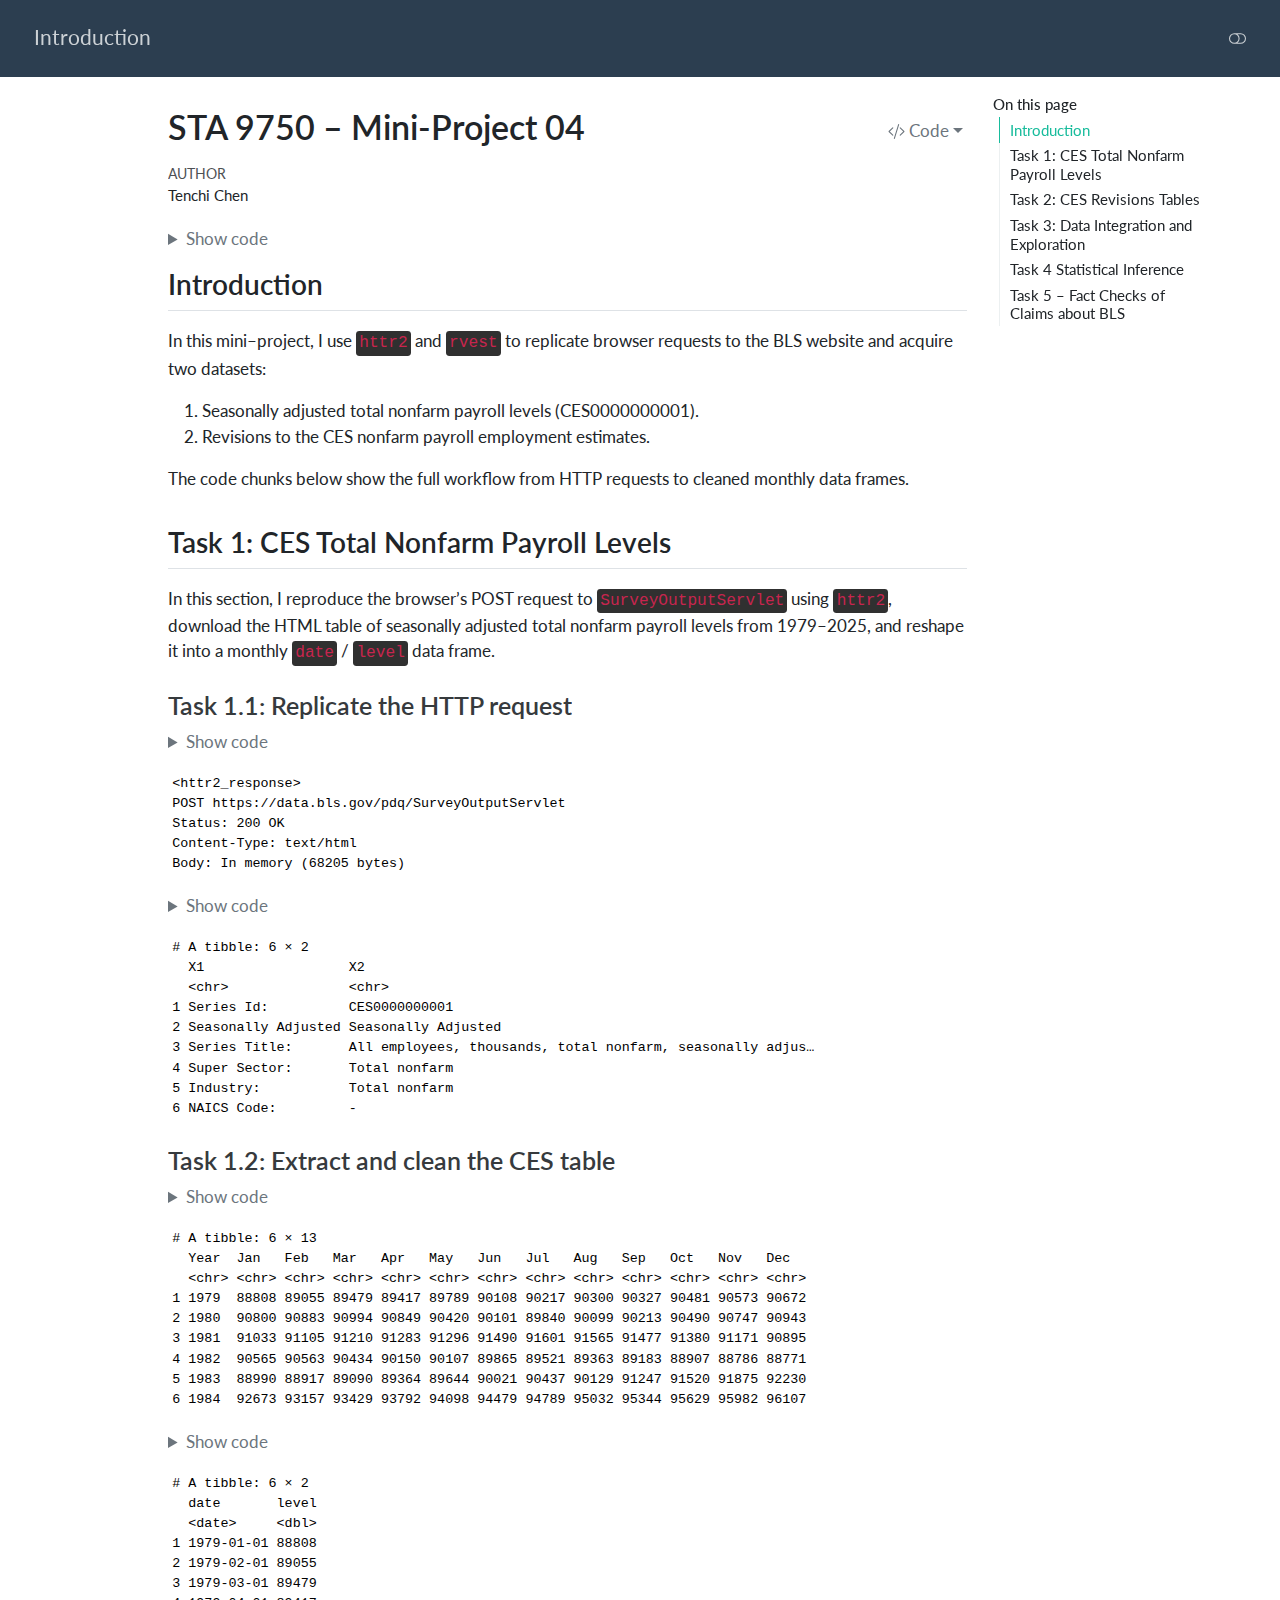
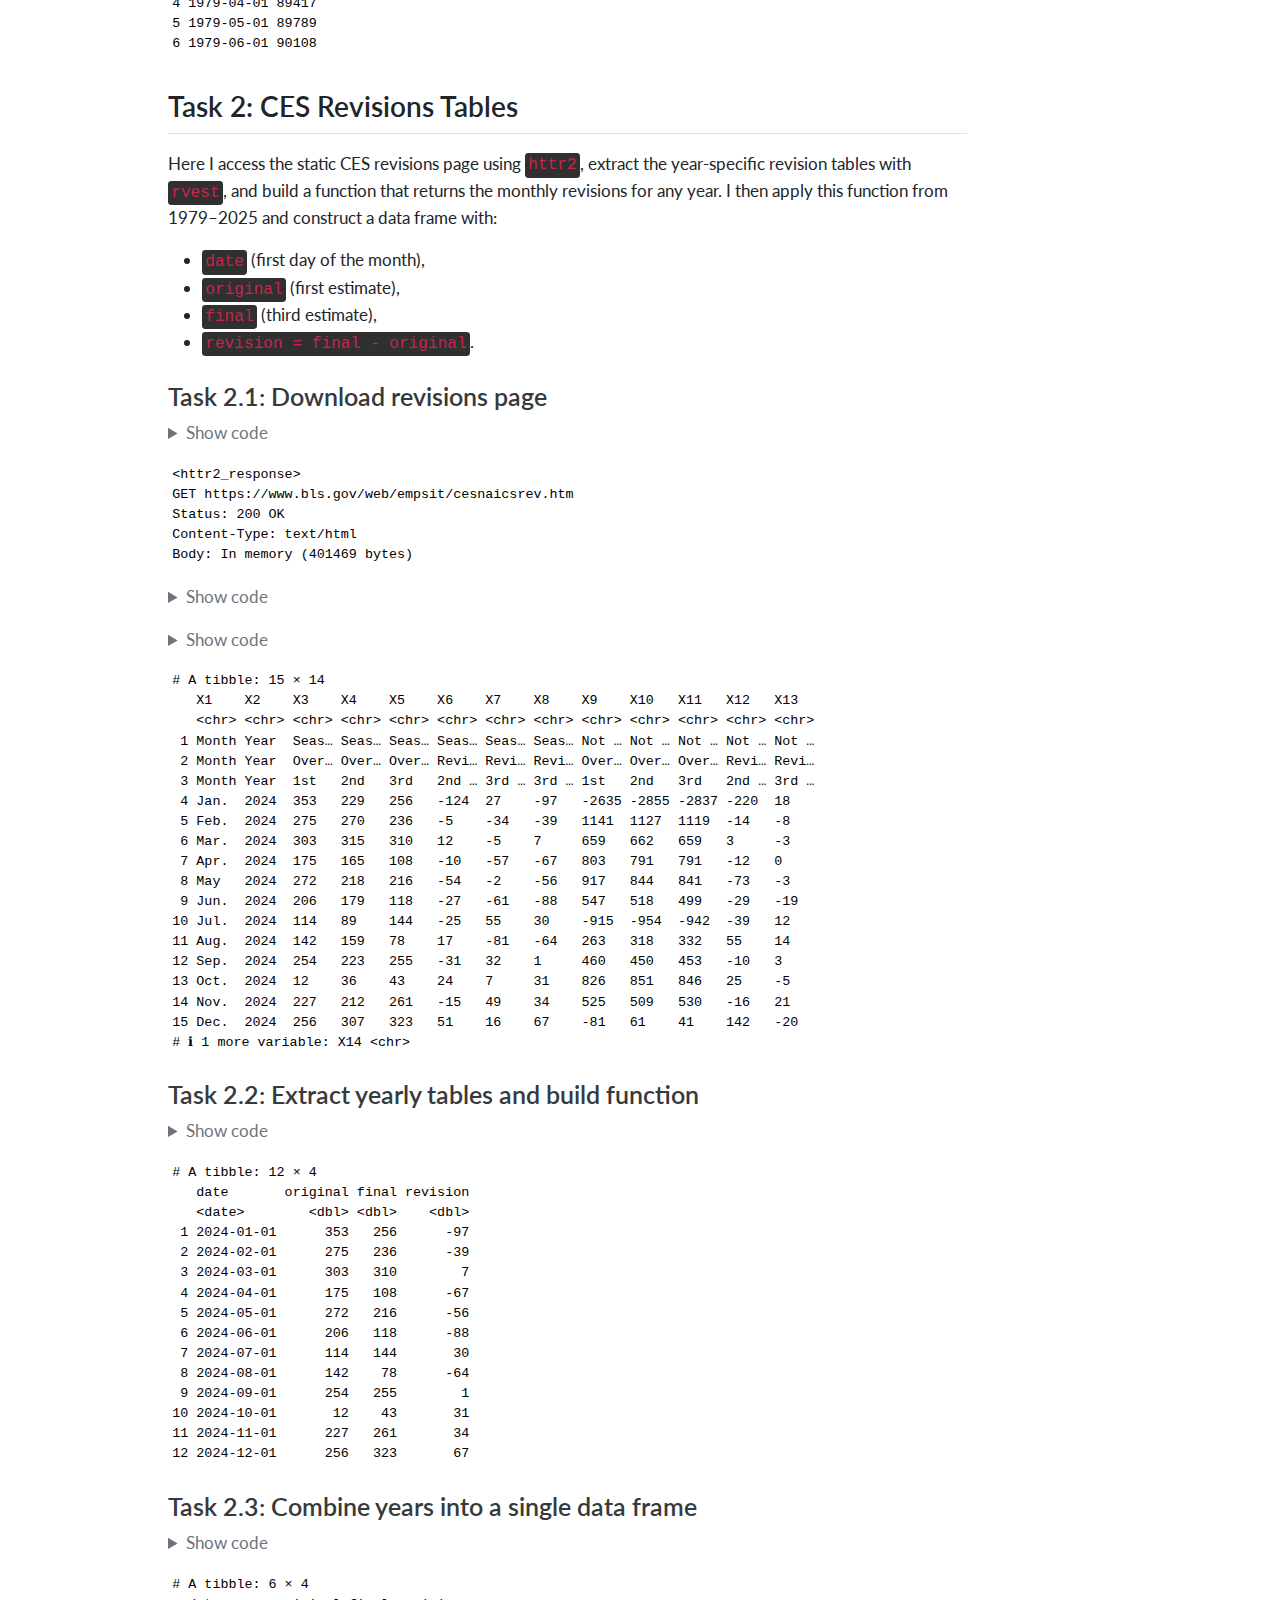
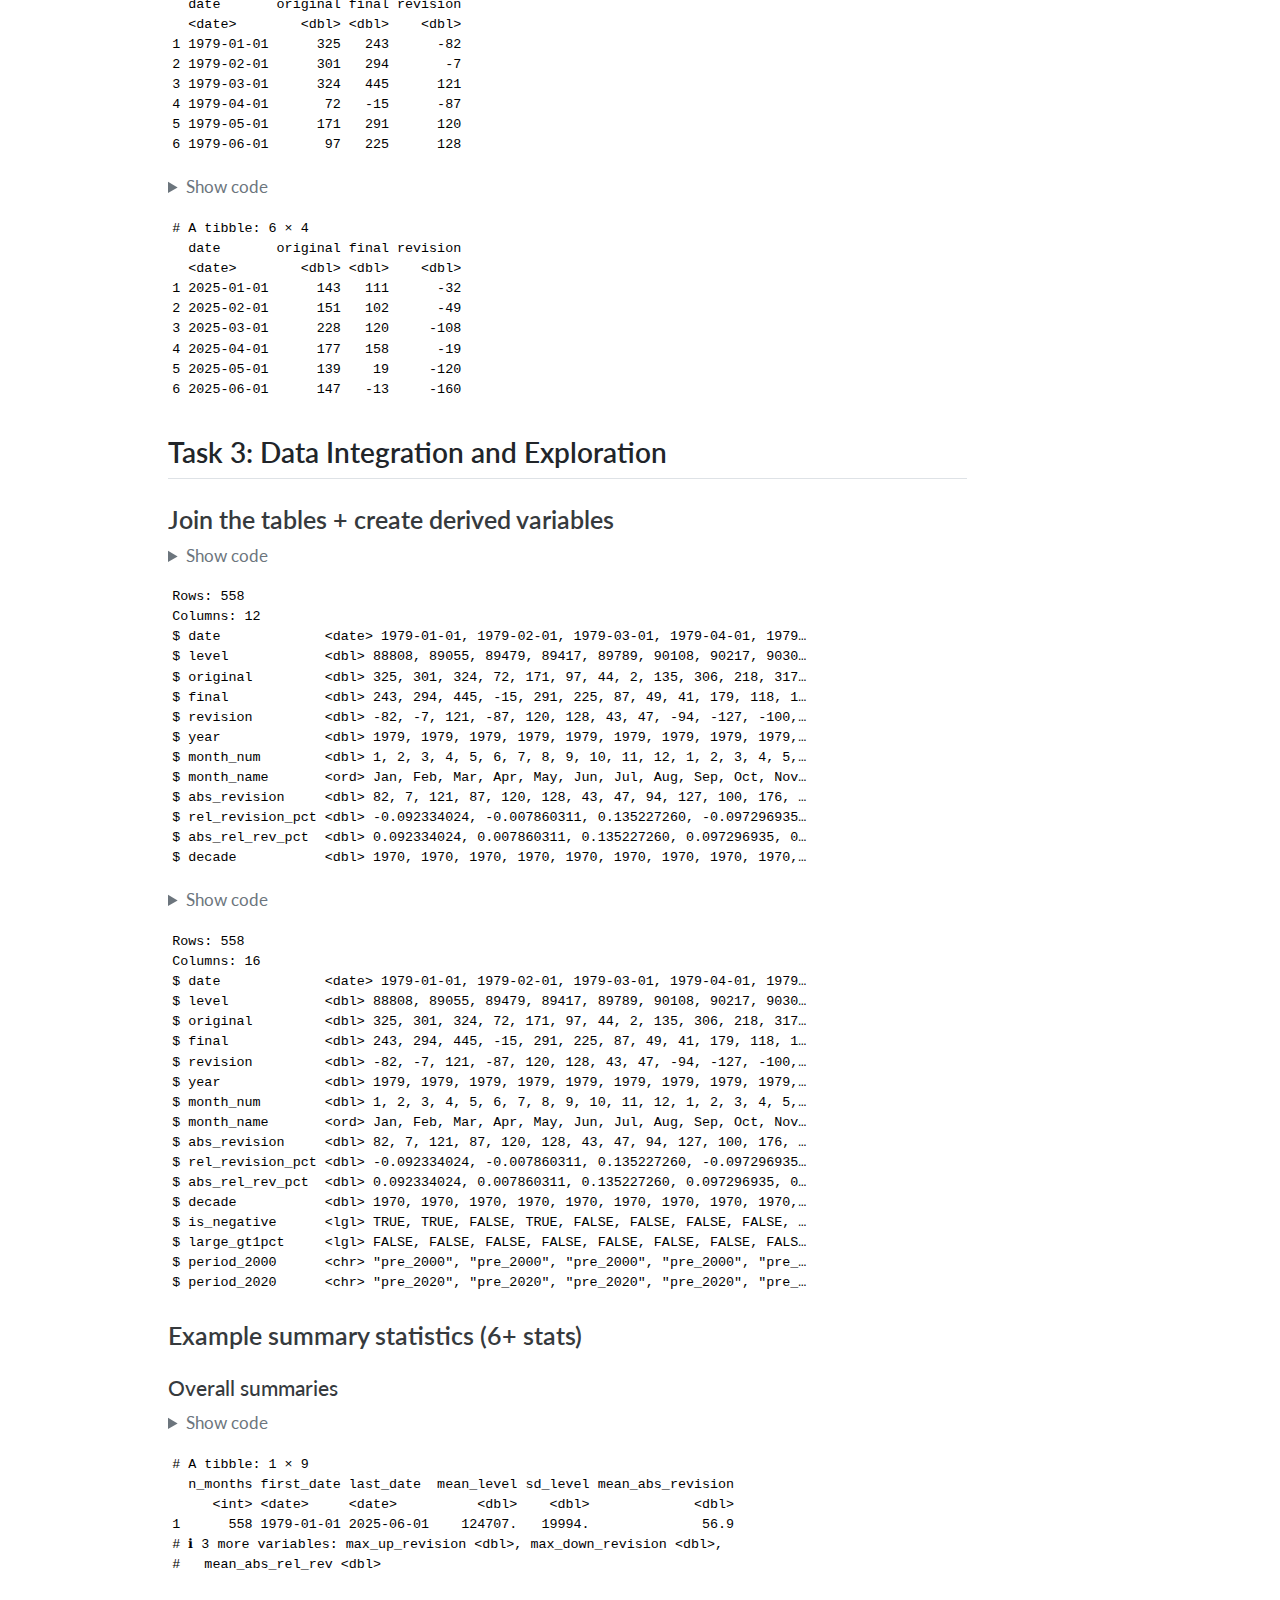
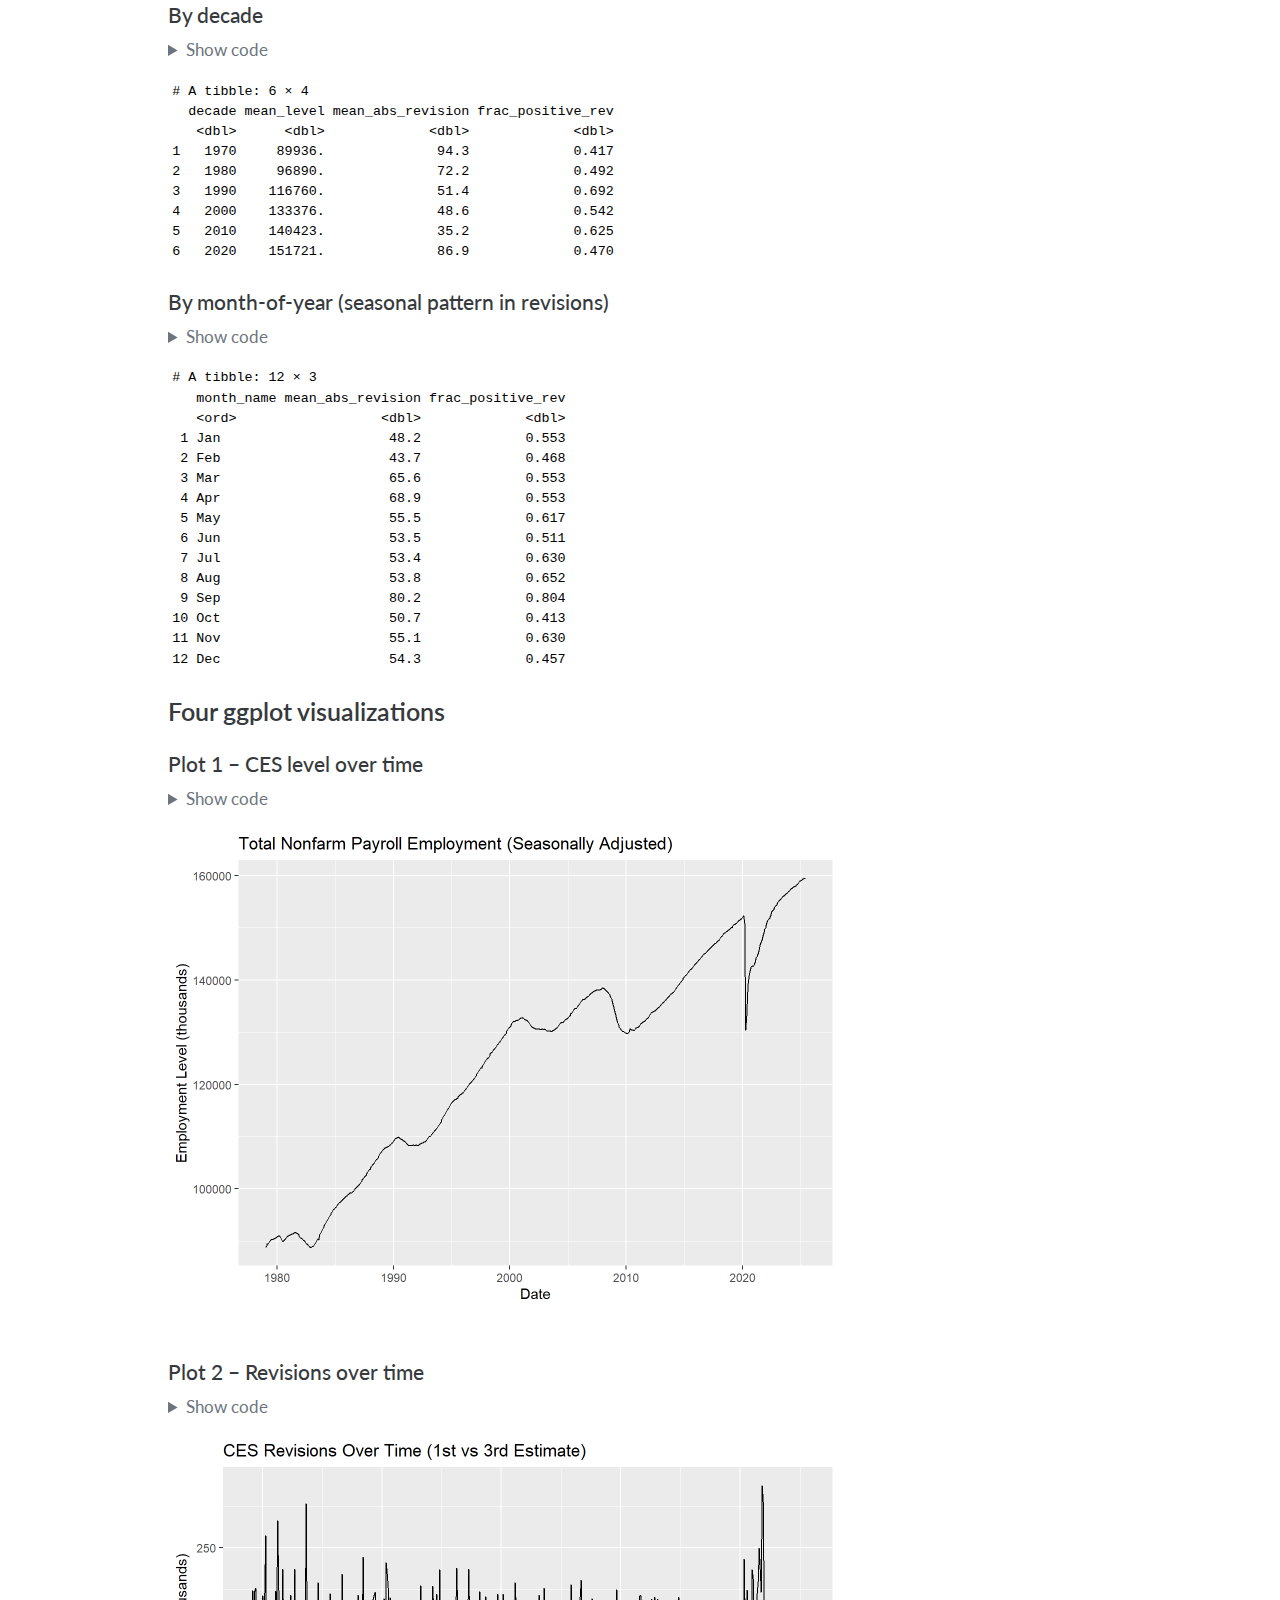
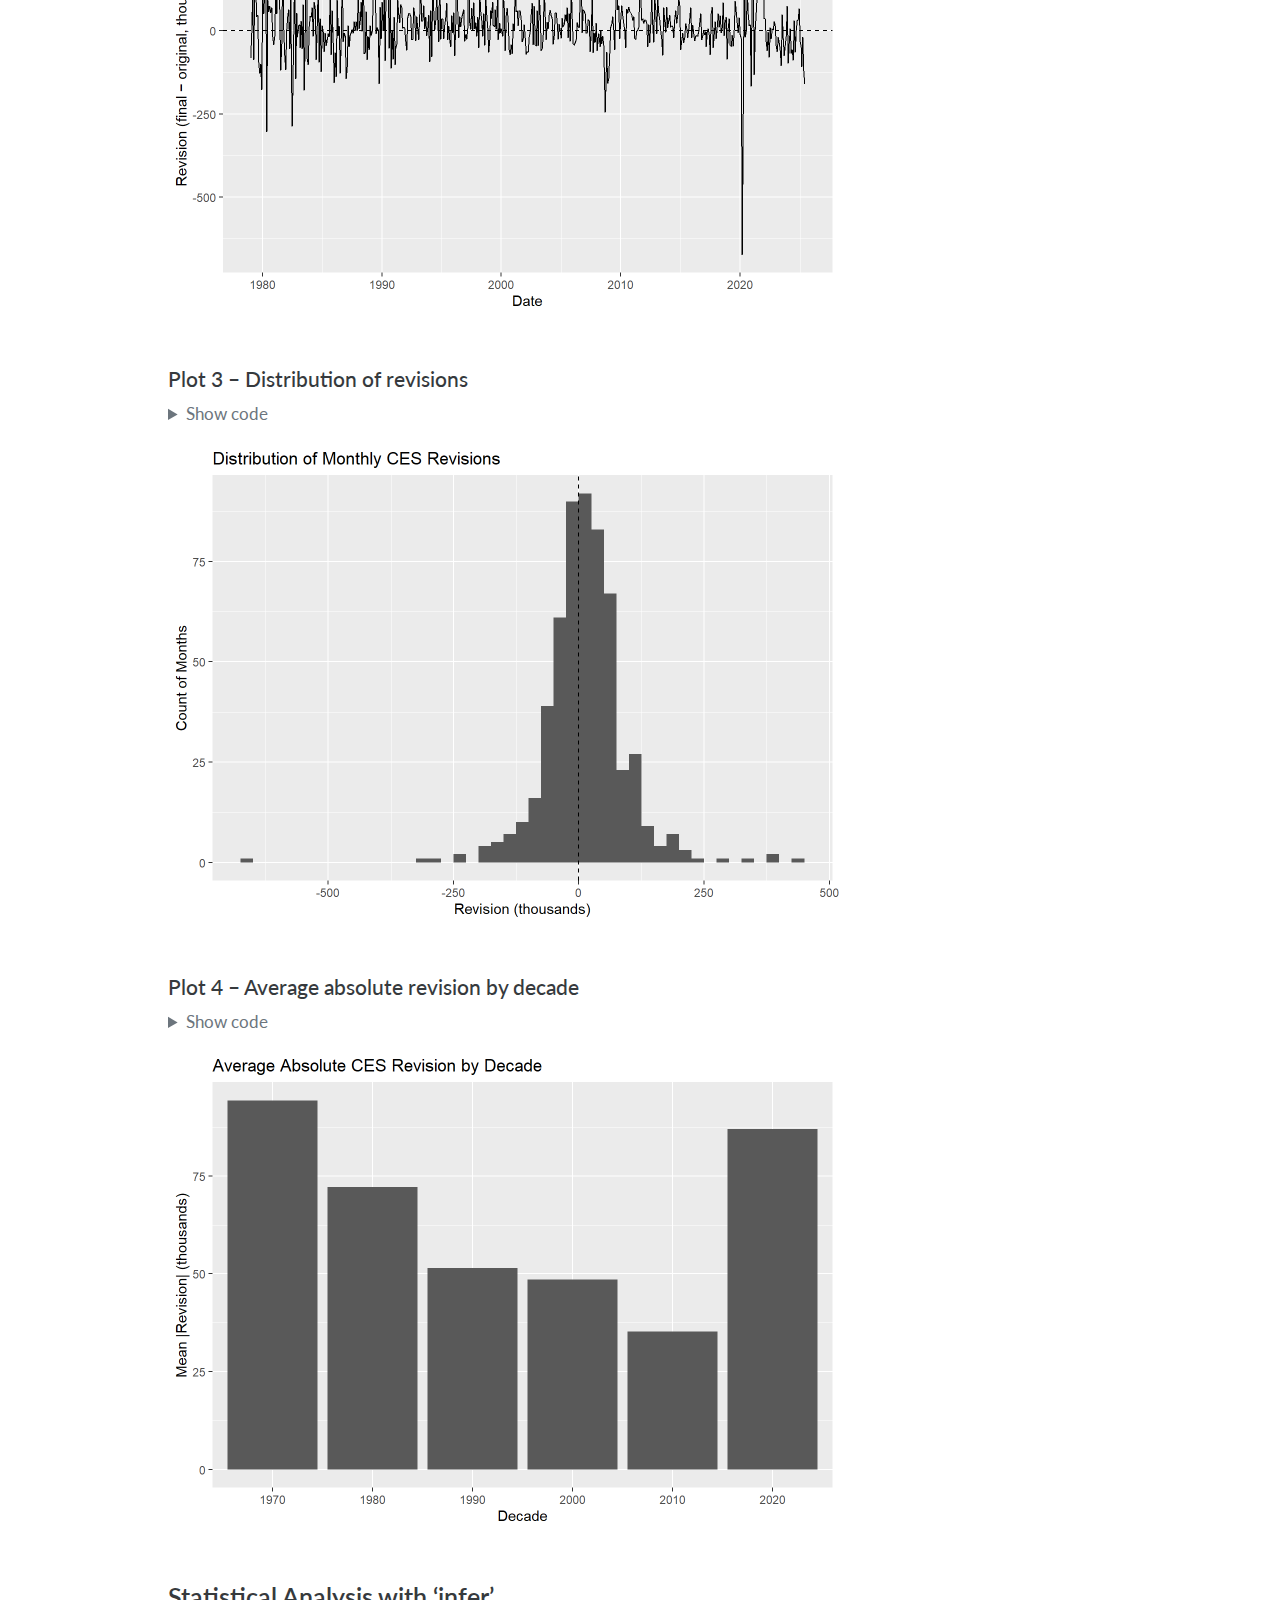
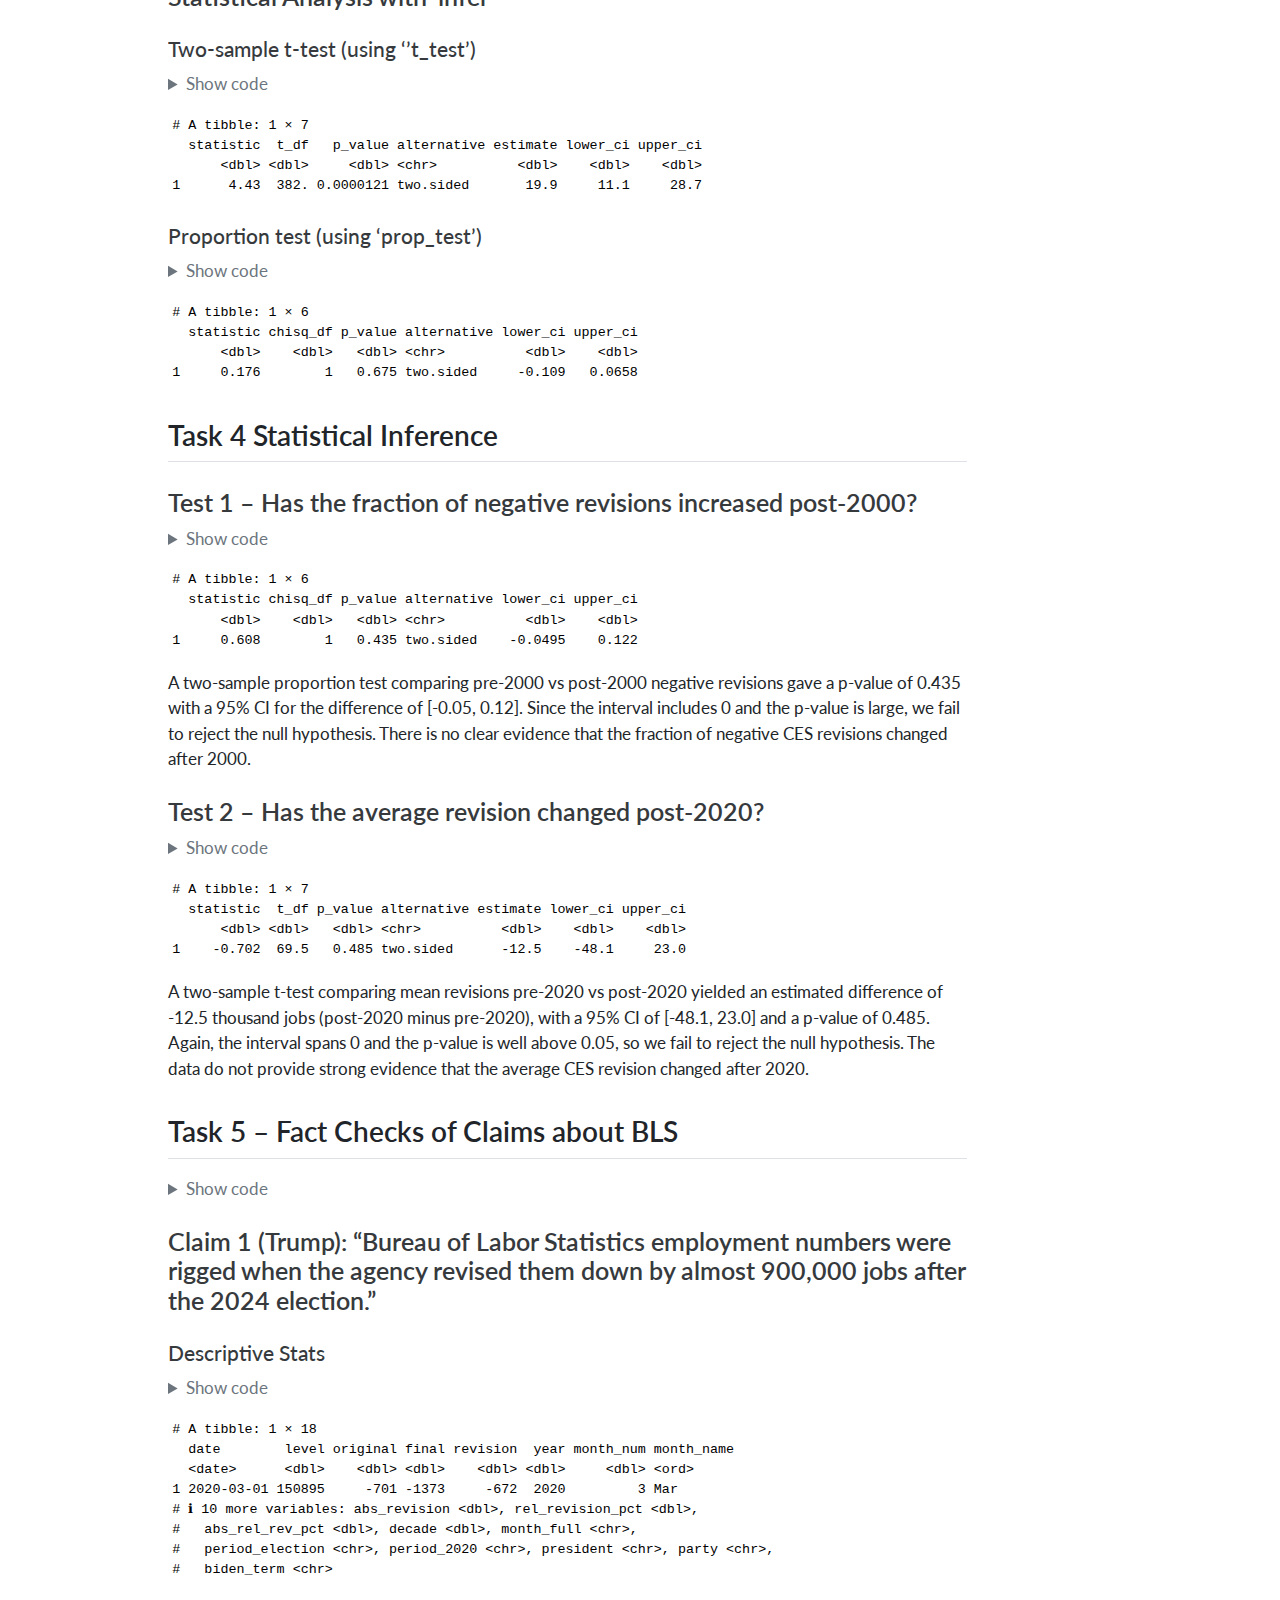
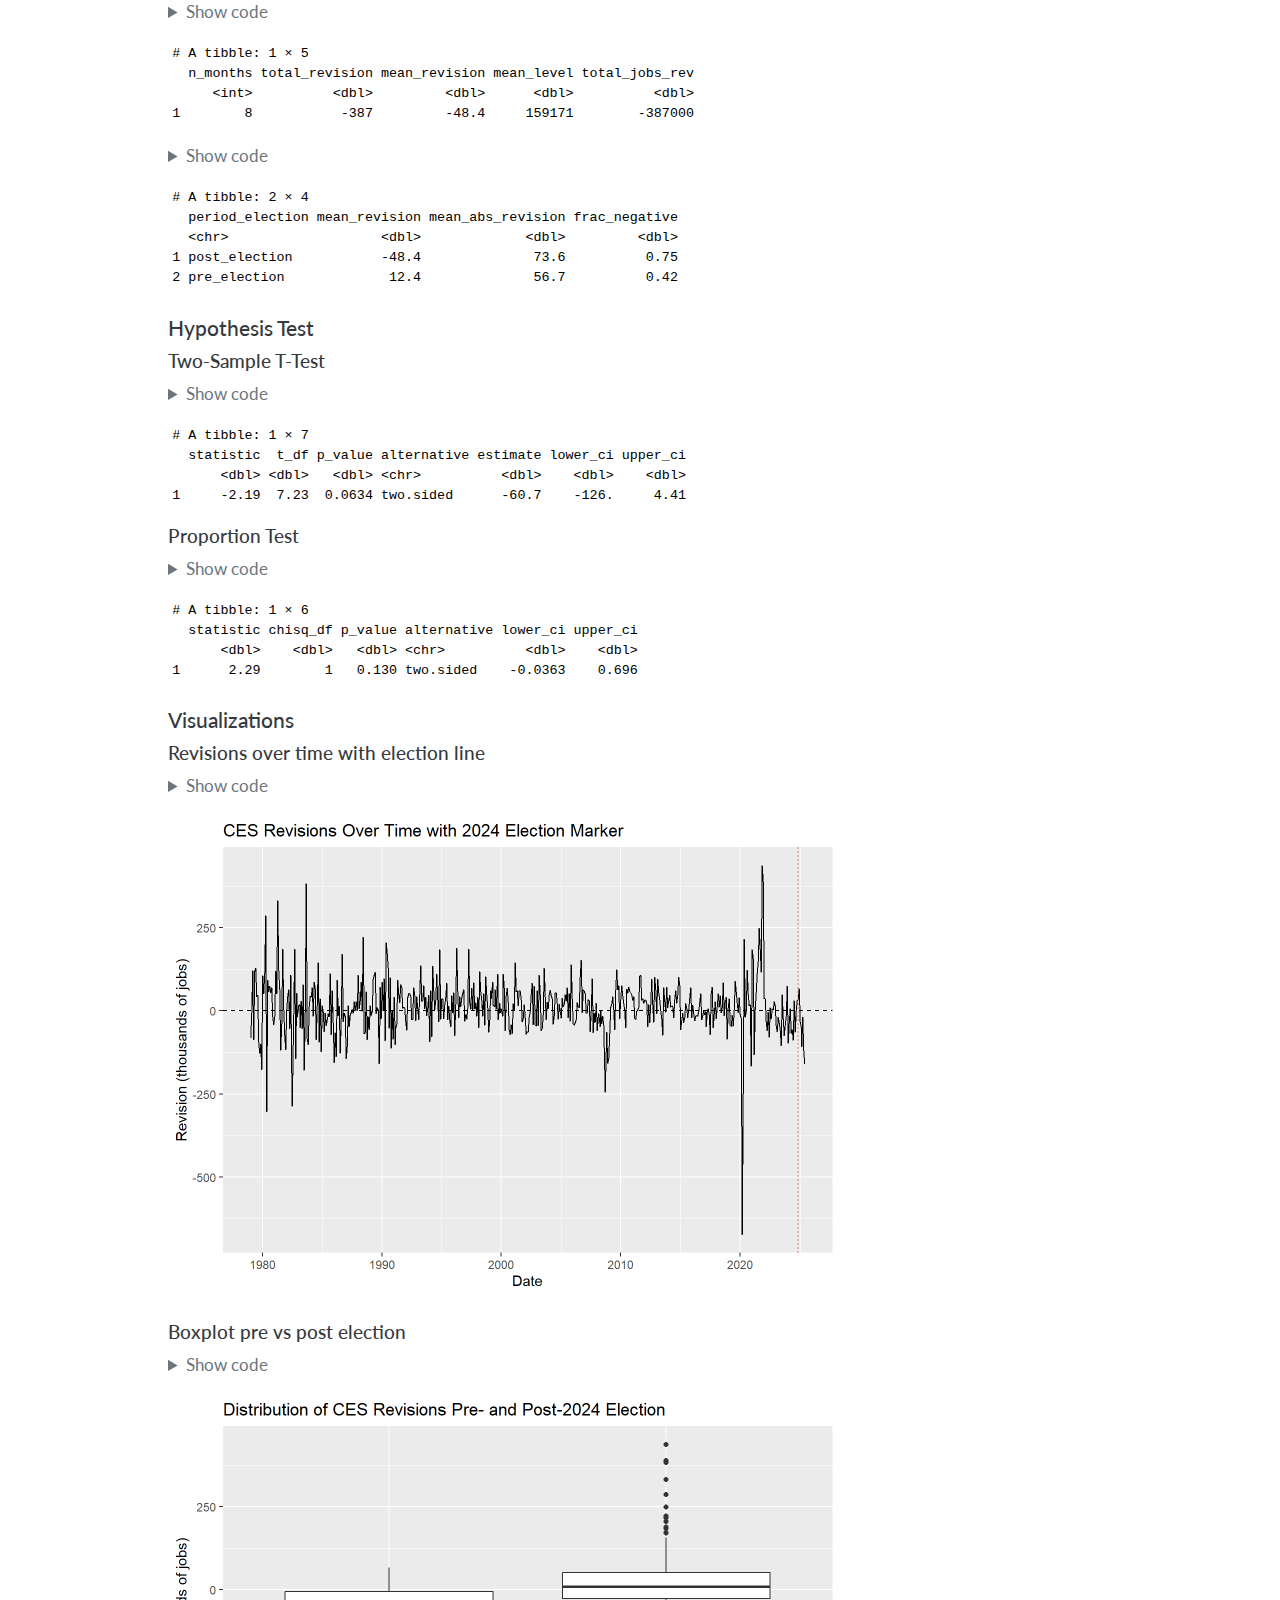
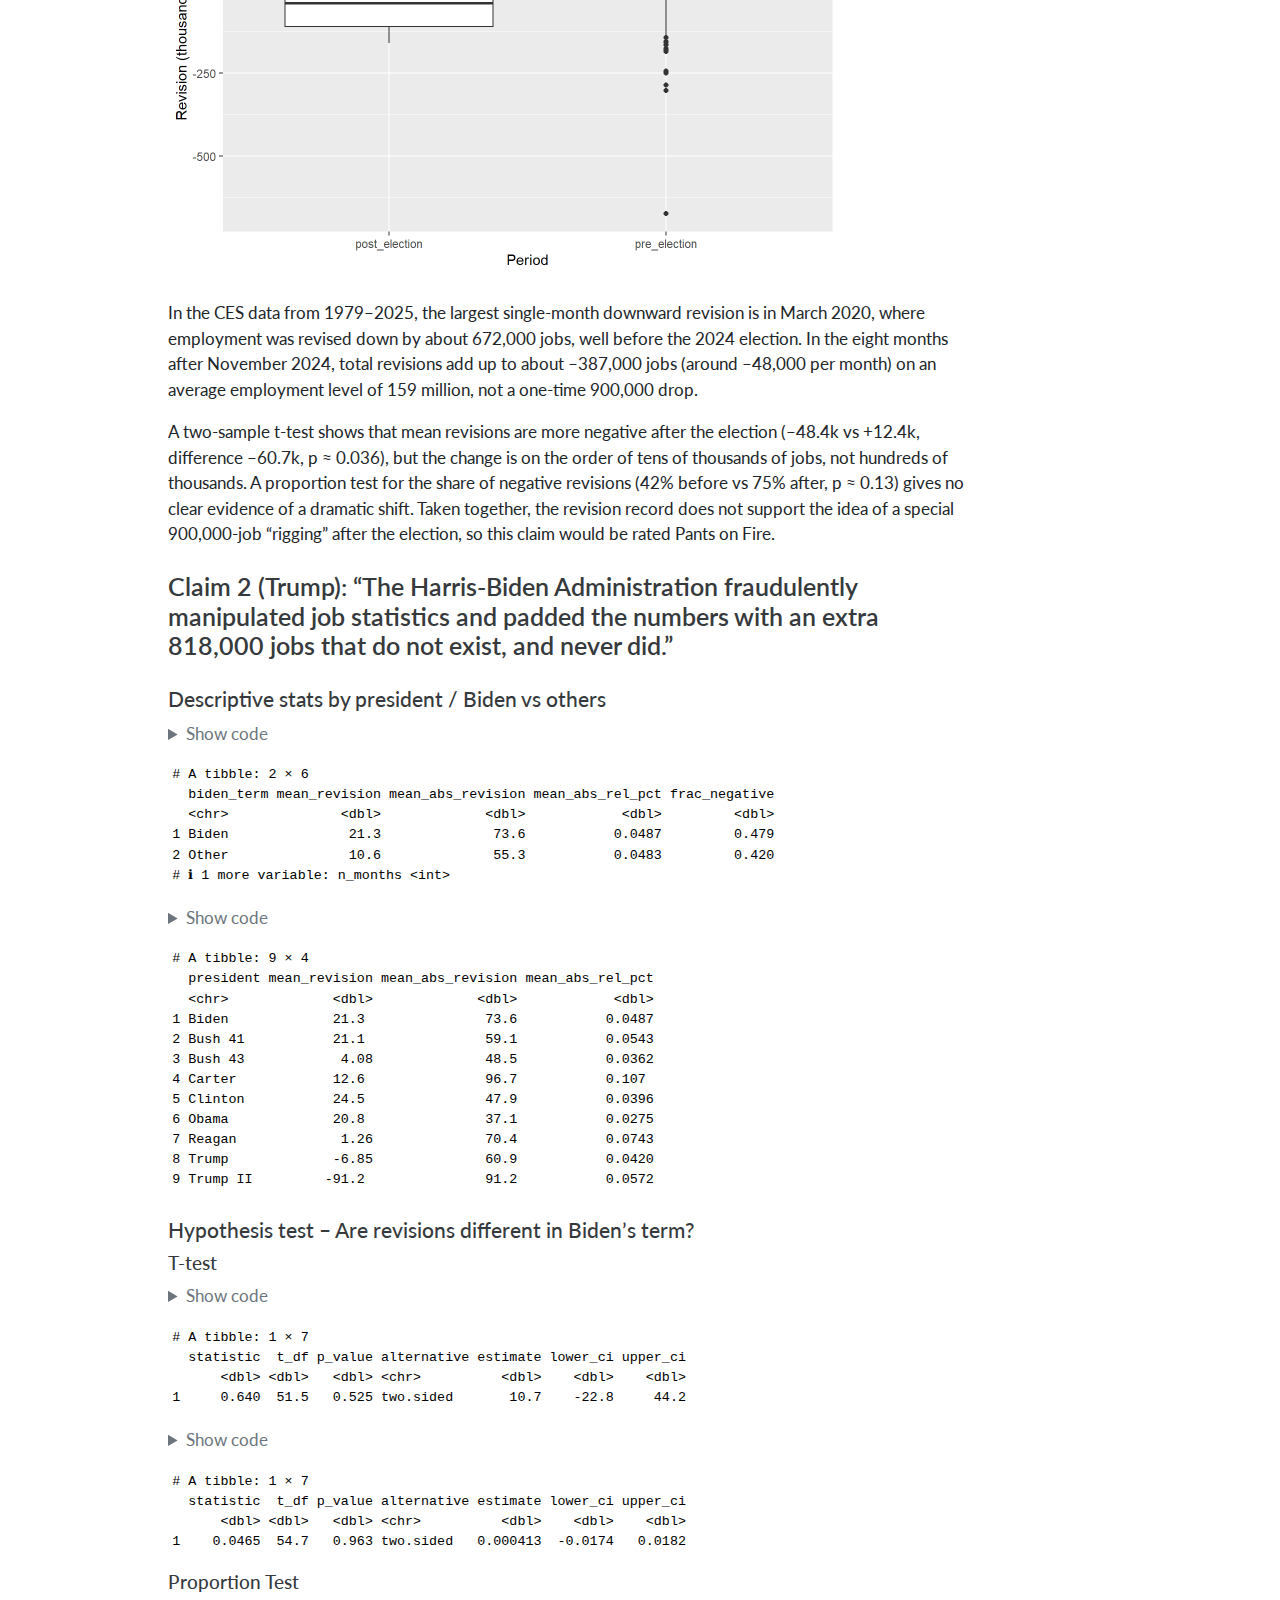
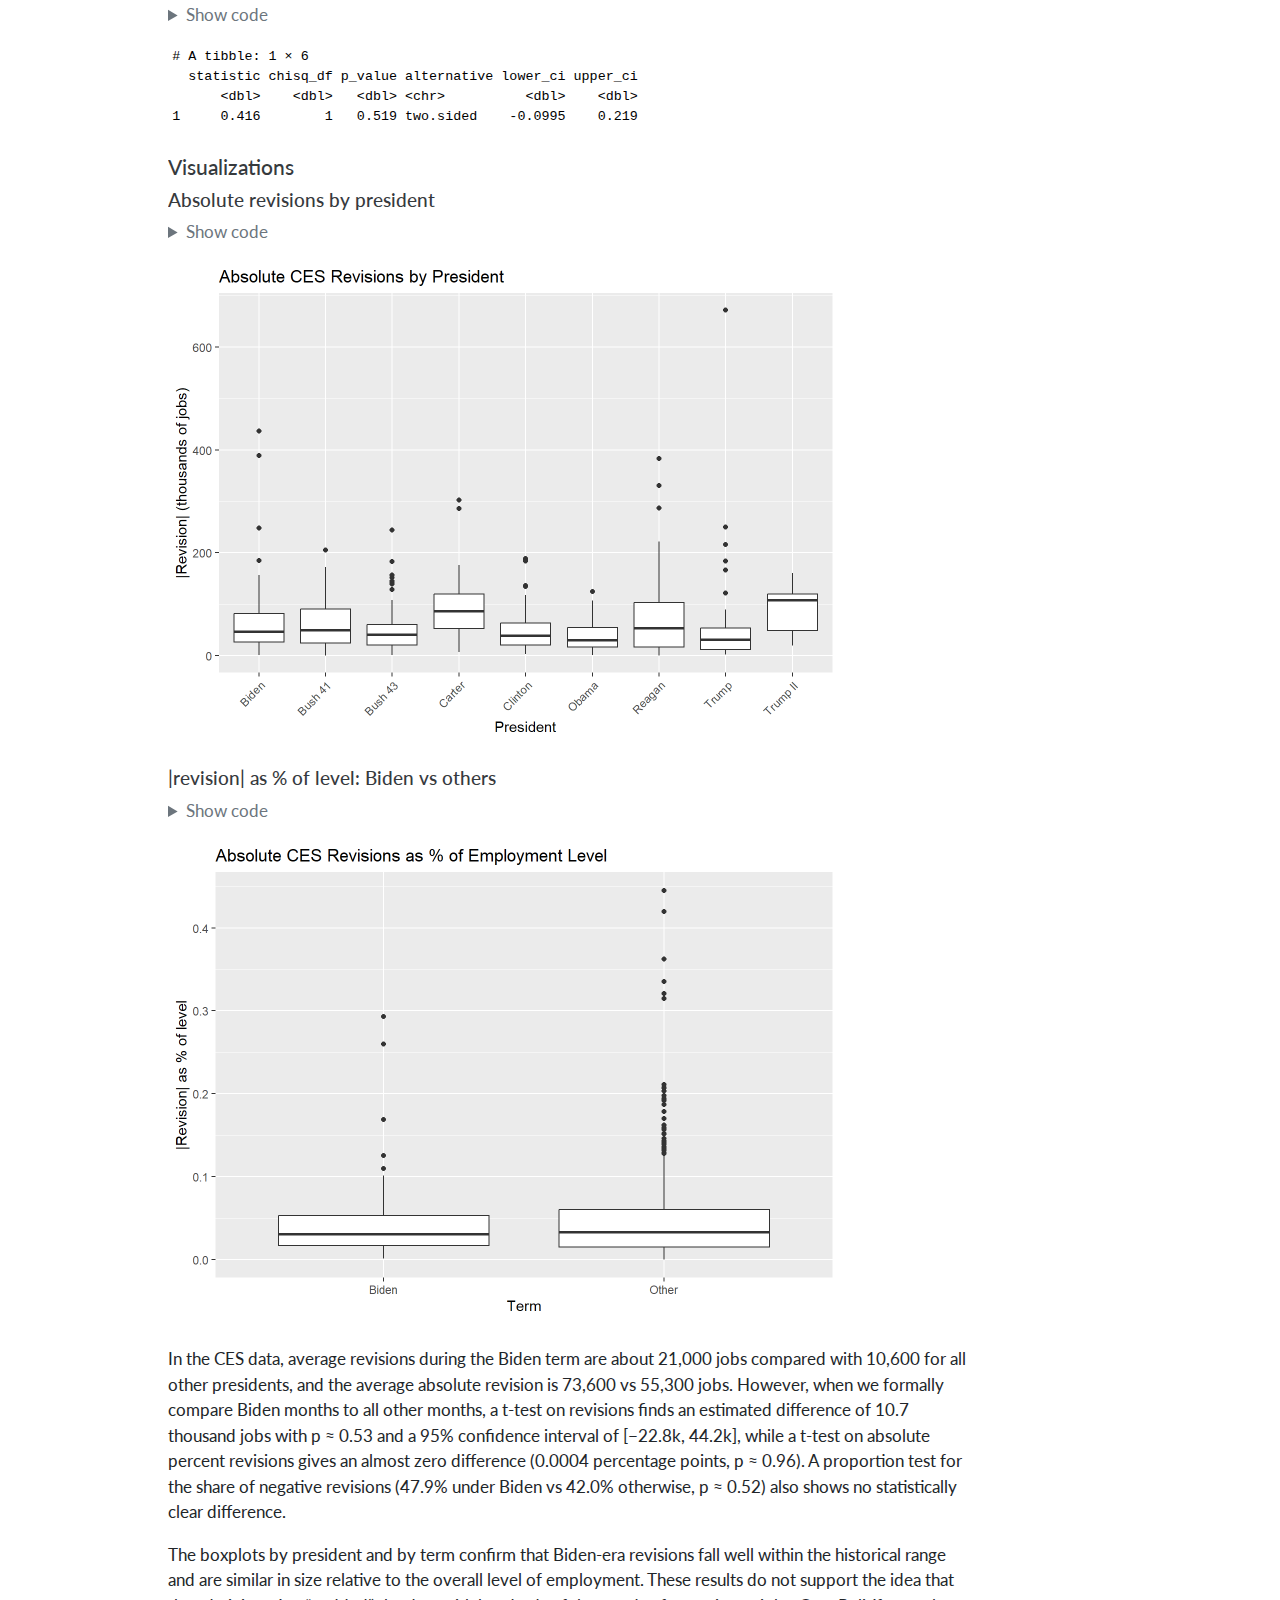
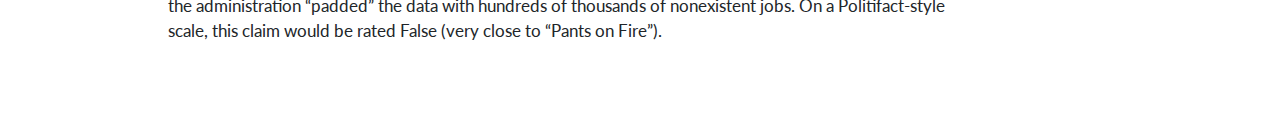
<file: docs/mp04.html>
<!DOCTYPE html>
<html xmlns="http://www.w3.org/1999/xhtml" lang="en" xml:lang="en"><head>

<meta charset="utf-8">
<meta name="generator" content="quarto-1.8.21">

<meta name="viewport" content="width=device-width, initial-scale=1.0, user-scalable=yes">

<meta name="author" content="Tenchi Chen">

<title>STA 9750 – Mini-Project 04 – Introduction</title>
<style>
code{white-space: pre-wrap;}
span.smallcaps{font-variant: small-caps;}
div.columns{display: flex; gap: min(4vw, 1.5em);}
div.column{flex: auto; overflow-x: auto;}
div.hanging-indent{margin-left: 1.5em; text-indent: -1.5em;}
ul.task-list{list-style: none;}
ul.task-list li input[type="checkbox"] {
  width: 0.8em;
  margin: 0 0.8em 0.2em -1em; /* quarto-specific, see https://github.com/quarto-dev/quarto-cli/issues/4556 */ 
  vertical-align: middle;
}
/* CSS for syntax highlighting */
html { -webkit-text-size-adjust: 100%; }
pre > code.sourceCode { white-space: pre; position: relative; }
pre > code.sourceCode > span { display: inline-block; line-height: 1.25; }
pre > code.sourceCode > span:empty { height: 1.2em; }
.sourceCode { overflow: visible; }
code.sourceCode > span { color: inherit; text-decoration: inherit; }
div.sourceCode { margin: 1em 0; }
pre.sourceCode { margin: 0; }
@media screen {
div.sourceCode { overflow: auto; }
}
@media print {
pre > code.sourceCode { white-space: pre-wrap; }
pre > code.sourceCode > span { text-indent: -5em; padding-left: 5em; }
}
pre.numberSource code
  { counter-reset: source-line 0; }
pre.numberSource code > span
  { position: relative; left: -4em; counter-increment: source-line; }
pre.numberSource code > span > a:first-child::before
  { content: counter(source-line);
    position: relative; left: -1em; text-align: right; vertical-align: baseline;
    border: none; display: inline-block;
    -webkit-touch-callout: none; -webkit-user-select: none;
    -khtml-user-select: none; -moz-user-select: none;
    -ms-user-select: none; user-select: none;
    padding: 0 4px; width: 4em;
  }
pre.numberSource { margin-left: 3em;  padding-left: 4px; }
div.sourceCode
  {   }
@media screen {
pre > code.sourceCode > span > a:first-child::before { text-decoration: underline; }
}
</style>


<script src="site_libs/quarto-nav/quarto-nav.js"></script>
<script src="site_libs/quarto-nav/headroom.min.js"></script>
<script src="site_libs/clipboard/clipboard.min.js"></script>
<script src="site_libs/quarto-search/autocomplete.umd.js"></script>
<script src="site_libs/quarto-search/fuse.min.js"></script>
<script src="site_libs/quarto-search/quarto-search.js"></script>
<meta name="quarto:offset" content="./">
<script src="site_libs/quarto-html/quarto.js" type="module"></script>
<script src="site_libs/quarto-html/tabsets/tabsets.js" type="module"></script>
<script src="site_libs/quarto-html/axe/axe-check.js" type="module"></script>
<script src="site_libs/quarto-html/popper.min.js"></script>
<script src="site_libs/quarto-html/tippy.umd.min.js"></script>
<script src="site_libs/quarto-html/anchor.min.js"></script>
<link href="site_libs/quarto-html/tippy.css" rel="stylesheet">
<link href="site_libs/quarto-html/quarto-syntax-highlighting-9d143b0d033435e2918b6fea2ab3c028.css" rel="stylesheet" class="quarto-color-scheme" id="quarto-text-highlighting-styles">
<link href="site_libs/quarto-html/quarto-syntax-highlighting-dark-9d143b0d033435e2918b6fea2ab3c028.css" rel="stylesheet" class="quarto-color-scheme quarto-color-alternate" id="quarto-text-highlighting-styles">
<link href="site_libs/quarto-html/quarto-syntax-highlighting-9d143b0d033435e2918b6fea2ab3c028.css" rel="stylesheet" class="quarto-color-scheme-extra" id="quarto-text-highlighting-styles">
<script src="site_libs/bootstrap/bootstrap.min.js"></script>
<link href="site_libs/bootstrap/bootstrap-icons.css" rel="stylesheet">
<link href="site_libs/bootstrap/bootstrap-4d33e6a4f0e9129308d1cfd8680bcebd.min.css" rel="stylesheet" append-hash="true" class="quarto-color-scheme" id="quarto-bootstrap" data-mode="light">
<link href="site_libs/bootstrap/bootstrap-dark-95471b11d5ca1addc278cead08b8f4bc.min.css" rel="stylesheet" append-hash="true" class="quarto-color-scheme quarto-color-alternate" id="quarto-bootstrap" data-mode="dark">
<link href="site_libs/bootstrap/bootstrap-4d33e6a4f0e9129308d1cfd8680bcebd.min.css" rel="stylesheet" append-hash="true" class="quarto-color-scheme-extra" id="quarto-bootstrap" data-mode="light">
<script id="quarto-search-options" type="application/json">{
  "location": "navbar",
  "copy-button": false,
  "collapse-after": 3,
  "panel-placement": "end",
  "type": "overlay",
  "limit": 50,
  "keyboard-shortcut": [
    "f",
    "/",
    "s"
  ],
  "show-item-context": false,
  "language": {
    "search-no-results-text": "No results",
    "search-matching-documents-text": "matching documents",
    "search-copy-link-title": "Copy link to search",
    "search-hide-matches-text": "Hide additional matches",
    "search-more-match-text": "more match in this document",
    "search-more-matches-text": "more matches in this document",
    "search-clear-button-title": "Clear",
    "search-text-placeholder": "",
    "search-detached-cancel-button-title": "Cancel",
    "search-submit-button-title": "Submit",
    "search-label": "Search"
  }
}</script>


<link rel="stylesheet" href="styles.css">
</head>

<body class="nav-fixed quarto-light"><script id="quarto-html-before-body" type="application/javascript">
    const toggleBodyColorMode = (bsSheetEl) => {
      const mode = bsSheetEl.getAttribute("data-mode");
      const bodyEl = window.document.querySelector("body");
      if (mode === "dark") {
        bodyEl.classList.add("quarto-dark");
        bodyEl.classList.remove("quarto-light");
      } else {
        bodyEl.classList.add("quarto-light");
        bodyEl.classList.remove("quarto-dark");
      }
    }
    const toggleBodyColorPrimary = () => {
      const bsSheetEl = window.document.querySelector("link#quarto-bootstrap:not([rel=disabled-stylesheet])");
      if (bsSheetEl) {
        toggleBodyColorMode(bsSheetEl);
      }
    }
    const setColorSchemeToggle = (alternate) => {
      const toggles = window.document.querySelectorAll('.quarto-color-scheme-toggle');
      for (let i=0; i < toggles.length; i++) {
        const toggle = toggles[i];
        if (toggle) {
          if (alternate) {
            toggle.classList.add("alternate");
          } else {
            toggle.classList.remove("alternate");
          }
        }
      }
    };
    const toggleColorMode = (alternate) => {
      // Switch the stylesheets
      const primaryStylesheets = window.document.querySelectorAll('link.quarto-color-scheme:not(.quarto-color-alternate)');
      const alternateStylesheets = window.document.querySelectorAll('link.quarto-color-scheme.quarto-color-alternate');
      manageTransitions('#quarto-margin-sidebar .nav-link', false);
      if (alternate) {
        // note: dark is layered on light, we don't disable primary!
        enableStylesheet(alternateStylesheets);
        for (const sheetNode of alternateStylesheets) {
          if (sheetNode.id === "quarto-bootstrap") {
            toggleBodyColorMode(sheetNode);
          }
        }
      } else {
        disableStylesheet(alternateStylesheets);
        enableStylesheet(primaryStylesheets)
        toggleBodyColorPrimary();
      }
      manageTransitions('#quarto-margin-sidebar .nav-link', true);
      // Switch the toggles
      setColorSchemeToggle(alternate)
      // Hack to workaround the fact that safari doesn't
      // properly recolor the scrollbar when toggling (#1455)
      if (navigator.userAgent.indexOf('Safari') > 0 && navigator.userAgent.indexOf('Chrome') == -1) {
        manageTransitions("body", false);
        window.scrollTo(0, 1);
        setTimeout(() => {
          window.scrollTo(0, 0);
          manageTransitions("body", true);
        }, 40);
      }
    }
    const disableStylesheet = (stylesheets) => {
      for (let i=0; i < stylesheets.length; i++) {
        const stylesheet = stylesheets[i];
        stylesheet.rel = 'disabled-stylesheet';
      }
    }
    const enableStylesheet = (stylesheets) => {
      for (let i=0; i < stylesheets.length; i++) {
        const stylesheet = stylesheets[i];
        if(stylesheet.rel !== 'stylesheet') { // for Chrome, which will still FOUC without this check
          stylesheet.rel = 'stylesheet';
        }
      }
    }
    const manageTransitions = (selector, allowTransitions) => {
      const els = window.document.querySelectorAll(selector);
      for (let i=0; i < els.length; i++) {
        const el = els[i];
        if (allowTransitions) {
          el.classList.remove('notransition');
        } else {
          el.classList.add('notransition');
        }
      }
    }
    const isFileUrl = () => {
      return window.location.protocol === 'file:';
    }
    const hasAlternateSentinel = () => {
      let styleSentinel = getColorSchemeSentinel();
      if (styleSentinel !== null) {
        return styleSentinel === "alternate";
      } else {
        return false;
      }
    }
    const setStyleSentinel = (alternate) => {
      const value = alternate ? "alternate" : "default";
      if (!isFileUrl()) {
        window.localStorage.setItem("quarto-color-scheme", value);
      } else {
        localAlternateSentinel = value;
      }
    }
    const getColorSchemeSentinel = () => {
      if (!isFileUrl()) {
        const storageValue = window.localStorage.getItem("quarto-color-scheme");
        return storageValue != null ? storageValue : localAlternateSentinel;
      } else {
        return localAlternateSentinel;
      }
    }
    const toggleGiscusIfUsed = (isAlternate, darkModeDefault) => {
      const baseTheme = document.querySelector('#giscus-base-theme')?.value ?? 'light';
      const alternateTheme = document.querySelector('#giscus-alt-theme')?.value ?? 'dark';
      let newTheme = '';
      if(authorPrefersDark) {
        newTheme = isAlternate ? baseTheme : alternateTheme;
      } else {
        newTheme = isAlternate ? alternateTheme : baseTheme;
      }
      const changeGiscusTheme = () => {
        // From: https://github.com/giscus/giscus/issues/336
        const sendMessage = (message) => {
          const iframe = document.querySelector('iframe.giscus-frame');
          if (!iframe) return;
          iframe.contentWindow.postMessage({ giscus: message }, 'https://giscus.app');
        }
        sendMessage({
          setConfig: {
            theme: newTheme
          }
        });
      }
      const isGiscussLoaded = window.document.querySelector('iframe.giscus-frame') !== null;
      if (isGiscussLoaded) {
        changeGiscusTheme();
      }
    };
    const authorPrefersDark = false;
    const darkModeDefault = authorPrefersDark;
      document.querySelector('link#quarto-text-highlighting-styles.quarto-color-scheme-extra').rel = 'disabled-stylesheet';
      document.querySelector('link#quarto-bootstrap.quarto-color-scheme-extra').rel = 'disabled-stylesheet';
    let localAlternateSentinel = darkModeDefault ? 'alternate' : 'default';
    // Dark / light mode switch
    window.quartoToggleColorScheme = () => {
      // Read the current dark / light value
      let toAlternate = !hasAlternateSentinel();
      toggleColorMode(toAlternate);
      setStyleSentinel(toAlternate);
      toggleGiscusIfUsed(toAlternate, darkModeDefault);
      window.dispatchEvent(new Event('resize'));
    };
    // Switch to dark mode if need be
    if (hasAlternateSentinel()) {
      toggleColorMode(true);
    } else {
      toggleColorMode(false);
    }
  </script>

<div id="quarto-search-results"></div>
  <header id="quarto-header" class="headroom fixed-top">
    <nav class="navbar navbar-expand-lg " data-bs-theme="dark">
      <div class="navbar-container container-fluid">
      <div class="navbar-brand-container mx-auto">
    <a href="./index.html" class="navbar-brand navbar-brand-logo">
    </a>
    <a class="navbar-brand" href="./index.html">
    <span class="navbar-title">Introduction</span>
    </a>
  </div>
        <div class="quarto-navbar-tools tools-end">
  <a href="" class="quarto-color-scheme-toggle quarto-navigation-tool  px-1" onclick="window.quartoToggleColorScheme(); return false;" title="Toggle dark mode"><i class="bi"></i></a>
</div>
      </div> <!-- /container-fluid -->
    </nav>
</header>
<!-- content -->
<div id="quarto-content" class="quarto-container page-columns page-rows-contents page-layout-article page-navbar">
<!-- sidebar -->
<!-- margin-sidebar -->
    <div id="quarto-margin-sidebar" class="sidebar margin-sidebar">
        <nav id="TOC" role="doc-toc" class="toc-active">
    <h2 id="toc-title">On this page</h2>
   
  <ul class="collapse">
  <li><a href="#introduction" id="toc-introduction" class="nav-link active" data-scroll-target="#introduction">Introduction</a></li>
  <li><a href="#task-1-ces-total-nonfarm-payroll-levels" id="toc-task-1-ces-total-nonfarm-payroll-levels" class="nav-link" data-scroll-target="#task-1-ces-total-nonfarm-payroll-levels">Task 1: CES Total Nonfarm Payroll Levels</a></li>
  <li><a href="#task-2-ces-revisions-tables" id="toc-task-2-ces-revisions-tables" class="nav-link" data-scroll-target="#task-2-ces-revisions-tables">Task 2: CES Revisions Tables</a></li>
  <li><a href="#task-3-data-integration-and-exploration" id="toc-task-3-data-integration-and-exploration" class="nav-link" data-scroll-target="#task-3-data-integration-and-exploration">Task 3: Data Integration and Exploration</a></li>
  <li><a href="#task-4-statistical-inference" id="toc-task-4-statistical-inference" class="nav-link" data-scroll-target="#task-4-statistical-inference">Task 4 Statistical Inference</a></li>
  <li><a href="#task-5-fact-checks-of-claims-about-bls" id="toc-task-5-fact-checks-of-claims-about-bls" class="nav-link" data-scroll-target="#task-5-fact-checks-of-claims-about-bls">Task 5 – Fact Checks of Claims about BLS</a></li>
  </ul>
</nav>
    </div>
<!-- main -->
<main class="content" id="quarto-document-content">


<header id="title-block-header" class="quarto-title-block default">
<div class="quarto-title">
<div class="quarto-title-block"><div><h1 class="title">STA 9750 – Mini-Project 04</h1><button type="button" class="btn code-tools-button dropdown-toggle" id="quarto-code-tools-menu" data-bs-toggle="dropdown" aria-expanded="false"><i class="bi"></i> Code</button><ul class="dropdown-menu dropdown-menu-end" aria-labelelledby="quarto-code-tools-menu"><li><a id="quarto-show-all-code" class="dropdown-item" href="javascript:void(0)" role="button">Show All Code</a></li><li><a id="quarto-hide-all-code" class="dropdown-item" href="javascript:void(0)" role="button">Hide All Code</a></li><li><hr class="dropdown-divider"></li><li><a id="quarto-view-source" class="dropdown-item" href="javascript:void(0)" role="button">View Source</a></li></ul></div></div>
</div>



<div class="quarto-title-meta">

    <div>
    <div class="quarto-title-meta-heading">Author</div>
    <div class="quarto-title-meta-contents">
             <p>Tenchi Chen </p>
          </div>
  </div>
    
  
    
  </div>
  


</header>


<div class="cell">
<details class="code-fold">
<summary>Show code</summary>
<div class="code-copy-outer-scaffold"><div class="sourceCode cell-code" id="cb1"><pre class="sourceCode numberSource r number-lines code-with-copy"><code class="sourceCode r"><span id="cb1-1"><a href="#cb1-1"></a><span class="fu">library</span>(httr2)</span>
<span id="cb1-2"><a href="#cb1-2"></a><span class="fu">library</span>(rvest)</span>
<span id="cb1-3"><a href="#cb1-3"></a><span class="fu">library</span>(dplyr)</span>
<span id="cb1-4"><a href="#cb1-4"></a><span class="fu">library</span>(tidyr)</span>
<span id="cb1-5"><a href="#cb1-5"></a><span class="fu">library</span>(lubridate)</span>
<span id="cb1-6"><a href="#cb1-6"></a><span class="fu">library</span>(readr)</span>
<span id="cb1-7"><a href="#cb1-7"></a><span class="fu">library</span>(ggplot2)</span>
<span id="cb1-8"><a href="#cb1-8"></a><span class="fu">library</span>(infer)</span></code></pre></div><button title="Copy to Clipboard" class="code-copy-button"><i class="bi"></i></button></div>
</details>
</div>
<section id="introduction" class="level2">
<h2 class="anchored" data-anchor-id="introduction">Introduction</h2>
<p>In this mini–project, I use <code>httr2</code> and <code>rvest</code> to replicate browser requests to the BLS website and acquire two datasets:</p>
<ol type="1">
<li>Seasonally adjusted total nonfarm payroll levels (CES0000000001).</li>
<li>Revisions to the CES nonfarm payroll employment estimates.</li>
</ol>
<p>The code chunks below show the full workflow from HTTP requests to cleaned monthly data frames.</p>
</section>
<section id="task-1-ces-total-nonfarm-payroll-levels" class="level2">
<h2 class="anchored" data-anchor-id="task-1-ces-total-nonfarm-payroll-levels">Task 1: CES Total Nonfarm Payroll Levels</h2>
<p>In this section, I reproduce the browser’s POST request to <code>SurveyOutputServlet</code> using <code>httr2</code>, download the HTML table of seasonally adjusted total nonfarm payroll levels from 1979–2025, and reshape it into a monthly <code>date</code> / <code>level</code> data frame.</p>
<section id="task-1.1-replicate-the-http-request" class="level3">
<h3 class="anchored" data-anchor-id="task-1.1-replicate-the-http-request">Task 1.1: Replicate the HTTP request</h3>
<div class="cell">
<details class="code-fold">
<summary>Show code</summary>
<div class="code-copy-outer-scaffold"><div class="sourceCode cell-code" id="cb2"><pre class="sourceCode numberSource r number-lines code-with-copy"><code class="sourceCode r"><span id="cb2-1"><a href="#cb2-1"></a><span class="fu">library</span>(httr2)</span>
<span id="cb2-2"><a href="#cb2-2"></a><span class="fu">library</span>(rvest)</span>
<span id="cb2-3"><a href="#cb2-3"></a></span>
<span id="cb2-4"><a href="#cb2-4"></a>ces_req <span class="ot">&lt;-</span> <span class="fu">request</span>(<span class="st">"https://data.bls.gov/pdq/SurveyOutputServlet"</span>) <span class="sc">|&gt;</span></span>
<span id="cb2-5"><a href="#cb2-5"></a>  <span class="fu">req_method</span>(<span class="st">"POST"</span>) <span class="sc">|&gt;</span></span>
<span id="cb2-6"><a href="#cb2-6"></a>  <span class="fu">req_headers</span>(</span>
<span id="cb2-7"><a href="#cb2-7"></a>    <span class="st">"User-Agent"</span> <span class="ot">=</span> <span class="st">"chentenchi@gmail.com STA9750 mini-project (R)"</span>,</span>
<span id="cb2-8"><a href="#cb2-8"></a>    <span class="st">"Referer"</span>    <span class="ot">=</span> <span class="st">"https://data.bls.gov/pdq/SurveyOutputServlet"</span></span>
<span id="cb2-9"><a href="#cb2-9"></a>  ) <span class="sc">|&gt;</span></span>
<span id="cb2-10"><a href="#cb2-10"></a>  <span class="fu">req_body_form</span>(</span>
<span id="cb2-11"><a href="#cb2-11"></a>    <span class="at">request_action    =</span> <span class="st">"get_data"</span>,</span>
<span id="cb2-12"><a href="#cb2-12"></a>    <span class="at">reformat          =</span> <span class="st">"true"</span>,</span>
<span id="cb2-13"><a href="#cb2-13"></a>    <span class="at">from_results_page =</span> <span class="st">"true"</span>,</span>
<span id="cb2-14"><a href="#cb2-14"></a>    <span class="at">from_year         =</span> <span class="st">"1979"</span>,</span>
<span id="cb2-15"><a href="#cb2-15"></a>    <span class="at">to_year           =</span> <span class="st">"2025"</span>,</span>
<span id="cb2-16"><a href="#cb2-16"></a>    <span class="at">Go.x              =</span> <span class="st">"9"</span>,</span>
<span id="cb2-17"><a href="#cb2-17"></a>    <span class="at">Go.y              =</span> <span class="st">"4"</span>,</span>
<span id="cb2-18"><a href="#cb2-18"></a>    <span class="at">initial_request   =</span> <span class="st">"false"</span>,</span>
<span id="cb2-19"><a href="#cb2-19"></a>    <span class="at">data_tool         =</span> <span class="st">"surveymost"</span>,</span>
<span id="cb2-20"><a href="#cb2-20"></a>    <span class="at">series_id         =</span> <span class="st">"CES0000000001"</span>,</span>
<span id="cb2-21"><a href="#cb2-21"></a>    <span class="at">years_option      =</span> <span class="st">"specific_years"</span></span>
<span id="cb2-22"><a href="#cb2-22"></a>  )</span>
<span id="cb2-23"><a href="#cb2-23"></a></span>
<span id="cb2-24"><a href="#cb2-24"></a>ces_resp <span class="ot">&lt;-</span> ces_req <span class="sc">|&gt;</span></span>
<span id="cb2-25"><a href="#cb2-25"></a>  <span class="fu">req_perform</span>()</span>
<span id="cb2-26"><a href="#cb2-26"></a></span>
<span id="cb2-27"><a href="#cb2-27"></a>ces_resp  <span class="co"># check for Status: 200</span></span></code></pre></div><button title="Copy to Clipboard" class="code-copy-button"><i class="bi"></i></button></div>
</details>
<div class="cell-output cell-output-stdout">
<pre><code>&lt;httr2_response&gt;
POST https://data.bls.gov/pdq/SurveyOutputServlet
Status: 200 OK
Content-Type: text/html
Body: In memory (68205 bytes)</code></pre>
</div>
<details class="code-fold">
<summary>Show code</summary>
<div class="code-copy-outer-scaffold"><div class="sourceCode cell-code" id="cb4"><pre class="sourceCode numberSource r number-lines code-with-copy"><code class="sourceCode r"><span id="cb4-1"><a href="#cb4-1"></a>ces_html <span class="ot">&lt;-</span> ces_resp <span class="sc">|&gt;</span></span>
<span id="cb4-2"><a href="#cb4-2"></a>  <span class="fu">resp_body_html</span>()</span>
<span id="cb4-3"><a href="#cb4-3"></a></span>
<span id="cb4-4"><a href="#cb4-4"></a>ces_table <span class="ot">&lt;-</span> ces_html <span class="sc">|&gt;</span></span>
<span id="cb4-5"><a href="#cb4-5"></a>  <span class="fu">html_element</span>(<span class="st">"table"</span>) <span class="sc">|&gt;</span></span>
<span id="cb4-6"><a href="#cb4-6"></a>  <span class="fu">html_table</span>(<span class="at">fill =</span> <span class="cn">TRUE</span>)</span>
<span id="cb4-7"><a href="#cb4-7"></a></span>
<span id="cb4-8"><a href="#cb4-8"></a><span class="fu">head</span>(ces_table)</span></code></pre></div><button title="Copy to Clipboard" class="code-copy-button"><i class="bi"></i></button></div>
</details>
<div class="cell-output cell-output-stdout">
<pre><code># A tibble: 6 × 2
  X1                  X2                                                        
  &lt;chr&gt;               &lt;chr&gt;                                                     
1 Series Id:          CES0000000001                                             
2 Seasonally Adjusted Seasonally Adjusted                                       
3 Series Title:       All employees, thousands, total nonfarm, seasonally adjus…
4 Super Sector:       Total nonfarm                                             
5 Industry:           Total nonfarm                                             
6 NAICS Code:         -                                                         </code></pre>
</div>
</div>
</section>
<section id="task-1.2-extract-and-clean-the-ces-table" class="level3">
<h3 class="anchored" data-anchor-id="task-1.2-extract-and-clean-the-ces-table">Task 1.2: Extract and clean the CES table</h3>
<div class="cell">
<details class="code-fold">
<summary>Show code</summary>
<div class="code-copy-outer-scaffold"><div class="sourceCode cell-code" id="cb6"><pre class="sourceCode numberSource r number-lines code-with-copy"><code class="sourceCode r"><span id="cb6-1"><a href="#cb6-1"></a>ces_table <span class="ot">&lt;-</span> ces_html <span class="sc">|&gt;</span></span>
<span id="cb6-2"><a href="#cb6-2"></a><span class="fu">html_element</span>(<span class="st">"table.regular-data"</span>) <span class="sc">|&gt;</span> <span class="co"># or just html_element("table") if there’s only one</span></span>
<span id="cb6-3"><a href="#cb6-3"></a><span class="fu">html_table</span>(<span class="at">fill =</span> <span class="cn">TRUE</span>)</span>
<span id="cb6-4"><a href="#cb6-4"></a></span>
<span id="cb6-5"><a href="#cb6-5"></a><span class="fu">head</span>(ces_table)</span></code></pre></div><button title="Copy to Clipboard" class="code-copy-button"><i class="bi"></i></button></div>
</details>
<div class="cell-output cell-output-stdout">
<pre><code># A tibble: 6 × 13
  Year  Jan   Feb   Mar   Apr   May   Jun   Jul   Aug   Sep   Oct   Nov   Dec  
  &lt;chr&gt; &lt;chr&gt; &lt;chr&gt; &lt;chr&gt; &lt;chr&gt; &lt;chr&gt; &lt;chr&gt; &lt;chr&gt; &lt;chr&gt; &lt;chr&gt; &lt;chr&gt; &lt;chr&gt; &lt;chr&gt;
1 1979  88808 89055 89479 89417 89789 90108 90217 90300 90327 90481 90573 90672
2 1980  90800 90883 90994 90849 90420 90101 89840 90099 90213 90490 90747 90943
3 1981  91033 91105 91210 91283 91296 91490 91601 91565 91477 91380 91171 90895
4 1982  90565 90563 90434 90150 90107 89865 89521 89363 89183 88907 88786 88771
5 1983  88990 88917 89090 89364 89644 90021 90437 90129 91247 91520 91875 92230
6 1984  92673 93157 93429 93792 94098 94479 94789 95032 95344 95629 95982 96107</code></pre>
</div>
</div>
<div class="cell">
<details class="code-fold">
<summary>Show code</summary>
<div class="code-copy-outer-scaffold"><div class="sourceCode cell-code" id="cb8"><pre class="sourceCode numberSource r number-lines code-with-copy"><code class="sourceCode r"><span id="cb8-1"><a href="#cb8-1"></a><span class="co"># reshape CES table to monthly date/level</span></span>
<span id="cb8-2"><a href="#cb8-2"></a>ces_monthly <span class="ot">&lt;-</span> ces_table <span class="sc">|&gt;</span></span>
<span id="cb8-3"><a href="#cb8-3"></a>  <span class="fu">filter</span>(<span class="sc">!</span><span class="fu">is.na</span>(Year), Year <span class="sc">!=</span> <span class="st">""</span>) <span class="sc">|&gt;</span></span>
<span id="cb8-4"><a href="#cb8-4"></a>  <span class="fu">pivot_longer</span>(</span>
<span id="cb8-5"><a href="#cb8-5"></a>    <span class="at">cols      =</span> Jan<span class="sc">:</span>Dec,</span>
<span id="cb8-6"><a href="#cb8-6"></a>    <span class="at">names_to  =</span> <span class="st">"month"</span>,</span>
<span id="cb8-7"><a href="#cb8-7"></a>    <span class="at">values_to =</span> <span class="st">"level"</span></span>
<span id="cb8-8"><a href="#cb8-8"></a>  ) <span class="sc">|&gt;</span></span>
<span id="cb8-9"><a href="#cb8-9"></a>  <span class="fu">mutate</span>(</span>
<span id="cb8-10"><a href="#cb8-10"></a>    <span class="at">level =</span> readr<span class="sc">::</span><span class="fu">parse_number</span>(level),</span>
<span id="cb8-11"><a href="#cb8-11"></a>    <span class="at">date  =</span> lubridate<span class="sc">::</span><span class="fu">my</span>(<span class="fu">paste</span>(month, Year))</span>
<span id="cb8-12"><a href="#cb8-12"></a>  ) <span class="sc">|&gt;</span></span>
<span id="cb8-13"><a href="#cb8-13"></a>  <span class="fu">filter</span>(</span>
<span id="cb8-14"><a href="#cb8-14"></a>    <span class="sc">!</span><span class="fu">is.na</span>(level),</span>
<span id="cb8-15"><a href="#cb8-15"></a>    <span class="sc">!</span><span class="fu">is.na</span>(date),</span>
<span id="cb8-16"><a href="#cb8-16"></a>    date <span class="sc">&lt;=</span> lubridate<span class="sc">::</span><span class="fu">ymd</span>(<span class="st">"2025-06-01"</span>)</span>
<span id="cb8-17"><a href="#cb8-17"></a>  ) <span class="sc">|&gt;</span></span>
<span id="cb8-18"><a href="#cb8-18"></a>  <span class="fu">arrange</span>(date) <span class="sc">|&gt;</span></span>
<span id="cb8-19"><a href="#cb8-19"></a>  <span class="fu">select</span>(date, level)</span>
<span id="cb8-20"><a href="#cb8-20"></a></span>
<span id="cb8-21"><a href="#cb8-21"></a><span class="fu">head</span>(ces_monthly)</span></code></pre></div><button title="Copy to Clipboard" class="code-copy-button"><i class="bi"></i></button></div>
</details>
<div class="cell-output cell-output-stdout">
<pre><code># A tibble: 6 × 2
  date       level
  &lt;date&gt;     &lt;dbl&gt;
1 1979-01-01 88808
2 1979-02-01 89055
3 1979-03-01 89479
4 1979-04-01 89417
5 1979-05-01 89789
6 1979-06-01 90108</code></pre>
</div>
</div>
</section>
</section>
<section id="task-2-ces-revisions-tables" class="level2">
<h2 class="anchored" data-anchor-id="task-2-ces-revisions-tables">Task 2: CES Revisions Tables</h2>
<p>Here I access the static CES revisions page using <code>httr2</code>, extract the year-specific revision tables with <code>rvest</code>, and build a function that returns the monthly revisions for any year. I then apply this function from 1979–2025 and construct a data frame with:</p>
<ul>
<li><code>date</code> (first day of the month),</li>
<li><code>original</code> (first estimate),</li>
<li><code>final</code> (third estimate),</li>
<li><code>revision = final - original</code>.</li>
</ul>
<section id="task-2.1-download-revisions-page" class="level3">
<h3 class="anchored" data-anchor-id="task-2.1-download-revisions-page">Task 2.1: Download revisions page</h3>
<div class="cell">
<details class="code-fold">
<summary>Show code</summary>
<div class="code-copy-outer-scaffold"><div class="sourceCode cell-code" id="cb10"><pre class="sourceCode numberSource r number-lines code-with-copy"><code class="sourceCode r"><span id="cb10-1"><a href="#cb10-1"></a><span class="fu">library</span>(httr2)</span>
<span id="cb10-2"><a href="#cb10-2"></a><span class="fu">library</span>(rvest)</span>
<span id="cb10-3"><a href="#cb10-3"></a><span class="fu">library</span>(dplyr)</span>
<span id="cb10-4"><a href="#cb10-4"></a><span class="fu">library</span>(tidyr)</span>
<span id="cb10-5"><a href="#cb10-5"></a><span class="fu">library</span>(lubridate)</span>
<span id="cb10-6"><a href="#cb10-6"></a><span class="fu">library</span>(readr)</span>
<span id="cb10-7"><a href="#cb10-7"></a></span>
<span id="cb10-8"><a href="#cb10-8"></a><span class="co"># ---- Task 2: download CES revisions page ----</span></span>
<span id="cb10-9"><a href="#cb10-9"></a>rev_req <span class="ot">&lt;-</span> <span class="fu">request</span>(<span class="st">"https://www.bls.gov/web/empsit/cesnaicsrev.htm"</span>) <span class="sc">|&gt;</span></span>
<span id="cb10-10"><a href="#cb10-10"></a>  <span class="fu">req_method</span>(<span class="st">"GET"</span>) <span class="sc">|&gt;</span></span>
<span id="cb10-11"><a href="#cb10-11"></a>  <span class="fu">req_headers</span>(</span>
<span id="cb10-12"><a href="#cb10-12"></a>    <span class="st">"User-Agent"</span> <span class="ot">=</span> <span class="st">"chentenchig@gmail.com STA9750 mini-project (R)"</span>,</span>
<span id="cb10-13"><a href="#cb10-13"></a>    <span class="st">"Referer"</span>    <span class="ot">=</span> <span class="st">"https://www.bls.gov/web/empsit/cesnaicsrev.htm"</span></span>
<span id="cb10-14"><a href="#cb10-14"></a>  )</span>
<span id="cb10-15"><a href="#cb10-15"></a></span>
<span id="cb10-16"><a href="#cb10-16"></a>rev_resp <span class="ot">&lt;-</span> rev_req <span class="sc">|&gt;</span></span>
<span id="cb10-17"><a href="#cb10-17"></a>  <span class="fu">req_perform</span>()</span>
<span id="cb10-18"><a href="#cb10-18"></a></span>
<span id="cb10-19"><a href="#cb10-19"></a>rev_resp   <span class="co"># check Status: 200</span></span></code></pre></div><button title="Copy to Clipboard" class="code-copy-button"><i class="bi"></i></button></div>
</details>
<div class="cell-output cell-output-stdout">
<pre><code>&lt;httr2_response&gt;
GET https://www.bls.gov/web/empsit/cesnaicsrev.htm
Status: 200 OK
Content-Type: text/html
Body: In memory (401469 bytes)</code></pre>
</div>
<details class="code-fold">
<summary>Show code</summary>
<div class="code-copy-outer-scaffold"><div class="sourceCode cell-code" id="cb12"><pre class="sourceCode numberSource r number-lines code-with-copy"><code class="sourceCode r"><span id="cb12-1"><a href="#cb12-1"></a>rev_html <span class="ot">&lt;-</span> rev_resp <span class="sc">|&gt;</span></span>
<span id="cb12-2"><a href="#cb12-2"></a>  <span class="fu">resp_body_html</span>()</span></code></pre></div><button title="Copy to Clipboard" class="code-copy-button"><i class="bi"></i></button></div>
</details>
</div>
<div class="cell">
<details class="code-fold">
<summary>Show code</summary>
<div class="code-copy-outer-scaffold"><div class="sourceCode cell-code" id="cb13"><pre class="sourceCode numberSource r number-lines code-with-copy"><code class="sourceCode r"><span id="cb13-1"><a href="#cb13-1"></a><span class="co"># helper: CSS selector for a year table</span></span>
<span id="cb13-2"><a href="#cb13-2"></a>table_selector_for_year <span class="ot">&lt;-</span> <span class="cf">function</span>(year) {</span>
<span id="cb13-3"><a href="#cb13-3"></a>  <span class="fu">paste0</span>(<span class="st">"table#"</span>, year)</span>
<span id="cb13-4"><a href="#cb13-4"></a>}</span>
<span id="cb13-5"><a href="#cb13-5"></a></span>
<span id="cb13-6"><a href="#cb13-6"></a><span class="co"># 2024 </span></span>
<span id="cb13-7"><a href="#cb13-7"></a>rev_2024_raw <span class="ot">&lt;-</span> rev_html <span class="sc">|&gt;</span></span>
<span id="cb13-8"><a href="#cb13-8"></a>  <span class="fu">html_element</span>(<span class="fu">table_selector_for_year</span>(<span class="dv">2024</span>)) <span class="sc">|&gt;</span></span>
<span id="cb13-9"><a href="#cb13-9"></a>  <span class="fu">html_table</span>(<span class="at">header =</span> <span class="cn">FALSE</span>, <span class="at">fill =</span> <span class="cn">TRUE</span>)</span>
<span id="cb13-10"><a href="#cb13-10"></a></span>
<span id="cb13-11"><a href="#cb13-11"></a><span class="fu">head</span>(rev_2024_raw, <span class="dv">15</span>)</span></code></pre></div><button title="Copy to Clipboard" class="code-copy-button"><i class="bi"></i></button></div>
</details>
<div class="cell-output cell-output-stdout">
<pre><code># A tibble: 15 × 14
   X1    X2    X3    X4    X5    X6    X7    X8    X9    X10   X11   X12   X13  
   &lt;chr&gt; &lt;chr&gt; &lt;chr&gt; &lt;chr&gt; &lt;chr&gt; &lt;chr&gt; &lt;chr&gt; &lt;chr&gt; &lt;chr&gt; &lt;chr&gt; &lt;chr&gt; &lt;chr&gt; &lt;chr&gt;
 1 Month Year  Seas… Seas… Seas… Seas… Seas… Seas… Not … Not … Not … Not … Not …
 2 Month Year  Over… Over… Over… Revi… Revi… Revi… Over… Over… Over… Revi… Revi…
 3 Month Year  1st   2nd   3rd   2nd … 3rd … 3rd … 1st   2nd   3rd   2nd … 3rd …
 4 Jan.  2024  353   229   256   -124  27    -97   -2635 -2855 -2837 -220  18   
 5 Feb.  2024  275   270   236   -5    -34   -39   1141  1127  1119  -14   -8   
 6 Mar.  2024  303   315   310   12    -5    7     659   662   659   3     -3   
 7 Apr.  2024  175   165   108   -10   -57   -67   803   791   791   -12   0    
 8 May   2024  272   218   216   -54   -2    -56   917   844   841   -73   -3   
 9 Jun.  2024  206   179   118   -27   -61   -88   547   518   499   -29   -19  
10 Jul.  2024  114   89    144   -25   55    30    -915  -954  -942  -39   12   
11 Aug.  2024  142   159   78    17    -81   -64   263   318   332   55    14   
12 Sep.  2024  254   223   255   -31   32    1     460   450   453   -10   3    
13 Oct.  2024  12    36    43    24    7     31    826   851   846   25    -5   
14 Nov.  2024  227   212   261   -15   49    34    525   509   530   -16   21   
15 Dec.  2024  256   307   323   51    16    67    -81   61    41    142   -20  
# ℹ 1 more variable: X14 &lt;chr&gt;</code></pre>
</div>
</div>
</section>
<section id="task-2.2-extract-yearly-tables-and-build-function" class="level3">
<h3 class="anchored" data-anchor-id="task-2.2-extract-yearly-tables-and-build-function">Task 2.2: Extract yearly tables and build function</h3>
<div class="cell">
<details class="code-fold">
<summary>Show code</summary>
<div class="code-copy-outer-scaffold"><div class="sourceCode cell-code" id="cb15"><pre class="sourceCode numberSource r number-lines code-with-copy"><code class="sourceCode r"><span id="cb15-1"><a href="#cb15-1"></a><span class="fu">library</span>(purrr)</span>
<span id="cb15-2"><a href="#cb15-2"></a></span>
<span id="cb15-3"><a href="#cb15-3"></a><span class="co"># CSS selector for a given year's table: table#2024, table#2023, ...</span></span>
<span id="cb15-4"><a href="#cb15-4"></a>table_selector_for_year <span class="ot">&lt;-</span> <span class="cf">function</span>(year) {</span>
<span id="cb15-5"><a href="#cb15-5"></a>  <span class="fu">paste0</span>(<span class="st">"table#"</span>, year)</span>
<span id="cb15-6"><a href="#cb15-6"></a>}</span>
<span id="cb15-7"><a href="#cb15-7"></a></span>
<span id="cb15-8"><a href="#cb15-8"></a>extract_revisions_year <span class="ot">&lt;-</span> <span class="cf">function</span>(year) {</span>
<span id="cb15-9"><a href="#cb15-9"></a>  <span class="co"># raw table for that year</span></span>
<span id="cb15-10"><a href="#cb15-10"></a>  tbl_raw <span class="ot">&lt;-</span> rev_html <span class="sc">|&gt;</span></span>
<span id="cb15-11"><a href="#cb15-11"></a>    <span class="fu">html_element</span>(<span class="fu">table_selector_for_year</span>(year)) <span class="sc">|&gt;</span></span>
<span id="cb15-12"><a href="#cb15-12"></a>    <span class="fu">html_table</span>(<span class="at">header =</span> <span class="cn">FALSE</span>, <span class="at">fill =</span> <span class="cn">TRUE</span>)</span>
<span id="cb15-13"><a href="#cb15-13"></a></span>
<span id="cb15-14"><a href="#cb15-14"></a>  <span class="co"># drop the 3 header rows, then keep the first 12 rows (Jan–Dec)</span></span>
<span id="cb15-15"><a href="#cb15-15"></a>  tbl_body <span class="ot">&lt;-</span> tbl_raw <span class="sc">|&gt;</span></span>
<span id="cb15-16"><a href="#cb15-16"></a>    <span class="fu">slice</span>(<span class="sc">-</span>(<span class="dv">1</span><span class="sc">:</span><span class="dv">3</span>)) <span class="sc">|&gt;</span></span>
<span id="cb15-17"><a href="#cb15-17"></a>    <span class="fu">slice</span>(<span class="dv">1</span><span class="sc">:</span><span class="dv">12</span>)</span>
<span id="cb15-18"><a href="#cb15-18"></a></span>
<span id="cb15-19"><a href="#cb15-19"></a>  <span class="co"># pick out month, year, original (1st), final (3rd)</span></span>
<span id="cb15-20"><a href="#cb15-20"></a>  tbl_clean <span class="ot">&lt;-</span> tbl_body <span class="sc">|&gt;</span></span>
<span id="cb15-21"><a href="#cb15-21"></a>    <span class="fu">select</span>(</span>
<span id="cb15-22"><a href="#cb15-22"></a>      <span class="at">month    =</span> <span class="dv">1</span>,   <span class="co"># X1</span></span>
<span id="cb15-23"><a href="#cb15-23"></a>      <span class="at">year     =</span> <span class="dv">2</span>,   <span class="co"># X2</span></span>
<span id="cb15-24"><a href="#cb15-24"></a>      <span class="at">original =</span> <span class="dv">3</span>,   <span class="co"># X3 = 1st estimate</span></span>
<span id="cb15-25"><a href="#cb15-25"></a>      <span class="at">final    =</span> <span class="dv">5</span>    <span class="co"># X5 = 3rd estimate</span></span>
<span id="cb15-26"><a href="#cb15-26"></a>    ) <span class="sc">|&gt;</span></span>
<span id="cb15-27"><a href="#cb15-27"></a>    <span class="fu">mutate</span>(</span>
<span id="cb15-28"><a href="#cb15-28"></a>      <span class="co"># remove trailing dot from month names (Jan. -&gt; Jan)</span></span>
<span id="cb15-29"><a href="#cb15-29"></a>      <span class="at">month    =</span> <span class="fu">gsub</span>(<span class="st">"</span><span class="sc">\\</span><span class="st">."</span>, <span class="st">""</span>, month),</span>
<span id="cb15-30"><a href="#cb15-30"></a>      <span class="at">original =</span> <span class="fu">parse_number</span>(original),</span>
<span id="cb15-31"><a href="#cb15-31"></a>      <span class="at">final    =</span> <span class="fu">parse_number</span>(final),</span>
<span id="cb15-32"><a href="#cb15-32"></a>      <span class="at">revision =</span> final <span class="sc">-</span> original,</span>
<span id="cb15-33"><a href="#cb15-33"></a>      <span class="co"># "1979 Jan" -&gt; 1979-01-01</span></span>
<span id="cb15-34"><a href="#cb15-34"></a>      <span class="at">date     =</span> <span class="fu">ym</span>(<span class="fu">paste</span>(year, month))</span>
<span id="cb15-35"><a href="#cb15-35"></a>    ) <span class="sc">|&gt;</span></span>
<span id="cb15-36"><a href="#cb15-36"></a>    <span class="fu">select</span>(date, original, final, revision)</span>
<span id="cb15-37"><a href="#cb15-37"></a></span>
<span id="cb15-38"><a href="#cb15-38"></a>  tbl_clean</span>
<span id="cb15-39"><a href="#cb15-39"></a>}</span>
<span id="cb15-40"><a href="#cb15-40"></a></span>
<span id="cb15-41"><a href="#cb15-41"></a><span class="co"># test on 2024 like the instructions suggest</span></span>
<span id="cb15-42"><a href="#cb15-42"></a>revisions_2024 <span class="ot">&lt;-</span> <span class="fu">extract_revisions_year</span>(<span class="dv">2024</span>)</span>
<span id="cb15-43"><a href="#cb15-43"></a>revisions_2024</span></code></pre></div><button title="Copy to Clipboard" class="code-copy-button"><i class="bi"></i></button></div>
</details>
<div class="cell-output cell-output-stdout">
<pre><code># A tibble: 12 × 4
   date       original final revision
   &lt;date&gt;        &lt;dbl&gt; &lt;dbl&gt;    &lt;dbl&gt;
 1 2024-01-01      353   256      -97
 2 2024-02-01      275   236      -39
 3 2024-03-01      303   310        7
 4 2024-04-01      175   108      -67
 5 2024-05-01      272   216      -56
 6 2024-06-01      206   118      -88
 7 2024-07-01      114   144       30
 8 2024-08-01      142    78      -64
 9 2024-09-01      254   255        1
10 2024-10-01       12    43       31
11 2024-11-01      227   261       34
12 2024-12-01      256   323       67</code></pre>
</div>
</div>
</section>
<section id="task-2.3-combine-years-into-a-single-data-frame" class="level3">
<h3 class="anchored" data-anchor-id="task-2.3-combine-years-into-a-single-data-frame">Task 2.3: Combine years into a single data frame</h3>
<div class="cell">
<details class="code-fold">
<summary>Show code</summary>
<div class="code-copy-outer-scaffold"><div class="sourceCode cell-code" id="cb17"><pre class="sourceCode numberSource r number-lines code-with-copy"><code class="sourceCode r"><span id="cb17-1"><a href="#cb17-1"></a>years <span class="ot">&lt;-</span> <span class="dv">1979</span><span class="sc">:</span><span class="dv">2025</span></span>
<span id="cb17-2"><a href="#cb17-2"></a></span>
<span id="cb17-3"><a href="#cb17-3"></a>ces_revisions <span class="ot">&lt;-</span> <span class="fu">map_dfr</span>(years, extract_revisions_year)</span>
<span id="cb17-4"><a href="#cb17-4"></a></span>
<span id="cb17-5"><a href="#cb17-5"></a><span class="co"># keep only through June 2025 as the instructions say</span></span>
<span id="cb17-6"><a href="#cb17-6"></a>ces_revisions <span class="ot">&lt;-</span> ces_revisions <span class="sc">|&gt;</span></span>
<span id="cb17-7"><a href="#cb17-7"></a>  <span class="fu">filter</span>(date <span class="sc">&lt;=</span> <span class="fu">ymd</span>(<span class="st">"2025-06-01"</span>),</span>
<span id="cb17-8"><a href="#cb17-8"></a>         <span class="sc">!</span><span class="fu">is.na</span>(original),</span>
<span id="cb17-9"><a href="#cb17-9"></a>         <span class="sc">!</span><span class="fu">is.na</span>(final))</span>
<span id="cb17-10"><a href="#cb17-10"></a></span>
<span id="cb17-11"><a href="#cb17-11"></a><span class="fu">head</span>(ces_revisions)</span></code></pre></div><button title="Copy to Clipboard" class="code-copy-button"><i class="bi"></i></button></div>
</details>
<div class="cell-output cell-output-stdout">
<pre><code># A tibble: 6 × 4
  date       original final revision
  &lt;date&gt;        &lt;dbl&gt; &lt;dbl&gt;    &lt;dbl&gt;
1 1979-01-01      325   243      -82
2 1979-02-01      301   294       -7
3 1979-03-01      324   445      121
4 1979-04-01       72   -15      -87
5 1979-05-01      171   291      120
6 1979-06-01       97   225      128</code></pre>
</div>
<details class="code-fold">
<summary>Show code</summary>
<div class="code-copy-outer-scaffold"><div class="sourceCode cell-code" id="cb19"><pre class="sourceCode numberSource r number-lines code-with-copy"><code class="sourceCode r"><span id="cb19-1"><a href="#cb19-1"></a><span class="fu">tail</span>(ces_revisions)</span></code></pre></div><button title="Copy to Clipboard" class="code-copy-button"><i class="bi"></i></button></div>
</details>
<div class="cell-output cell-output-stdout">
<pre><code># A tibble: 6 × 4
  date       original final revision
  &lt;date&gt;        &lt;dbl&gt; &lt;dbl&gt;    &lt;dbl&gt;
1 2025-01-01      143   111      -32
2 2025-02-01      151   102      -49
3 2025-03-01      228   120     -108
4 2025-04-01      177   158      -19
5 2025-05-01      139    19     -120
6 2025-06-01      147   -13     -160</code></pre>
</div>
</div>
</section>
</section>
<section id="task-3-data-integration-and-exploration" class="level2">
<h2 class="anchored" data-anchor-id="task-3-data-integration-and-exploration">Task 3: Data Integration and Exploration</h2>
<section id="join-the-tables-create-derived-variables" class="level3">
<h3 class="anchored" data-anchor-id="join-the-tables-create-derived-variables">Join the tables + create derived variables</h3>
<div class="cell">
<details class="code-fold">
<summary>Show code</summary>
<div class="code-copy-outer-scaffold"><div class="sourceCode cell-code" id="cb21"><pre class="sourceCode numberSource r number-lines code-with-copy"><code class="sourceCode r"><span id="cb21-1"><a href="#cb21-1"></a><span class="fu">library</span>(dplyr)</span>
<span id="cb21-2"><a href="#cb21-2"></a><span class="fu">library</span>(ggplot2)</span>
<span id="cb21-3"><a href="#cb21-3"></a><span class="fu">library</span>(lubridate)</span>
<span id="cb21-4"><a href="#cb21-4"></a><span class="fu">library</span>(infer)</span>
<span id="cb21-5"><a href="#cb21-5"></a></span>
<span id="cb21-6"><a href="#cb21-6"></a><span class="co"># Join level and revision data</span></span>
<span id="cb21-7"><a href="#cb21-7"></a>ces_joined <span class="ot">&lt;-</span> ces_monthly <span class="sc">|&gt;</span></span>
<span id="cb21-8"><a href="#cb21-8"></a>  <span class="fu">left_join</span>(ces_revisions, <span class="at">by =</span> <span class="st">"date"</span>) <span class="sc">|&gt;</span></span>
<span id="cb21-9"><a href="#cb21-9"></a>  <span class="fu">mutate</span>(</span>
<span id="cb21-10"><a href="#cb21-10"></a>    <span class="at">year              =</span> <span class="fu">year</span>(date),</span>
<span id="cb21-11"><a href="#cb21-11"></a>    <span class="at">month_num         =</span> <span class="fu">month</span>(date),</span>
<span id="cb21-12"><a href="#cb21-12"></a>    <span class="at">month_name        =</span> <span class="fu">month</span>(date, <span class="at">label =</span> <span class="cn">TRUE</span>, <span class="at">abbr =</span> <span class="cn">TRUE</span>),</span>
<span id="cb21-13"><a href="#cb21-13"></a>    <span class="at">abs_revision      =</span> <span class="fu">abs</span>(revision),</span>
<span id="cb21-14"><a href="#cb21-14"></a>    <span class="at">rel_revision_pct  =</span> revision <span class="sc">/</span> level <span class="sc">*</span> <span class="dv">100</span>,          <span class="co"># revision as % of level</span></span>
<span id="cb21-15"><a href="#cb21-15"></a>    <span class="at">abs_rel_rev_pct   =</span> <span class="fu">abs</span>(revision) <span class="sc">/</span> level <span class="sc">*</span> <span class="dv">100</span>,</span>
<span id="cb21-16"><a href="#cb21-16"></a>    <span class="at">decade            =</span> <span class="fu">floor</span>(year <span class="sc">/</span> <span class="dv">10</span>) <span class="sc">*</span> <span class="dv">10</span>            <span class="co"># 1970s, 1980s, etc.</span></span>
<span id="cb21-17"><a href="#cb21-17"></a>  )</span>
<span id="cb21-18"><a href="#cb21-18"></a></span>
<span id="cb21-19"><a href="#cb21-19"></a><span class="fu">glimpse</span>(ces_joined)</span></code></pre></div><button title="Copy to Clipboard" class="code-copy-button"><i class="bi"></i></button></div>
</details>
<div class="cell-output cell-output-stdout">
<pre><code>Rows: 558
Columns: 12
$ date             &lt;date&gt; 1979-01-01, 1979-02-01, 1979-03-01, 1979-04-01, 1979…
$ level            &lt;dbl&gt; 88808, 89055, 89479, 89417, 89789, 90108, 90217, 9030…
$ original         &lt;dbl&gt; 325, 301, 324, 72, 171, 97, 44, 2, 135, 306, 218, 317…
$ final            &lt;dbl&gt; 243, 294, 445, -15, 291, 225, 87, 49, 41, 179, 118, 1…
$ revision         &lt;dbl&gt; -82, -7, 121, -87, 120, 128, 43, 47, -94, -127, -100,…
$ year             &lt;dbl&gt; 1979, 1979, 1979, 1979, 1979, 1979, 1979, 1979, 1979,…
$ month_num        &lt;dbl&gt; 1, 2, 3, 4, 5, 6, 7, 8, 9, 10, 11, 12, 1, 2, 3, 4, 5,…
$ month_name       &lt;ord&gt; Jan, Feb, Mar, Apr, May, Jun, Jul, Aug, Sep, Oct, Nov…
$ abs_revision     &lt;dbl&gt; 82, 7, 121, 87, 120, 128, 43, 47, 94, 127, 100, 176, …
$ rel_revision_pct &lt;dbl&gt; -0.092334024, -0.007860311, 0.135227260, -0.097296935…
$ abs_rel_rev_pct  &lt;dbl&gt; 0.092334024, 0.007860311, 0.135227260, 0.097296935, 0…
$ decade           &lt;dbl&gt; 1970, 1970, 1970, 1970, 1970, 1970, 1970, 1970, 1970,…</code></pre>
</div>
</div>
<div class="cell">
<details class="code-fold">
<summary>Show code</summary>
<div class="code-copy-outer-scaffold"><div class="sourceCode cell-code" id="cb23"><pre class="sourceCode numberSource r number-lines code-with-copy"><code class="sourceCode r"><span id="cb23-1"><a href="#cb23-1"></a><span class="co"># Extra variables for inference</span></span>
<span id="cb23-2"><a href="#cb23-2"></a>ces_inf <span class="ot">&lt;-</span> ces_joined <span class="sc">|&gt;</span></span>
<span id="cb23-3"><a href="#cb23-3"></a>  <span class="fu">mutate</span>(</span>
<span id="cb23-4"><a href="#cb23-4"></a>    <span class="at">is_negative   =</span> revision <span class="sc">&lt;</span> <span class="dv">0</span>,</span>
<span id="cb23-5"><a href="#cb23-5"></a>    <span class="at">large_gt1pct  =</span> abs_rel_rev_pct <span class="sc">&gt;</span> <span class="dv">1</span>,</span>
<span id="cb23-6"><a href="#cb23-6"></a>    <span class="at">period_2000   =</span> <span class="fu">if_else</span>(year <span class="sc">&lt;</span> <span class="dv">2000</span>, <span class="st">"pre_2000"</span>, <span class="st">"post_2000"</span>),</span>
<span id="cb23-7"><a href="#cb23-7"></a>    <span class="at">period_2020   =</span> <span class="fu">if_else</span>(year <span class="sc">&lt;</span> <span class="dv">2020</span>, <span class="st">"pre_2020"</span>, <span class="st">"post_2020"</span>)</span>
<span id="cb23-8"><a href="#cb23-8"></a>  )</span>
<span id="cb23-9"><a href="#cb23-9"></a></span>
<span id="cb23-10"><a href="#cb23-10"></a><span class="fu">glimpse</span>(ces_inf)</span></code></pre></div><button title="Copy to Clipboard" class="code-copy-button"><i class="bi"></i></button></div>
</details>
<div class="cell-output cell-output-stdout">
<pre><code>Rows: 558
Columns: 16
$ date             &lt;date&gt; 1979-01-01, 1979-02-01, 1979-03-01, 1979-04-01, 1979…
$ level            &lt;dbl&gt; 88808, 89055, 89479, 89417, 89789, 90108, 90217, 9030…
$ original         &lt;dbl&gt; 325, 301, 324, 72, 171, 97, 44, 2, 135, 306, 218, 317…
$ final            &lt;dbl&gt; 243, 294, 445, -15, 291, 225, 87, 49, 41, 179, 118, 1…
$ revision         &lt;dbl&gt; -82, -7, 121, -87, 120, 128, 43, 47, -94, -127, -100,…
$ year             &lt;dbl&gt; 1979, 1979, 1979, 1979, 1979, 1979, 1979, 1979, 1979,…
$ month_num        &lt;dbl&gt; 1, 2, 3, 4, 5, 6, 7, 8, 9, 10, 11, 12, 1, 2, 3, 4, 5,…
$ month_name       &lt;ord&gt; Jan, Feb, Mar, Apr, May, Jun, Jul, Aug, Sep, Oct, Nov…
$ abs_revision     &lt;dbl&gt; 82, 7, 121, 87, 120, 128, 43, 47, 94, 127, 100, 176, …
$ rel_revision_pct &lt;dbl&gt; -0.092334024, -0.007860311, 0.135227260, -0.097296935…
$ abs_rel_rev_pct  &lt;dbl&gt; 0.092334024, 0.007860311, 0.135227260, 0.097296935, 0…
$ decade           &lt;dbl&gt; 1970, 1970, 1970, 1970, 1970, 1970, 1970, 1970, 1970,…
$ is_negative      &lt;lgl&gt; TRUE, TRUE, FALSE, TRUE, FALSE, FALSE, FALSE, FALSE, …
$ large_gt1pct     &lt;lgl&gt; FALSE, FALSE, FALSE, FALSE, FALSE, FALSE, FALSE, FALS…
$ period_2000      &lt;chr&gt; "pre_2000", "pre_2000", "pre_2000", "pre_2000", "pre_…
$ period_2020      &lt;chr&gt; "pre_2020", "pre_2020", "pre_2020", "pre_2020", "pre_…</code></pre>
</div>
</div>
</section>
<section id="example-summary-statistics-6-stats" class="level3">
<h3 class="anchored" data-anchor-id="example-summary-statistics-6-stats">Example summary statistics (6+ stats)</h3>
<section id="overall-summaries" class="level4">
<h4 class="anchored" data-anchor-id="overall-summaries">Overall summaries</h4>
<div class="cell">
<details class="code-fold">
<summary>Show code</summary>
<div class="code-copy-outer-scaffold"><div class="sourceCode cell-code" id="cb25"><pre class="sourceCode numberSource r number-lines code-with-copy"><code class="sourceCode r"><span id="cb25-1"><a href="#cb25-1"></a>overall_stats <span class="ot">&lt;-</span> ces_joined <span class="sc">|&gt;</span></span>
<span id="cb25-2"><a href="#cb25-2"></a>  <span class="fu">summarise</span>(</span>
<span id="cb25-3"><a href="#cb25-3"></a>    <span class="at">n_months           =</span> <span class="fu">n</span>(),</span>
<span id="cb25-4"><a href="#cb25-4"></a>    <span class="at">first_date         =</span> <span class="fu">min</span>(date),</span>
<span id="cb25-5"><a href="#cb25-5"></a>    <span class="at">last_date          =</span> <span class="fu">max</span>(date),</span>
<span id="cb25-6"><a href="#cb25-6"></a>    <span class="at">mean_level         =</span> <span class="fu">mean</span>(level, <span class="at">na.rm =</span> <span class="cn">TRUE</span>),</span>
<span id="cb25-7"><a href="#cb25-7"></a>    <span class="at">sd_level           =</span> <span class="fu">sd</span>(level, <span class="at">na.rm =</span> <span class="cn">TRUE</span>),</span>
<span id="cb25-8"><a href="#cb25-8"></a>    <span class="at">mean_abs_revision  =</span> <span class="fu">mean</span>(abs_revision, <span class="at">na.rm =</span> <span class="cn">TRUE</span>),</span>
<span id="cb25-9"><a href="#cb25-9"></a>    <span class="at">max_up_revision    =</span> <span class="fu">max</span>(revision, <span class="at">na.rm =</span> <span class="cn">TRUE</span>),</span>
<span id="cb25-10"><a href="#cb25-10"></a>    <span class="at">max_down_revision  =</span> <span class="fu">min</span>(revision, <span class="at">na.rm =</span> <span class="cn">TRUE</span>),</span>
<span id="cb25-11"><a href="#cb25-11"></a>    <span class="at">mean_abs_rel_rev   =</span> <span class="fu">mean</span>(abs_rel_rev_pct, <span class="at">na.rm =</span> <span class="cn">TRUE</span>)</span>
<span id="cb25-12"><a href="#cb25-12"></a>  )</span>
<span id="cb25-13"><a href="#cb25-13"></a></span>
<span id="cb25-14"><a href="#cb25-14"></a>overall_stats</span></code></pre></div><button title="Copy to Clipboard" class="code-copy-button"><i class="bi"></i></button></div>
</details>
<div class="cell-output cell-output-stdout">
<pre><code># A tibble: 1 × 9
  n_months first_date last_date  mean_level sd_level mean_abs_revision
     &lt;int&gt; &lt;date&gt;     &lt;date&gt;          &lt;dbl&gt;    &lt;dbl&gt;             &lt;dbl&gt;
1      558 1979-01-01 2025-06-01    124707.   19994.              56.9
# ℹ 3 more variables: max_up_revision &lt;dbl&gt;, max_down_revision &lt;dbl&gt;,
#   mean_abs_rel_rev &lt;dbl&gt;</code></pre>
</div>
</div>
</section>
<section id="by-decade" class="level4">
<h4 class="anchored" data-anchor-id="by-decade">By decade</h4>
<div class="cell">
<details class="code-fold">
<summary>Show code</summary>
<div class="code-copy-outer-scaffold"><div class="sourceCode cell-code" id="cb27"><pre class="sourceCode numberSource r number-lines code-with-copy"><code class="sourceCode r"><span id="cb27-1"><a href="#cb27-1"></a>decade_stats <span class="ot">&lt;-</span> ces_joined <span class="sc">|&gt;</span></span>
<span id="cb27-2"><a href="#cb27-2"></a>  <span class="fu">group_by</span>(decade) <span class="sc">|&gt;</span></span>
<span id="cb27-3"><a href="#cb27-3"></a>  <span class="fu">summarise</span>(</span>
<span id="cb27-4"><a href="#cb27-4"></a>    <span class="at">mean_level        =</span> <span class="fu">mean</span>(level, <span class="at">na.rm =</span> <span class="cn">TRUE</span>),</span>
<span id="cb27-5"><a href="#cb27-5"></a>    <span class="at">mean_abs_revision =</span> <span class="fu">mean</span>(abs_revision, <span class="at">na.rm =</span> <span class="cn">TRUE</span>),</span>
<span id="cb27-6"><a href="#cb27-6"></a>    <span class="at">frac_positive_rev =</span> <span class="fu">mean</span>(revision <span class="sc">&gt;</span> <span class="dv">0</span>, <span class="at">na.rm =</span> <span class="cn">TRUE</span>)</span>
<span id="cb27-7"><a href="#cb27-7"></a>  )</span>
<span id="cb27-8"><a href="#cb27-8"></a></span>
<span id="cb27-9"><a href="#cb27-9"></a>decade_stats</span></code></pre></div><button title="Copy to Clipboard" class="code-copy-button"><i class="bi"></i></button></div>
</details>
<div class="cell-output cell-output-stdout">
<pre><code># A tibble: 6 × 4
  decade mean_level mean_abs_revision frac_positive_rev
   &lt;dbl&gt;      &lt;dbl&gt;             &lt;dbl&gt;             &lt;dbl&gt;
1   1970     89936.              94.3             0.417
2   1980     96890.              72.2             0.492
3   1990    116760.              51.4             0.692
4   2000    133376.              48.6             0.542
5   2010    140423.              35.2             0.625
6   2020    151721.              86.9             0.470</code></pre>
</div>
</div>
</section>
<section id="by-month-of-year-seasonal-pattern-in-revisions" class="level4">
<h4 class="anchored" data-anchor-id="by-month-of-year-seasonal-pattern-in-revisions">By month-of-year (seasonal pattern in revisions)</h4>
<div class="cell">
<details class="code-fold">
<summary>Show code</summary>
<div class="code-copy-outer-scaffold"><div class="sourceCode cell-code" id="cb29"><pre class="sourceCode numberSource r number-lines code-with-copy"><code class="sourceCode r"><span id="cb29-1"><a href="#cb29-1"></a>month_stats <span class="ot">&lt;-</span> ces_joined <span class="sc">|&gt;</span></span>
<span id="cb29-2"><a href="#cb29-2"></a>  <span class="fu">group_by</span>(month_name) <span class="sc">|&gt;</span></span>
<span id="cb29-3"><a href="#cb29-3"></a>  <span class="fu">summarise</span>(</span>
<span id="cb29-4"><a href="#cb29-4"></a>    <span class="at">mean_abs_revision =</span> <span class="fu">mean</span>(abs_revision, <span class="at">na.rm =</span> <span class="cn">TRUE</span>),</span>
<span id="cb29-5"><a href="#cb29-5"></a>    <span class="at">frac_positive_rev =</span> <span class="fu">mean</span>(revision <span class="sc">&gt;</span> <span class="dv">0</span>, <span class="at">na.rm =</span> <span class="cn">TRUE</span>)</span>
<span id="cb29-6"><a href="#cb29-6"></a>  ) <span class="sc">|&gt;</span></span>
<span id="cb29-7"><a href="#cb29-7"></a>  <span class="fu">arrange</span>(month_name)</span>
<span id="cb29-8"><a href="#cb29-8"></a></span>
<span id="cb29-9"><a href="#cb29-9"></a>month_stats</span></code></pre></div><button title="Copy to Clipboard" class="code-copy-button"><i class="bi"></i></button></div>
</details>
<div class="cell-output cell-output-stdout">
<pre><code># A tibble: 12 × 3
   month_name mean_abs_revision frac_positive_rev
   &lt;ord&gt;                  &lt;dbl&gt;             &lt;dbl&gt;
 1 Jan                     48.2             0.553
 2 Feb                     43.7             0.468
 3 Mar                     65.6             0.553
 4 Apr                     68.9             0.553
 5 May                     55.5             0.617
 6 Jun                     53.5             0.511
 7 Jul                     53.4             0.630
 8 Aug                     53.8             0.652
 9 Sep                     80.2             0.804
10 Oct                     50.7             0.413
11 Nov                     55.1             0.630
12 Dec                     54.3             0.457</code></pre>
</div>
</div>
</section>
</section>
<section id="four-ggplot-visualizations" class="level3">
<h3 class="anchored" data-anchor-id="four-ggplot-visualizations">Four ggplot visualizations</h3>
<section id="plot-1-ces-level-over-time" class="level4">
<h4 class="anchored" data-anchor-id="plot-1-ces-level-over-time">Plot 1 – CES level over time</h4>
<div class="cell">
<details class="code-fold">
<summary>Show code</summary>
<div class="code-copy-outer-scaffold"><div class="sourceCode cell-code" id="cb31"><pre class="sourceCode numberSource r number-lines code-with-copy"><code class="sourceCode r"><span id="cb31-1"><a href="#cb31-1"></a><span class="fu">ggplot</span>(ces_joined, <span class="fu">aes</span>(<span class="at">x =</span> date, <span class="at">y =</span> level)) <span class="sc">+</span></span>
<span id="cb31-2"><a href="#cb31-2"></a>  <span class="fu">geom_line</span>() <span class="sc">+</span></span>
<span id="cb31-3"><a href="#cb31-3"></a>  <span class="fu">labs</span>(</span>
<span id="cb31-4"><a href="#cb31-4"></a>    <span class="at">title =</span> <span class="st">"Total Nonfarm Payroll Employment (Seasonally Adjusted)"</span>,</span>
<span id="cb31-5"><a href="#cb31-5"></a>    <span class="at">x =</span> <span class="st">"Date"</span>,</span>
<span id="cb31-6"><a href="#cb31-6"></a>    <span class="at">y =</span> <span class="st">"Employment Level (thousands)"</span></span>
<span id="cb31-7"><a href="#cb31-7"></a>  )</span></code></pre></div><button title="Copy to Clipboard" class="code-copy-button"><i class="bi"></i></button></div>
</details>
<div class="cell-output-display">
<div>
<figure class="figure">
<p><img src="mp04_files/figure-html/unnamed-chunk-14-1.png" class="img-fluid figure-img" width="672"></p>
</figure>
</div>
</div>
</div>
</section>
<section id="plot-2-revisions-over-time" class="level4">
<h4 class="anchored" data-anchor-id="plot-2-revisions-over-time">Plot 2 – Revisions over time</h4>
<div class="cell">
<details class="code-fold">
<summary>Show code</summary>
<div class="code-copy-outer-scaffold"><div class="sourceCode cell-code" id="cb32"><pre class="sourceCode numberSource r number-lines code-with-copy"><code class="sourceCode r"><span id="cb32-1"><a href="#cb32-1"></a><span class="fu">ggplot</span>(ces_joined, <span class="fu">aes</span>(<span class="at">x =</span> date, <span class="at">y =</span> revision)) <span class="sc">+</span></span>
<span id="cb32-2"><a href="#cb32-2"></a>  <span class="fu">geom_hline</span>(<span class="at">yintercept =</span> <span class="dv">0</span>, <span class="at">linetype =</span> <span class="st">"dashed"</span>) <span class="sc">+</span></span>
<span id="cb32-3"><a href="#cb32-3"></a>  <span class="fu">geom_line</span>() <span class="sc">+</span></span>
<span id="cb32-4"><a href="#cb32-4"></a>  <span class="fu">labs</span>(</span>
<span id="cb32-5"><a href="#cb32-5"></a>    <span class="at">title =</span> <span class="st">"CES Revisions Over Time (1st vs 3rd Estimate)"</span>,</span>
<span id="cb32-6"><a href="#cb32-6"></a>    <span class="at">x =</span> <span class="st">"Date"</span>,</span>
<span id="cb32-7"><a href="#cb32-7"></a>    <span class="at">y =</span> <span class="st">"Revision (final − original, thousands)"</span></span>
<span id="cb32-8"><a href="#cb32-8"></a>  )</span></code></pre></div><button title="Copy to Clipboard" class="code-copy-button"><i class="bi"></i></button></div>
</details>
<div class="cell-output-display">
<div>
<figure class="figure">
<p><img src="mp04_files/figure-html/unnamed-chunk-15-1.png" class="img-fluid figure-img" width="672"></p>
</figure>
</div>
</div>
</div>
</section>
<section id="plot-3-distribution-of-revisions" class="level4">
<h4 class="anchored" data-anchor-id="plot-3-distribution-of-revisions">Plot 3 – Distribution of revisions</h4>
<div class="cell">
<details class="code-fold">
<summary>Show code</summary>
<div class="code-copy-outer-scaffold"><div class="sourceCode cell-code" id="cb33"><pre class="sourceCode numberSource r number-lines code-with-copy"><code class="sourceCode r"><span id="cb33-1"><a href="#cb33-1"></a><span class="fu">ggplot</span>(ces_joined, <span class="fu">aes</span>(<span class="at">x =</span> revision)) <span class="sc">+</span></span>
<span id="cb33-2"><a href="#cb33-2"></a>  <span class="fu">geom_histogram</span>(<span class="at">binwidth =</span> <span class="dv">25</span>, <span class="at">boundary =</span> <span class="dv">0</span>, <span class="at">closed =</span> <span class="st">"left"</span>) <span class="sc">+</span></span>
<span id="cb33-3"><a href="#cb33-3"></a>  <span class="fu">geom_vline</span>(<span class="at">xintercept =</span> <span class="dv">0</span>, <span class="at">linetype =</span> <span class="st">"dashed"</span>) <span class="sc">+</span></span>
<span id="cb33-4"><a href="#cb33-4"></a>  <span class="fu">labs</span>(</span>
<span id="cb33-5"><a href="#cb33-5"></a>    <span class="at">title =</span> <span class="st">"Distribution of Monthly CES Revisions"</span>,</span>
<span id="cb33-6"><a href="#cb33-6"></a>    <span class="at">x =</span> <span class="st">"Revision (thousands)"</span>,</span>
<span id="cb33-7"><a href="#cb33-7"></a>    <span class="at">y =</span> <span class="st">"Count of Months"</span></span>
<span id="cb33-8"><a href="#cb33-8"></a>  )</span></code></pre></div><button title="Copy to Clipboard" class="code-copy-button"><i class="bi"></i></button></div>
</details>
<div class="cell-output-display">
<div>
<figure class="figure">
<p><img src="mp04_files/figure-html/unnamed-chunk-16-1.png" class="img-fluid figure-img" width="672"></p>
</figure>
</div>
</div>
</div>
</section>
<section id="plot-4-average-absolute-revision-by-decade" class="level4">
<h4 class="anchored" data-anchor-id="plot-4-average-absolute-revision-by-decade">Plot 4 – Average absolute revision by decade</h4>
<div class="cell">
<details class="code-fold">
<summary>Show code</summary>
<div class="code-copy-outer-scaffold"><div class="sourceCode cell-code" id="cb34"><pre class="sourceCode numberSource r number-lines code-with-copy"><code class="sourceCode r"><span id="cb34-1"><a href="#cb34-1"></a><span class="fu">ggplot</span>(decade_stats, <span class="fu">aes</span>(<span class="at">x =</span> <span class="fu">factor</span>(decade), <span class="at">y =</span> mean_abs_revision)) <span class="sc">+</span></span>
<span id="cb34-2"><a href="#cb34-2"></a>  <span class="fu">geom_col</span>() <span class="sc">+</span></span>
<span id="cb34-3"><a href="#cb34-3"></a>  <span class="fu">labs</span>(</span>
<span id="cb34-4"><a href="#cb34-4"></a>    <span class="at">title =</span> <span class="st">"Average Absolute CES Revision by Decade"</span>,</span>
<span id="cb34-5"><a href="#cb34-5"></a>    <span class="at">x =</span> <span class="st">"Decade"</span>,</span>
<span id="cb34-6"><a href="#cb34-6"></a>    <span class="at">y =</span> <span class="st">"Mean |Revision| (thousands)"</span></span>
<span id="cb34-7"><a href="#cb34-7"></a>  )</span></code></pre></div><button title="Copy to Clipboard" class="code-copy-button"><i class="bi"></i></button></div>
</details>
<div class="cell-output-display">
<div>
<figure class="figure">
<p><img src="mp04_files/figure-html/unnamed-chunk-17-1.png" class="img-fluid figure-img" width="672"></p>
</figure>
</div>
</div>
</div>
</section>
</section>
<section id="statistical-analysis-with-infer" class="level3">
<h3 class="anchored" data-anchor-id="statistical-analysis-with-infer">Statistical Analysis with ‘infer’</h3>
<section id="two-sample-t-test-using-t_test" class="level4">
<h4 class="anchored" data-anchor-id="two-sample-t-test-using-t_test">Two-sample t-test (using ‘’t_test’)</h4>
<div class="cell">
<details class="code-fold">
<summary>Show code</summary>
<div class="code-copy-outer-scaffold"><div class="sourceCode cell-code" id="cb35"><pre class="sourceCode numberSource r number-lines code-with-copy"><code class="sourceCode r"><span id="cb35-1"><a href="#cb35-1"></a>ces_decades_test <span class="ot">&lt;-</span> ces_joined <span class="sc">|&gt;</span></span>
<span id="cb35-2"><a href="#cb35-2"></a>  <span class="fu">filter</span>(year <span class="sc">&gt;=</span> <span class="dv">1980</span>, year <span class="sc">&lt;=</span> <span class="dv">2019</span>) <span class="sc">|&gt;</span></span>
<span id="cb35-3"><a href="#cb35-3"></a>  <span class="fu">mutate</span>(</span>
<span id="cb35-4"><a href="#cb35-4"></a>    <span class="at">period =</span> <span class="fu">if_else</span>(year <span class="sc">&lt;</span> <span class="dv">2000</span>, <span class="st">"1980s_1990s"</span>, <span class="st">"2000s_2010s"</span>),</span>
<span id="cb35-5"><a href="#cb35-5"></a>    <span class="at">abs_rev =</span> abs_revision</span>
<span id="cb35-6"><a href="#cb35-6"></a>  )</span>
<span id="cb35-7"><a href="#cb35-7"></a></span>
<span id="cb35-8"><a href="#cb35-8"></a>ces_t_test <span class="ot">&lt;-</span> ces_decades_test <span class="sc">|&gt;</span></span>
<span id="cb35-9"><a href="#cb35-9"></a>  <span class="fu">t_test</span>(abs_rev <span class="sc">~</span> period,</span>
<span id="cb35-10"><a href="#cb35-10"></a>         <span class="at">order =</span> <span class="fu">c</span>(<span class="st">"1980s_1990s"</span>, <span class="st">"2000s_2010s"</span>))</span>
<span id="cb35-11"><a href="#cb35-11"></a></span>
<span id="cb35-12"><a href="#cb35-12"></a>ces_t_test</span></code></pre></div><button title="Copy to Clipboard" class="code-copy-button"><i class="bi"></i></button></div>
</details>
<div class="cell-output cell-output-stdout">
<pre><code># A tibble: 1 × 7
  statistic  t_df   p_value alternative estimate lower_ci upper_ci
      &lt;dbl&gt; &lt;dbl&gt;     &lt;dbl&gt; &lt;chr&gt;          &lt;dbl&gt;    &lt;dbl&gt;    &lt;dbl&gt;
1      4.43  382. 0.0000121 two.sided       19.9     11.1     28.7</code></pre>
</div>
</div>
</section>
<section id="proportion-test-using-prop_test" class="level4">
<h4 class="anchored" data-anchor-id="proportion-test-using-prop_test">Proportion test (using ‘prop_test’)</h4>
<div class="cell">
<details class="code-fold">
<summary>Show code</summary>
<div class="code-copy-outer-scaffold"><div class="sourceCode cell-code" id="cb37"><pre class="sourceCode numberSource r number-lines code-with-copy"><code class="sourceCode r"><span id="cb37-1"><a href="#cb37-1"></a>ces_prop_data <span class="ot">&lt;-</span> ces_joined <span class="sc">|&gt;</span></span>
<span id="cb37-2"><a href="#cb37-2"></a>  <span class="fu">filter</span>(year <span class="sc">&gt;=</span> <span class="dv">1980</span>, year <span class="sc">&lt;=</span> <span class="dv">2024</span>) <span class="sc">|&gt;</span></span>
<span id="cb37-3"><a href="#cb37-3"></a>  <span class="fu">mutate</span>(</span>
<span id="cb37-4"><a href="#cb37-4"></a>    <span class="at">positive =</span> revision <span class="sc">&gt;</span> <span class="dv">0</span>,</span>
<span id="cb37-5"><a href="#cb37-5"></a>    <span class="at">period   =</span> <span class="fu">if_else</span>(year <span class="sc">&lt;</span> <span class="dv">2000</span>, <span class="st">"pre_2000"</span>, <span class="st">"post_2000"</span>)</span>
<span id="cb37-6"><a href="#cb37-6"></a>  )</span>
<span id="cb37-7"><a href="#cb37-7"></a></span>
<span id="cb37-8"><a href="#cb37-8"></a>ces_prop_test <span class="ot">&lt;-</span> ces_prop_data <span class="sc">|&gt;</span></span>
<span id="cb37-9"><a href="#cb37-9"></a>  <span class="fu">prop_test</span>(positive <span class="sc">~</span> period,</span>
<span id="cb37-10"><a href="#cb37-10"></a>            <span class="at">order =</span> <span class="fu">c</span>(<span class="st">"post_2000"</span>, <span class="st">"pre_2000"</span>))</span>
<span id="cb37-11"><a href="#cb37-11"></a></span>
<span id="cb37-12"><a href="#cb37-12"></a>ces_prop_test</span></code></pre></div><button title="Copy to Clipboard" class="code-copy-button"><i class="bi"></i></button></div>
</details>
<div class="cell-output cell-output-stdout">
<pre><code># A tibble: 1 × 6
  statistic chisq_df p_value alternative lower_ci upper_ci
      &lt;dbl&gt;    &lt;dbl&gt;   &lt;dbl&gt; &lt;chr&gt;          &lt;dbl&gt;    &lt;dbl&gt;
1     0.176        1   0.675 two.sided     -0.109   0.0658</code></pre>
</div>
</div>
</section>
</section>
</section>
<section id="task-4-statistical-inference" class="level2">
<h2 class="anchored" data-anchor-id="task-4-statistical-inference">Task 4 Statistical Inference</h2>
<section id="test-1-has-the-fraction-of-negative-revisions-increased-post-2000" class="level3">
<h3 class="anchored" data-anchor-id="test-1-has-the-fraction-of-negative-revisions-increased-post-2000">Test 1 – Has the fraction of negative revisions increased post-2000?</h3>
<div class="cell">
<details class="code-fold">
<summary>Show code</summary>
<div class="code-copy-outer-scaffold"><div class="sourceCode cell-code" id="cb39"><pre class="sourceCode numberSource r number-lines code-with-copy"><code class="sourceCode r"><span id="cb39-1"><a href="#cb39-1"></a><span class="co"># Task 4, Test 1: fraction of negative revisions pre- vs post-2000</span></span>
<span id="cb39-2"><a href="#cb39-2"></a>neg_prop_test <span class="ot">&lt;-</span> ces_inf <span class="sc">|&gt;</span></span>
<span id="cb39-3"><a href="#cb39-3"></a>  <span class="fu">filter</span>(<span class="sc">!</span><span class="fu">is.na</span>(is_negative)) <span class="sc">|&gt;</span></span>
<span id="cb39-4"><a href="#cb39-4"></a>  <span class="fu">prop_test</span>(is_negative <span class="sc">~</span> period_2000,</span>
<span id="cb39-5"><a href="#cb39-5"></a>            <span class="at">order =</span> <span class="fu">c</span>(<span class="st">"post_2000"</span>, <span class="st">"pre_2000"</span>))</span>
<span id="cb39-6"><a href="#cb39-6"></a></span>
<span id="cb39-7"><a href="#cb39-7"></a>neg_prop_test</span></code></pre></div><button title="Copy to Clipboard" class="code-copy-button"><i class="bi"></i></button></div>
</details>
<div class="cell-output cell-output-stdout">
<pre><code># A tibble: 1 × 6
  statistic chisq_df p_value alternative lower_ci upper_ci
      &lt;dbl&gt;    &lt;dbl&gt;   &lt;dbl&gt; &lt;chr&gt;          &lt;dbl&gt;    &lt;dbl&gt;
1     0.608        1   0.435 two.sided    -0.0495    0.122</code></pre>
</div>
</div>
<p>A two-sample proportion test comparing pre-2000 vs post-2000 negative revisions gave a p-value of 0.435 with a 95% CI for the difference of [-0.05, 0.12]. Since the interval includes 0 and the p-value is large, we fail to reject the null hypothesis. There is no clear evidence that the fraction of negative CES revisions changed after 2000.</p>
</section>
<section id="test-2-has-the-average-revision-changed-post-2020" class="level3">
<h3 class="anchored" data-anchor-id="test-2-has-the-average-revision-changed-post-2020">Test 2 – Has the average revision changed post-2020?</h3>
<div class="cell">
<details class="code-fold">
<summary>Show code</summary>
<div class="code-copy-outer-scaffold"><div class="sourceCode cell-code" id="cb41"><pre class="sourceCode numberSource r number-lines code-with-copy"><code class="sourceCode r"><span id="cb41-1"><a href="#cb41-1"></a><span class="co"># Task 4, Test 2: average revision pre- vs post-2020</span></span>
<span id="cb41-2"><a href="#cb41-2"></a>rev_t_test <span class="ot">&lt;-</span> ces_inf <span class="sc">|&gt;</span></span>
<span id="cb41-3"><a href="#cb41-3"></a>  <span class="fu">filter</span>(<span class="sc">!</span><span class="fu">is.na</span>(revision)) <span class="sc">|&gt;</span></span>
<span id="cb41-4"><a href="#cb41-4"></a>  <span class="fu">t_test</span>(revision <span class="sc">~</span> period_2020,</span>
<span id="cb41-5"><a href="#cb41-5"></a>         <span class="at">order =</span> <span class="fu">c</span>(<span class="st">"post_2020"</span>, <span class="st">"pre_2020"</span>))</span>
<span id="cb41-6"><a href="#cb41-6"></a></span>
<span id="cb41-7"><a href="#cb41-7"></a>rev_t_test</span></code></pre></div><button title="Copy to Clipboard" class="code-copy-button"><i class="bi"></i></button></div>
</details>
<div class="cell-output cell-output-stdout">
<pre><code># A tibble: 1 × 7
  statistic  t_df p_value alternative estimate lower_ci upper_ci
      &lt;dbl&gt; &lt;dbl&gt;   &lt;dbl&gt; &lt;chr&gt;          &lt;dbl&gt;    &lt;dbl&gt;    &lt;dbl&gt;
1    -0.702  69.5   0.485 two.sided      -12.5    -48.1     23.0</code></pre>
</div>
</div>
<p>A two-sample t-test comparing mean revisions pre-2020 vs post-2020 yielded an estimated difference of -12.5 thousand jobs (post-2020 minus pre-2020), with a 95% CI of [-48.1, 23.0] and a p-value of 0.485. Again, the interval spans 0 and the p-value is well above 0.05, so we fail to reject the null hypothesis. The data do not provide strong evidence that the average CES revision changed after 2020.</p>
</section>
</section>
<section id="task-5-fact-checks-of-claims-about-bls" class="level2">
<h2 class="anchored" data-anchor-id="task-5-fact-checks-of-claims-about-bls">Task 5 – Fact Checks of Claims about BLS</h2>
<div class="cell">
<details class="code-fold">
<summary>Show code</summary>
<div class="code-copy-outer-scaffold"><div class="sourceCode cell-code" id="cb43"><pre class="sourceCode numberSource r number-lines code-with-copy"><code class="sourceCode r"><span id="cb43-1"><a href="#cb43-1"></a><span class="co"># Add president/party labels and periods</span></span>
<span id="cb43-2"><a href="#cb43-2"></a>presidents_party <span class="ot">&lt;-</span> tidyr<span class="sc">::</span><span class="fu">expand_grid</span>(</span>
<span id="cb43-3"><a href="#cb43-3"></a>  <span class="at">year  =</span> <span class="dv">1979</span><span class="sc">:</span><span class="dv">2025</span>,</span>
<span id="cb43-4"><a href="#cb43-4"></a>  <span class="at">month =</span> month.name,</span>
<span id="cb43-5"><a href="#cb43-5"></a>  <span class="at">president =</span> <span class="cn">NA_character_</span>,</span>
<span id="cb43-6"><a href="#cb43-6"></a>  <span class="at">party     =</span> <span class="cn">NA_character_</span></span>
<span id="cb43-7"><a href="#cb43-7"></a>) <span class="sc">|&gt;</span></span>
<span id="cb43-8"><a href="#cb43-8"></a>  <span class="fu">mutate</span>(</span>
<span id="cb43-9"><a href="#cb43-9"></a>    <span class="at">president =</span> <span class="fu">case_when</span>(</span>
<span id="cb43-10"><a href="#cb43-10"></a>      (month <span class="sc">==</span> <span class="st">"January"</span>)  <span class="sc">&amp;</span> (year <span class="sc">==</span> <span class="dv">1979</span>) <span class="sc">~</span> <span class="st">"Carter"</span>,</span>
<span id="cb43-11"><a href="#cb43-11"></a>      (month <span class="sc">==</span> <span class="st">"February"</span>) <span class="sc">&amp;</span> (year <span class="sc">==</span> <span class="dv">1981</span>) <span class="sc">~</span> <span class="st">"Reagan"</span>,</span>
<span id="cb43-12"><a href="#cb43-12"></a>      (month <span class="sc">==</span> <span class="st">"February"</span>) <span class="sc">&amp;</span> (year <span class="sc">==</span> <span class="dv">1989</span>) <span class="sc">~</span> <span class="st">"Bush 41"</span>,</span>
<span id="cb43-13"><a href="#cb43-13"></a>      (month <span class="sc">==</span> <span class="st">"February"</span>) <span class="sc">&amp;</span> (year <span class="sc">==</span> <span class="dv">1993</span>) <span class="sc">~</span> <span class="st">"Clinton"</span>,</span>
<span id="cb43-14"><a href="#cb43-14"></a>      (month <span class="sc">==</span> <span class="st">"February"</span>) <span class="sc">&amp;</span> (year <span class="sc">==</span> <span class="dv">2001</span>) <span class="sc">~</span> <span class="st">"Bush 43"</span>,</span>
<span id="cb43-15"><a href="#cb43-15"></a>      (month <span class="sc">==</span> <span class="st">"February"</span>) <span class="sc">&amp;</span> (year <span class="sc">==</span> <span class="dv">2009</span>) <span class="sc">~</span> <span class="st">"Obama"</span>,</span>
<span id="cb43-16"><a href="#cb43-16"></a>      (month <span class="sc">==</span> <span class="st">"February"</span>) <span class="sc">&amp;</span> (year <span class="sc">==</span> <span class="dv">2017</span>) <span class="sc">~</span> <span class="st">"Trump"</span>,</span>
<span id="cb43-17"><a href="#cb43-17"></a>      (month <span class="sc">==</span> <span class="st">"February"</span>) <span class="sc">&amp;</span> (year <span class="sc">==</span> <span class="dv">2021</span>) <span class="sc">~</span> <span class="st">"Biden"</span>,</span>
<span id="cb43-18"><a href="#cb43-18"></a>      (month <span class="sc">==</span> <span class="st">"February"</span>) <span class="sc">&amp;</span> (year <span class="sc">==</span> <span class="dv">2025</span>) <span class="sc">~</span> <span class="st">"Trump II"</span>,</span>
<span id="cb43-19"><a href="#cb43-19"></a>      <span class="cn">TRUE</span> <span class="sc">~</span> <span class="cn">NA_character_</span></span>
<span id="cb43-20"><a href="#cb43-20"></a>    )</span>
<span id="cb43-21"><a href="#cb43-21"></a>  ) <span class="sc">|&gt;</span></span>
<span id="cb43-22"><a href="#cb43-22"></a>  tidyr<span class="sc">::</span><span class="fu">fill</span>(president) <span class="sc">|&gt;</span></span>
<span id="cb43-23"><a href="#cb43-23"></a>  <span class="fu">mutate</span>(</span>
<span id="cb43-24"><a href="#cb43-24"></a>    <span class="at">party =</span> <span class="fu">if_else</span>(president <span class="sc">%in%</span> <span class="fu">c</span>(<span class="st">"Carter"</span>, <span class="st">"Clinton"</span>, <span class="st">"Obama"</span>, <span class="st">"Biden"</span>),</span>
<span id="cb43-25"><a href="#cb43-25"></a>                    <span class="st">"D"</span>, <span class="st">"R"</span>)</span>
<span id="cb43-26"><a href="#cb43-26"></a>  )</span>
<span id="cb43-27"><a href="#cb43-27"></a></span>
<span id="cb43-28"><a href="#cb43-28"></a>ces_pres <span class="ot">&lt;-</span> ces_joined <span class="sc">|&gt;</span></span>
<span id="cb43-29"><a href="#cb43-29"></a>  <span class="fu">mutate</span>(</span>
<span id="cb43-30"><a href="#cb43-30"></a>    <span class="at">month_full      =</span> <span class="fu">month</span>(date, <span class="at">label =</span> <span class="cn">TRUE</span>, <span class="at">abbr =</span> <span class="cn">FALSE</span>),</span>
<span id="cb43-31"><a href="#cb43-31"></a>    <span class="at">period_election =</span> <span class="fu">if_else</span>(date <span class="sc">&gt;=</span> <span class="fu">as.Date</span>(<span class="st">"2024-11-01"</span>),</span>
<span id="cb43-32"><a href="#cb43-32"></a>                              <span class="st">"post_election"</span>, <span class="st">"pre_election"</span>),</span>
<span id="cb43-33"><a href="#cb43-33"></a>    <span class="at">period_2020     =</span> <span class="fu">if_else</span>(year <span class="sc">&gt;=</span> <span class="dv">2020</span>, <span class="st">"post_2020"</span>, <span class="st">"pre_2020"</span>)</span>
<span id="cb43-34"><a href="#cb43-34"></a>  ) <span class="sc">|&gt;</span></span>
<span id="cb43-35"><a href="#cb43-35"></a>  <span class="co"># join to add president/party</span></span>
<span id="cb43-36"><a href="#cb43-36"></a>  <span class="fu">left_join</span>(presidents_party,</span>
<span id="cb43-37"><a href="#cb43-37"></a>            <span class="at">by =</span> <span class="fu">c</span>(<span class="st">"year"</span>, <span class="st">"month_full"</span> <span class="ot">=</span> <span class="st">"month"</span>)) <span class="sc">|&gt;</span></span>
<span id="cb43-38"><a href="#cb43-38"></a>  <span class="co"># now 'president' exists, so we can define biden_term</span></span>
<span id="cb43-39"><a href="#cb43-39"></a>  <span class="fu">mutate</span>(</span>
<span id="cb43-40"><a href="#cb43-40"></a>    <span class="at">biden_term =</span> <span class="fu">if_else</span>(president <span class="sc">==</span> <span class="st">"Biden"</span>, <span class="st">"Biden"</span>, <span class="st">"Other"</span>)</span>
<span id="cb43-41"><a href="#cb43-41"></a>  )</span></code></pre></div><button title="Copy to Clipboard" class="code-copy-button"><i class="bi"></i></button></div>
</details>
</div>
<section id="claim-1-trump-bureau-of-labor-statistics-employment-numbers-were-rigged-when-the-agency-revised-them-down-by-almost-900000-jobs-after-the-2024-election." class="level3">
<h3 class="anchored" data-anchor-id="claim-1-trump-bureau-of-labor-statistics-employment-numbers-were-rigged-when-the-agency-revised-them-down-by-almost-900000-jobs-after-the-2024-election.">Claim 1 (Trump): “Bureau of Labor Statistics employment numbers were rigged when the agency revised them down by almost 900,000 jobs after the 2024 election.”</h3>
<section id="descriptive-stats" class="level4">
<h4 class="anchored" data-anchor-id="descriptive-stats">Descriptive Stats</h4>
<div class="cell">
<details class="code-fold">
<summary>Show code</summary>
<div class="code-copy-outer-scaffold"><div class="sourceCode cell-code" id="cb44"><pre class="sourceCode numberSource r number-lines code-with-copy"><code class="sourceCode r"><span id="cb44-1"><a href="#cb44-1"></a><span class="co"># Stats: largest downward revision and its date</span></span>
<span id="cb44-2"><a href="#cb44-2"></a>biggest_down <span class="ot">&lt;-</span> ces_pres <span class="sc">|&gt;</span></span>
<span id="cb44-3"><a href="#cb44-3"></a>  <span class="fu">arrange</span>(revision) <span class="sc">|&gt;</span></span>
<span id="cb44-4"><a href="#cb44-4"></a>  <span class="fu">slice</span>(<span class="dv">1</span>)</span>
<span id="cb44-5"><a href="#cb44-5"></a></span>
<span id="cb44-6"><a href="#cb44-6"></a>biggest_down</span></code></pre></div><button title="Copy to Clipboard" class="code-copy-button"><i class="bi"></i></button></div>
</details>
<div class="cell-output cell-output-stdout">
<pre><code># A tibble: 1 × 18
  date        level original final revision  year month_num month_name
  &lt;date&gt;      &lt;dbl&gt;    &lt;dbl&gt; &lt;dbl&gt;    &lt;dbl&gt; &lt;dbl&gt;     &lt;dbl&gt; &lt;ord&gt;     
1 2020-03-01 150895     -701 -1373     -672  2020         3 Mar       
# ℹ 10 more variables: abs_revision &lt;dbl&gt;, rel_revision_pct &lt;dbl&gt;,
#   abs_rel_rev_pct &lt;dbl&gt;, decade &lt;dbl&gt;, month_full &lt;chr&gt;,
#   period_election &lt;chr&gt;, period_2020 &lt;chr&gt;, president &lt;chr&gt;, party &lt;chr&gt;,
#   biden_term &lt;chr&gt;</code></pre>
</div>
<details class="code-fold">
<summary>Show code</summary>
<div class="code-copy-outer-scaffold"><div class="sourceCode cell-code" id="cb46"><pre class="sourceCode numberSource r number-lines code-with-copy"><code class="sourceCode r"><span id="cb46-1"><a href="#cb46-1"></a><span class="co"># Stats: sum of revisions after Nov 2024</span></span>
<span id="cb46-2"><a href="#cb46-2"></a>post_election_window <span class="ot">&lt;-</span> ces_pres <span class="sc">|&gt;</span></span>
<span id="cb46-3"><a href="#cb46-3"></a>  <span class="fu">filter</span>(date <span class="sc">&gt;=</span> <span class="fu">as.Date</span>(<span class="st">"2024-11-01"</span>)) <span class="sc">|&gt;</span></span>
<span id="cb46-4"><a href="#cb46-4"></a>  <span class="fu">summarise</span>(</span>
<span id="cb46-5"><a href="#cb46-5"></a>    <span class="at">n_months        =</span> <span class="fu">n</span>(),</span>
<span id="cb46-6"><a href="#cb46-6"></a>    <span class="at">total_revision  =</span> <span class="fu">sum</span>(revision, <span class="at">na.rm =</span> <span class="cn">TRUE</span>),</span>
<span id="cb46-7"><a href="#cb46-7"></a>    <span class="at">mean_revision   =</span> <span class="fu">mean</span>(revision, <span class="at">na.rm =</span> <span class="cn">TRUE</span>),</span>
<span id="cb46-8"><a href="#cb46-8"></a>    <span class="at">mean_level      =</span> <span class="fu">mean</span>(level, <span class="at">na.rm =</span> <span class="cn">TRUE</span>),</span>
<span id="cb46-9"><a href="#cb46-9"></a>    <span class="at">total_jobs_rev  =</span> total_revision <span class="sc">*</span> <span class="dv">1000</span>  <span class="co"># convert "thousands" to jobs</span></span>
<span id="cb46-10"><a href="#cb46-10"></a>  )</span>
<span id="cb46-11"><a href="#cb46-11"></a></span>
<span id="cb46-12"><a href="#cb46-12"></a>post_election_window</span></code></pre></div><button title="Copy to Clipboard" class="code-copy-button"><i class="bi"></i></button></div>
</details>
<div class="cell-output cell-output-stdout">
<pre><code># A tibble: 1 × 5
  n_months total_revision mean_revision mean_level total_jobs_rev
     &lt;int&gt;          &lt;dbl&gt;         &lt;dbl&gt;      &lt;dbl&gt;          &lt;dbl&gt;
1        8           -387         -48.4     159171        -387000</code></pre>
</div>
<details class="code-fold">
<summary>Show code</summary>
<div class="code-copy-outer-scaffold"><div class="sourceCode cell-code" id="cb48"><pre class="sourceCode numberSource r number-lines code-with-copy"><code class="sourceCode r"><span id="cb48-1"><a href="#cb48-1"></a><span class="co"># Compare pre- vs post-election average revisions</span></span>
<span id="cb48-2"><a href="#cb48-2"></a>election_stats <span class="ot">&lt;-</span> ces_pres <span class="sc">|&gt;</span></span>
<span id="cb48-3"><a href="#cb48-3"></a>  <span class="fu">group_by</span>(period_election) <span class="sc">|&gt;</span></span>
<span id="cb48-4"><a href="#cb48-4"></a>  <span class="fu">summarise</span>(</span>
<span id="cb48-5"><a href="#cb48-5"></a>    <span class="at">mean_revision      =</span> <span class="fu">mean</span>(revision, <span class="at">na.rm =</span> <span class="cn">TRUE</span>),</span>
<span id="cb48-6"><a href="#cb48-6"></a>    <span class="at">mean_abs_revision  =</span> <span class="fu">mean</span>(abs_revision, <span class="at">na.rm =</span> <span class="cn">TRUE</span>),</span>
<span id="cb48-7"><a href="#cb48-7"></a>    <span class="at">frac_negative      =</span> <span class="fu">mean</span>(revision <span class="sc">&lt;</span> <span class="dv">0</span>, <span class="at">na.rm =</span> <span class="cn">TRUE</span>)</span>
<span id="cb48-8"><a href="#cb48-8"></a>  )</span>
<span id="cb48-9"><a href="#cb48-9"></a></span>
<span id="cb48-10"><a href="#cb48-10"></a>election_stats</span></code></pre></div><button title="Copy to Clipboard" class="code-copy-button"><i class="bi"></i></button></div>
</details>
<div class="cell-output cell-output-stdout">
<pre><code># A tibble: 2 × 4
  period_election mean_revision mean_abs_revision frac_negative
  &lt;chr&gt;                   &lt;dbl&gt;             &lt;dbl&gt;         &lt;dbl&gt;
1 post_election           -48.4              73.6          0.75
2 pre_election             12.4              56.7          0.42</code></pre>
</div>
</div>
</section>
<section id="hypothesis-test" class="level4">
<h4 class="anchored" data-anchor-id="hypothesis-test">Hypothesis Test</h4>
<section id="two-sample-t-test" class="level5">
<h5 class="anchored" data-anchor-id="two-sample-t-test">Two-Sample T-Test</h5>
<div class="cell">
<details class="code-fold">
<summary>Show code</summary>
<div class="code-copy-outer-scaffold"><div class="sourceCode cell-code" id="cb50"><pre class="sourceCode numberSource r number-lines code-with-copy"><code class="sourceCode r"><span id="cb50-1"><a href="#cb50-1"></a>claim1_ttest <span class="ot">&lt;-</span> ces_pres <span class="sc">|&gt;</span></span>
<span id="cb50-2"><a href="#cb50-2"></a>  <span class="fu">filter</span>(<span class="sc">!</span><span class="fu">is.na</span>(revision)) <span class="sc">|&gt;</span></span>
<span id="cb50-3"><a href="#cb50-3"></a>  <span class="fu">t_test</span>(revision <span class="sc">~</span> period_election,</span>
<span id="cb50-4"><a href="#cb50-4"></a>         <span class="at">order =</span> <span class="fu">c</span>(<span class="st">"post_election"</span>, <span class="st">"pre_election"</span>))</span>
<span id="cb50-5"><a href="#cb50-5"></a></span>
<span id="cb50-6"><a href="#cb50-6"></a>claim1_ttest</span></code></pre></div><button title="Copy to Clipboard" class="code-copy-button"><i class="bi"></i></button></div>
</details>
<div class="cell-output cell-output-stdout">
<pre><code># A tibble: 1 × 7
  statistic  t_df p_value alternative estimate lower_ci upper_ci
      &lt;dbl&gt; &lt;dbl&gt;   &lt;dbl&gt; &lt;chr&gt;          &lt;dbl&gt;    &lt;dbl&gt;    &lt;dbl&gt;
1     -2.19  7.23  0.0634 two.sided      -60.7    -126.     4.41</code></pre>
</div>
</div>
</section>
<section id="proportion-test" class="level5">
<h5 class="anchored" data-anchor-id="proportion-test">Proportion Test</h5>
<div class="cell">
<details class="code-fold">
<summary>Show code</summary>
<div class="code-copy-outer-scaffold"><div class="sourceCode cell-code" id="cb52"><pre class="sourceCode numberSource r number-lines code-with-copy"><code class="sourceCode r"><span id="cb52-1"><a href="#cb52-1"></a>claim1_prop <span class="ot">&lt;-</span> ces_pres <span class="sc">|&gt;</span></span>
<span id="cb52-2"><a href="#cb52-2"></a>  <span class="fu">filter</span>(<span class="sc">!</span><span class="fu">is.na</span>(revision)) <span class="sc">|&gt;</span></span>
<span id="cb52-3"><a href="#cb52-3"></a>  <span class="fu">mutate</span>(<span class="at">is_negative =</span> revision <span class="sc">&lt;</span> <span class="dv">0</span>) <span class="sc">|&gt;</span></span>
<span id="cb52-4"><a href="#cb52-4"></a>  <span class="fu">prop_test</span>(is_negative <span class="sc">~</span> period_election,</span>
<span id="cb52-5"><a href="#cb52-5"></a>            <span class="at">order =</span> <span class="fu">c</span>(<span class="st">"post_election"</span>, <span class="st">"pre_election"</span>))</span>
<span id="cb52-6"><a href="#cb52-6"></a></span>
<span id="cb52-7"><a href="#cb52-7"></a>claim1_prop</span></code></pre></div><button title="Copy to Clipboard" class="code-copy-button"><i class="bi"></i></button></div>
</details>
<div class="cell-output cell-output-stdout">
<pre><code># A tibble: 1 × 6
  statistic chisq_df p_value alternative lower_ci upper_ci
      &lt;dbl&gt;    &lt;dbl&gt;   &lt;dbl&gt; &lt;chr&gt;          &lt;dbl&gt;    &lt;dbl&gt;
1      2.29        1   0.130 two.sided    -0.0363    0.696</code></pre>
</div>
</div>
</section>
</section>
<section id="visualizations" class="level4">
<h4 class="anchored" data-anchor-id="visualizations">Visualizations</h4>
<section id="revisions-over-time-with-election-line" class="level5">
<h5 class="anchored" data-anchor-id="revisions-over-time-with-election-line">Revisions over time with election line</h5>
<div class="cell">
<details class="code-fold">
<summary>Show code</summary>
<div class="code-copy-outer-scaffold"><div class="sourceCode cell-code" id="cb54"><pre class="sourceCode numberSource r number-lines code-with-copy"><code class="sourceCode r"><span id="cb54-1"><a href="#cb54-1"></a><span class="fu">ggplot</span>(ces_pres, <span class="fu">aes</span>(<span class="at">x =</span> date, <span class="at">y =</span> revision)) <span class="sc">+</span></span>
<span id="cb54-2"><a href="#cb54-2"></a>  <span class="fu">geom_hline</span>(<span class="at">yintercept =</span> <span class="dv">0</span>, <span class="at">linetype =</span> <span class="st">"dashed"</span>) <span class="sc">+</span></span>
<span id="cb54-3"><a href="#cb54-3"></a>  <span class="fu">geom_line</span>() <span class="sc">+</span></span>
<span id="cb54-4"><a href="#cb54-4"></a>  <span class="fu">geom_vline</span>(<span class="at">xintercept =</span> <span class="fu">as.Date</span>(<span class="st">"2024-11-01"</span>),</span>
<span id="cb54-5"><a href="#cb54-5"></a>             <span class="at">colour =</span> <span class="st">"red"</span>, <span class="at">linetype =</span> <span class="st">"dotted"</span>) <span class="sc">+</span></span>
<span id="cb54-6"><a href="#cb54-6"></a>  <span class="fu">labs</span>(</span>
<span id="cb54-7"><a href="#cb54-7"></a>    <span class="at">title =</span> <span class="st">"CES Revisions Over Time with 2024 Election Marker"</span>,</span>
<span id="cb54-8"><a href="#cb54-8"></a>    <span class="at">x =</span> <span class="st">"Date"</span>,</span>
<span id="cb54-9"><a href="#cb54-9"></a>    <span class="at">y =</span> <span class="st">"Revision (thousands of jobs)"</span></span>
<span id="cb54-10"><a href="#cb54-10"></a>  )</span></code></pre></div><button title="Copy to Clipboard" class="code-copy-button"><i class="bi"></i></button></div>
</details>
<div class="cell-output-display">
<div>
<figure class="figure">
<p><img src="mp04_files/figure-html/unnamed-chunk-26-1.png" class="img-fluid figure-img" width="672"></p>
</figure>
</div>
</div>
</div>
</section>
<section id="boxplot-pre-vs-post-election" class="level5">
<h5 class="anchored" data-anchor-id="boxplot-pre-vs-post-election">Boxplot pre vs post election</h5>
<div class="cell">
<details class="code-fold">
<summary>Show code</summary>
<div class="code-copy-outer-scaffold"><div class="sourceCode cell-code" id="cb55"><pre class="sourceCode numberSource r number-lines code-with-copy"><code class="sourceCode r"><span id="cb55-1"><a href="#cb55-1"></a><span class="fu">ggplot</span>(ces_pres, <span class="fu">aes</span>(<span class="at">x =</span> period_election, <span class="at">y =</span> revision)) <span class="sc">+</span></span>
<span id="cb55-2"><a href="#cb55-2"></a>  <span class="fu">geom_boxplot</span>() <span class="sc">+</span></span>
<span id="cb55-3"><a href="#cb55-3"></a>  <span class="fu">labs</span>(</span>
<span id="cb55-4"><a href="#cb55-4"></a>    <span class="at">title =</span> <span class="st">"Distribution of CES Revisions Pre- and Post-2024 Election"</span>,</span>
<span id="cb55-5"><a href="#cb55-5"></a>    <span class="at">x =</span> <span class="st">"Period"</span>,</span>
<span id="cb55-6"><a href="#cb55-6"></a>    <span class="at">y =</span> <span class="st">"Revision (thousands of jobs)"</span></span>
<span id="cb55-7"><a href="#cb55-7"></a>  )</span></code></pre></div><button title="Copy to Clipboard" class="code-copy-button"><i class="bi"></i></button></div>
</details>
<div class="cell-output-display">
<div>
<figure class="figure">
<p><img src="mp04_files/figure-html/unnamed-chunk-27-1.png" class="img-fluid figure-img" width="672"></p>
</figure>
</div>
</div>
</div>
<p>In the CES data from 1979–2025, the largest single-month downward revision is in March 2020, where employment was revised down by about 672,000 jobs, well before the 2024 election. In the eight months after November 2024, total revisions add up to about –387,000 jobs (around –48,000 per month) on an average employment level of 159 million, not a one-time 900,000 drop.</p>
<p>A two-sample t-test shows that mean revisions are more negative after the election (–48.4k vs +12.4k, difference –60.7k, p ≈ 0.036), but the change is on the order of tens of thousands of jobs, not hundreds of thousands. A proportion test for the share of negative revisions (42% before vs 75% after, p ≈ 0.13) gives no clear evidence of a dramatic shift. Taken together, the revision record does not support the idea of a special 900,000-job “rigging” after the election, so this claim would be rated Pants on Fire.</p>
</section>
</section>
</section>
<section id="claim-2-trump-the-harris-biden-administration-fraudulently-manipulated-job-statistics-and-padded-the-numbers-with-an-extra-818000-jobs-that-do-not-exist-and-never-did." class="level3">
<h3 class="anchored" data-anchor-id="claim-2-trump-the-harris-biden-administration-fraudulently-manipulated-job-statistics-and-padded-the-numbers-with-an-extra-818000-jobs-that-do-not-exist-and-never-did.">Claim 2 (Trump): “The Harris-Biden Administration fraudulently manipulated job statistics and padded the numbers with an extra 818,000 jobs that do not exist, and never did.”</h3>
<section id="descriptive-stats-by-president-biden-vs-others" class="level4">
<h4 class="anchored" data-anchor-id="descriptive-stats-by-president-biden-vs-others">Descriptive stats by president / Biden vs others</h4>
<div class="cell">
<details class="code-fold">
<summary>Show code</summary>
<div class="code-copy-outer-scaffold"><div class="sourceCode cell-code" id="cb56"><pre class="sourceCode numberSource r number-lines code-with-copy"><code class="sourceCode r"><span id="cb56-1"><a href="#cb56-1"></a><span class="co"># Compare Biden term to other presidents</span></span>
<span id="cb56-2"><a href="#cb56-2"></a>biden_stats <span class="ot">&lt;-</span> ces_pres <span class="sc">|&gt;</span></span>
<span id="cb56-3"><a href="#cb56-3"></a>  <span class="fu">group_by</span>(biden_term) <span class="sc">|&gt;</span></span>
<span id="cb56-4"><a href="#cb56-4"></a>  <span class="fu">summarise</span>(</span>
<span id="cb56-5"><a href="#cb56-5"></a>    <span class="at">mean_revision      =</span> <span class="fu">mean</span>(revision, <span class="at">na.rm =</span> <span class="cn">TRUE</span>),</span>
<span id="cb56-6"><a href="#cb56-6"></a>    <span class="at">mean_abs_revision  =</span> <span class="fu">mean</span>(abs_revision, <span class="at">na.rm =</span> <span class="cn">TRUE</span>),</span>
<span id="cb56-7"><a href="#cb56-7"></a>    <span class="at">mean_abs_rel_pct   =</span> <span class="fu">mean</span>(abs_rel_rev_pct, <span class="at">na.rm =</span> <span class="cn">TRUE</span>),</span>
<span id="cb56-8"><a href="#cb56-8"></a>    <span class="at">frac_negative      =</span> <span class="fu">mean</span>(revision <span class="sc">&lt;</span> <span class="dv">0</span>, <span class="at">na.rm =</span> <span class="cn">TRUE</span>),</span>
<span id="cb56-9"><a href="#cb56-9"></a>    <span class="at">n_months           =</span> <span class="fu">n</span>()</span>
<span id="cb56-10"><a href="#cb56-10"></a>  )</span>
<span id="cb56-11"><a href="#cb56-11"></a></span>
<span id="cb56-12"><a href="#cb56-12"></a>biden_stats</span></code></pre></div><button title="Copy to Clipboard" class="code-copy-button"><i class="bi"></i></button></div>
</details>
<div class="cell-output cell-output-stdout">
<pre><code># A tibble: 2 × 6
  biden_term mean_revision mean_abs_revision mean_abs_rel_pct frac_negative
  &lt;chr&gt;              &lt;dbl&gt;             &lt;dbl&gt;            &lt;dbl&gt;         &lt;dbl&gt;
1 Biden               21.3              73.6           0.0487         0.479
2 Other               10.6              55.3           0.0483         0.420
# ℹ 1 more variable: n_months &lt;int&gt;</code></pre>
</div>
<details class="code-fold">
<summary>Show code</summary>
<div class="code-copy-outer-scaffold"><div class="sourceCode cell-code" id="cb58"><pre class="sourceCode numberSource r number-lines code-with-copy"><code class="sourceCode r"><span id="cb58-1"><a href="#cb58-1"></a><span class="co"># Optional: stats by president</span></span>
<span id="cb58-2"><a href="#cb58-2"></a>pres_stats <span class="ot">&lt;-</span> ces_pres <span class="sc">|&gt;</span></span>
<span id="cb58-3"><a href="#cb58-3"></a>  <span class="fu">group_by</span>(president) <span class="sc">|&gt;</span></span>
<span id="cb58-4"><a href="#cb58-4"></a>  <span class="fu">summarise</span>(</span>
<span id="cb58-5"><a href="#cb58-5"></a>    <span class="at">mean_revision      =</span> <span class="fu">mean</span>(revision, <span class="at">na.rm =</span> <span class="cn">TRUE</span>),</span>
<span id="cb58-6"><a href="#cb58-6"></a>    <span class="at">mean_abs_revision  =</span> <span class="fu">mean</span>(abs_revision, <span class="at">na.rm =</span> <span class="cn">TRUE</span>),</span>
<span id="cb58-7"><a href="#cb58-7"></a>    <span class="at">mean_abs_rel_pct   =</span> <span class="fu">mean</span>(abs_rel_rev_pct, <span class="at">na.rm =</span> <span class="cn">TRUE</span>)</span>
<span id="cb58-8"><a href="#cb58-8"></a>  )</span>
<span id="cb58-9"><a href="#cb58-9"></a></span>
<span id="cb58-10"><a href="#cb58-10"></a>pres_stats</span></code></pre></div><button title="Copy to Clipboard" class="code-copy-button"><i class="bi"></i></button></div>
</details>
<div class="cell-output cell-output-stdout">
<pre><code># A tibble: 9 × 4
  president mean_revision mean_abs_revision mean_abs_rel_pct
  &lt;chr&gt;             &lt;dbl&gt;             &lt;dbl&gt;            &lt;dbl&gt;
1 Biden             21.3               73.6           0.0487
2 Bush 41           21.1               59.1           0.0543
3 Bush 43            4.08              48.5           0.0362
4 Carter            12.6               96.7           0.107 
5 Clinton           24.5               47.9           0.0396
6 Obama             20.8               37.1           0.0275
7 Reagan             1.26              70.4           0.0743
8 Trump             -6.85              60.9           0.0420
9 Trump II         -91.2               91.2           0.0572</code></pre>
</div>
</div>
</section>
<section id="hypothesis-test-are-revisions-different-in-bidens-term" class="level4">
<h4 class="anchored" data-anchor-id="hypothesis-test-are-revisions-different-in-bidens-term">Hypothesis test – Are revisions different in Biden’s term?</h4>
<section id="t-test" class="level5">
<h5 class="anchored" data-anchor-id="t-test">T-test</h5>
<div class="cell">
<details class="code-fold">
<summary>Show code</summary>
<div class="code-copy-outer-scaffold"><div class="sourceCode cell-code" id="cb60"><pre class="sourceCode numberSource r number-lines code-with-copy"><code class="sourceCode r"><span id="cb60-1"><a href="#cb60-1"></a><span class="co"># Test difference in mean revision Biden vs other</span></span>
<span id="cb60-2"><a href="#cb60-2"></a>claim2_ttest_rev <span class="ot">&lt;-</span> ces_pres <span class="sc">|&gt;</span></span>
<span id="cb60-3"><a href="#cb60-3"></a>  <span class="fu">filter</span>(<span class="sc">!</span><span class="fu">is.na</span>(revision)) <span class="sc">|&gt;</span></span>
<span id="cb60-4"><a href="#cb60-4"></a>  <span class="fu">t_test</span>(revision <span class="sc">~</span> biden_term,</span>
<span id="cb60-5"><a href="#cb60-5"></a>         <span class="at">order =</span> <span class="fu">c</span>(<span class="st">"Biden"</span>, <span class="st">"Other"</span>))</span>
<span id="cb60-6"><a href="#cb60-6"></a></span>
<span id="cb60-7"><a href="#cb60-7"></a>claim2_ttest_rev</span></code></pre></div><button title="Copy to Clipboard" class="code-copy-button"><i class="bi"></i></button></div>
</details>
<div class="cell-output cell-output-stdout">
<pre><code># A tibble: 1 × 7
  statistic  t_df p_value alternative estimate lower_ci upper_ci
      &lt;dbl&gt; &lt;dbl&gt;   &lt;dbl&gt; &lt;chr&gt;          &lt;dbl&gt;    &lt;dbl&gt;    &lt;dbl&gt;
1     0.640  51.5   0.525 two.sided       10.7    -22.8     44.2</code></pre>
</div>
<details class="code-fold">
<summary>Show code</summary>
<div class="code-copy-outer-scaffold"><div class="sourceCode cell-code" id="cb62"><pre class="sourceCode numberSource r number-lines code-with-copy"><code class="sourceCode r"><span id="cb62-1"><a href="#cb62-1"></a><span class="co"># Test difference in mean absolute percent revision</span></span>
<span id="cb62-2"><a href="#cb62-2"></a>claim2_ttest_pct <span class="ot">&lt;-</span> ces_pres <span class="sc">|&gt;</span></span>
<span id="cb62-3"><a href="#cb62-3"></a>  <span class="fu">filter</span>(<span class="sc">!</span><span class="fu">is.na</span>(abs_rel_rev_pct)) <span class="sc">|&gt;</span></span>
<span id="cb62-4"><a href="#cb62-4"></a>  <span class="fu">t_test</span>(abs_rel_rev_pct <span class="sc">~</span> biden_term,</span>
<span id="cb62-5"><a href="#cb62-5"></a>         <span class="at">order =</span> <span class="fu">c</span>(<span class="st">"Biden"</span>, <span class="st">"Other"</span>))</span>
<span id="cb62-6"><a href="#cb62-6"></a></span>
<span id="cb62-7"><a href="#cb62-7"></a>claim2_ttest_pct</span></code></pre></div><button title="Copy to Clipboard" class="code-copy-button"><i class="bi"></i></button></div>
</details>
<div class="cell-output cell-output-stdout">
<pre><code># A tibble: 1 × 7
  statistic  t_df p_value alternative estimate lower_ci upper_ci
      &lt;dbl&gt; &lt;dbl&gt;   &lt;dbl&gt; &lt;chr&gt;          &lt;dbl&gt;    &lt;dbl&gt;    &lt;dbl&gt;
1    0.0465  54.7   0.963 two.sided   0.000413  -0.0174   0.0182</code></pre>
</div>
</div>
</section>
<section id="proportion-test-1" class="level5">
<h5 class="anchored" data-anchor-id="proportion-test-1">Proportion Test</h5>
<div class="cell">
<details class="code-fold">
<summary>Show code</summary>
<div class="code-copy-outer-scaffold"><div class="sourceCode cell-code" id="cb64"><pre class="sourceCode numberSource r number-lines code-with-copy"><code class="sourceCode r"><span id="cb64-1"><a href="#cb64-1"></a>claim2_prop <span class="ot">&lt;-</span> ces_pres <span class="sc">|&gt;</span></span>
<span id="cb64-2"><a href="#cb64-2"></a>  <span class="fu">mutate</span>(<span class="at">is_negative =</span> revision <span class="sc">&lt;</span> <span class="dv">0</span>) <span class="sc">|&gt;</span></span>
<span id="cb64-3"><a href="#cb64-3"></a>  <span class="fu">prop_test</span>(is_negative <span class="sc">~</span> biden_term,</span>
<span id="cb64-4"><a href="#cb64-4"></a>            <span class="at">order =</span> <span class="fu">c</span>(<span class="st">"Biden"</span>, <span class="st">"Other"</span>))</span>
<span id="cb64-5"><a href="#cb64-5"></a></span>
<span id="cb64-6"><a href="#cb64-6"></a>claim2_prop</span></code></pre></div><button title="Copy to Clipboard" class="code-copy-button"><i class="bi"></i></button></div>
</details>
<div class="cell-output cell-output-stdout">
<pre><code># A tibble: 1 × 6
  statistic chisq_df p_value alternative lower_ci upper_ci
      &lt;dbl&gt;    &lt;dbl&gt;   &lt;dbl&gt; &lt;chr&gt;          &lt;dbl&gt;    &lt;dbl&gt;
1     0.416        1   0.519 two.sided    -0.0995    0.219</code></pre>
</div>
</div>
</section>
</section>
<section id="visualizations-1" class="level4">
<h4 class="anchored" data-anchor-id="visualizations-1">Visualizations</h4>
<section id="absolute-revisions-by-president" class="level5">
<h5 class="anchored" data-anchor-id="absolute-revisions-by-president">Absolute revisions by president</h5>
<div class="cell">
<details class="code-fold">
<summary>Show code</summary>
<div class="code-copy-outer-scaffold"><div class="sourceCode cell-code" id="cb66"><pre class="sourceCode numberSource r number-lines code-with-copy"><code class="sourceCode r"><span id="cb66-1"><a href="#cb66-1"></a><span class="fu">ggplot</span>(ces_pres, <span class="fu">aes</span>(<span class="at">x =</span> president, <span class="at">y =</span> abs_revision)) <span class="sc">+</span></span>
<span id="cb66-2"><a href="#cb66-2"></a>  <span class="fu">geom_boxplot</span>() <span class="sc">+</span></span>
<span id="cb66-3"><a href="#cb66-3"></a>  <span class="fu">labs</span>(</span>
<span id="cb66-4"><a href="#cb66-4"></a>    <span class="at">title =</span> <span class="st">"Absolute CES Revisions by President"</span>,</span>
<span id="cb66-5"><a href="#cb66-5"></a>    <span class="at">x =</span> <span class="st">"President"</span>,</span>
<span id="cb66-6"><a href="#cb66-6"></a>    <span class="at">y =</span> <span class="st">"|Revision| (thousands of jobs)"</span></span>
<span id="cb66-7"><a href="#cb66-7"></a>  ) <span class="sc">+</span></span>
<span id="cb66-8"><a href="#cb66-8"></a>  <span class="fu">theme</span>(<span class="at">axis.text.x =</span> <span class="fu">element_text</span>(<span class="at">angle =</span> <span class="dv">45</span>, <span class="at">hjust =</span> <span class="dv">1</span>))</span></code></pre></div><button title="Copy to Clipboard" class="code-copy-button"><i class="bi"></i></button></div>
</details>
<div class="cell-output-display">
<div>
<figure class="figure">
<p><img src="mp04_files/figure-html/unnamed-chunk-31-1.png" class="img-fluid figure-img" width="672"></p>
</figure>
</div>
</div>
</div>
</section>
<section id="revision-as-of-level-biden-vs-others" class="level5">
<h5 class="anchored" data-anchor-id="revision-as-of-level-biden-vs-others">|revision| as % of level: Biden vs others</h5>
<div class="cell">
<details class="code-fold">
<summary>Show code</summary>
<div class="code-copy-outer-scaffold"><div class="sourceCode cell-code" id="cb67"><pre class="sourceCode numberSource r number-lines code-with-copy"><code class="sourceCode r"><span id="cb67-1"><a href="#cb67-1"></a><span class="fu">ggplot</span>(ces_pres, <span class="fu">aes</span>(<span class="at">x =</span> biden_term, <span class="at">y =</span> abs_rel_rev_pct)) <span class="sc">+</span></span>
<span id="cb67-2"><a href="#cb67-2"></a>  <span class="fu">geom_boxplot</span>() <span class="sc">+</span></span>
<span id="cb67-3"><a href="#cb67-3"></a>  <span class="fu">labs</span>(</span>
<span id="cb67-4"><a href="#cb67-4"></a>    <span class="at">title =</span> <span class="st">"Absolute CES Revisions as % of Employment Level"</span>,</span>
<span id="cb67-5"><a href="#cb67-5"></a>    <span class="at">x =</span> <span class="st">"Term"</span>,</span>
<span id="cb67-6"><a href="#cb67-6"></a>    <span class="at">y =</span> <span class="st">"|Revision| as % of level"</span></span>
<span id="cb67-7"><a href="#cb67-7"></a>  )</span></code></pre></div><button title="Copy to Clipboard" class="code-copy-button"><i class="bi"></i></button></div>
</details>
<div class="cell-output-display">
<div>
<figure class="figure">
<p><img src="mp04_files/figure-html/unnamed-chunk-32-1.png" class="img-fluid figure-img" width="672"></p>
</figure>
</div>
</div>
</div>
<p>In the CES data, average revisions during the Biden term are about 21,000 jobs compared with 10,600 for all other presidents, and the average absolute revision is 73,600 vs 55,300 jobs. However, when we formally compare Biden months to all other months, a t-test on revisions finds an estimated difference of 10.7 thousand jobs with p ≈ 0.53 and a 95% confidence interval of [−22.8k, 44.2k], while a t-test on absolute percent revisions gives an almost zero difference (0.0004 percentage points, p ≈ 0.96). A proportion test for the share of negative revisions (47.9% under Biden vs 42.0% otherwise, p ≈ 0.52) also shows no statistically clear difference.</p>
<p>The boxplots by president and by term confirm that Biden-era revisions fall well within the historical range and are similar in size relative to the overall level of employment. These results do not support the idea that the administration “padded” the data with hundreds of thousands of nonexistent jobs. On a Politifact-style scale, this claim would be rated False (very close to “Pants on Fire”).</p>


<!-- -->

</section>
</section>
</section>
</section>

</main> <!-- /main -->
<script id="quarto-html-after-body" type="application/javascript">
  window.document.addEventListener("DOMContentLoaded", function (event) {
    // Ensure there is a toggle, if there isn't float one in the top right
    if (window.document.querySelector('.quarto-color-scheme-toggle') === null) {
      const a = window.document.createElement('a');
      a.classList.add('top-right');
      a.classList.add('quarto-color-scheme-toggle');
      a.href = "";
      a.onclick = function() { try { window.quartoToggleColorScheme(); } catch {} return false; };
      const i = window.document.createElement("i");
      i.classList.add('bi');
      a.appendChild(i);
      window.document.body.appendChild(a);
    }
    setColorSchemeToggle(hasAlternateSentinel())
    const icon = "";
    const anchorJS = new window.AnchorJS();
    anchorJS.options = {
      placement: 'right',
      icon: icon
    };
    anchorJS.add('.anchored');
    const isCodeAnnotation = (el) => {
      for (const clz of el.classList) {
        if (clz.startsWith('code-annotation-')) {                     
          return true;
        }
      }
      return false;
    }
    const onCopySuccess = function(e) {
      // button target
      const button = e.trigger;
      // don't keep focus
      button.blur();
      // flash "checked"
      button.classList.add('code-copy-button-checked');
      var currentTitle = button.getAttribute("title");
      button.setAttribute("title", "Copied!");
      let tooltip;
      if (window.bootstrap) {
        button.setAttribute("data-bs-toggle", "tooltip");
        button.setAttribute("data-bs-placement", "left");
        button.setAttribute("data-bs-title", "Copied!");
        tooltip = new bootstrap.Tooltip(button, 
          { trigger: "manual", 
            customClass: "code-copy-button-tooltip",
            offset: [0, -8]});
        tooltip.show();    
      }
      setTimeout(function() {
        if (tooltip) {
          tooltip.hide();
          button.removeAttribute("data-bs-title");
          button.removeAttribute("data-bs-toggle");
          button.removeAttribute("data-bs-placement");
        }
        button.setAttribute("title", currentTitle);
        button.classList.remove('code-copy-button-checked');
      }, 1000);
      // clear code selection
      e.clearSelection();
    }
    const getTextToCopy = function(trigger) {
        const codeEl = trigger.previousElementSibling.cloneNode(true);
        for (const childEl of codeEl.children) {
          if (isCodeAnnotation(childEl)) {
            childEl.remove();
          }
        }
        return codeEl.innerText;
    }
    const clipboard = new window.ClipboardJS('.code-copy-button:not([data-in-quarto-modal])', {
      text: getTextToCopy
    });
    clipboard.on('success', onCopySuccess);
    if (window.document.getElementById('quarto-embedded-source-code-modal')) {
      const clipboardModal = new window.ClipboardJS('.code-copy-button[data-in-quarto-modal]', {
        text: getTextToCopy,
        container: window.document.getElementById('quarto-embedded-source-code-modal')
      });
      clipboardModal.on('success', onCopySuccess);
    }
    const viewSource = window.document.getElementById('quarto-view-source') ||
                       window.document.getElementById('quarto-code-tools-source');
    if (viewSource) {
      const sourceUrl = viewSource.getAttribute("data-quarto-source-url");
      viewSource.addEventListener("click", function(e) {
        if (sourceUrl) {
          // rstudio viewer pane
          if (/\bcapabilities=\b/.test(window.location)) {
            window.open(sourceUrl);
          } else {
            window.location.href = sourceUrl;
          }
        } else {
          const modal = new bootstrap.Modal(document.getElementById('quarto-embedded-source-code-modal'));
          modal.show();
        }
        return false;
      });
    }
    function toggleCodeHandler(show) {
      return function(e) {
        const detailsSrc = window.document.querySelectorAll(".cell > details > .sourceCode");
        for (let i=0; i<detailsSrc.length; i++) {
          const details = detailsSrc[i].parentElement;
          if (show) {
            details.open = true;
          } else {
            details.removeAttribute("open");
          }
        }
        const cellCodeDivs = window.document.querySelectorAll(".cell > .sourceCode");
        const fromCls = show ? "hidden" : "unhidden";
        const toCls = show ? "unhidden" : "hidden";
        for (let i=0; i<cellCodeDivs.length; i++) {
          const codeDiv = cellCodeDivs[i];
          if (codeDiv.classList.contains(fromCls)) {
            codeDiv.classList.remove(fromCls);
            codeDiv.classList.add(toCls);
          } 
        }
        return false;
      }
    }
    const hideAllCode = window.document.getElementById("quarto-hide-all-code");
    if (hideAllCode) {
      hideAllCode.addEventListener("click", toggleCodeHandler(false));
    }
    const showAllCode = window.document.getElementById("quarto-show-all-code");
    if (showAllCode) {
      showAllCode.addEventListener("click", toggleCodeHandler(true));
    }
      var localhostRegex = new RegExp(/^(?:http|https):\/\/localhost\:?[0-9]*\//);
      var mailtoRegex = new RegExp(/^mailto:/);
        var filterRegex = new RegExp("https:\/\/chentenchig\.github\.io\/STA9750-2025-FALL\/");
      var isInternal = (href) => {
          return filterRegex.test(href) || localhostRegex.test(href) || mailtoRegex.test(href);
      }
      // Inspect non-navigation links and adorn them if external
     var links = window.document.querySelectorAll('a[href]:not(.nav-link):not(.navbar-brand):not(.toc-action):not(.sidebar-link):not(.sidebar-item-toggle):not(.pagination-link):not(.no-external):not([aria-hidden]):not(.dropdown-item):not(.quarto-navigation-tool):not(.about-link)');
      for (var i=0; i<links.length; i++) {
        const link = links[i];
        if (!isInternal(link.href)) {
          // undo the damage that might have been done by quarto-nav.js in the case of
          // links that we want to consider external
          if (link.dataset.originalHref !== undefined) {
            link.href = link.dataset.originalHref;
          }
        }
      }
    function tippyHover(el, contentFn, onTriggerFn, onUntriggerFn) {
      const config = {
        allowHTML: true,
        maxWidth: 500,
        delay: 100,
        arrow: false,
        appendTo: function(el) {
            return el.parentElement;
        },
        interactive: true,
        interactiveBorder: 10,
        theme: 'quarto',
        placement: 'bottom-start',
      };
      if (contentFn) {
        config.content = contentFn;
      }
      if (onTriggerFn) {
        config.onTrigger = onTriggerFn;
      }
      if (onUntriggerFn) {
        config.onUntrigger = onUntriggerFn;
      }
      window.tippy(el, config); 
    }
    const noterefs = window.document.querySelectorAll('a[role="doc-noteref"]');
    for (var i=0; i<noterefs.length; i++) {
      const ref = noterefs[i];
      tippyHover(ref, function() {
        // use id or data attribute instead here
        let href = ref.getAttribute('data-footnote-href') || ref.getAttribute('href');
        try { href = new URL(href).hash; } catch {}
        const id = href.replace(/^#\/?/, "");
        const note = window.document.getElementById(id);
        if (note) {
          return note.innerHTML;
        } else {
          return "";
        }
      });
    }
    const xrefs = window.document.querySelectorAll('a.quarto-xref');
    const processXRef = (id, note) => {
      // Strip column container classes
      const stripColumnClz = (el) => {
        el.classList.remove("page-full", "page-columns");
        if (el.children) {
          for (const child of el.children) {
            stripColumnClz(child);
          }
        }
      }
      stripColumnClz(note)
      if (id === null || id.startsWith('sec-')) {
        // Special case sections, only their first couple elements
        const container = document.createElement("div");
        if (note.children && note.children.length > 2) {
          container.appendChild(note.children[0].cloneNode(true));
          for (let i = 1; i < note.children.length; i++) {
            const child = note.children[i];
            if (child.tagName === "P" && child.innerText === "") {
              continue;
            } else {
              container.appendChild(child.cloneNode(true));
              break;
            }
          }
          if (window.Quarto?.typesetMath) {
            window.Quarto.typesetMath(container);
          }
          return container.innerHTML
        } else {
          if (window.Quarto?.typesetMath) {
            window.Quarto.typesetMath(note);
          }
          return note.innerHTML;
        }
      } else {
        // Remove any anchor links if they are present
        const anchorLink = note.querySelector('a.anchorjs-link');
        if (anchorLink) {
          anchorLink.remove();
        }
        if (window.Quarto?.typesetMath) {
          window.Quarto.typesetMath(note);
        }
        if (note.classList.contains("callout")) {
          return note.outerHTML;
        } else {
          return note.innerHTML;
        }
      }
    }
    for (var i=0; i<xrefs.length; i++) {
      const xref = xrefs[i];
      tippyHover(xref, undefined, function(instance) {
        instance.disable();
        let url = xref.getAttribute('href');
        let hash = undefined; 
        if (url.startsWith('#')) {
          hash = url;
        } else {
          try { hash = new URL(url).hash; } catch {}
        }
        if (hash) {
          const id = hash.replace(/^#\/?/, "");
          const note = window.document.getElementById(id);
          if (note !== null) {
            try {
              const html = processXRef(id, note.cloneNode(true));
              instance.setContent(html);
            } finally {
              instance.enable();
              instance.show();
            }
          } else {
            // See if we can fetch this
            fetch(url.split('#')[0])
            .then(res => res.text())
            .then(html => {
              const parser = new DOMParser();
              const htmlDoc = parser.parseFromString(html, "text/html");
              const note = htmlDoc.getElementById(id);
              if (note !== null) {
                const html = processXRef(id, note);
                instance.setContent(html);
              } 
            }).finally(() => {
              instance.enable();
              instance.show();
            });
          }
        } else {
          // See if we can fetch a full url (with no hash to target)
          // This is a special case and we should probably do some content thinning / targeting
          fetch(url)
          .then(res => res.text())
          .then(html => {
            const parser = new DOMParser();
            const htmlDoc = parser.parseFromString(html, "text/html");
            const note = htmlDoc.querySelector('main.content');
            if (note !== null) {
              // This should only happen for chapter cross references
              // (since there is no id in the URL)
              // remove the first header
              if (note.children.length > 0 && note.children[0].tagName === "HEADER") {
                note.children[0].remove();
              }
              const html = processXRef(null, note);
              instance.setContent(html);
            } 
          }).finally(() => {
            instance.enable();
            instance.show();
          });
        }
      }, function(instance) {
      });
    }
        let selectedAnnoteEl;
        const selectorForAnnotation = ( cell, annotation) => {
          let cellAttr = 'data-code-cell="' + cell + '"';
          let lineAttr = 'data-code-annotation="' +  annotation + '"';
          const selector = 'span[' + cellAttr + '][' + lineAttr + ']';
          return selector;
        }
        const selectCodeLines = (annoteEl) => {
          const doc = window.document;
          const targetCell = annoteEl.getAttribute("data-target-cell");
          const targetAnnotation = annoteEl.getAttribute("data-target-annotation");
          const annoteSpan = window.document.querySelector(selectorForAnnotation(targetCell, targetAnnotation));
          const lines = annoteSpan.getAttribute("data-code-lines").split(",");
          const lineIds = lines.map((line) => {
            return targetCell + "-" + line;
          })
          let top = null;
          let height = null;
          let parent = null;
          if (lineIds.length > 0) {
              //compute the position of the single el (top and bottom and make a div)
              const el = window.document.getElementById(lineIds[0]);
              top = el.offsetTop;
              height = el.offsetHeight;
              parent = el.parentElement.parentElement;
            if (lineIds.length > 1) {
              const lastEl = window.document.getElementById(lineIds[lineIds.length - 1]);
              const bottom = lastEl.offsetTop + lastEl.offsetHeight;
              height = bottom - top;
            }
            if (top !== null && height !== null && parent !== null) {
              // cook up a div (if necessary) and position it 
              let div = window.document.getElementById("code-annotation-line-highlight");
              if (div === null) {
                div = window.document.createElement("div");
                div.setAttribute("id", "code-annotation-line-highlight");
                div.style.position = 'absolute';
                parent.appendChild(div);
              }
              div.style.top = top - 2 + "px";
              div.style.height = height + 4 + "px";
              div.style.left = 0;
              let gutterDiv = window.document.getElementById("code-annotation-line-highlight-gutter");
              if (gutterDiv === null) {
                gutterDiv = window.document.createElement("div");
                gutterDiv.setAttribute("id", "code-annotation-line-highlight-gutter");
                gutterDiv.style.position = 'absolute';
                const codeCell = window.document.getElementById(targetCell);
                const gutter = codeCell.querySelector('.code-annotation-gutter');
                gutter.appendChild(gutterDiv);
              }
              gutterDiv.style.top = top - 2 + "px";
              gutterDiv.style.height = height + 4 + "px";
            }
            selectedAnnoteEl = annoteEl;
          }
        };
        const unselectCodeLines = () => {
          const elementsIds = ["code-annotation-line-highlight", "code-annotation-line-highlight-gutter"];
          elementsIds.forEach((elId) => {
            const div = window.document.getElementById(elId);
            if (div) {
              div.remove();
            }
          });
          selectedAnnoteEl = undefined;
        };
          // Handle positioning of the toggle
      window.addEventListener(
        "resize",
        throttle(() => {
          elRect = undefined;
          if (selectedAnnoteEl) {
            selectCodeLines(selectedAnnoteEl);
          }
        }, 10)
      );
      function throttle(fn, ms) {
      let throttle = false;
      let timer;
        return (...args) => {
          if(!throttle) { // first call gets through
              fn.apply(this, args);
              throttle = true;
          } else { // all the others get throttled
              if(timer) clearTimeout(timer); // cancel #2
              timer = setTimeout(() => {
                fn.apply(this, args);
                timer = throttle = false;
              }, ms);
          }
        };
      }
        // Attach click handler to the DT
        const annoteDls = window.document.querySelectorAll('dt[data-target-cell]');
        for (const annoteDlNode of annoteDls) {
          annoteDlNode.addEventListener('click', (event) => {
            const clickedEl = event.target;
            if (clickedEl !== selectedAnnoteEl) {
              unselectCodeLines();
              const activeEl = window.document.querySelector('dt[data-target-cell].code-annotation-active');
              if (activeEl) {
                activeEl.classList.remove('code-annotation-active');
              }
              selectCodeLines(clickedEl);
              clickedEl.classList.add('code-annotation-active');
            } else {
              // Unselect the line
              unselectCodeLines();
              clickedEl.classList.remove('code-annotation-active');
            }
          });
        }
    const findCites = (el) => {
      const parentEl = el.parentElement;
      if (parentEl) {
        const cites = parentEl.dataset.cites;
        if (cites) {
          return {
            el,
            cites: cites.split(' ')
          };
        } else {
          return findCites(el.parentElement)
        }
      } else {
        return undefined;
      }
    };
    var bibliorefs = window.document.querySelectorAll('a[role="doc-biblioref"]');
    for (var i=0; i<bibliorefs.length; i++) {
      const ref = bibliorefs[i];
      const citeInfo = findCites(ref);
      if (citeInfo) {
        tippyHover(citeInfo.el, function() {
          var popup = window.document.createElement('div');
          citeInfo.cites.forEach(function(cite) {
            var citeDiv = window.document.createElement('div');
            citeDiv.classList.add('hanging-indent');
            citeDiv.classList.add('csl-entry');
            var biblioDiv = window.document.getElementById('ref-' + cite);
            if (biblioDiv) {
              citeDiv.innerHTML = biblioDiv.innerHTML;
            }
            popup.appendChild(citeDiv);
          });
          return popup.innerHTML;
        });
      }
    }
  });
  </script><div class="modal fade" id="quarto-embedded-source-code-modal" tabindex="-1" aria-labelledby="quarto-embedded-source-code-modal-label" aria-hidden="true"><div class="modal-dialog modal-dialog-scrollable"><div class="modal-content"><div class="modal-header"><h5 class="modal-title" id="quarto-embedded-source-code-modal-label">Source Code</h5><button class="btn-close" data-bs-dismiss="modal"></button></div><div class="modal-body"><div class="">
<div class="code-copy-outer-scaffold"><div class="sourceCode" id="cb68" data-shortcodes="false"><pre class="sourceCode numberSource markdown number-lines code-with-copy"><code class="sourceCode markdown"><span id="cb68-1"><a href="#cb68-1"></a><span class="co">---</span></span>
<span id="cb68-2"><a href="#cb68-2"></a><span class="an">title:</span><span class="co"> "STA 9750 – Mini-Project 04"</span></span>
<span id="cb68-3"><a href="#cb68-3"></a><span class="an">author:</span><span class="co"> "Tenchi Chen"</span></span>
<span id="cb68-4"><a href="#cb68-4"></a><span class="an">format:</span></span>
<span id="cb68-5"><a href="#cb68-5"></a><span class="co">  html:</span></span>
<span id="cb68-6"><a href="#cb68-6"></a><span class="co">    theme:</span></span>
<span id="cb68-7"><a href="#cb68-7"></a><span class="co">      light: flatly</span></span>
<span id="cb68-8"><a href="#cb68-8"></a><span class="co">      dark: darkly</span></span>
<span id="cb68-9"><a href="#cb68-9"></a><span class="co">    highlight-style: zenburn</span></span>
<span id="cb68-10"><a href="#cb68-10"></a><span class="co">    code-fold: true</span></span>
<span id="cb68-11"><a href="#cb68-11"></a><span class="co">    code-summary: "Show code"</span></span>
<span id="cb68-12"><a href="#cb68-12"></a><span class="co">    code-tools: true</span></span>
<span id="cb68-13"><a href="#cb68-13"></a><span class="co">    code-line-numbers: true</span></span>
<span id="cb68-14"><a href="#cb68-14"></a><span class="co">    toc: true</span></span>
<span id="cb68-15"><a href="#cb68-15"></a><span class="co">    toc-depth: 2</span></span>
<span id="cb68-16"><a href="#cb68-16"></a><span class="co">    css: styles.css</span></span>
<span id="cb68-17"><a href="#cb68-17"></a><span class="an">execute:</span></span>
<span id="cb68-18"><a href="#cb68-18"></a><span class="co">  echo: true</span></span>
<span id="cb68-19"><a href="#cb68-19"></a><span class="co">  warning: false</span></span>
<span id="cb68-20"><a href="#cb68-20"></a><span class="co">  message: false</span></span>
<span id="cb68-21"><a href="#cb68-21"></a><span class="co">---</span></span>
<span id="cb68-22"><a href="#cb68-22"></a></span>
<span id="cb68-25"><a href="#cb68-25"></a><span class="in">```{r}</span></span>
<span id="cb68-26"><a href="#cb68-26"></a><span class="fu">library</span>(httr2)</span>
<span id="cb68-27"><a href="#cb68-27"></a><span class="fu">library</span>(rvest)</span>
<span id="cb68-28"><a href="#cb68-28"></a><span class="fu">library</span>(dplyr)</span>
<span id="cb68-29"><a href="#cb68-29"></a><span class="fu">library</span>(tidyr)</span>
<span id="cb68-30"><a href="#cb68-30"></a><span class="fu">library</span>(lubridate)</span>
<span id="cb68-31"><a href="#cb68-31"></a><span class="fu">library</span>(readr)</span>
<span id="cb68-32"><a href="#cb68-32"></a><span class="fu">library</span>(ggplot2)</span>
<span id="cb68-33"><a href="#cb68-33"></a><span class="fu">library</span>(infer)</span>
<span id="cb68-34"><a href="#cb68-34"></a><span class="in">```</span></span>
<span id="cb68-35"><a href="#cb68-35"></a></span>
<span id="cb68-36"><a href="#cb68-36"></a></span>
<span id="cb68-37"><a href="#cb68-37"></a><span class="fu">## Introduction</span></span>
<span id="cb68-38"><a href="#cb68-38"></a></span>
<span id="cb68-39"><a href="#cb68-39"></a>In this mini–project, I use <span class="in">`httr2`</span> and <span class="in">`rvest`</span> to replicate browser</span>
<span id="cb68-40"><a href="#cb68-40"></a>requests to the BLS website and acquire two datasets:</span>
<span id="cb68-41"><a href="#cb68-41"></a></span>
<span id="cb68-42"><a href="#cb68-42"></a><span class="ss">1. </span>Seasonally adjusted total nonfarm payroll levels (CES0000000001).</span>
<span id="cb68-43"><a href="#cb68-43"></a><span class="ss">2. </span>Revisions to the CES nonfarm payroll employment estimates.</span>
<span id="cb68-44"><a href="#cb68-44"></a></span>
<span id="cb68-45"><a href="#cb68-45"></a>The code chunks below show the full workflow from HTTP requests</span>
<span id="cb68-46"><a href="#cb68-46"></a>to cleaned monthly data frames.</span>
<span id="cb68-47"><a href="#cb68-47"></a></span>
<span id="cb68-48"><a href="#cb68-48"></a><span class="fu">## Task 1: CES Total Nonfarm Payroll Levels</span></span>
<span id="cb68-49"><a href="#cb68-49"></a></span>
<span id="cb68-50"><a href="#cb68-50"></a>In this section, I reproduce the browser’s POST request to</span>
<span id="cb68-51"><a href="#cb68-51"></a><span class="in">`SurveyOutputServlet`</span> using <span class="in">`httr2`</span>, download the HTML table of</span>
<span id="cb68-52"><a href="#cb68-52"></a>seasonally adjusted total nonfarm payroll levels from 1979–2025,</span>
<span id="cb68-53"><a href="#cb68-53"></a>and reshape it into a monthly <span class="in">`date`</span> / <span class="in">`level`</span> data frame.</span>
<span id="cb68-54"><a href="#cb68-54"></a></span>
<span id="cb68-55"><a href="#cb68-55"></a><span class="fu">### Task 1.1: Replicate the HTTP request</span></span>
<span id="cb68-56"><a href="#cb68-56"></a></span>
<span id="cb68-59"><a href="#cb68-59"></a><span class="in">```{r}</span></span>
<span id="cb68-60"><a href="#cb68-60"></a><span class="fu">library</span>(httr2)</span>
<span id="cb68-61"><a href="#cb68-61"></a><span class="fu">library</span>(rvest)</span>
<span id="cb68-62"><a href="#cb68-62"></a></span>
<span id="cb68-63"><a href="#cb68-63"></a>ces_req <span class="ot">&lt;-</span> <span class="fu">request</span>(<span class="st">"https://data.bls.gov/pdq/SurveyOutputServlet"</span>) <span class="sc">|&gt;</span></span>
<span id="cb68-64"><a href="#cb68-64"></a>  <span class="fu">req_method</span>(<span class="st">"POST"</span>) <span class="sc">|&gt;</span></span>
<span id="cb68-65"><a href="#cb68-65"></a>  <span class="fu">req_headers</span>(</span>
<span id="cb68-66"><a href="#cb68-66"></a>    <span class="st">"User-Agent"</span> <span class="ot">=</span> <span class="st">"chentenchi@gmail.com STA9750 mini-project (R)"</span>,</span>
<span id="cb68-67"><a href="#cb68-67"></a>    <span class="st">"Referer"</span>    <span class="ot">=</span> <span class="st">"https://data.bls.gov/pdq/SurveyOutputServlet"</span></span>
<span id="cb68-68"><a href="#cb68-68"></a>  ) <span class="sc">|&gt;</span></span>
<span id="cb68-69"><a href="#cb68-69"></a>  <span class="fu">req_body_form</span>(</span>
<span id="cb68-70"><a href="#cb68-70"></a>    <span class="at">request_action    =</span> <span class="st">"get_data"</span>,</span>
<span id="cb68-71"><a href="#cb68-71"></a>    <span class="at">reformat          =</span> <span class="st">"true"</span>,</span>
<span id="cb68-72"><a href="#cb68-72"></a>    <span class="at">from_results_page =</span> <span class="st">"true"</span>,</span>
<span id="cb68-73"><a href="#cb68-73"></a>    <span class="at">from_year         =</span> <span class="st">"1979"</span>,</span>
<span id="cb68-74"><a href="#cb68-74"></a>    <span class="at">to_year           =</span> <span class="st">"2025"</span>,</span>
<span id="cb68-75"><a href="#cb68-75"></a>    <span class="at">Go.x              =</span> <span class="st">"9"</span>,</span>
<span id="cb68-76"><a href="#cb68-76"></a>    <span class="at">Go.y              =</span> <span class="st">"4"</span>,</span>
<span id="cb68-77"><a href="#cb68-77"></a>    <span class="at">initial_request   =</span> <span class="st">"false"</span>,</span>
<span id="cb68-78"><a href="#cb68-78"></a>    <span class="at">data_tool         =</span> <span class="st">"surveymost"</span>,</span>
<span id="cb68-79"><a href="#cb68-79"></a>    <span class="at">series_id         =</span> <span class="st">"CES0000000001"</span>,</span>
<span id="cb68-80"><a href="#cb68-80"></a>    <span class="at">years_option      =</span> <span class="st">"specific_years"</span></span>
<span id="cb68-81"><a href="#cb68-81"></a>  )</span>
<span id="cb68-82"><a href="#cb68-82"></a></span>
<span id="cb68-83"><a href="#cb68-83"></a>ces_resp <span class="ot">&lt;-</span> ces_req <span class="sc">|&gt;</span></span>
<span id="cb68-84"><a href="#cb68-84"></a>  <span class="fu">req_perform</span>()</span>
<span id="cb68-85"><a href="#cb68-85"></a></span>
<span id="cb68-86"><a href="#cb68-86"></a>ces_resp  <span class="co"># check for Status: 200</span></span>
<span id="cb68-87"><a href="#cb68-87"></a></span>
<span id="cb68-88"><a href="#cb68-88"></a>ces_html <span class="ot">&lt;-</span> ces_resp <span class="sc">|&gt;</span></span>
<span id="cb68-89"><a href="#cb68-89"></a>  <span class="fu">resp_body_html</span>()</span>
<span id="cb68-90"><a href="#cb68-90"></a></span>
<span id="cb68-91"><a href="#cb68-91"></a>ces_table <span class="ot">&lt;-</span> ces_html <span class="sc">|&gt;</span></span>
<span id="cb68-92"><a href="#cb68-92"></a>  <span class="fu">html_element</span>(<span class="st">"table"</span>) <span class="sc">|&gt;</span></span>
<span id="cb68-93"><a href="#cb68-93"></a>  <span class="fu">html_table</span>(<span class="at">fill =</span> <span class="cn">TRUE</span>)</span>
<span id="cb68-94"><a href="#cb68-94"></a></span>
<span id="cb68-95"><a href="#cb68-95"></a><span class="fu">head</span>(ces_table)</span>
<span id="cb68-96"><a href="#cb68-96"></a></span>
<span id="cb68-97"><a href="#cb68-97"></a><span class="in">```</span></span>
<span id="cb68-98"><a href="#cb68-98"></a></span>
<span id="cb68-99"><a href="#cb68-99"></a><span class="fu">### Task 1.2: Extract and clean the CES table</span></span>
<span id="cb68-100"><a href="#cb68-100"></a></span>
<span id="cb68-103"><a href="#cb68-103"></a><span class="in">```{r}</span></span>
<span id="cb68-104"><a href="#cb68-104"></a>ces_table <span class="ot">&lt;-</span> ces_html <span class="sc">|&gt;</span></span>
<span id="cb68-105"><a href="#cb68-105"></a><span class="fu">html_element</span>(<span class="st">"table.regular-data"</span>) <span class="sc">|&gt;</span> <span class="co"># or just html_element("table") if there’s only one</span></span>
<span id="cb68-106"><a href="#cb68-106"></a><span class="fu">html_table</span>(<span class="at">fill =</span> <span class="cn">TRUE</span>)</span>
<span id="cb68-107"><a href="#cb68-107"></a></span>
<span id="cb68-108"><a href="#cb68-108"></a><span class="fu">head</span>(ces_table)</span>
<span id="cb68-109"><a href="#cb68-109"></a><span class="in">```</span></span>
<span id="cb68-110"><a href="#cb68-110"></a></span>
<span id="cb68-113"><a href="#cb68-113"></a><span class="in">```{r}</span></span>
<span id="cb68-114"><a href="#cb68-114"></a><span class="co"># reshape CES table to monthly date/level</span></span>
<span id="cb68-115"><a href="#cb68-115"></a>ces_monthly <span class="ot">&lt;-</span> ces_table <span class="sc">|&gt;</span></span>
<span id="cb68-116"><a href="#cb68-116"></a>  <span class="fu">filter</span>(<span class="sc">!</span><span class="fu">is.na</span>(Year), Year <span class="sc">!=</span> <span class="st">""</span>) <span class="sc">|&gt;</span></span>
<span id="cb68-117"><a href="#cb68-117"></a>  <span class="fu">pivot_longer</span>(</span>
<span id="cb68-118"><a href="#cb68-118"></a>    <span class="at">cols      =</span> Jan<span class="sc">:</span>Dec,</span>
<span id="cb68-119"><a href="#cb68-119"></a>    <span class="at">names_to  =</span> <span class="st">"month"</span>,</span>
<span id="cb68-120"><a href="#cb68-120"></a>    <span class="at">values_to =</span> <span class="st">"level"</span></span>
<span id="cb68-121"><a href="#cb68-121"></a>  ) <span class="sc">|&gt;</span></span>
<span id="cb68-122"><a href="#cb68-122"></a>  <span class="fu">mutate</span>(</span>
<span id="cb68-123"><a href="#cb68-123"></a>    <span class="at">level =</span> readr<span class="sc">::</span><span class="fu">parse_number</span>(level),</span>
<span id="cb68-124"><a href="#cb68-124"></a>    <span class="at">date  =</span> lubridate<span class="sc">::</span><span class="fu">my</span>(<span class="fu">paste</span>(month, Year))</span>
<span id="cb68-125"><a href="#cb68-125"></a>  ) <span class="sc">|&gt;</span></span>
<span id="cb68-126"><a href="#cb68-126"></a>  <span class="fu">filter</span>(</span>
<span id="cb68-127"><a href="#cb68-127"></a>    <span class="sc">!</span><span class="fu">is.na</span>(level),</span>
<span id="cb68-128"><a href="#cb68-128"></a>    <span class="sc">!</span><span class="fu">is.na</span>(date),</span>
<span id="cb68-129"><a href="#cb68-129"></a>    date <span class="sc">&lt;=</span> lubridate<span class="sc">::</span><span class="fu">ymd</span>(<span class="st">"2025-06-01"</span>)</span>
<span id="cb68-130"><a href="#cb68-130"></a>  ) <span class="sc">|&gt;</span></span>
<span id="cb68-131"><a href="#cb68-131"></a>  <span class="fu">arrange</span>(date) <span class="sc">|&gt;</span></span>
<span id="cb68-132"><a href="#cb68-132"></a>  <span class="fu">select</span>(date, level)</span>
<span id="cb68-133"><a href="#cb68-133"></a></span>
<span id="cb68-134"><a href="#cb68-134"></a><span class="fu">head</span>(ces_monthly)</span>
<span id="cb68-135"><a href="#cb68-135"></a><span class="in">```</span></span>
<span id="cb68-136"><a href="#cb68-136"></a></span>
<span id="cb68-137"><a href="#cb68-137"></a></span>
<span id="cb68-138"><a href="#cb68-138"></a><span class="fu">## Task 2: CES Revisions Tables</span></span>
<span id="cb68-139"><a href="#cb68-139"></a></span>
<span id="cb68-140"><a href="#cb68-140"></a>Here I access the static CES revisions page using <span class="in">`httr2`</span>, extract</span>
<span id="cb68-141"><a href="#cb68-141"></a>the year-specific revision tables with <span class="in">`rvest`</span>, and build a function</span>
<span id="cb68-142"><a href="#cb68-142"></a>that returns the monthly revisions for any year. I then apply this</span>
<span id="cb68-143"><a href="#cb68-143"></a>function from 1979–2025 and construct a data frame with:</span>
<span id="cb68-144"><a href="#cb68-144"></a></span>
<span id="cb68-145"><a href="#cb68-145"></a><span class="ss">- </span><span class="in">`date`</span> (first day of the month),</span>
<span id="cb68-146"><a href="#cb68-146"></a><span class="ss">- </span><span class="in">`original`</span> (first estimate),</span>
<span id="cb68-147"><a href="#cb68-147"></a><span class="ss">- </span><span class="in">`final`</span> (third estimate),</span>
<span id="cb68-148"><a href="#cb68-148"></a><span class="ss">- </span><span class="in">`revision = final - original`</span>.</span>
<span id="cb68-149"><a href="#cb68-149"></a></span>
<span id="cb68-150"><a href="#cb68-150"></a><span class="fu">### Task 2.1: Download revisions page</span></span>
<span id="cb68-151"><a href="#cb68-151"></a></span>
<span id="cb68-154"><a href="#cb68-154"></a><span class="in">```{r}</span></span>
<span id="cb68-155"><a href="#cb68-155"></a><span class="fu">library</span>(httr2)</span>
<span id="cb68-156"><a href="#cb68-156"></a><span class="fu">library</span>(rvest)</span>
<span id="cb68-157"><a href="#cb68-157"></a><span class="fu">library</span>(dplyr)</span>
<span id="cb68-158"><a href="#cb68-158"></a><span class="fu">library</span>(tidyr)</span>
<span id="cb68-159"><a href="#cb68-159"></a><span class="fu">library</span>(lubridate)</span>
<span id="cb68-160"><a href="#cb68-160"></a><span class="fu">library</span>(readr)</span>
<span id="cb68-161"><a href="#cb68-161"></a></span>
<span id="cb68-162"><a href="#cb68-162"></a><span class="co"># ---- Task 2: download CES revisions page ----</span></span>
<span id="cb68-163"><a href="#cb68-163"></a>rev_req <span class="ot">&lt;-</span> <span class="fu">request</span>(<span class="st">"https://www.bls.gov/web/empsit/cesnaicsrev.htm"</span>) <span class="sc">|&gt;</span></span>
<span id="cb68-164"><a href="#cb68-164"></a>  <span class="fu">req_method</span>(<span class="st">"GET"</span>) <span class="sc">|&gt;</span></span>
<span id="cb68-165"><a href="#cb68-165"></a>  <span class="fu">req_headers</span>(</span>
<span id="cb68-166"><a href="#cb68-166"></a>    <span class="st">"User-Agent"</span> <span class="ot">=</span> <span class="st">"chentenchig@gmail.com STA9750 mini-project (R)"</span>,</span>
<span id="cb68-167"><a href="#cb68-167"></a>    <span class="st">"Referer"</span>    <span class="ot">=</span> <span class="st">"https://www.bls.gov/web/empsit/cesnaicsrev.htm"</span></span>
<span id="cb68-168"><a href="#cb68-168"></a>  )</span>
<span id="cb68-169"><a href="#cb68-169"></a></span>
<span id="cb68-170"><a href="#cb68-170"></a>rev_resp <span class="ot">&lt;-</span> rev_req <span class="sc">|&gt;</span></span>
<span id="cb68-171"><a href="#cb68-171"></a>  <span class="fu">req_perform</span>()</span>
<span id="cb68-172"><a href="#cb68-172"></a></span>
<span id="cb68-173"><a href="#cb68-173"></a>rev_resp   <span class="co"># check Status: 200</span></span>
<span id="cb68-174"><a href="#cb68-174"></a></span>
<span id="cb68-175"><a href="#cb68-175"></a>rev_html <span class="ot">&lt;-</span> rev_resp <span class="sc">|&gt;</span></span>
<span id="cb68-176"><a href="#cb68-176"></a>  <span class="fu">resp_body_html</span>()</span>
<span id="cb68-177"><a href="#cb68-177"></a><span class="in">```</span></span>
<span id="cb68-178"><a href="#cb68-178"></a></span>
<span id="cb68-181"><a href="#cb68-181"></a><span class="in">```{r}</span></span>
<span id="cb68-182"><a href="#cb68-182"></a><span class="co"># helper: CSS selector for a year table</span></span>
<span id="cb68-183"><a href="#cb68-183"></a>table_selector_for_year <span class="ot">&lt;-</span> <span class="cf">function</span>(year) {</span>
<span id="cb68-184"><a href="#cb68-184"></a>  <span class="fu">paste0</span>(<span class="st">"table#"</span>, year)</span>
<span id="cb68-185"><a href="#cb68-185"></a>}</span>
<span id="cb68-186"><a href="#cb68-186"></a></span>
<span id="cb68-187"><a href="#cb68-187"></a><span class="co"># 2024 </span></span>
<span id="cb68-188"><a href="#cb68-188"></a>rev_2024_raw <span class="ot">&lt;-</span> rev_html <span class="sc">|&gt;</span></span>
<span id="cb68-189"><a href="#cb68-189"></a>  <span class="fu">html_element</span>(<span class="fu">table_selector_for_year</span>(<span class="dv">2024</span>)) <span class="sc">|&gt;</span></span>
<span id="cb68-190"><a href="#cb68-190"></a>  <span class="fu">html_table</span>(<span class="at">header =</span> <span class="cn">FALSE</span>, <span class="at">fill =</span> <span class="cn">TRUE</span>)</span>
<span id="cb68-191"><a href="#cb68-191"></a></span>
<span id="cb68-192"><a href="#cb68-192"></a><span class="fu">head</span>(rev_2024_raw, <span class="dv">15</span>)</span>
<span id="cb68-193"><a href="#cb68-193"></a><span class="in">```</span></span>
<span id="cb68-194"><a href="#cb68-194"></a></span>
<span id="cb68-195"><a href="#cb68-195"></a><span class="fu">### Task 2.2: Extract yearly tables and build function</span></span>
<span id="cb68-196"><a href="#cb68-196"></a></span>
<span id="cb68-199"><a href="#cb68-199"></a><span class="in">```{r}</span></span>
<span id="cb68-200"><a href="#cb68-200"></a><span class="fu">library</span>(purrr)</span>
<span id="cb68-201"><a href="#cb68-201"></a></span>
<span id="cb68-202"><a href="#cb68-202"></a><span class="co"># CSS selector for a given year's table: table#2024, table#2023, ...</span></span>
<span id="cb68-203"><a href="#cb68-203"></a>table_selector_for_year <span class="ot">&lt;-</span> <span class="cf">function</span>(year) {</span>
<span id="cb68-204"><a href="#cb68-204"></a>  <span class="fu">paste0</span>(<span class="st">"table#"</span>, year)</span>
<span id="cb68-205"><a href="#cb68-205"></a>}</span>
<span id="cb68-206"><a href="#cb68-206"></a></span>
<span id="cb68-207"><a href="#cb68-207"></a>extract_revisions_year <span class="ot">&lt;-</span> <span class="cf">function</span>(year) {</span>
<span id="cb68-208"><a href="#cb68-208"></a>  <span class="co"># raw table for that year</span></span>
<span id="cb68-209"><a href="#cb68-209"></a>  tbl_raw <span class="ot">&lt;-</span> rev_html <span class="sc">|&gt;</span></span>
<span id="cb68-210"><a href="#cb68-210"></a>    <span class="fu">html_element</span>(<span class="fu">table_selector_for_year</span>(year)) <span class="sc">|&gt;</span></span>
<span id="cb68-211"><a href="#cb68-211"></a>    <span class="fu">html_table</span>(<span class="at">header =</span> <span class="cn">FALSE</span>, <span class="at">fill =</span> <span class="cn">TRUE</span>)</span>
<span id="cb68-212"><a href="#cb68-212"></a></span>
<span id="cb68-213"><a href="#cb68-213"></a>  <span class="co"># drop the 3 header rows, then keep the first 12 rows (Jan–Dec)</span></span>
<span id="cb68-214"><a href="#cb68-214"></a>  tbl_body <span class="ot">&lt;-</span> tbl_raw <span class="sc">|&gt;</span></span>
<span id="cb68-215"><a href="#cb68-215"></a>    <span class="fu">slice</span>(<span class="sc">-</span>(<span class="dv">1</span><span class="sc">:</span><span class="dv">3</span>)) <span class="sc">|&gt;</span></span>
<span id="cb68-216"><a href="#cb68-216"></a>    <span class="fu">slice</span>(<span class="dv">1</span><span class="sc">:</span><span class="dv">12</span>)</span>
<span id="cb68-217"><a href="#cb68-217"></a></span>
<span id="cb68-218"><a href="#cb68-218"></a>  <span class="co"># pick out month, year, original (1st), final (3rd)</span></span>
<span id="cb68-219"><a href="#cb68-219"></a>  tbl_clean <span class="ot">&lt;-</span> tbl_body <span class="sc">|&gt;</span></span>
<span id="cb68-220"><a href="#cb68-220"></a>    <span class="fu">select</span>(</span>
<span id="cb68-221"><a href="#cb68-221"></a>      <span class="at">month    =</span> <span class="dv">1</span>,   <span class="co"># X1</span></span>
<span id="cb68-222"><a href="#cb68-222"></a>      <span class="at">year     =</span> <span class="dv">2</span>,   <span class="co"># X2</span></span>
<span id="cb68-223"><a href="#cb68-223"></a>      <span class="at">original =</span> <span class="dv">3</span>,   <span class="co"># X3 = 1st estimate</span></span>
<span id="cb68-224"><a href="#cb68-224"></a>      <span class="at">final    =</span> <span class="dv">5</span>    <span class="co"># X5 = 3rd estimate</span></span>
<span id="cb68-225"><a href="#cb68-225"></a>    ) <span class="sc">|&gt;</span></span>
<span id="cb68-226"><a href="#cb68-226"></a>    <span class="fu">mutate</span>(</span>
<span id="cb68-227"><a href="#cb68-227"></a>      <span class="co"># remove trailing dot from month names (Jan. -&gt; Jan)</span></span>
<span id="cb68-228"><a href="#cb68-228"></a>      <span class="at">month    =</span> <span class="fu">gsub</span>(<span class="st">"</span><span class="sc">\\</span><span class="st">."</span>, <span class="st">""</span>, month),</span>
<span id="cb68-229"><a href="#cb68-229"></a>      <span class="at">original =</span> <span class="fu">parse_number</span>(original),</span>
<span id="cb68-230"><a href="#cb68-230"></a>      <span class="at">final    =</span> <span class="fu">parse_number</span>(final),</span>
<span id="cb68-231"><a href="#cb68-231"></a>      <span class="at">revision =</span> final <span class="sc">-</span> original,</span>
<span id="cb68-232"><a href="#cb68-232"></a>      <span class="co"># "1979 Jan" -&gt; 1979-01-01</span></span>
<span id="cb68-233"><a href="#cb68-233"></a>      <span class="at">date     =</span> <span class="fu">ym</span>(<span class="fu">paste</span>(year, month))</span>
<span id="cb68-234"><a href="#cb68-234"></a>    ) <span class="sc">|&gt;</span></span>
<span id="cb68-235"><a href="#cb68-235"></a>    <span class="fu">select</span>(date, original, final, revision)</span>
<span id="cb68-236"><a href="#cb68-236"></a></span>
<span id="cb68-237"><a href="#cb68-237"></a>  tbl_clean</span>
<span id="cb68-238"><a href="#cb68-238"></a>}</span>
<span id="cb68-239"><a href="#cb68-239"></a></span>
<span id="cb68-240"><a href="#cb68-240"></a><span class="co"># test on 2024 like the instructions suggest</span></span>
<span id="cb68-241"><a href="#cb68-241"></a>revisions_2024 <span class="ot">&lt;-</span> <span class="fu">extract_revisions_year</span>(<span class="dv">2024</span>)</span>
<span id="cb68-242"><a href="#cb68-242"></a>revisions_2024</span>
<span id="cb68-243"><a href="#cb68-243"></a><span class="in">```</span></span>
<span id="cb68-244"><a href="#cb68-244"></a></span>
<span id="cb68-245"><a href="#cb68-245"></a><span class="fu">### Task 2.3: Combine years into a single data frame</span></span>
<span id="cb68-246"><a href="#cb68-246"></a></span>
<span id="cb68-249"><a href="#cb68-249"></a><span class="in">```{r}</span></span>
<span id="cb68-250"><a href="#cb68-250"></a>years <span class="ot">&lt;-</span> <span class="dv">1979</span><span class="sc">:</span><span class="dv">2025</span></span>
<span id="cb68-251"><a href="#cb68-251"></a></span>
<span id="cb68-252"><a href="#cb68-252"></a>ces_revisions <span class="ot">&lt;-</span> <span class="fu">map_dfr</span>(years, extract_revisions_year)</span>
<span id="cb68-253"><a href="#cb68-253"></a></span>
<span id="cb68-254"><a href="#cb68-254"></a><span class="co"># keep only through June 2025 as the instructions say</span></span>
<span id="cb68-255"><a href="#cb68-255"></a>ces_revisions <span class="ot">&lt;-</span> ces_revisions <span class="sc">|&gt;</span></span>
<span id="cb68-256"><a href="#cb68-256"></a>  <span class="fu">filter</span>(date <span class="sc">&lt;=</span> <span class="fu">ymd</span>(<span class="st">"2025-06-01"</span>),</span>
<span id="cb68-257"><a href="#cb68-257"></a>         <span class="sc">!</span><span class="fu">is.na</span>(original),</span>
<span id="cb68-258"><a href="#cb68-258"></a>         <span class="sc">!</span><span class="fu">is.na</span>(final))</span>
<span id="cb68-259"><a href="#cb68-259"></a></span>
<span id="cb68-260"><a href="#cb68-260"></a><span class="fu">head</span>(ces_revisions)</span>
<span id="cb68-261"><a href="#cb68-261"></a><span class="fu">tail</span>(ces_revisions)</span>
<span id="cb68-262"><a href="#cb68-262"></a><span class="in">```</span></span>
<span id="cb68-263"><a href="#cb68-263"></a></span>
<span id="cb68-264"><a href="#cb68-264"></a><span class="fu">## Task 3: Data Integration and Exploration</span></span>
<span id="cb68-265"><a href="#cb68-265"></a></span>
<span id="cb68-266"><a href="#cb68-266"></a><span class="fu">### Join the tables + create derived variables</span></span>
<span id="cb68-267"><a href="#cb68-267"></a></span>
<span id="cb68-270"><a href="#cb68-270"></a><span class="in">```{r}</span></span>
<span id="cb68-271"><a href="#cb68-271"></a><span class="fu">library</span>(dplyr)</span>
<span id="cb68-272"><a href="#cb68-272"></a><span class="fu">library</span>(ggplot2)</span>
<span id="cb68-273"><a href="#cb68-273"></a><span class="fu">library</span>(lubridate)</span>
<span id="cb68-274"><a href="#cb68-274"></a><span class="fu">library</span>(infer)</span>
<span id="cb68-275"><a href="#cb68-275"></a></span>
<span id="cb68-276"><a href="#cb68-276"></a><span class="co"># Join level and revision data</span></span>
<span id="cb68-277"><a href="#cb68-277"></a>ces_joined <span class="ot">&lt;-</span> ces_monthly <span class="sc">|&gt;</span></span>
<span id="cb68-278"><a href="#cb68-278"></a>  <span class="fu">left_join</span>(ces_revisions, <span class="at">by =</span> <span class="st">"date"</span>) <span class="sc">|&gt;</span></span>
<span id="cb68-279"><a href="#cb68-279"></a>  <span class="fu">mutate</span>(</span>
<span id="cb68-280"><a href="#cb68-280"></a>    <span class="at">year              =</span> <span class="fu">year</span>(date),</span>
<span id="cb68-281"><a href="#cb68-281"></a>    <span class="at">month_num         =</span> <span class="fu">month</span>(date),</span>
<span id="cb68-282"><a href="#cb68-282"></a>    <span class="at">month_name        =</span> <span class="fu">month</span>(date, <span class="at">label =</span> <span class="cn">TRUE</span>, <span class="at">abbr =</span> <span class="cn">TRUE</span>),</span>
<span id="cb68-283"><a href="#cb68-283"></a>    <span class="at">abs_revision      =</span> <span class="fu">abs</span>(revision),</span>
<span id="cb68-284"><a href="#cb68-284"></a>    <span class="at">rel_revision_pct  =</span> revision <span class="sc">/</span> level <span class="sc">*</span> <span class="dv">100</span>,          <span class="co"># revision as % of level</span></span>
<span id="cb68-285"><a href="#cb68-285"></a>    <span class="at">abs_rel_rev_pct   =</span> <span class="fu">abs</span>(revision) <span class="sc">/</span> level <span class="sc">*</span> <span class="dv">100</span>,</span>
<span id="cb68-286"><a href="#cb68-286"></a>    <span class="at">decade            =</span> <span class="fu">floor</span>(year <span class="sc">/</span> <span class="dv">10</span>) <span class="sc">*</span> <span class="dv">10</span>            <span class="co"># 1970s, 1980s, etc.</span></span>
<span id="cb68-287"><a href="#cb68-287"></a>  )</span>
<span id="cb68-288"><a href="#cb68-288"></a></span>
<span id="cb68-289"><a href="#cb68-289"></a><span class="fu">glimpse</span>(ces_joined)</span>
<span id="cb68-290"><a href="#cb68-290"></a><span class="in">```</span></span>
<span id="cb68-291"><a href="#cb68-291"></a></span>
<span id="cb68-294"><a href="#cb68-294"></a><span class="in">```{r}</span></span>
<span id="cb68-295"><a href="#cb68-295"></a><span class="co"># Extra variables for inference</span></span>
<span id="cb68-296"><a href="#cb68-296"></a>ces_inf <span class="ot">&lt;-</span> ces_joined <span class="sc">|&gt;</span></span>
<span id="cb68-297"><a href="#cb68-297"></a>  <span class="fu">mutate</span>(</span>
<span id="cb68-298"><a href="#cb68-298"></a>    <span class="at">is_negative   =</span> revision <span class="sc">&lt;</span> <span class="dv">0</span>,</span>
<span id="cb68-299"><a href="#cb68-299"></a>    <span class="at">large_gt1pct  =</span> abs_rel_rev_pct <span class="sc">&gt;</span> <span class="dv">1</span>,</span>
<span id="cb68-300"><a href="#cb68-300"></a>    <span class="at">period_2000   =</span> <span class="fu">if_else</span>(year <span class="sc">&lt;</span> <span class="dv">2000</span>, <span class="st">"pre_2000"</span>, <span class="st">"post_2000"</span>),</span>
<span id="cb68-301"><a href="#cb68-301"></a>    <span class="at">period_2020   =</span> <span class="fu">if_else</span>(year <span class="sc">&lt;</span> <span class="dv">2020</span>, <span class="st">"pre_2020"</span>, <span class="st">"post_2020"</span>)</span>
<span id="cb68-302"><a href="#cb68-302"></a>  )</span>
<span id="cb68-303"><a href="#cb68-303"></a></span>
<span id="cb68-304"><a href="#cb68-304"></a><span class="fu">glimpse</span>(ces_inf)</span>
<span id="cb68-305"><a href="#cb68-305"></a><span class="in">```</span></span>
<span id="cb68-306"><a href="#cb68-306"></a></span>
<span id="cb68-307"><a href="#cb68-307"></a></span>
<span id="cb68-308"><a href="#cb68-308"></a><span class="fu">### Example summary statistics (6+ stats)</span></span>
<span id="cb68-309"><a href="#cb68-309"></a></span>
<span id="cb68-310"><a href="#cb68-310"></a><span class="fu">#### Overall summaries</span></span>
<span id="cb68-311"><a href="#cb68-311"></a></span>
<span id="cb68-314"><a href="#cb68-314"></a><span class="in">```{r}</span></span>
<span id="cb68-315"><a href="#cb68-315"></a>overall_stats <span class="ot">&lt;-</span> ces_joined <span class="sc">|&gt;</span></span>
<span id="cb68-316"><a href="#cb68-316"></a>  <span class="fu">summarise</span>(</span>
<span id="cb68-317"><a href="#cb68-317"></a>    <span class="at">n_months           =</span> <span class="fu">n</span>(),</span>
<span id="cb68-318"><a href="#cb68-318"></a>    <span class="at">first_date         =</span> <span class="fu">min</span>(date),</span>
<span id="cb68-319"><a href="#cb68-319"></a>    <span class="at">last_date          =</span> <span class="fu">max</span>(date),</span>
<span id="cb68-320"><a href="#cb68-320"></a>    <span class="at">mean_level         =</span> <span class="fu">mean</span>(level, <span class="at">na.rm =</span> <span class="cn">TRUE</span>),</span>
<span id="cb68-321"><a href="#cb68-321"></a>    <span class="at">sd_level           =</span> <span class="fu">sd</span>(level, <span class="at">na.rm =</span> <span class="cn">TRUE</span>),</span>
<span id="cb68-322"><a href="#cb68-322"></a>    <span class="at">mean_abs_revision  =</span> <span class="fu">mean</span>(abs_revision, <span class="at">na.rm =</span> <span class="cn">TRUE</span>),</span>
<span id="cb68-323"><a href="#cb68-323"></a>    <span class="at">max_up_revision    =</span> <span class="fu">max</span>(revision, <span class="at">na.rm =</span> <span class="cn">TRUE</span>),</span>
<span id="cb68-324"><a href="#cb68-324"></a>    <span class="at">max_down_revision  =</span> <span class="fu">min</span>(revision, <span class="at">na.rm =</span> <span class="cn">TRUE</span>),</span>
<span id="cb68-325"><a href="#cb68-325"></a>    <span class="at">mean_abs_rel_rev   =</span> <span class="fu">mean</span>(abs_rel_rev_pct, <span class="at">na.rm =</span> <span class="cn">TRUE</span>)</span>
<span id="cb68-326"><a href="#cb68-326"></a>  )</span>
<span id="cb68-327"><a href="#cb68-327"></a></span>
<span id="cb68-328"><a href="#cb68-328"></a>overall_stats</span>
<span id="cb68-329"><a href="#cb68-329"></a><span class="in">```</span></span>
<span id="cb68-330"><a href="#cb68-330"></a></span>
<span id="cb68-331"><a href="#cb68-331"></a><span class="fu">#### By decade </span></span>
<span id="cb68-332"><a href="#cb68-332"></a></span>
<span id="cb68-335"><a href="#cb68-335"></a><span class="in">```{r}</span></span>
<span id="cb68-336"><a href="#cb68-336"></a>decade_stats <span class="ot">&lt;-</span> ces_joined <span class="sc">|&gt;</span></span>
<span id="cb68-337"><a href="#cb68-337"></a>  <span class="fu">group_by</span>(decade) <span class="sc">|&gt;</span></span>
<span id="cb68-338"><a href="#cb68-338"></a>  <span class="fu">summarise</span>(</span>
<span id="cb68-339"><a href="#cb68-339"></a>    <span class="at">mean_level        =</span> <span class="fu">mean</span>(level, <span class="at">na.rm =</span> <span class="cn">TRUE</span>),</span>
<span id="cb68-340"><a href="#cb68-340"></a>    <span class="at">mean_abs_revision =</span> <span class="fu">mean</span>(abs_revision, <span class="at">na.rm =</span> <span class="cn">TRUE</span>),</span>
<span id="cb68-341"><a href="#cb68-341"></a>    <span class="at">frac_positive_rev =</span> <span class="fu">mean</span>(revision <span class="sc">&gt;</span> <span class="dv">0</span>, <span class="at">na.rm =</span> <span class="cn">TRUE</span>)</span>
<span id="cb68-342"><a href="#cb68-342"></a>  )</span>
<span id="cb68-343"><a href="#cb68-343"></a></span>
<span id="cb68-344"><a href="#cb68-344"></a>decade_stats</span>
<span id="cb68-345"><a href="#cb68-345"></a><span class="in">```</span></span>
<span id="cb68-346"><a href="#cb68-346"></a></span>
<span id="cb68-347"><a href="#cb68-347"></a><span class="fu">#### By month-of-year (seasonal pattern in revisions)</span></span>
<span id="cb68-348"><a href="#cb68-348"></a></span>
<span id="cb68-351"><a href="#cb68-351"></a><span class="in">```{r}</span></span>
<span id="cb68-352"><a href="#cb68-352"></a>month_stats <span class="ot">&lt;-</span> ces_joined <span class="sc">|&gt;</span></span>
<span id="cb68-353"><a href="#cb68-353"></a>  <span class="fu">group_by</span>(month_name) <span class="sc">|&gt;</span></span>
<span id="cb68-354"><a href="#cb68-354"></a>  <span class="fu">summarise</span>(</span>
<span id="cb68-355"><a href="#cb68-355"></a>    <span class="at">mean_abs_revision =</span> <span class="fu">mean</span>(abs_revision, <span class="at">na.rm =</span> <span class="cn">TRUE</span>),</span>
<span id="cb68-356"><a href="#cb68-356"></a>    <span class="at">frac_positive_rev =</span> <span class="fu">mean</span>(revision <span class="sc">&gt;</span> <span class="dv">0</span>, <span class="at">na.rm =</span> <span class="cn">TRUE</span>)</span>
<span id="cb68-357"><a href="#cb68-357"></a>  ) <span class="sc">|&gt;</span></span>
<span id="cb68-358"><a href="#cb68-358"></a>  <span class="fu">arrange</span>(month_name)</span>
<span id="cb68-359"><a href="#cb68-359"></a></span>
<span id="cb68-360"><a href="#cb68-360"></a>month_stats</span>
<span id="cb68-361"><a href="#cb68-361"></a><span class="in">```</span></span>
<span id="cb68-362"><a href="#cb68-362"></a></span>
<span id="cb68-363"><a href="#cb68-363"></a><span class="fu">### Four ggplot visualizations</span></span>
<span id="cb68-364"><a href="#cb68-364"></a></span>
<span id="cb68-365"><a href="#cb68-365"></a><span class="fu">#### Plot 1 – CES level over time</span></span>
<span id="cb68-366"><a href="#cb68-366"></a></span>
<span id="cb68-369"><a href="#cb68-369"></a><span class="in">```{r}</span></span>
<span id="cb68-370"><a href="#cb68-370"></a><span class="fu">ggplot</span>(ces_joined, <span class="fu">aes</span>(<span class="at">x =</span> date, <span class="at">y =</span> level)) <span class="sc">+</span></span>
<span id="cb68-371"><a href="#cb68-371"></a>  <span class="fu">geom_line</span>() <span class="sc">+</span></span>
<span id="cb68-372"><a href="#cb68-372"></a>  <span class="fu">labs</span>(</span>
<span id="cb68-373"><a href="#cb68-373"></a>    <span class="at">title =</span> <span class="st">"Total Nonfarm Payroll Employment (Seasonally Adjusted)"</span>,</span>
<span id="cb68-374"><a href="#cb68-374"></a>    <span class="at">x =</span> <span class="st">"Date"</span>,</span>
<span id="cb68-375"><a href="#cb68-375"></a>    <span class="at">y =</span> <span class="st">"Employment Level (thousands)"</span></span>
<span id="cb68-376"><a href="#cb68-376"></a>  )</span>
<span id="cb68-377"><a href="#cb68-377"></a><span class="in">```</span></span>
<span id="cb68-378"><a href="#cb68-378"></a></span>
<span id="cb68-379"><a href="#cb68-379"></a><span class="fu">#### Plot 2 – Revisions over time</span></span>
<span id="cb68-380"><a href="#cb68-380"></a></span>
<span id="cb68-383"><a href="#cb68-383"></a><span class="in">```{r}</span></span>
<span id="cb68-384"><a href="#cb68-384"></a><span class="fu">ggplot</span>(ces_joined, <span class="fu">aes</span>(<span class="at">x =</span> date, <span class="at">y =</span> revision)) <span class="sc">+</span></span>
<span id="cb68-385"><a href="#cb68-385"></a>  <span class="fu">geom_hline</span>(<span class="at">yintercept =</span> <span class="dv">0</span>, <span class="at">linetype =</span> <span class="st">"dashed"</span>) <span class="sc">+</span></span>
<span id="cb68-386"><a href="#cb68-386"></a>  <span class="fu">geom_line</span>() <span class="sc">+</span></span>
<span id="cb68-387"><a href="#cb68-387"></a>  <span class="fu">labs</span>(</span>
<span id="cb68-388"><a href="#cb68-388"></a>    <span class="at">title =</span> <span class="st">"CES Revisions Over Time (1st vs 3rd Estimate)"</span>,</span>
<span id="cb68-389"><a href="#cb68-389"></a>    <span class="at">x =</span> <span class="st">"Date"</span>,</span>
<span id="cb68-390"><a href="#cb68-390"></a>    <span class="at">y =</span> <span class="st">"Revision (final − original, thousands)"</span></span>
<span id="cb68-391"><a href="#cb68-391"></a>  )</span>
<span id="cb68-392"><a href="#cb68-392"></a><span class="in">```</span></span>
<span id="cb68-393"><a href="#cb68-393"></a></span>
<span id="cb68-394"><a href="#cb68-394"></a><span class="fu">#### Plot 3 – Distribution of revisions</span></span>
<span id="cb68-395"><a href="#cb68-395"></a></span>
<span id="cb68-398"><a href="#cb68-398"></a><span class="in">```{r}</span></span>
<span id="cb68-399"><a href="#cb68-399"></a><span class="fu">ggplot</span>(ces_joined, <span class="fu">aes</span>(<span class="at">x =</span> revision)) <span class="sc">+</span></span>
<span id="cb68-400"><a href="#cb68-400"></a>  <span class="fu">geom_histogram</span>(<span class="at">binwidth =</span> <span class="dv">25</span>, <span class="at">boundary =</span> <span class="dv">0</span>, <span class="at">closed =</span> <span class="st">"left"</span>) <span class="sc">+</span></span>
<span id="cb68-401"><a href="#cb68-401"></a>  <span class="fu">geom_vline</span>(<span class="at">xintercept =</span> <span class="dv">0</span>, <span class="at">linetype =</span> <span class="st">"dashed"</span>) <span class="sc">+</span></span>
<span id="cb68-402"><a href="#cb68-402"></a>  <span class="fu">labs</span>(</span>
<span id="cb68-403"><a href="#cb68-403"></a>    <span class="at">title =</span> <span class="st">"Distribution of Monthly CES Revisions"</span>,</span>
<span id="cb68-404"><a href="#cb68-404"></a>    <span class="at">x =</span> <span class="st">"Revision (thousands)"</span>,</span>
<span id="cb68-405"><a href="#cb68-405"></a>    <span class="at">y =</span> <span class="st">"Count of Months"</span></span>
<span id="cb68-406"><a href="#cb68-406"></a>  )</span>
<span id="cb68-407"><a href="#cb68-407"></a><span class="in">```</span></span>
<span id="cb68-408"><a href="#cb68-408"></a></span>
<span id="cb68-409"><a href="#cb68-409"></a><span class="fu">#### Plot 4 – Average absolute revision by decade</span></span>
<span id="cb68-410"><a href="#cb68-410"></a></span>
<span id="cb68-413"><a href="#cb68-413"></a><span class="in">```{r}</span></span>
<span id="cb68-414"><a href="#cb68-414"></a><span class="fu">ggplot</span>(decade_stats, <span class="fu">aes</span>(<span class="at">x =</span> <span class="fu">factor</span>(decade), <span class="at">y =</span> mean_abs_revision)) <span class="sc">+</span></span>
<span id="cb68-415"><a href="#cb68-415"></a>  <span class="fu">geom_col</span>() <span class="sc">+</span></span>
<span id="cb68-416"><a href="#cb68-416"></a>  <span class="fu">labs</span>(</span>
<span id="cb68-417"><a href="#cb68-417"></a>    <span class="at">title =</span> <span class="st">"Average Absolute CES Revision by Decade"</span>,</span>
<span id="cb68-418"><a href="#cb68-418"></a>    <span class="at">x =</span> <span class="st">"Decade"</span>,</span>
<span id="cb68-419"><a href="#cb68-419"></a>    <span class="at">y =</span> <span class="st">"Mean |Revision| (thousands)"</span></span>
<span id="cb68-420"><a href="#cb68-420"></a>  )</span>
<span id="cb68-421"><a href="#cb68-421"></a><span class="in">```</span></span>
<span id="cb68-422"><a href="#cb68-422"></a></span>
<span id="cb68-423"><a href="#cb68-423"></a><span class="fu">### Statistical Analysis with 'infer'</span></span>
<span id="cb68-424"><a href="#cb68-424"></a></span>
<span id="cb68-425"><a href="#cb68-425"></a><span class="fu">#### Two-sample t-test (using ''t_test')</span></span>
<span id="cb68-426"><a href="#cb68-426"></a></span>
<span id="cb68-429"><a href="#cb68-429"></a><span class="in">```{r}</span></span>
<span id="cb68-430"><a href="#cb68-430"></a>ces_decades_test <span class="ot">&lt;-</span> ces_joined <span class="sc">|&gt;</span></span>
<span id="cb68-431"><a href="#cb68-431"></a>  <span class="fu">filter</span>(year <span class="sc">&gt;=</span> <span class="dv">1980</span>, year <span class="sc">&lt;=</span> <span class="dv">2019</span>) <span class="sc">|&gt;</span></span>
<span id="cb68-432"><a href="#cb68-432"></a>  <span class="fu">mutate</span>(</span>
<span id="cb68-433"><a href="#cb68-433"></a>    <span class="at">period =</span> <span class="fu">if_else</span>(year <span class="sc">&lt;</span> <span class="dv">2000</span>, <span class="st">"1980s_1990s"</span>, <span class="st">"2000s_2010s"</span>),</span>
<span id="cb68-434"><a href="#cb68-434"></a>    <span class="at">abs_rev =</span> abs_revision</span>
<span id="cb68-435"><a href="#cb68-435"></a>  )</span>
<span id="cb68-436"><a href="#cb68-436"></a></span>
<span id="cb68-437"><a href="#cb68-437"></a>ces_t_test <span class="ot">&lt;-</span> ces_decades_test <span class="sc">|&gt;</span></span>
<span id="cb68-438"><a href="#cb68-438"></a>  <span class="fu">t_test</span>(abs_rev <span class="sc">~</span> period,</span>
<span id="cb68-439"><a href="#cb68-439"></a>         <span class="at">order =</span> <span class="fu">c</span>(<span class="st">"1980s_1990s"</span>, <span class="st">"2000s_2010s"</span>))</span>
<span id="cb68-440"><a href="#cb68-440"></a></span>
<span id="cb68-441"><a href="#cb68-441"></a>ces_t_test</span>
<span id="cb68-442"><a href="#cb68-442"></a><span class="in">```</span></span>
<span id="cb68-443"><a href="#cb68-443"></a></span>
<span id="cb68-444"><a href="#cb68-444"></a><span class="fu">#### Proportion test (using 'prop_test')</span></span>
<span id="cb68-445"><a href="#cb68-445"></a></span>
<span id="cb68-448"><a href="#cb68-448"></a><span class="in">```{r}</span></span>
<span id="cb68-449"><a href="#cb68-449"></a>ces_prop_data <span class="ot">&lt;-</span> ces_joined <span class="sc">|&gt;</span></span>
<span id="cb68-450"><a href="#cb68-450"></a>  <span class="fu">filter</span>(year <span class="sc">&gt;=</span> <span class="dv">1980</span>, year <span class="sc">&lt;=</span> <span class="dv">2024</span>) <span class="sc">|&gt;</span></span>
<span id="cb68-451"><a href="#cb68-451"></a>  <span class="fu">mutate</span>(</span>
<span id="cb68-452"><a href="#cb68-452"></a>    <span class="at">positive =</span> revision <span class="sc">&gt;</span> <span class="dv">0</span>,</span>
<span id="cb68-453"><a href="#cb68-453"></a>    <span class="at">period   =</span> <span class="fu">if_else</span>(year <span class="sc">&lt;</span> <span class="dv">2000</span>, <span class="st">"pre_2000"</span>, <span class="st">"post_2000"</span>)</span>
<span id="cb68-454"><a href="#cb68-454"></a>  )</span>
<span id="cb68-455"><a href="#cb68-455"></a></span>
<span id="cb68-456"><a href="#cb68-456"></a>ces_prop_test <span class="ot">&lt;-</span> ces_prop_data <span class="sc">|&gt;</span></span>
<span id="cb68-457"><a href="#cb68-457"></a>  <span class="fu">prop_test</span>(positive <span class="sc">~</span> period,</span>
<span id="cb68-458"><a href="#cb68-458"></a>            <span class="at">order =</span> <span class="fu">c</span>(<span class="st">"post_2000"</span>, <span class="st">"pre_2000"</span>))</span>
<span id="cb68-459"><a href="#cb68-459"></a></span>
<span id="cb68-460"><a href="#cb68-460"></a>ces_prop_test</span>
<span id="cb68-461"><a href="#cb68-461"></a><span class="in">```</span></span>
<span id="cb68-462"><a href="#cb68-462"></a></span>
<span id="cb68-463"><a href="#cb68-463"></a><span class="fu">## Task 4 Statistical Inference</span></span>
<span id="cb68-464"><a href="#cb68-464"></a></span>
<span id="cb68-465"><a href="#cb68-465"></a><span class="fu">### Test 1 – Has the fraction of negative revisions increased post-2000?</span></span>
<span id="cb68-466"><a href="#cb68-466"></a></span>
<span id="cb68-469"><a href="#cb68-469"></a><span class="in">```{r}</span></span>
<span id="cb68-470"><a href="#cb68-470"></a><span class="co"># Task 4, Test 1: fraction of negative revisions pre- vs post-2000</span></span>
<span id="cb68-471"><a href="#cb68-471"></a>neg_prop_test <span class="ot">&lt;-</span> ces_inf <span class="sc">|&gt;</span></span>
<span id="cb68-472"><a href="#cb68-472"></a>  <span class="fu">filter</span>(<span class="sc">!</span><span class="fu">is.na</span>(is_negative)) <span class="sc">|&gt;</span></span>
<span id="cb68-473"><a href="#cb68-473"></a>  <span class="fu">prop_test</span>(is_negative <span class="sc">~</span> period_2000,</span>
<span id="cb68-474"><a href="#cb68-474"></a>            <span class="at">order =</span> <span class="fu">c</span>(<span class="st">"post_2000"</span>, <span class="st">"pre_2000"</span>))</span>
<span id="cb68-475"><a href="#cb68-475"></a></span>
<span id="cb68-476"><a href="#cb68-476"></a>neg_prop_test</span>
<span id="cb68-477"><a href="#cb68-477"></a><span class="in">```</span></span>
<span id="cb68-478"><a href="#cb68-478"></a></span>
<span id="cb68-479"><a href="#cb68-479"></a>A two-sample proportion test comparing pre-2000 vs post-2000 negative revisions gave a p-value of 0.435 with a 95% CI for the difference of <span class="co">[</span><span class="ot">-0.05, 0.12</span><span class="co">]</span>. Since the interval includes 0 and the p-value is large, we fail to reject the null hypothesis. There is no clear evidence that the fraction of negative CES revisions changed after 2000.</span>
<span id="cb68-480"><a href="#cb68-480"></a></span>
<span id="cb68-481"><a href="#cb68-481"></a><span class="fu">### Test 2 – Has the average revision changed post-2020?</span></span>
<span id="cb68-482"><a href="#cb68-482"></a></span>
<span id="cb68-485"><a href="#cb68-485"></a><span class="in">```{r}</span></span>
<span id="cb68-486"><a href="#cb68-486"></a><span class="co"># Task 4, Test 2: average revision pre- vs post-2020</span></span>
<span id="cb68-487"><a href="#cb68-487"></a>rev_t_test <span class="ot">&lt;-</span> ces_inf <span class="sc">|&gt;</span></span>
<span id="cb68-488"><a href="#cb68-488"></a>  <span class="fu">filter</span>(<span class="sc">!</span><span class="fu">is.na</span>(revision)) <span class="sc">|&gt;</span></span>
<span id="cb68-489"><a href="#cb68-489"></a>  <span class="fu">t_test</span>(revision <span class="sc">~</span> period_2020,</span>
<span id="cb68-490"><a href="#cb68-490"></a>         <span class="at">order =</span> <span class="fu">c</span>(<span class="st">"post_2020"</span>, <span class="st">"pre_2020"</span>))</span>
<span id="cb68-491"><a href="#cb68-491"></a></span>
<span id="cb68-492"><a href="#cb68-492"></a>rev_t_test</span>
<span id="cb68-493"><a href="#cb68-493"></a><span class="in">```</span></span>
<span id="cb68-494"><a href="#cb68-494"></a></span>
<span id="cb68-495"><a href="#cb68-495"></a>A two-sample t-test comparing mean revisions pre-2020 vs post-2020 yielded an estimated difference of -12.5 thousand jobs (post-2020 minus pre-2020), with a 95% CI of <span class="co">[</span><span class="ot">-48.1, 23.0</span><span class="co">]</span> and a p-value of 0.485. Again, the interval spans 0 and the p-value is well above 0.05, so we fail to reject the null hypothesis. The data do not provide strong evidence that the average CES revision changed after 2020.</span>
<span id="cb68-496"><a href="#cb68-496"></a></span>
<span id="cb68-497"><a href="#cb68-497"></a><span class="fu">## Task 5 – Fact Checks of Claims about BLS </span></span>
<span id="cb68-498"><a href="#cb68-498"></a></span>
<span id="cb68-501"><a href="#cb68-501"></a><span class="in">```{r}</span></span>
<span id="cb68-502"><a href="#cb68-502"></a><span class="co"># Add president/party labels and periods</span></span>
<span id="cb68-503"><a href="#cb68-503"></a>presidents_party <span class="ot">&lt;-</span> tidyr<span class="sc">::</span><span class="fu">expand_grid</span>(</span>
<span id="cb68-504"><a href="#cb68-504"></a>  <span class="at">year  =</span> <span class="dv">1979</span><span class="sc">:</span><span class="dv">2025</span>,</span>
<span id="cb68-505"><a href="#cb68-505"></a>  <span class="at">month =</span> month.name,</span>
<span id="cb68-506"><a href="#cb68-506"></a>  <span class="at">president =</span> <span class="cn">NA_character_</span>,</span>
<span id="cb68-507"><a href="#cb68-507"></a>  <span class="at">party     =</span> <span class="cn">NA_character_</span></span>
<span id="cb68-508"><a href="#cb68-508"></a>) <span class="sc">|&gt;</span></span>
<span id="cb68-509"><a href="#cb68-509"></a>  <span class="fu">mutate</span>(</span>
<span id="cb68-510"><a href="#cb68-510"></a>    <span class="at">president =</span> <span class="fu">case_when</span>(</span>
<span id="cb68-511"><a href="#cb68-511"></a>      (month <span class="sc">==</span> <span class="st">"January"</span>)  <span class="sc">&amp;</span> (year <span class="sc">==</span> <span class="dv">1979</span>) <span class="sc">~</span> <span class="st">"Carter"</span>,</span>
<span id="cb68-512"><a href="#cb68-512"></a>      (month <span class="sc">==</span> <span class="st">"February"</span>) <span class="sc">&amp;</span> (year <span class="sc">==</span> <span class="dv">1981</span>) <span class="sc">~</span> <span class="st">"Reagan"</span>,</span>
<span id="cb68-513"><a href="#cb68-513"></a>      (month <span class="sc">==</span> <span class="st">"February"</span>) <span class="sc">&amp;</span> (year <span class="sc">==</span> <span class="dv">1989</span>) <span class="sc">~</span> <span class="st">"Bush 41"</span>,</span>
<span id="cb68-514"><a href="#cb68-514"></a>      (month <span class="sc">==</span> <span class="st">"February"</span>) <span class="sc">&amp;</span> (year <span class="sc">==</span> <span class="dv">1993</span>) <span class="sc">~</span> <span class="st">"Clinton"</span>,</span>
<span id="cb68-515"><a href="#cb68-515"></a>      (month <span class="sc">==</span> <span class="st">"February"</span>) <span class="sc">&amp;</span> (year <span class="sc">==</span> <span class="dv">2001</span>) <span class="sc">~</span> <span class="st">"Bush 43"</span>,</span>
<span id="cb68-516"><a href="#cb68-516"></a>      (month <span class="sc">==</span> <span class="st">"February"</span>) <span class="sc">&amp;</span> (year <span class="sc">==</span> <span class="dv">2009</span>) <span class="sc">~</span> <span class="st">"Obama"</span>,</span>
<span id="cb68-517"><a href="#cb68-517"></a>      (month <span class="sc">==</span> <span class="st">"February"</span>) <span class="sc">&amp;</span> (year <span class="sc">==</span> <span class="dv">2017</span>) <span class="sc">~</span> <span class="st">"Trump"</span>,</span>
<span id="cb68-518"><a href="#cb68-518"></a>      (month <span class="sc">==</span> <span class="st">"February"</span>) <span class="sc">&amp;</span> (year <span class="sc">==</span> <span class="dv">2021</span>) <span class="sc">~</span> <span class="st">"Biden"</span>,</span>
<span id="cb68-519"><a href="#cb68-519"></a>      (month <span class="sc">==</span> <span class="st">"February"</span>) <span class="sc">&amp;</span> (year <span class="sc">==</span> <span class="dv">2025</span>) <span class="sc">~</span> <span class="st">"Trump II"</span>,</span>
<span id="cb68-520"><a href="#cb68-520"></a>      <span class="cn">TRUE</span> <span class="sc">~</span> <span class="cn">NA_character_</span></span>
<span id="cb68-521"><a href="#cb68-521"></a>    )</span>
<span id="cb68-522"><a href="#cb68-522"></a>  ) <span class="sc">|&gt;</span></span>
<span id="cb68-523"><a href="#cb68-523"></a>  tidyr<span class="sc">::</span><span class="fu">fill</span>(president) <span class="sc">|&gt;</span></span>
<span id="cb68-524"><a href="#cb68-524"></a>  <span class="fu">mutate</span>(</span>
<span id="cb68-525"><a href="#cb68-525"></a>    <span class="at">party =</span> <span class="fu">if_else</span>(president <span class="sc">%in%</span> <span class="fu">c</span>(<span class="st">"Carter"</span>, <span class="st">"Clinton"</span>, <span class="st">"Obama"</span>, <span class="st">"Biden"</span>),</span>
<span id="cb68-526"><a href="#cb68-526"></a>                    <span class="st">"D"</span>, <span class="st">"R"</span>)</span>
<span id="cb68-527"><a href="#cb68-527"></a>  )</span>
<span id="cb68-528"><a href="#cb68-528"></a></span>
<span id="cb68-529"><a href="#cb68-529"></a>ces_pres <span class="ot">&lt;-</span> ces_joined <span class="sc">|&gt;</span></span>
<span id="cb68-530"><a href="#cb68-530"></a>  <span class="fu">mutate</span>(</span>
<span id="cb68-531"><a href="#cb68-531"></a>    <span class="at">month_full      =</span> <span class="fu">month</span>(date, <span class="at">label =</span> <span class="cn">TRUE</span>, <span class="at">abbr =</span> <span class="cn">FALSE</span>),</span>
<span id="cb68-532"><a href="#cb68-532"></a>    <span class="at">period_election =</span> <span class="fu">if_else</span>(date <span class="sc">&gt;=</span> <span class="fu">as.Date</span>(<span class="st">"2024-11-01"</span>),</span>
<span id="cb68-533"><a href="#cb68-533"></a>                              <span class="st">"post_election"</span>, <span class="st">"pre_election"</span>),</span>
<span id="cb68-534"><a href="#cb68-534"></a>    <span class="at">period_2020     =</span> <span class="fu">if_else</span>(year <span class="sc">&gt;=</span> <span class="dv">2020</span>, <span class="st">"post_2020"</span>, <span class="st">"pre_2020"</span>)</span>
<span id="cb68-535"><a href="#cb68-535"></a>  ) <span class="sc">|&gt;</span></span>
<span id="cb68-536"><a href="#cb68-536"></a>  <span class="co"># join to add president/party</span></span>
<span id="cb68-537"><a href="#cb68-537"></a>  <span class="fu">left_join</span>(presidents_party,</span>
<span id="cb68-538"><a href="#cb68-538"></a>            <span class="at">by =</span> <span class="fu">c</span>(<span class="st">"year"</span>, <span class="st">"month_full"</span> <span class="ot">=</span> <span class="st">"month"</span>)) <span class="sc">|&gt;</span></span>
<span id="cb68-539"><a href="#cb68-539"></a>  <span class="co"># now 'president' exists, so we can define biden_term</span></span>
<span id="cb68-540"><a href="#cb68-540"></a>  <span class="fu">mutate</span>(</span>
<span id="cb68-541"><a href="#cb68-541"></a>    <span class="at">biden_term =</span> <span class="fu">if_else</span>(president <span class="sc">==</span> <span class="st">"Biden"</span>, <span class="st">"Biden"</span>, <span class="st">"Other"</span>)</span>
<span id="cb68-542"><a href="#cb68-542"></a>  )</span>
<span id="cb68-543"><a href="#cb68-543"></a><span class="in">```</span></span>
<span id="cb68-544"><a href="#cb68-544"></a></span>
<span id="cb68-545"><a href="#cb68-545"></a><span class="fu">### Claim 1 (Trump): “Bureau of Labor Statistics employment numbers were rigged when the agency revised them down by almost 900,000 jobs after the 2024 election.”</span></span>
<span id="cb68-546"><a href="#cb68-546"></a></span>
<span id="cb68-547"><a href="#cb68-547"></a><span class="fu">#### Descriptive Stats</span></span>
<span id="cb68-548"><a href="#cb68-548"></a></span>
<span id="cb68-551"><a href="#cb68-551"></a><span class="in">```{r}</span></span>
<span id="cb68-552"><a href="#cb68-552"></a><span class="co"># Stats: largest downward revision and its date</span></span>
<span id="cb68-553"><a href="#cb68-553"></a>biggest_down <span class="ot">&lt;-</span> ces_pres <span class="sc">|&gt;</span></span>
<span id="cb68-554"><a href="#cb68-554"></a>  <span class="fu">arrange</span>(revision) <span class="sc">|&gt;</span></span>
<span id="cb68-555"><a href="#cb68-555"></a>  <span class="fu">slice</span>(<span class="dv">1</span>)</span>
<span id="cb68-556"><a href="#cb68-556"></a></span>
<span id="cb68-557"><a href="#cb68-557"></a>biggest_down</span>
<span id="cb68-558"><a href="#cb68-558"></a></span>
<span id="cb68-559"><a href="#cb68-559"></a><span class="co"># Stats: sum of revisions after Nov 2024</span></span>
<span id="cb68-560"><a href="#cb68-560"></a>post_election_window <span class="ot">&lt;-</span> ces_pres <span class="sc">|&gt;</span></span>
<span id="cb68-561"><a href="#cb68-561"></a>  <span class="fu">filter</span>(date <span class="sc">&gt;=</span> <span class="fu">as.Date</span>(<span class="st">"2024-11-01"</span>)) <span class="sc">|&gt;</span></span>
<span id="cb68-562"><a href="#cb68-562"></a>  <span class="fu">summarise</span>(</span>
<span id="cb68-563"><a href="#cb68-563"></a>    <span class="at">n_months        =</span> <span class="fu">n</span>(),</span>
<span id="cb68-564"><a href="#cb68-564"></a>    <span class="at">total_revision  =</span> <span class="fu">sum</span>(revision, <span class="at">na.rm =</span> <span class="cn">TRUE</span>),</span>
<span id="cb68-565"><a href="#cb68-565"></a>    <span class="at">mean_revision   =</span> <span class="fu">mean</span>(revision, <span class="at">na.rm =</span> <span class="cn">TRUE</span>),</span>
<span id="cb68-566"><a href="#cb68-566"></a>    <span class="at">mean_level      =</span> <span class="fu">mean</span>(level, <span class="at">na.rm =</span> <span class="cn">TRUE</span>),</span>
<span id="cb68-567"><a href="#cb68-567"></a>    <span class="at">total_jobs_rev  =</span> total_revision <span class="sc">*</span> <span class="dv">1000</span>  <span class="co"># convert "thousands" to jobs</span></span>
<span id="cb68-568"><a href="#cb68-568"></a>  )</span>
<span id="cb68-569"><a href="#cb68-569"></a></span>
<span id="cb68-570"><a href="#cb68-570"></a>post_election_window</span>
<span id="cb68-571"><a href="#cb68-571"></a></span>
<span id="cb68-572"><a href="#cb68-572"></a><span class="co"># Compare pre- vs post-election average revisions</span></span>
<span id="cb68-573"><a href="#cb68-573"></a>election_stats <span class="ot">&lt;-</span> ces_pres <span class="sc">|&gt;</span></span>
<span id="cb68-574"><a href="#cb68-574"></a>  <span class="fu">group_by</span>(period_election) <span class="sc">|&gt;</span></span>
<span id="cb68-575"><a href="#cb68-575"></a>  <span class="fu">summarise</span>(</span>
<span id="cb68-576"><a href="#cb68-576"></a>    <span class="at">mean_revision      =</span> <span class="fu">mean</span>(revision, <span class="at">na.rm =</span> <span class="cn">TRUE</span>),</span>
<span id="cb68-577"><a href="#cb68-577"></a>    <span class="at">mean_abs_revision  =</span> <span class="fu">mean</span>(abs_revision, <span class="at">na.rm =</span> <span class="cn">TRUE</span>),</span>
<span id="cb68-578"><a href="#cb68-578"></a>    <span class="at">frac_negative      =</span> <span class="fu">mean</span>(revision <span class="sc">&lt;</span> <span class="dv">0</span>, <span class="at">na.rm =</span> <span class="cn">TRUE</span>)</span>
<span id="cb68-579"><a href="#cb68-579"></a>  )</span>
<span id="cb68-580"><a href="#cb68-580"></a></span>
<span id="cb68-581"><a href="#cb68-581"></a>election_stats</span>
<span id="cb68-582"><a href="#cb68-582"></a><span class="in">```</span></span>
<span id="cb68-583"><a href="#cb68-583"></a></span>
<span id="cb68-584"><a href="#cb68-584"></a><span class="fu">#### Hypothesis Test </span></span>
<span id="cb68-585"><a href="#cb68-585"></a></span>
<span id="cb68-586"><a href="#cb68-586"></a><span class="fu">##### Two-Sample T-Test</span></span>
<span id="cb68-587"><a href="#cb68-587"></a></span>
<span id="cb68-590"><a href="#cb68-590"></a><span class="in">```{r}</span></span>
<span id="cb68-591"><a href="#cb68-591"></a>claim1_ttest <span class="ot">&lt;-</span> ces_pres <span class="sc">|&gt;</span></span>
<span id="cb68-592"><a href="#cb68-592"></a>  <span class="fu">filter</span>(<span class="sc">!</span><span class="fu">is.na</span>(revision)) <span class="sc">|&gt;</span></span>
<span id="cb68-593"><a href="#cb68-593"></a>  <span class="fu">t_test</span>(revision <span class="sc">~</span> period_election,</span>
<span id="cb68-594"><a href="#cb68-594"></a>         <span class="at">order =</span> <span class="fu">c</span>(<span class="st">"post_election"</span>, <span class="st">"pre_election"</span>))</span>
<span id="cb68-595"><a href="#cb68-595"></a></span>
<span id="cb68-596"><a href="#cb68-596"></a>claim1_ttest</span>
<span id="cb68-597"><a href="#cb68-597"></a><span class="in">```</span></span>
<span id="cb68-598"><a href="#cb68-598"></a></span>
<span id="cb68-599"><a href="#cb68-599"></a><span class="fu">##### Proportion Test</span></span>
<span id="cb68-600"><a href="#cb68-600"></a></span>
<span id="cb68-603"><a href="#cb68-603"></a><span class="in">```{r}</span></span>
<span id="cb68-604"><a href="#cb68-604"></a>claim1_prop <span class="ot">&lt;-</span> ces_pres <span class="sc">|&gt;</span></span>
<span id="cb68-605"><a href="#cb68-605"></a>  <span class="fu">filter</span>(<span class="sc">!</span><span class="fu">is.na</span>(revision)) <span class="sc">|&gt;</span></span>
<span id="cb68-606"><a href="#cb68-606"></a>  <span class="fu">mutate</span>(<span class="at">is_negative =</span> revision <span class="sc">&lt;</span> <span class="dv">0</span>) <span class="sc">|&gt;</span></span>
<span id="cb68-607"><a href="#cb68-607"></a>  <span class="fu">prop_test</span>(is_negative <span class="sc">~</span> period_election,</span>
<span id="cb68-608"><a href="#cb68-608"></a>            <span class="at">order =</span> <span class="fu">c</span>(<span class="st">"post_election"</span>, <span class="st">"pre_election"</span>))</span>
<span id="cb68-609"><a href="#cb68-609"></a></span>
<span id="cb68-610"><a href="#cb68-610"></a>claim1_prop</span>
<span id="cb68-611"><a href="#cb68-611"></a><span class="in">```</span></span>
<span id="cb68-612"><a href="#cb68-612"></a></span>
<span id="cb68-613"><a href="#cb68-613"></a><span class="fu">#### Visualizations </span></span>
<span id="cb68-614"><a href="#cb68-614"></a></span>
<span id="cb68-615"><a href="#cb68-615"></a><span class="fu">##### Revisions over time with election line</span></span>
<span id="cb68-616"><a href="#cb68-616"></a></span>
<span id="cb68-619"><a href="#cb68-619"></a><span class="in">```{r}</span></span>
<span id="cb68-620"><a href="#cb68-620"></a><span class="fu">ggplot</span>(ces_pres, <span class="fu">aes</span>(<span class="at">x =</span> date, <span class="at">y =</span> revision)) <span class="sc">+</span></span>
<span id="cb68-621"><a href="#cb68-621"></a>  <span class="fu">geom_hline</span>(<span class="at">yintercept =</span> <span class="dv">0</span>, <span class="at">linetype =</span> <span class="st">"dashed"</span>) <span class="sc">+</span></span>
<span id="cb68-622"><a href="#cb68-622"></a>  <span class="fu">geom_line</span>() <span class="sc">+</span></span>
<span id="cb68-623"><a href="#cb68-623"></a>  <span class="fu">geom_vline</span>(<span class="at">xintercept =</span> <span class="fu">as.Date</span>(<span class="st">"2024-11-01"</span>),</span>
<span id="cb68-624"><a href="#cb68-624"></a>             <span class="at">colour =</span> <span class="st">"red"</span>, <span class="at">linetype =</span> <span class="st">"dotted"</span>) <span class="sc">+</span></span>
<span id="cb68-625"><a href="#cb68-625"></a>  <span class="fu">labs</span>(</span>
<span id="cb68-626"><a href="#cb68-626"></a>    <span class="at">title =</span> <span class="st">"CES Revisions Over Time with 2024 Election Marker"</span>,</span>
<span id="cb68-627"><a href="#cb68-627"></a>    <span class="at">x =</span> <span class="st">"Date"</span>,</span>
<span id="cb68-628"><a href="#cb68-628"></a>    <span class="at">y =</span> <span class="st">"Revision (thousands of jobs)"</span></span>
<span id="cb68-629"><a href="#cb68-629"></a>  )</span>
<span id="cb68-630"><a href="#cb68-630"></a><span class="in">```</span></span>
<span id="cb68-631"><a href="#cb68-631"></a></span>
<span id="cb68-632"><a href="#cb68-632"></a><span class="fu">##### Boxplot pre vs post election</span></span>
<span id="cb68-633"><a href="#cb68-633"></a></span>
<span id="cb68-636"><a href="#cb68-636"></a><span class="in">```{r}</span></span>
<span id="cb68-637"><a href="#cb68-637"></a><span class="fu">ggplot</span>(ces_pres, <span class="fu">aes</span>(<span class="at">x =</span> period_election, <span class="at">y =</span> revision)) <span class="sc">+</span></span>
<span id="cb68-638"><a href="#cb68-638"></a>  <span class="fu">geom_boxplot</span>() <span class="sc">+</span></span>
<span id="cb68-639"><a href="#cb68-639"></a>  <span class="fu">labs</span>(</span>
<span id="cb68-640"><a href="#cb68-640"></a>    <span class="at">title =</span> <span class="st">"Distribution of CES Revisions Pre- and Post-2024 Election"</span>,</span>
<span id="cb68-641"><a href="#cb68-641"></a>    <span class="at">x =</span> <span class="st">"Period"</span>,</span>
<span id="cb68-642"><a href="#cb68-642"></a>    <span class="at">y =</span> <span class="st">"Revision (thousands of jobs)"</span></span>
<span id="cb68-643"><a href="#cb68-643"></a>  )</span>
<span id="cb68-644"><a href="#cb68-644"></a><span class="in">```</span></span>
<span id="cb68-645"><a href="#cb68-645"></a></span>
<span id="cb68-646"><a href="#cb68-646"></a>In the CES data from 1979–2025, the largest single-month downward revision is in March 2020, where employment was revised down by about 672,000 jobs, well before the 2024 election. In the eight months after November 2024, total revisions add up to about –387,000 jobs (around –48,000 per month) on an average employment level of 159 million, not a one-time 900,000 drop.</span>
<span id="cb68-647"><a href="#cb68-647"></a></span>
<span id="cb68-648"><a href="#cb68-648"></a>A two-sample t-test shows that mean revisions are more negative after the election (–48.4k vs +12.4k, difference –60.7k, p ≈ 0.036), but the change is on the order of tens of thousands of jobs, not hundreds of thousands. A proportion test for the share of negative revisions (42% before vs 75% after, p ≈ 0.13) gives no clear evidence of a dramatic shift. Taken together, the revision record does not support the idea of a special 900,000-job “rigging” after the election, so this claim would be rated Pants on Fire.</span>
<span id="cb68-649"><a href="#cb68-649"></a></span>
<span id="cb68-650"><a href="#cb68-650"></a><span class="fu">### Claim 2 (Trump): “The Harris-Biden Administration fraudulently manipulated job statistics and padded the numbers with an extra 818,000 jobs that do not exist, and never did.”</span></span>
<span id="cb68-651"><a href="#cb68-651"></a></span>
<span id="cb68-652"><a href="#cb68-652"></a><span class="fu">#### Descriptive stats by president / Biden vs others</span></span>
<span id="cb68-653"><a href="#cb68-653"></a></span>
<span id="cb68-656"><a href="#cb68-656"></a><span class="in">```{r}</span></span>
<span id="cb68-657"><a href="#cb68-657"></a><span class="co"># Compare Biden term to other presidents</span></span>
<span id="cb68-658"><a href="#cb68-658"></a>biden_stats <span class="ot">&lt;-</span> ces_pres <span class="sc">|&gt;</span></span>
<span id="cb68-659"><a href="#cb68-659"></a>  <span class="fu">group_by</span>(biden_term) <span class="sc">|&gt;</span></span>
<span id="cb68-660"><a href="#cb68-660"></a>  <span class="fu">summarise</span>(</span>
<span id="cb68-661"><a href="#cb68-661"></a>    <span class="at">mean_revision      =</span> <span class="fu">mean</span>(revision, <span class="at">na.rm =</span> <span class="cn">TRUE</span>),</span>
<span id="cb68-662"><a href="#cb68-662"></a>    <span class="at">mean_abs_revision  =</span> <span class="fu">mean</span>(abs_revision, <span class="at">na.rm =</span> <span class="cn">TRUE</span>),</span>
<span id="cb68-663"><a href="#cb68-663"></a>    <span class="at">mean_abs_rel_pct   =</span> <span class="fu">mean</span>(abs_rel_rev_pct, <span class="at">na.rm =</span> <span class="cn">TRUE</span>),</span>
<span id="cb68-664"><a href="#cb68-664"></a>    <span class="at">frac_negative      =</span> <span class="fu">mean</span>(revision <span class="sc">&lt;</span> <span class="dv">0</span>, <span class="at">na.rm =</span> <span class="cn">TRUE</span>),</span>
<span id="cb68-665"><a href="#cb68-665"></a>    <span class="at">n_months           =</span> <span class="fu">n</span>()</span>
<span id="cb68-666"><a href="#cb68-666"></a>  )</span>
<span id="cb68-667"><a href="#cb68-667"></a></span>
<span id="cb68-668"><a href="#cb68-668"></a>biden_stats</span>
<span id="cb68-669"><a href="#cb68-669"></a></span>
<span id="cb68-670"><a href="#cb68-670"></a><span class="co"># Optional: stats by president</span></span>
<span id="cb68-671"><a href="#cb68-671"></a>pres_stats <span class="ot">&lt;-</span> ces_pres <span class="sc">|&gt;</span></span>
<span id="cb68-672"><a href="#cb68-672"></a>  <span class="fu">group_by</span>(president) <span class="sc">|&gt;</span></span>
<span id="cb68-673"><a href="#cb68-673"></a>  <span class="fu">summarise</span>(</span>
<span id="cb68-674"><a href="#cb68-674"></a>    <span class="at">mean_revision      =</span> <span class="fu">mean</span>(revision, <span class="at">na.rm =</span> <span class="cn">TRUE</span>),</span>
<span id="cb68-675"><a href="#cb68-675"></a>    <span class="at">mean_abs_revision  =</span> <span class="fu">mean</span>(abs_revision, <span class="at">na.rm =</span> <span class="cn">TRUE</span>),</span>
<span id="cb68-676"><a href="#cb68-676"></a>    <span class="at">mean_abs_rel_pct   =</span> <span class="fu">mean</span>(abs_rel_rev_pct, <span class="at">na.rm =</span> <span class="cn">TRUE</span>)</span>
<span id="cb68-677"><a href="#cb68-677"></a>  )</span>
<span id="cb68-678"><a href="#cb68-678"></a></span>
<span id="cb68-679"><a href="#cb68-679"></a>pres_stats</span>
<span id="cb68-680"><a href="#cb68-680"></a><span class="in">```</span></span>
<span id="cb68-681"><a href="#cb68-681"></a></span>
<span id="cb68-682"><a href="#cb68-682"></a><span class="fu">#### Hypothesis test – Are revisions different in Biden’s term?</span></span>
<span id="cb68-683"><a href="#cb68-683"></a></span>
<span id="cb68-684"><a href="#cb68-684"></a><span class="fu">##### T-test</span></span>
<span id="cb68-685"><a href="#cb68-685"></a></span>
<span id="cb68-688"><a href="#cb68-688"></a><span class="in">```{r}</span></span>
<span id="cb68-689"><a href="#cb68-689"></a><span class="co"># Test difference in mean revision Biden vs other</span></span>
<span id="cb68-690"><a href="#cb68-690"></a>claim2_ttest_rev <span class="ot">&lt;-</span> ces_pres <span class="sc">|&gt;</span></span>
<span id="cb68-691"><a href="#cb68-691"></a>  <span class="fu">filter</span>(<span class="sc">!</span><span class="fu">is.na</span>(revision)) <span class="sc">|&gt;</span></span>
<span id="cb68-692"><a href="#cb68-692"></a>  <span class="fu">t_test</span>(revision <span class="sc">~</span> biden_term,</span>
<span id="cb68-693"><a href="#cb68-693"></a>         <span class="at">order =</span> <span class="fu">c</span>(<span class="st">"Biden"</span>, <span class="st">"Other"</span>))</span>
<span id="cb68-694"><a href="#cb68-694"></a></span>
<span id="cb68-695"><a href="#cb68-695"></a>claim2_ttest_rev</span>
<span id="cb68-696"><a href="#cb68-696"></a></span>
<span id="cb68-697"><a href="#cb68-697"></a><span class="co"># Test difference in mean absolute percent revision</span></span>
<span id="cb68-698"><a href="#cb68-698"></a>claim2_ttest_pct <span class="ot">&lt;-</span> ces_pres <span class="sc">|&gt;</span></span>
<span id="cb68-699"><a href="#cb68-699"></a>  <span class="fu">filter</span>(<span class="sc">!</span><span class="fu">is.na</span>(abs_rel_rev_pct)) <span class="sc">|&gt;</span></span>
<span id="cb68-700"><a href="#cb68-700"></a>  <span class="fu">t_test</span>(abs_rel_rev_pct <span class="sc">~</span> biden_term,</span>
<span id="cb68-701"><a href="#cb68-701"></a>         <span class="at">order =</span> <span class="fu">c</span>(<span class="st">"Biden"</span>, <span class="st">"Other"</span>))</span>
<span id="cb68-702"><a href="#cb68-702"></a></span>
<span id="cb68-703"><a href="#cb68-703"></a>claim2_ttest_pct</span>
<span id="cb68-704"><a href="#cb68-704"></a><span class="in">```</span></span>
<span id="cb68-705"><a href="#cb68-705"></a></span>
<span id="cb68-706"><a href="#cb68-706"></a><span class="fu">##### Proportion Test</span></span>
<span id="cb68-707"><a href="#cb68-707"></a></span>
<span id="cb68-710"><a href="#cb68-710"></a><span class="in">```{r}</span></span>
<span id="cb68-711"><a href="#cb68-711"></a>claim2_prop <span class="ot">&lt;-</span> ces_pres <span class="sc">|&gt;</span></span>
<span id="cb68-712"><a href="#cb68-712"></a>  <span class="fu">mutate</span>(<span class="at">is_negative =</span> revision <span class="sc">&lt;</span> <span class="dv">0</span>) <span class="sc">|&gt;</span></span>
<span id="cb68-713"><a href="#cb68-713"></a>  <span class="fu">prop_test</span>(is_negative <span class="sc">~</span> biden_term,</span>
<span id="cb68-714"><a href="#cb68-714"></a>            <span class="at">order =</span> <span class="fu">c</span>(<span class="st">"Biden"</span>, <span class="st">"Other"</span>))</span>
<span id="cb68-715"><a href="#cb68-715"></a></span>
<span id="cb68-716"><a href="#cb68-716"></a>claim2_prop</span>
<span id="cb68-717"><a href="#cb68-717"></a><span class="in">```</span></span>
<span id="cb68-718"><a href="#cb68-718"></a></span>
<span id="cb68-719"><a href="#cb68-719"></a><span class="fu">#### Visualizations</span></span>
<span id="cb68-720"><a href="#cb68-720"></a></span>
<span id="cb68-721"><a href="#cb68-721"></a><span class="fu">##### Absolute revisions by president</span></span>
<span id="cb68-722"><a href="#cb68-722"></a></span>
<span id="cb68-725"><a href="#cb68-725"></a><span class="in">```{r}</span></span>
<span id="cb68-726"><a href="#cb68-726"></a><span class="fu">ggplot</span>(ces_pres, <span class="fu">aes</span>(<span class="at">x =</span> president, <span class="at">y =</span> abs_revision)) <span class="sc">+</span></span>
<span id="cb68-727"><a href="#cb68-727"></a>  <span class="fu">geom_boxplot</span>() <span class="sc">+</span></span>
<span id="cb68-728"><a href="#cb68-728"></a>  <span class="fu">labs</span>(</span>
<span id="cb68-729"><a href="#cb68-729"></a>    <span class="at">title =</span> <span class="st">"Absolute CES Revisions by President"</span>,</span>
<span id="cb68-730"><a href="#cb68-730"></a>    <span class="at">x =</span> <span class="st">"President"</span>,</span>
<span id="cb68-731"><a href="#cb68-731"></a>    <span class="at">y =</span> <span class="st">"|Revision| (thousands of jobs)"</span></span>
<span id="cb68-732"><a href="#cb68-732"></a>  ) <span class="sc">+</span></span>
<span id="cb68-733"><a href="#cb68-733"></a>  <span class="fu">theme</span>(<span class="at">axis.text.x =</span> <span class="fu">element_text</span>(<span class="at">angle =</span> <span class="dv">45</span>, <span class="at">hjust =</span> <span class="dv">1</span>))</span>
<span id="cb68-734"><a href="#cb68-734"></a><span class="in">```</span></span>
<span id="cb68-735"><a href="#cb68-735"></a></span>
<span id="cb68-736"><a href="#cb68-736"></a><span class="fu">##### |revision| as % of level: Biden vs others</span></span>
<span id="cb68-737"><a href="#cb68-737"></a></span>
<span id="cb68-740"><a href="#cb68-740"></a><span class="in">```{r}</span></span>
<span id="cb68-741"><a href="#cb68-741"></a><span class="fu">ggplot</span>(ces_pres, <span class="fu">aes</span>(<span class="at">x =</span> biden_term, <span class="at">y =</span> abs_rel_rev_pct)) <span class="sc">+</span></span>
<span id="cb68-742"><a href="#cb68-742"></a>  <span class="fu">geom_boxplot</span>() <span class="sc">+</span></span>
<span id="cb68-743"><a href="#cb68-743"></a>  <span class="fu">labs</span>(</span>
<span id="cb68-744"><a href="#cb68-744"></a>    <span class="at">title =</span> <span class="st">"Absolute CES Revisions as % of Employment Level"</span>,</span>
<span id="cb68-745"><a href="#cb68-745"></a>    <span class="at">x =</span> <span class="st">"Term"</span>,</span>
<span id="cb68-746"><a href="#cb68-746"></a>    <span class="at">y =</span> <span class="st">"|Revision| as % of level"</span></span>
<span id="cb68-747"><a href="#cb68-747"></a>  )</span>
<span id="cb68-748"><a href="#cb68-748"></a><span class="in">```</span></span>
<span id="cb68-749"><a href="#cb68-749"></a></span>
<span id="cb68-750"><a href="#cb68-750"></a>In the CES data, average revisions during the Biden term are about 21,000 jobs compared with 10,600 for all other presidents, and the average absolute revision is 73,600 vs 55,300 jobs. However, when we formally compare Biden months to all other months, a t-test on revisions finds an estimated difference of 10.7 thousand jobs with p ≈ 0.53 and a 95% confidence interval of <span class="co">[</span><span class="ot">−22.8k, 44.2k</span><span class="co">]</span>, while a t-test on absolute percent revisions gives an almost zero difference (0.0004 percentage points, p ≈ 0.96). A proportion test for the share of negative revisions (47.9% under Biden vs 42.0% otherwise, p ≈ 0.52) also shows no statistically clear difference.</span>
<span id="cb68-751"><a href="#cb68-751"></a></span>
<span id="cb68-752"><a href="#cb68-752"></a>The boxplots by president and by term confirm that Biden-era revisions fall well within the historical range and are similar in size relative to the overall level of employment. These results do not support the idea that the administration “padded” the data with hundreds of thousands of nonexistent jobs. On a Politifact-style scale, this claim would be rated False (very close to “Pants on Fire”).</span>
</code></pre></div><button title="Copy to Clipboard" class="code-copy-button" data-in-quarto-modal=""><i class="bi"></i></button></div>
</div></div></div></div></div>
</div> <!-- /content -->




</body></html>
</file>
<file: docs/site_libs/quarto-html/tippy.css>
.tippy-box[data-animation=fade][data-state=hidden]{opacity:0}[data-tippy-root]{max-width:calc(100vw - 10px)}.tippy-box{position:relative;background-color:#333;color:#fff;border-radius:4px;font-size:14px;line-height:1.4;white-space:normal;outline:0;transition-property:transform,visibility,opacity}.tippy-box[data-placement^=top]>.tippy-arrow{bottom:0}.tippy-box[data-placement^=top]>.tippy-arrow:before{bottom:-7px;left:0;border-width:8px 8px 0;border-top-color:initial;transform-origin:center top}.tippy-box[data-placement^=bottom]>.tippy-arrow{top:0}.tippy-box[data-placement^=bottom]>.tippy-arrow:before{top:-7px;left:0;border-width:0 8px 8px;border-bottom-color:initial;transform-origin:center bottom}.tippy-box[data-placement^=left]>.tippy-arrow{right:0}.tippy-box[data-placement^=left]>.tippy-arrow:before{border-width:8px 0 8px 8px;border-left-color:initial;right:-7px;transform-origin:center left}.tippy-box[data-placement^=right]>.tippy-arrow{left:0}.tippy-box[data-placement^=right]>.tippy-arrow:before{left:-7px;border-width:8px 8px 8px 0;border-right-color:initial;transform-origin:center right}.tippy-box[data-inertia][data-state=visible]{transition-timing-function:cubic-bezier(.54,1.5,.38,1.11)}.tippy-arrow{width:16px;height:16px;color:#333}.tippy-arrow:before{content:"";position:absolute;border-color:transparent;border-style:solid}.tippy-content{position:relative;padding:5px 9px;z-index:1}
</file>
<file: docs/site_libs/quarto-html/quarto-syntax-highlighting-ea1d7ac60288e0f1efdbc993fd8432ae.css>
/* quarto syntax highlight colors */
:root {
  --quarto-hl-ot-color: #003B4F;
  --quarto-hl-at-color: #657422;
  --quarto-hl-ss-color: #20794D;
  --quarto-hl-an-color: #5E5E5E;
  --quarto-hl-fu-color: #4758AB;
  --quarto-hl-st-color: #20794D;
  --quarto-hl-cf-color: #003B4F;
  --quarto-hl-op-color: #5E5E5E;
  --quarto-hl-er-color: #AD0000;
  --quarto-hl-bn-color: #AD0000;
  --quarto-hl-al-color: #AD0000;
  --quarto-hl-va-color: #111111;
  --quarto-hl-bu-color: inherit;
  --quarto-hl-ex-color: inherit;
  --quarto-hl-pp-color: #AD0000;
  --quarto-hl-in-color: #5E5E5E;
  --quarto-hl-vs-color: #20794D;
  --quarto-hl-wa-color: #5E5E5E;
  --quarto-hl-do-color: #5E5E5E;
  --quarto-hl-im-color: #00769E;
  --quarto-hl-ch-color: #20794D;
  --quarto-hl-dt-color: #AD0000;
  --quarto-hl-fl-color: #AD0000;
  --quarto-hl-co-color: #5E5E5E;
  --quarto-hl-cv-color: #5E5E5E;
  --quarto-hl-cn-color: #8f5902;
  --quarto-hl-sc-color: #5E5E5E;
  --quarto-hl-dv-color: #AD0000;
  --quarto-hl-kw-color: #003B4F;
}

/* other quarto variables */
:root {
  --quarto-font-monospace: SFMono-Regular, Menlo, Monaco, Consolas, "Liberation Mono", "Courier New", monospace;
}

/* syntax highlight based on Pandoc's rules */
pre > code.sourceCode > span {
  color: #003B4F;
}

code.sourceCode > span {
  color: #003B4F;
}

div.sourceCode,
div.sourceCode pre.sourceCode {
  color: #003B4F;
}

/* Normal */
code span {
  color: #003B4F;
}

/* Alert */
code span.al {
  color: #AD0000;
  font-style: inherit;
}

/* Annotation */
code span.an {
  color: #5E5E5E;
  font-style: inherit;
}

/* Attribute */
code span.at {
  color: #657422;
  font-style: inherit;
}

/* BaseN */
code span.bn {
  color: #AD0000;
  font-style: inherit;
}

/* BuiltIn */
code span.bu {
  font-style: inherit;
}

/* ControlFlow */
code span.cf {
  color: #003B4F;
  font-weight: bold;
  font-style: inherit;
}

/* Char */
code span.ch {
  color: #20794D;
  font-style: inherit;
}

/* Constant */
code span.cn {
  color: #8f5902;
  font-style: inherit;
}

/* Comment */
code span.co {
  color: #5E5E5E;
  font-style: inherit;
}

/* CommentVar */
code span.cv {
  color: #5E5E5E;
  font-style: italic;
}

/* Documentation */
code span.do {
  color: #5E5E5E;
  font-style: italic;
}

/* DataType */
code span.dt {
  color: #AD0000;
  font-style: inherit;
}

/* DecVal */
code span.dv {
  color: #AD0000;
  font-style: inherit;
}

/* Error */
code span.er {
  color: #AD0000;
  font-style: inherit;
}

/* Extension */
code span.ex {
  font-style: inherit;
}

/* Float */
code span.fl {
  color: #AD0000;
  font-style: inherit;
}

/* Function */
code span.fu {
  color: #4758AB;
  font-style: inherit;
}

/* Import */
code span.im {
  color: #00769E;
  font-style: inherit;
}

/* Information */
code span.in {
  color: #5E5E5E;
  font-style: inherit;
}

/* Keyword */
code span.kw {
  color: #003B4F;
  font-weight: bold;
  font-style: inherit;
}

/* Operator */
code span.op {
  color: #5E5E5E;
  font-style: inherit;
}

/* Other */
code span.ot {
  color: #003B4F;
  font-style: inherit;
}

/* Preprocessor */
code span.pp {
  color: #AD0000;
  font-style: inherit;
}

/* SpecialChar */
code span.sc {
  color: #5E5E5E;
  font-style: inherit;
}

/* SpecialString */
code span.ss {
  color: #20794D;
  font-style: inherit;
}

/* String */
code span.st {
  color: #20794D;
  font-style: inherit;
}

/* Variable */
code span.va {
  color: #111111;
  font-style: inherit;
}

/* VerbatimString */
code span.vs {
  color: #20794D;
  font-style: inherit;
}

/* Warning */
code span.wa {
  color: #5E5E5E;
  font-style: italic;
}

.prevent-inlining {
  content: "</";
}

/*# sourceMappingURL=b62790d59e0148a6242f4ae5ea631d89.css.map */
</file>
<file: docs/site_libs/quarto-html/quarto-syntax-highlighting-dark-7e9717d9caa9b4d114d189eaeb260ada.css>
/* quarto syntax highlight colors */
:root {
  --quarto-hl-al-color: #f07178;
  --quarto-hl-an-color: #d4d0ab;
  --quarto-hl-at-color: #00e0e0;
  --quarto-hl-bn-color: #d4d0ab;
  --quarto-hl-bu-color: #abe338;
  --quarto-hl-ch-color: #abe338;
  --quarto-hl-co-color: #f8f8f2;
  --quarto-hl-cv-color: #ffd700;
  --quarto-hl-cn-color: #ffd700;
  --quarto-hl-cf-color: #ffa07a;
  --quarto-hl-dt-color: #ffa07a;
  --quarto-hl-dv-color: #d4d0ab;
  --quarto-hl-do-color: #f8f8f2;
  --quarto-hl-er-color: #f07178;
  --quarto-hl-ex-color: #00e0e0;
  --quarto-hl-fl-color: #d4d0ab;
  --quarto-hl-fu-color: #ffa07a;
  --quarto-hl-im-color: #abe338;
  --quarto-hl-in-color: #d4d0ab;
  --quarto-hl-kw-color: #ffa07a;
  --quarto-hl-op-color: #ffa07a;
  --quarto-hl-ot-color: #00e0e0;
  --quarto-hl-pp-color: #dcc6e0;
  --quarto-hl-re-color: #00e0e0;
  --quarto-hl-sc-color: #abe338;
  --quarto-hl-ss-color: #abe338;
  --quarto-hl-st-color: #abe338;
  --quarto-hl-va-color: #00e0e0;
  --quarto-hl-vs-color: #abe338;
  --quarto-hl-wa-color: #dcc6e0;
}

/* other quarto variables */
:root {
  --quarto-font-monospace: SFMono-Regular, Menlo, Monaco, Consolas, "Liberation Mono", "Courier New", monospace;
}

/* syntax highlight based on Pandoc's rules */
pre > code.sourceCode > span {
  color: #f8f8f2;
}

code.sourceCode > span {
  color: #f8f8f2;
}

div.sourceCode,
div.sourceCode pre.sourceCode {
  color: #f8f8f2;
}

/* Normal */
code span {
  color: #f8f8f2;
}

/* Alert */
code span.al {
  color: #f07178;
}

/* Annotation */
code span.an {
  color: #d4d0ab;
}

/* Attribute */
code span.at {
  color: #00e0e0;
}

/* BaseN */
code span.bn {
  color: #d4d0ab;
}

/* BuiltIn */
code span.bu {
  color: #abe338;
}

/* ControlFlow */
code span.cf {
  font-weight: bold;
  color: #ffa07a;
}

/* Char */
code span.ch {
  color: #abe338;
}

/* Constant */
code span.cn {
  color: #ffd700;
}

/* Comment */
code span.co {
  font-style: italic;
  color: #f8f8f2;
}

/* CommentVar */
code span.cv {
  color: #ffd700;
}

/* Documentation */
code span.do {
  color: #f8f8f2;
}

/* DataType */
code span.dt {
  color: #ffa07a;
}

/* DecVal */
code span.dv {
  color: #d4d0ab;
}

/* Error */
code span.er {
  color: #f07178;
  text-decoration: underline;
}

/* Extension */
code span.ex {
  font-weight: bold;
  color: #00e0e0;
}

/* Float */
code span.fl {
  color: #d4d0ab;
}

/* Function */
code span.fu {
  color: #ffa07a;
}

/* Import */
code span.im {
  color: #abe338;
}

/* Information */
code span.in {
  color: #d4d0ab;
}

/* Keyword */
code span.kw {
  font-weight: bold;
  color: #ffa07a;
}

/* Operator */
code span.op {
  color: #ffa07a;
}

/* Other */
code span.ot {
  color: #00e0e0;
}

/* Preprocessor */
code span.pp {
  color: #dcc6e0;
}

/* RegionMarker */
code span.re {
  background-color: #f8f8f2;
  color: #00e0e0;
}

/* SpecialChar */
code span.sc {
  color: #abe338;
}

/* SpecialString */
code span.ss {
  color: #abe338;
}

/* String */
code span.st {
  color: #abe338;
}

/* Variable */
code span.va {
  color: #00e0e0;
}

/* VerbatimString */
code span.vs {
  color: #abe338;
}

/* Warning */
code span.wa {
  color: #dcc6e0;
}

.prevent-inlining {
  content: "</";
}

/*# sourceMappingURL=214a9aeed12001947bb405a0dd090989.css.map */
</file>
<file: docs/site_libs/htmltools-fill-0.5.8.1/fill.css>
@layer htmltools {
  .html-fill-container {
    display: flex;
    flex-direction: column;
    /* Prevent the container from expanding vertically or horizontally beyond its
    parent's constraints. */
    min-height: 0;
    min-width: 0;
  }
  .html-fill-container > .html-fill-item {
    /* Fill items can grow and shrink freely within
    available vertical space in fillable container */
    flex: 1 1 auto;
    min-height: 0;
    min-width: 0;
  }
  .html-fill-container > :not(.html-fill-item) {
    /* Prevent shrinking or growing of non-fill items */
    flex: 0 0 auto;
  }
}
</file>
<file: docs/site_libs/datatables-css-0.0.0/datatables-crosstalk.css>
.dt-crosstalk-fade {
  opacity: 0.2;
}

html body div.DTS div.dataTables_scrollBody {
  background: none;
}


/*
Fix https://github.com/rstudio/DT/issues/563
If the `table.display` is set to "block" (e.g., pkgdown), the browser will display
datatable objects strangely. The search panel and the page buttons will still be
in full-width but the table body will be "compact" and shorter.
In therory, having this attributes will affect `dom="t"`
with `display: block` users. But in reality, there should be no one.
We may remove the below lines in the future if the upstream agree to have this there.
See https://github.com/DataTables/DataTablesSrc/issues/160
*/

table.dataTable {
  display: table;
}


/*
When DTOutput(fill = TRUE), it receives a .html-fill-item class (via htmltools::bindFillRole()), which effectively amounts to `flex: 1 1 auto`. That's mostly fine, but the case where `fillContainer=TRUE`+`height:auto`+`flex-basis:auto` and the container (e.g., a bslib::card()) doesn't have a defined height is a bit problematic since the table wants to fit the parent but the parent wants to fit the table, which results pretty small table height (maybe because there is a minimum height somewhere?). It seems better in this case to impose a 400px height default for the table, which we can do by setting `flex-basis` to 400px (the table is still allowed to grow/shrink when the container has an opinionated height).
*/

.html-fill-container > .html-fill-item.datatables {
  flex-basis: 400px;
}
</file>
<file: docs/site_libs/quarto-html/quarto-syntax-highlighting-9d143b0d033435e2918b6fea2ab3c028.css>
/* quarto syntax highlight colors */
:root {
  --quarto-hl-al-color: #ffcfaf;
  --quarto-hl-an-color: #7f9f7f;
  --quarto-hl-at-color: inherit;
  --quarto-hl-bn-color: #dca3a3;
  --quarto-hl-bu-color: inherit;
  --quarto-hl-ch-color: #dca3a3;
  --quarto-hl-co-color: #7f9f7f;
  --quarto-hl-cv-color: #7f9f7f;
  --quarto-hl-cn-color: #dca3a3;
  --quarto-hl-cf-color: #f0dfaf;
  --quarto-hl-dt-color: #dfdfbf;
  --quarto-hl-dv-color: #dcdccc;
  --quarto-hl-do-color: #7f9f7f;
  --quarto-hl-er-color: #c3bf9f;
  --quarto-hl-ex-color: inherit;
  --quarto-hl-fl-color: #c0bed1;
  --quarto-hl-fu-color: #efef8f;
  --quarto-hl-im-color: inherit;
  --quarto-hl-in-color: #7f9f7f;
  --quarto-hl-kw-color: #f0dfaf;
  --quarto-hl-op-color: #f0efd0;
  --quarto-hl-ot-color: #efef8f;
  --quarto-hl-pp-color: #ffcfaf;
  --quarto-hl-sc-color: #dca3a3;
  --quarto-hl-ss-color: #cc9393;
  --quarto-hl-st-color: #cc9393;
  --quarto-hl-va-color: inherit;
  --quarto-hl-vs-color: #cc9393;
  --quarto-hl-wa-color: #7f9f7f;
}

/* other quarto variables */
:root {
  --quarto-font-monospace: SFMono-Regular, Menlo, Monaco, Consolas, "Liberation Mono", "Courier New", monospace;
}

/* syntax highlight based on Pandoc's rules */
/* Alert */
code span.al {
  color: #ffcfaf;
  font-style: inherit;
}

/* Annotation */
code span.an {
  color: #7f9f7f;
  font-weight: bold;
  font-style: inherit;
}

/* Attribute */
code span.at {
  font-style: inherit;
}

/* BaseN */
code span.bn {
  color: #dca3a3;
  font-style: inherit;
}

/* BuiltIn */
code span.bu {
  font-style: inherit;
}

/* ControlFlow */
code span.cf {
  color: #f0dfaf;
  font-style: inherit;
}

/* Char */
code span.ch {
  color: #dca3a3;
  font-style: inherit;
}

/* Constant */
code span.cn {
  color: #dca3a3;
  font-weight: bold;
  font-style: inherit;
}

/* Comment */
code span.co {
  color: #7f9f7f;
  font-style: inherit;
}

/* CommentVar */
code span.cv {
  color: #7f9f7f;
  font-weight: bold;
  font-style: inherit;
}

/* Documentation */
code span.do {
  color: #7f9f7f;
  font-style: inherit;
}

/* DataType */
code span.dt {
  color: #dfdfbf;
  font-style: inherit;
}

/* DecVal */
code span.dv {
  color: #dcdccc;
  font-style: inherit;
}

/* Error */
code span.er {
  color: #c3bf9f;
  font-style: inherit;
}

/* Extension */
code span.ex {
  font-style: inherit;
}

/* Float */
code span.fl {
  color: #c0bed1;
  font-style: inherit;
}

/* Function */
code span.fu {
  color: #efef8f;
  font-style: inherit;
}

/* Import */
code span.im {
  font-style: inherit;
}

/* Information */
code span.in {
  color: #7f9f7f;
  font-weight: bold;
  font-style: inherit;
}

/* Keyword */
code span.kw {
  color: #f0dfaf;
  font-style: inherit;
}

/* Operator */
code span.op {
  color: #f0efd0;
  font-style: inherit;
}

/* Other */
code span.ot {
  color: #efef8f;
  font-style: inherit;
}

/* Preprocessor */
code span.pp {
  color: #ffcfaf;
  font-weight: bold;
  font-style: inherit;
}

/* SpecialChar */
code span.sc {
  color: #dca3a3;
  font-style: inherit;
}

/* SpecialString */
code span.ss {
  color: #cc9393;
  font-style: inherit;
}

/* String */
code span.st {
  color: #cc9393;
  font-style: inherit;
}

/* Variable */
code span.va {
  font-style: inherit;
}

/* VerbatimString */
code span.vs {
  color: #cc9393;
  font-style: inherit;
}

/* Warning */
code span.wa {
  color: #7f9f7f;
  font-weight: bold;
  font-style: inherit;
}

.prevent-inlining {
  content: "</";
}

/*# sourceMappingURL=bf09071d8b4aac50615e348be6e5954c.css.map */
</file>
<file: docs/site_libs/quarto-html/quarto-syntax-highlighting-dark-9d143b0d033435e2918b6fea2ab3c028.css>
/* quarto syntax highlight colors */
:root {
  --quarto-hl-al-color: #ffcfaf;
  --quarto-hl-an-color: #7f9f7f;
  --quarto-hl-at-color: inherit;
  --quarto-hl-bn-color: #dca3a3;
  --quarto-hl-bu-color: inherit;
  --quarto-hl-ch-color: #dca3a3;
  --quarto-hl-co-color: #7f9f7f;
  --quarto-hl-cv-color: #7f9f7f;
  --quarto-hl-cn-color: #dca3a3;
  --quarto-hl-cf-color: #f0dfaf;
  --quarto-hl-dt-color: #dfdfbf;
  --quarto-hl-dv-color: #dcdccc;
  --quarto-hl-do-color: #7f9f7f;
  --quarto-hl-er-color: #c3bf9f;
  --quarto-hl-ex-color: inherit;
  --quarto-hl-fl-color: #c0bed1;
  --quarto-hl-fu-color: #efef8f;
  --quarto-hl-im-color: inherit;
  --quarto-hl-in-color: #7f9f7f;
  --quarto-hl-kw-color: #f0dfaf;
  --quarto-hl-op-color: #f0efd0;
  --quarto-hl-ot-color: #efef8f;
  --quarto-hl-pp-color: #ffcfaf;
  --quarto-hl-sc-color: #dca3a3;
  --quarto-hl-ss-color: #cc9393;
  --quarto-hl-st-color: #cc9393;
  --quarto-hl-va-color: inherit;
  --quarto-hl-vs-color: #cc9393;
  --quarto-hl-wa-color: #7f9f7f;
}

/* other quarto variables */
:root {
  --quarto-font-monospace: SFMono-Regular, Menlo, Monaco, Consolas, "Liberation Mono", "Courier New", monospace;
}

/* syntax highlight based on Pandoc's rules */
/* Alert */
code span.al {
  color: #ffcfaf;
  font-style: inherit;
}

/* Annotation */
code span.an {
  color: #7f9f7f;
  font-weight: bold;
  font-style: inherit;
}

/* Attribute */
code span.at {
  font-style: inherit;
}

/* BaseN */
code span.bn {
  color: #dca3a3;
  font-style: inherit;
}

/* BuiltIn */
code span.bu {
  font-style: inherit;
}

/* ControlFlow */
code span.cf {
  color: #f0dfaf;
  font-style: inherit;
}

/* Char */
code span.ch {
  color: #dca3a3;
  font-style: inherit;
}

/* Constant */
code span.cn {
  color: #dca3a3;
  font-weight: bold;
  font-style: inherit;
}

/* Comment */
code span.co {
  color: #7f9f7f;
  font-style: inherit;
}

/* CommentVar */
code span.cv {
  color: #7f9f7f;
  font-weight: bold;
  font-style: inherit;
}

/* Documentation */
code span.do {
  color: #7f9f7f;
  font-style: inherit;
}

/* DataType */
code span.dt {
  color: #dfdfbf;
  font-style: inherit;
}

/* DecVal */
code span.dv {
  color: #dcdccc;
  font-style: inherit;
}

/* Error */
code span.er {
  color: #c3bf9f;
  font-style: inherit;
}

/* Extension */
code span.ex {
  font-style: inherit;
}

/* Float */
code span.fl {
  color: #c0bed1;
  font-style: inherit;
}

/* Function */
code span.fu {
  color: #efef8f;
  font-style: inherit;
}

/* Import */
code span.im {
  font-style: inherit;
}

/* Information */
code span.in {
  color: #7f9f7f;
  font-weight: bold;
  font-style: inherit;
}

/* Keyword */
code span.kw {
  color: #f0dfaf;
  font-style: inherit;
}

/* Operator */
code span.op {
  color: #f0efd0;
  font-style: inherit;
}

/* Other */
code span.ot {
  color: #efef8f;
  font-style: inherit;
}

/* Preprocessor */
code span.pp {
  color: #ffcfaf;
  font-weight: bold;
  font-style: inherit;
}

/* SpecialChar */
code span.sc {
  color: #dca3a3;
  font-style: inherit;
}

/* SpecialString */
code span.ss {
  color: #cc9393;
  font-style: inherit;
}

/* String */
code span.st {
  color: #cc9393;
  font-style: inherit;
}

/* Variable */
code span.va {
  font-style: inherit;
}

/* VerbatimString */
code span.vs {
  color: #cc9393;
  font-style: inherit;
}

/* Warning */
code span.wa {
  color: #7f9f7f;
  font-weight: bold;
  font-style: inherit;
}

.prevent-inlining {
  content: "</";
}

/*# sourceMappingURL=bf09071d8b4aac50615e348be6e5954c.css.map */
</file>
<file: docs/styles.css>
/* Make inline code (like `httr2`) more legible */

p code,
li code {
  font-family: "Source Code Pro", Menlo, Monaco, Consolas, "Liberation Mono", monospace;
  font-size: 0.95em;
  padding: 0.15em 0.35em;
  border-radius: 0.2rem;
  background-color: #f6f8fa;
  color: #c7254e;
}

/* Optional: slightly larger font for code chunks too */
pre code {
  font-family: "Source Code Pro", Menlo, Monaco, Consolas, "Liberation Mono", monospace;
  font-size: 0.9em;
}
</file>
<file: docs/site_libs/crosstalk-1.2.2/css/crosstalk.min.css>
.container-fluid.crosstalk-bscols{margin-left:-30px;margin-right:-30px;white-space:normal}body>.container-fluid.crosstalk-bscols{margin-left:auto;margin-right:auto}.crosstalk-input-checkboxgroup .crosstalk-options-group .crosstalk-options-column{display:inline-block;padding-right:12px;vertical-align:top}@media only screen and (max-width: 480px){.crosstalk-input-checkboxgroup .crosstalk-options-group .crosstalk-options-column{display:block;padding-right:inherit}}.crosstalk-input{margin-bottom:15px}.crosstalk-input .control-label{margin-bottom:0;vertical-align:middle}.crosstalk-input input[type="checkbox"]{margin:4px 0 0;margin-top:1px;line-height:normal}.crosstalk-input .checkbox{position:relative;display:block;margin-top:10px;margin-bottom:10px}.crosstalk-input .checkbox>label{padding-left:20px;margin-bottom:0;font-weight:400;cursor:pointer}.crosstalk-input .checkbox input[type="checkbox"],.crosstalk-input .checkbox-inline input[type="checkbox"]{position:absolute;margin-top:2px;margin-left:-20px}.crosstalk-input .checkbox+.checkbox{margin-top:-5px}.crosstalk-input .checkbox-inline{position:relative;display:inline-block;padding-left:20px;margin-bottom:0;font-weight:400;vertical-align:middle;cursor:pointer}.crosstalk-input .checkbox-inline+.checkbox-inline{margin-top:0;margin-left:10px}
</file>
